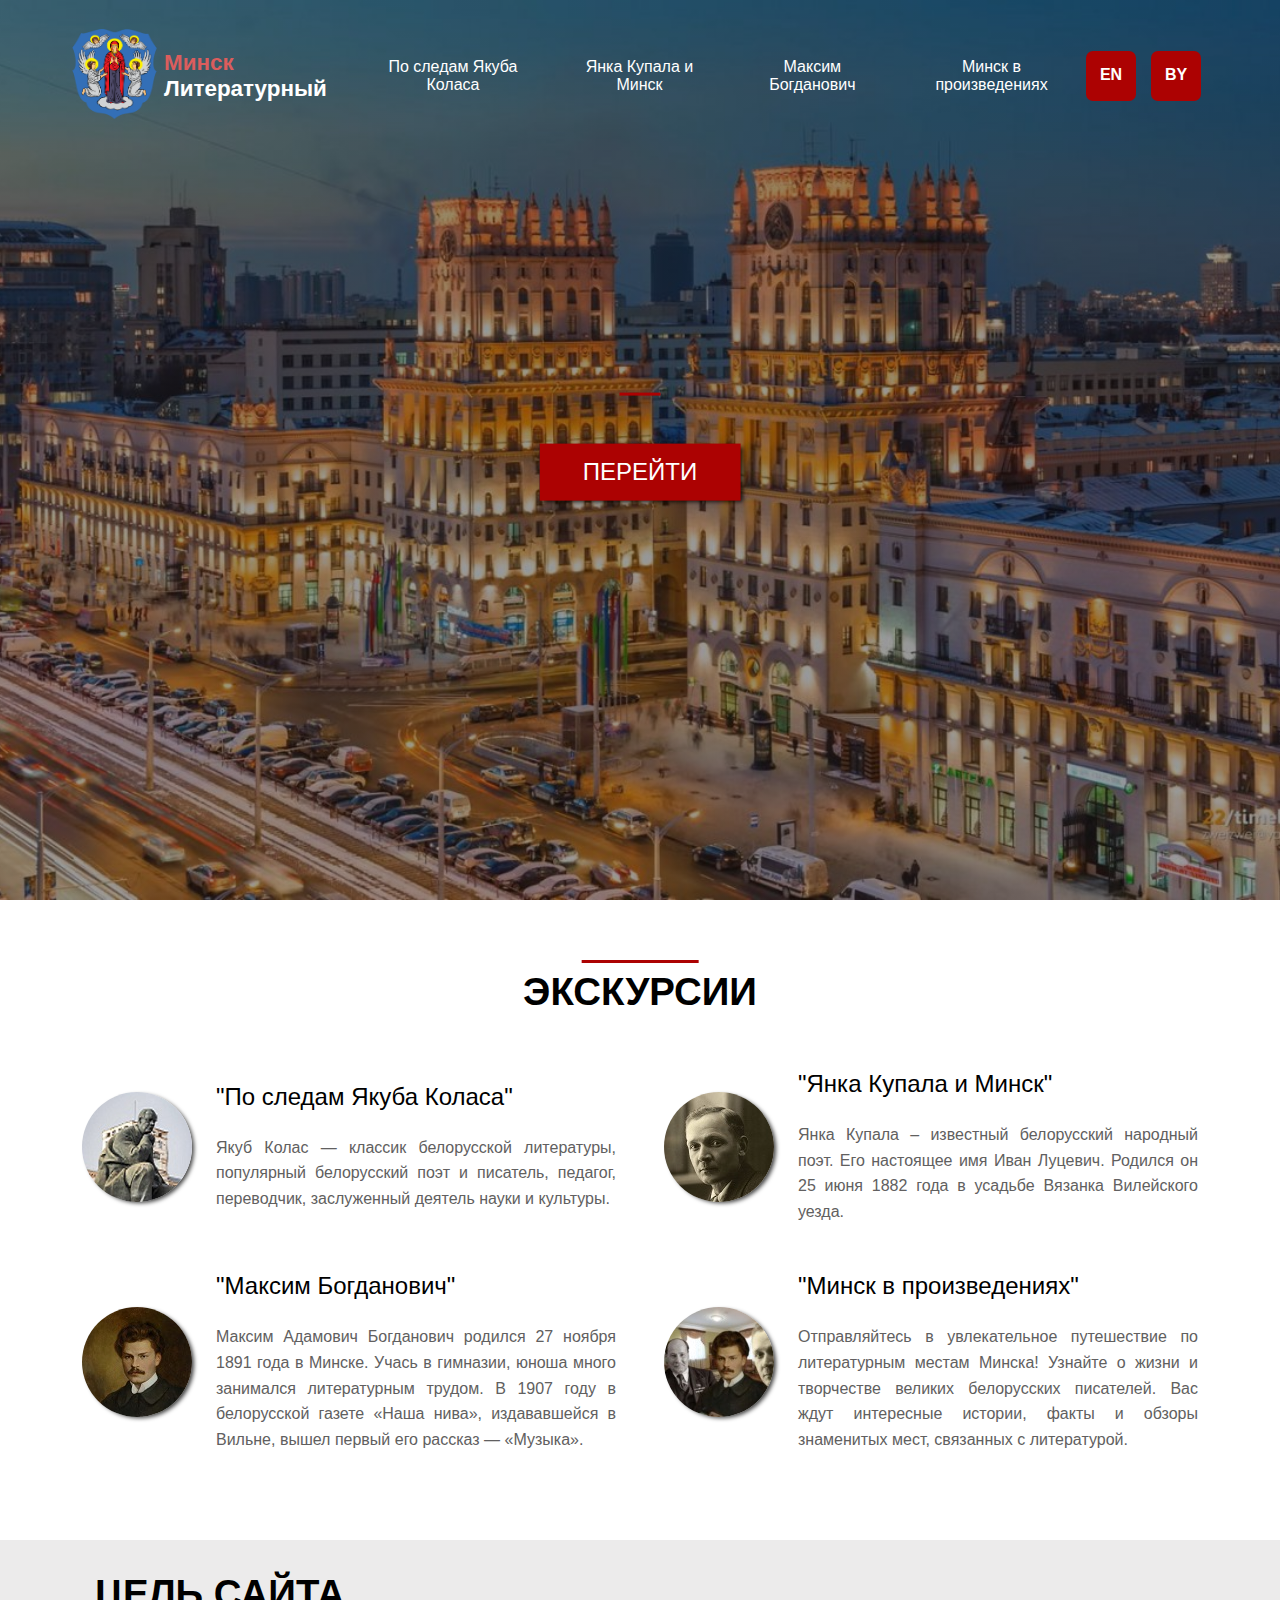
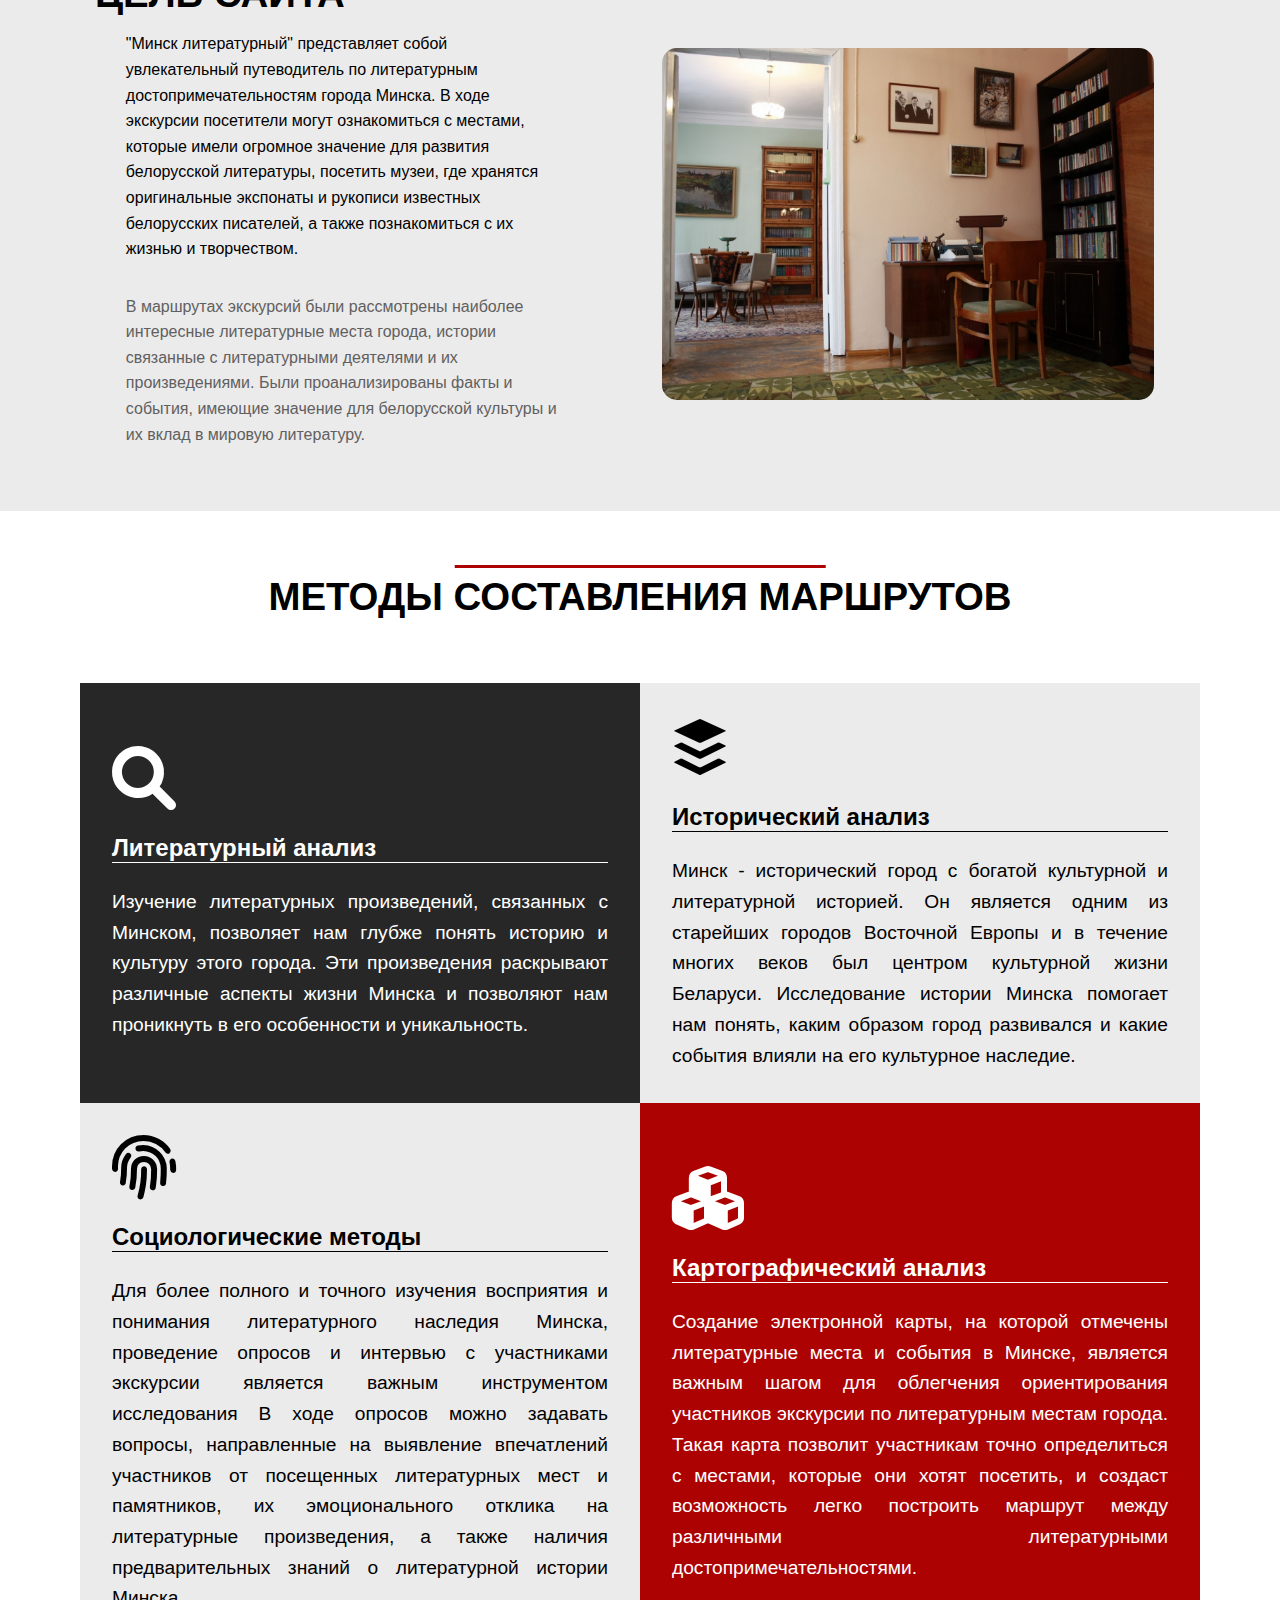
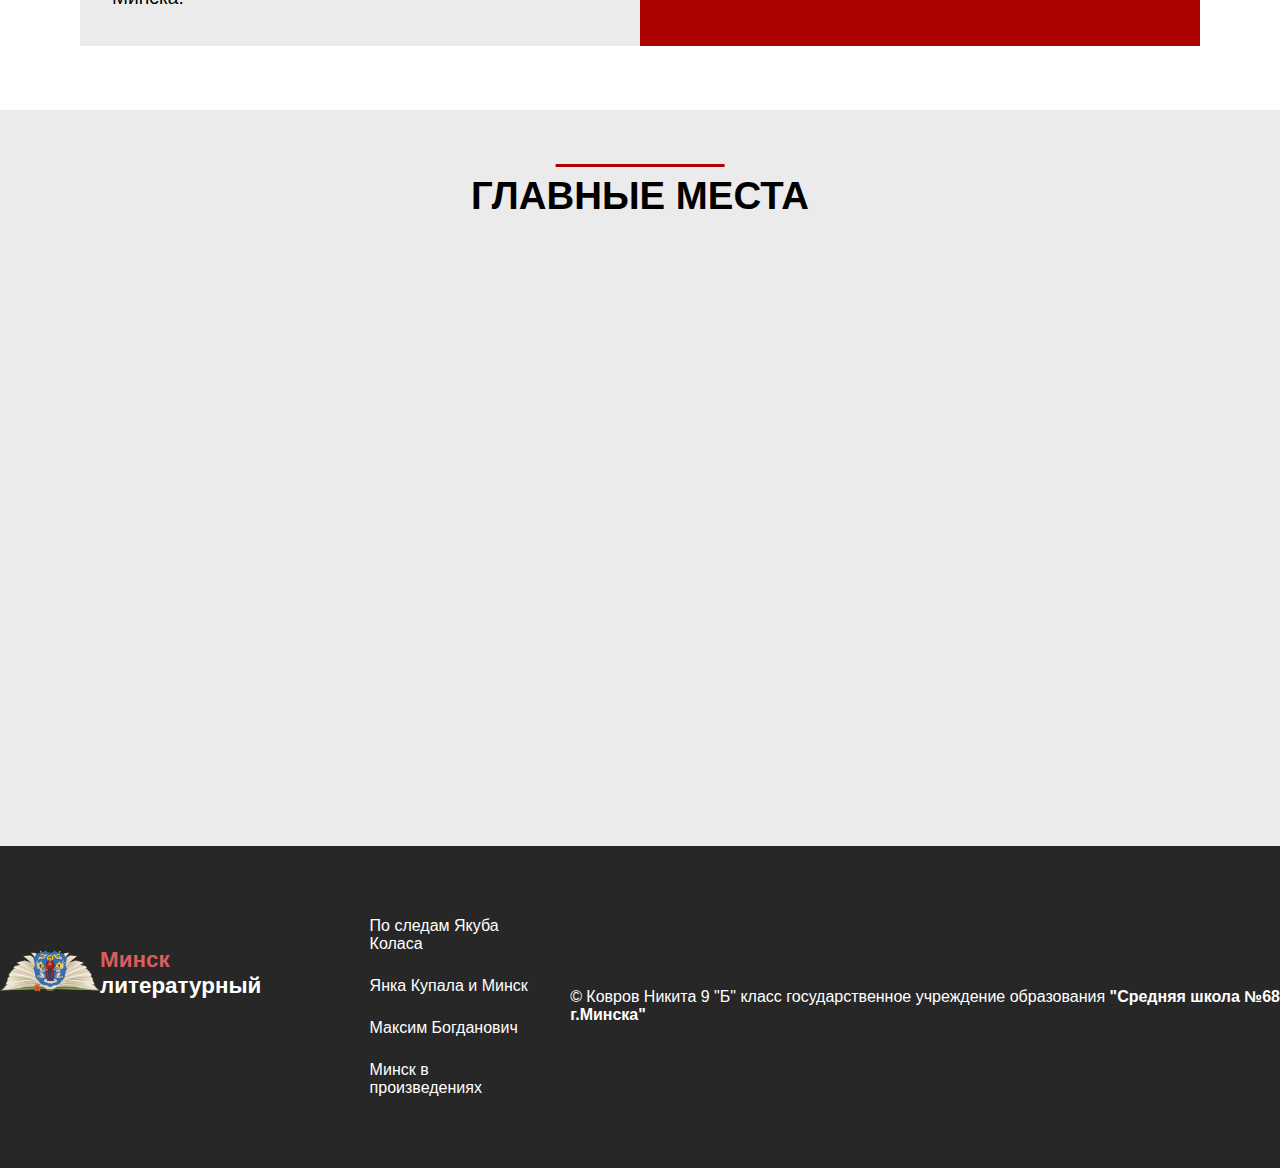
<file: index.html>
<!DOCTYPE html>
<html lang="ru">

<head>
    <meta charset="UTF-8">
    <meta http-equiv="X-UA-Compatible" content="IE=edge">
    <meta name="viewport" content="width=device-width, initial-scale=1.0">
    <title>Минск литературный - Главная</title>
    <link rel="shortcut icon" href="./img/герб.png">
    <link rel="stylesheet" href="https://cdnjs.cloudflare.com/ajax/libs/font-awesome/6.0.0/css/all.min.css">
    <link rel="stylesheet" href="./style.css">
    <link rel="stylesheet" href="./responsive.css">
</head>

<body>
    <div class="preloader-container">
        <div class="preloader-logo-container">
            <div class="preloader-img">
                <img src="./img/logo2.png" alt="logo2">
            </div>
            <div class="preloader-text">
                <a href="./index.html" class="logo-text"> <span class="logo-color">Минск</span> Литературный</a>
            </div>
        </div>
        <div class="loading-text">
            <img src="./img/150x150.gif" alt="loading-text">
        </div>
    </div>

    <section id="main-section">
        <header>
            
            <nav class="main-nav">

                <div class="logo-container">
                    <div class="burger-container">
                        <i class="burger-line"></i>
                        <i class="burger-line"></i>
                        <i class="burger-line"></i>
                    </div>
                    <a href="./index.html"><img class="logo-img" src="./img/герб.png" alt="logo-img"></a>
                    <a href="./index.html" class="logo-text"> <span class="logo-color">Минск</span> Литературный</a>

                </div>
                <div class="quick-burger">
                    <i class="quick-burger-dot"></i>
                    <i class="quick-burger-dot"></i>
                    <i class="quick-burger-dot"></i>
                </div>
                <ul class="nav-link-container" style="text-align: center;">
                    <li><a href="services/kolas.html">По следам Якуба Коласа</a></li>
                    <li><a href="services/kupala.html">Янка Купала и Минск</a></li>
                    <li><a href="services/bogdanovich.html">Максим Богданович</a></li>
                    <li><a href="services/inmap.html">Минск в произведениях</a></li>
                    <a href="index-en.html" class="language">EN</a>
                    <a href="index-by.html" class="languageBy">BY</a>
                </ul>
            </nav>
			




        </header>
        <div id="hero-section">
            <div class="first-hero-section">
                <div class="content-container-main">
                    <h1 class="hero-header hero-header-animation"></h1>
                    <div class="down-btn-container">
                        <a href="#excursion-section" class="go-down-btn">ПЕРЕЙТИ</a>
                    </div>
                </div>			
			</div>
        </div>




    </section>


    <section id="excursion-section">
        <h1 class="section-header">ЭКСКУРСИИ</h1>
        <div class="excursion-container">

            <a href="./services/kolas.html" style="color: #000;" class="hover-card">
                <div class="excursion-card">
                    <div class="excursion-icon">
                        <i class="ico kolas"></i>
                    </div>
                    <div class="excursion-dis">
                        <h2 class="excursion-dis-header">
                            "По следам Якуба Коласа"
                        </h2>
                        <p>Якуб Колас — классик белорусской литературы, популярный белорусский поэт и писатель, педагог, переводчик, заслуженный деятель науки и культуры.</p>
                    </div>
                </div>
            </a>
 
            <a href="./services/kupala.html" style="color: #000;" class="hover-card">
                <div class="excursion-card">
                    <div class="excursion-icon">
                        <i class="ico kupala"></i>
                    </div>
                    <div class="excursion-dis">
                        <h2 class="excursion-dis-header">
                            "Янка Купала и Минск"
                        </h2>
                        <p>Янка Купала – известный белорусский народный поэт. Его настоящее имя Иван Луцевич. Родился он 25 июня 1882 года в усадьбе Вязанка Вилейского уезда.</p>
                    </div>
                </div>
            </a>

            <a href="./services/bogdanovich.html" style="color: #000;" class="hover-card">
                <div class="excursion-card">
                    <div class="excursion-icon">
                        <i class="ico bogdanovich"></i>
                    </div>
                    <div class="excursion-dis">
                        <h2 class="excursion-dis-header">
                            "Максим Богданович"
                        </h2>
                        <p>Максим Адамович Богданович родился 27 ноября 1891 года в Минске. Учась в гимназии, юноша много занимался литературным трудом. В 1907 году в белорусской газете «Наша нива», издававшейся в Вильне, вышел первый его рассказ — «Музыка».</p>
                    </div>
                </div>
            </a>
            
            <a href="./services/inmap.html" style="color: #000;" class="hover-card">
                <div class="excursion-card">
                    <div class="excursion-icon">
                        <i class="ico inmap"></i>
                    </div>
                    <div class="excursion-dis">
                        <h2 class="excursion-dis-header">
                            "Минск в произведениях"
                        </h2>
                        <p>Отправляйтесь в увлекательное путешествие по литературным местам Минска! Узнайте о жизни и творчестве великих белорусских писателей. Вас ждут интересные истории, факты и обзоры знаменитых мест, связанных с литературой.</p>
                    </div>
                </div>
            </a>
        </div>
    </section>
	
    <section id="our-aim-section">
        <div class="our-aim-inner-container">
            <div class="left-our-aim-dis">
                <h1 class="aim-header section-header-aim">ЦЕЛЬ САЙТА</h1>
                <p class="main-aim-dis">
                    "Минск литературный" представляет собой увлекательный путеводитель по литературным достопримечательностям города Минска. В ходе экскурсии посетители могут ознакомиться с местами, которые имели огромное значение для развития белорусской литературы, посетить музеи, где хранятся оригинальные экспонаты и рукописи известных белорусских писателей, а также познакомиться с их жизнью и творчеством.
                </p>
                <p class="second-aim-dis">
                    В маршрутах экскурсий были рассмотрены наиболее интересные литературные места города, истории связанные с литературными деятелями и их произведениями. Были проанализированы факты и события, имеющие значение для белорусской культуры и их вклад в мировую литературу.
                </p>
            </div>
            <div class="right-aim-img-container">
                <img src="./img/museum.jpg" alt="">
            </div>
        </div>
    </section>

    <section id="our-excursion-section">
        <h1 class="section-header">МЕТОДЫ СОСТАВЛЕНИЯ МАРШРУТОВ</h1>
        <div class="metod-container metod-card-container">
            <div class="metod-card-row">
                <div class="metod-card metod-card-left">
                    <div class="metod-card-icon">
                        <i class="fa-solid fa-magnifying-glass"></i>
                    </div>
                    <div class="metod-card-dis">
                        <h2 class="metod-card-dis-header">Литературный анализ</h2>
                        <p>Изучение литературных произведений, связанных с Минском, позволяет нам глубже понять историю и культуру этого города. Эти произведения раскрывают различные аспекты жизни Минска и позволяют нам проникнуть в его особенности и уникальность.
                        </p>
                    </div>
                </div>
                <div class="metod-card metod-card-right">
                    <div class="metod-card-icon">
                        <i class="fa-brands fa-buffer"></i>
                    </div>
                    <div class="metod-card-dis">
                        <h2 class="metod-card-dis-header">Исторический анализ</h2>
                        <p>Минск - исторический город с богатой культурной и литературной историей. Он является одним из старейших городов Восточной Европы и в течение многих веков был центром культурной жизни Беларуси. Исследование истории Минска помогает нам понять, каким образом город развивался и какие события влияли на его культурное наследие.</p>
                    </div>
                </div>
            </div>
            <div class="metod-card-row">
                <div class="metod-card metod-card-left">
                    <div class="metod-card-icon">
                        <i class="fa-solid fa-fingerprint"></i>
                    </div>
                    <div class="metod-card-dis">
                        <h2 class="metod-card-dis-header">Социологические методы</h2>
                        <p>Для более полного и точного изучения восприятия и понимания литературного наследия Минска, проведение опросов и интервью с участниками экскурсии является важным инструментом исследования    В ходе опросов можно задавать вопросы, направленные на выявление впечатлений участников от посещенных литературных мест и памятников, их эмоционального отклика на литературные произведения, а также наличия предварительных знаний о литературной истории Минска.</p>
                    </div>
                </div>
                <div class="metod-card metod-card-right">
                    <div class="metod-card-icon">
                        <i class="fa-solid fa-cubes"></i>
                    </div>
                    <div class="metod-card-dis">
                        <h2 class="metod-card-dis-header">Картографический анализ</h2>
                        <p>Создание электронной карты, на которой отмечены литературные места и события в Минске, является важным шагом для облегчения ориентирования участников экскурсии по литературным местам города. Такая карта позволит участникам точно определиться с местами, которые они хотят посетить, и создаст возможность легко построить маршрут между различными литературными достопримечательностями.
                        </p>
                    </div>
                </div>
            </div>
        </div>
    </section>
	
    <section id="map-section">
        <h1 class="section-header main-h-desc-container">ГЛАВНЫЕ МЕСТА</h1>
        <div class="map-inner-container">
            <div class="form-map-container">
            <iframe src="https://yandex.ru/map-widget/v1/?um=constructor%3A6d237735648a945a8fd6bc142d0db8f967218050a1de5933951ef6cdf69239f5&amp;source=constructor" width="1280" height="719" frameborder="0"></iframe>
            </div>
        </div>
    </section>

    <footer>
        <div class="left-footer-container">
            <div class="footer-logo-container">
                <a href="./index.html"><img class="logo-img" src="./img/logo2.png" alt=""></a>
                <a href="./index.html" class="logo-text"> <span class="logo-color">Минск</span> литературный</a>
            </div>
            <ul class="footer-links-container">
                    <li><a href="services/kolas.html">По следам Якуба Коласа</a></li>
                    <li><a href="services/kupala.html">Янка Купала и Минск</a></li>
                    <li><a href="services/bogdanovich.html">Максим Богданович</a></li>
                    <li><a href="services/inmap.html">Минск в произведениях</a></li>
            </ul>
        </div>
        <div class="footer-disc-container">
            <p class="copyright">&copy; Ковров Никита 9 "Б" класс государственное учреждение образования <a href="http://sch68.minsk.edu.by/" class="school">"Средняя школа №68 г.Минска"</a></p>
        </div>
		<div class="btn-up btn-up_hide"></div>
    </footer>
</body>
<script src="https://cdnjs.cloudflare.com/ajax/libs/gsap/3.9.1/gsap.min.js"></script>
<script src="https://cdnjs.cloudflare.com/ajax/libs/jquery/3.6.0/jquery.min.js"></script>
<script src="https://smtpjs.com/v3/smtp.js"></script>
<script src="./main.js"></script>

</html>
</file>
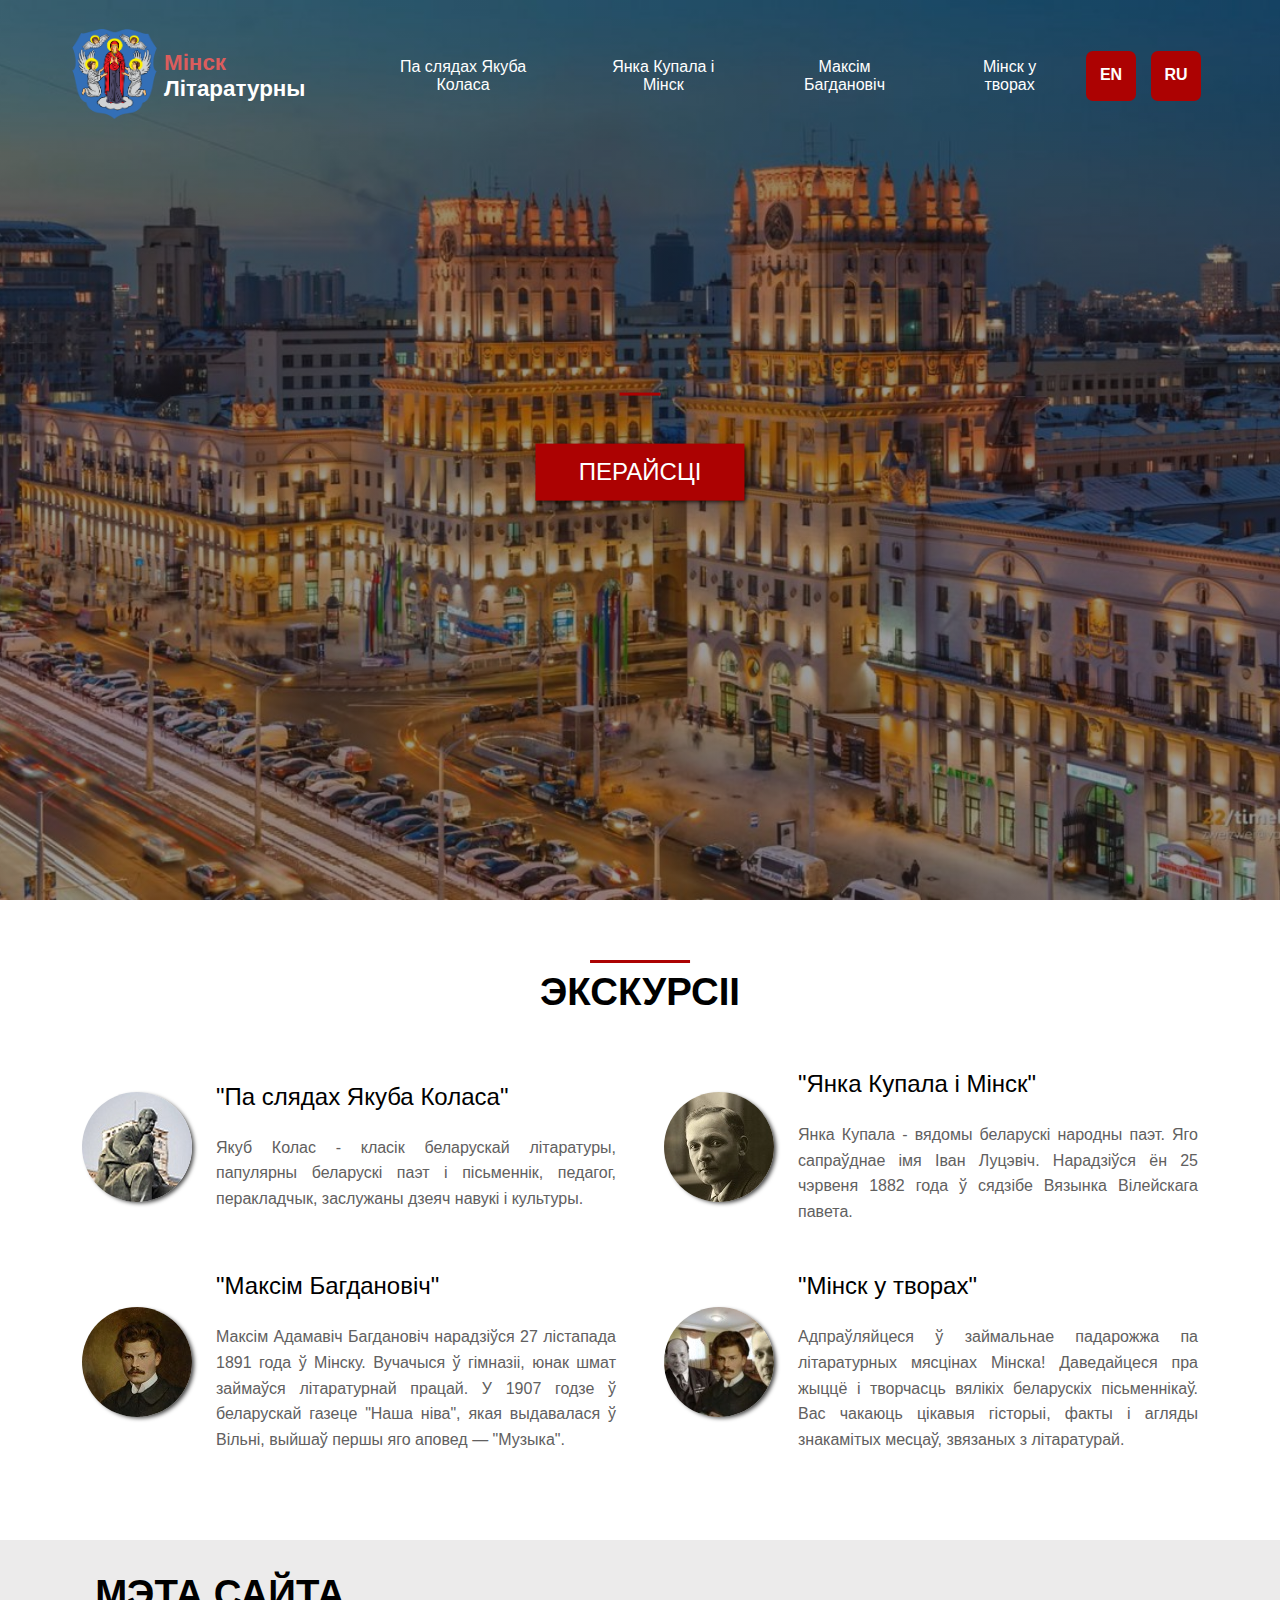
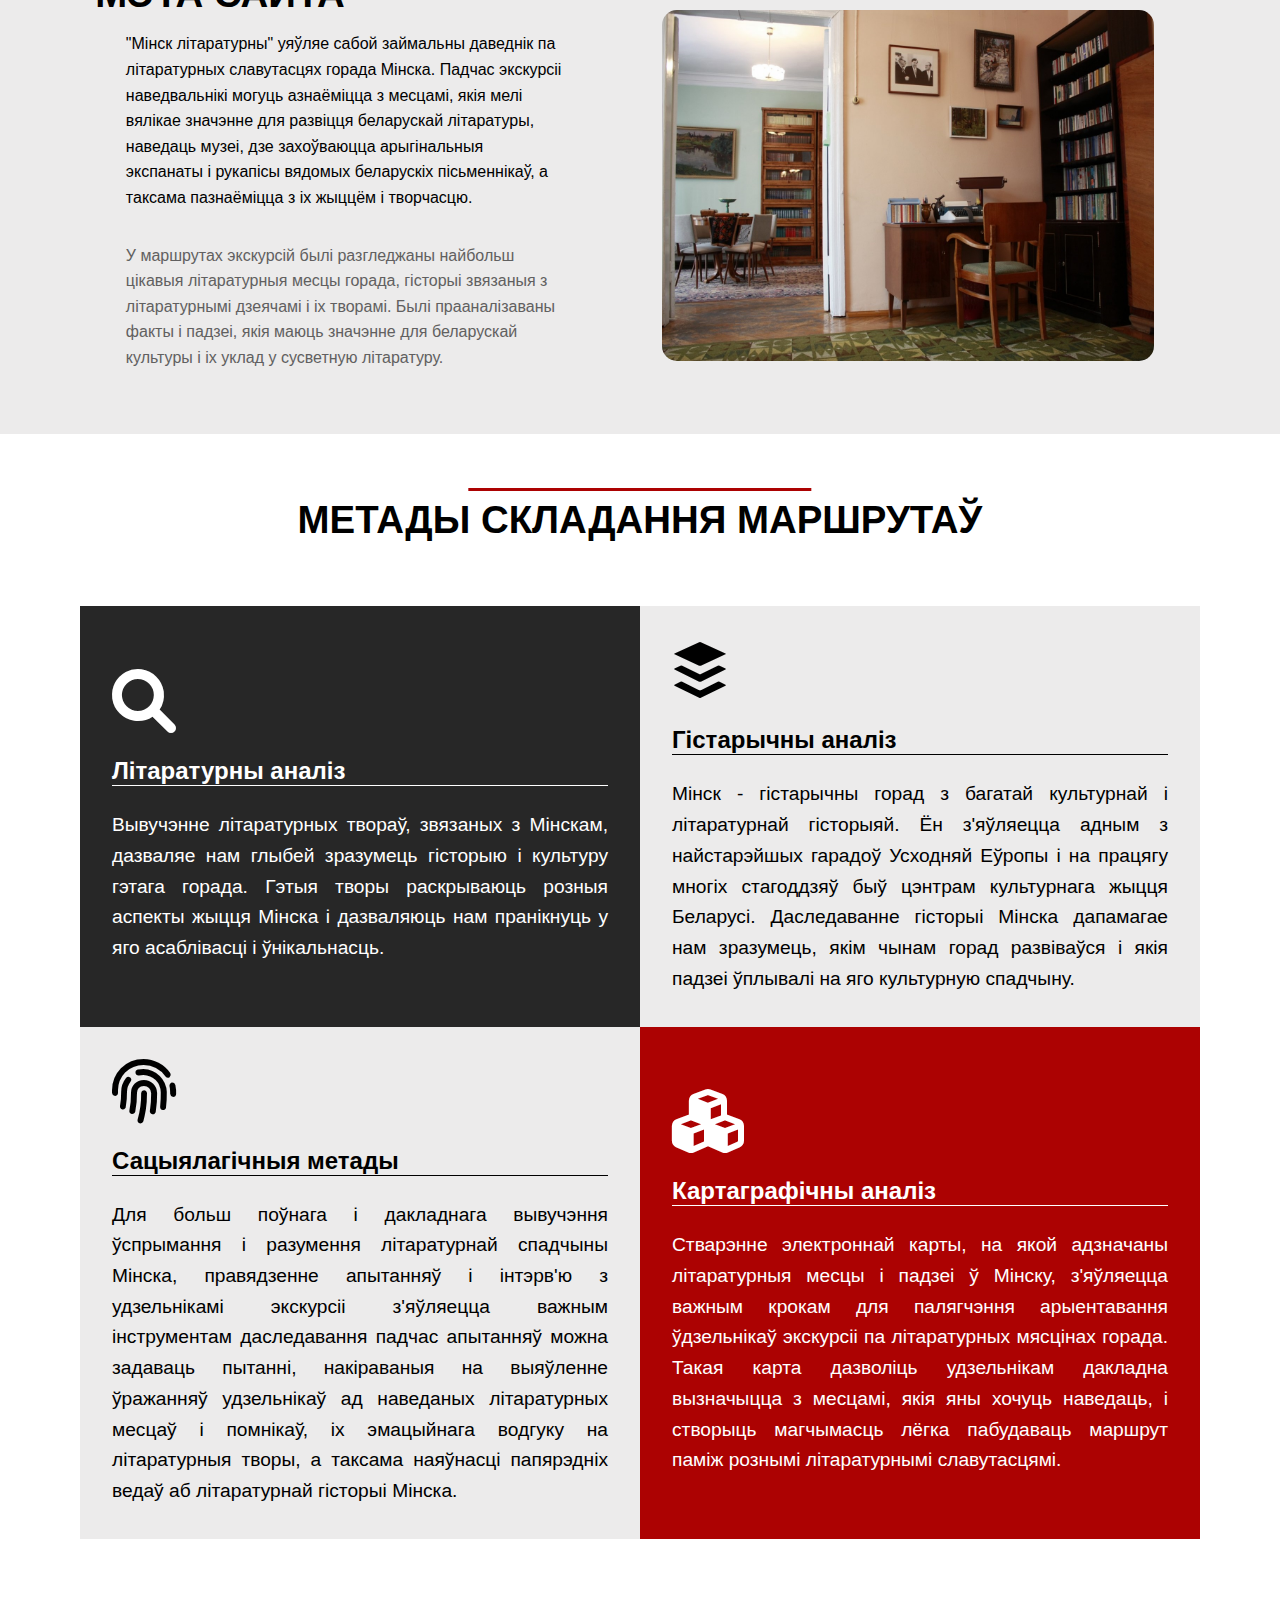
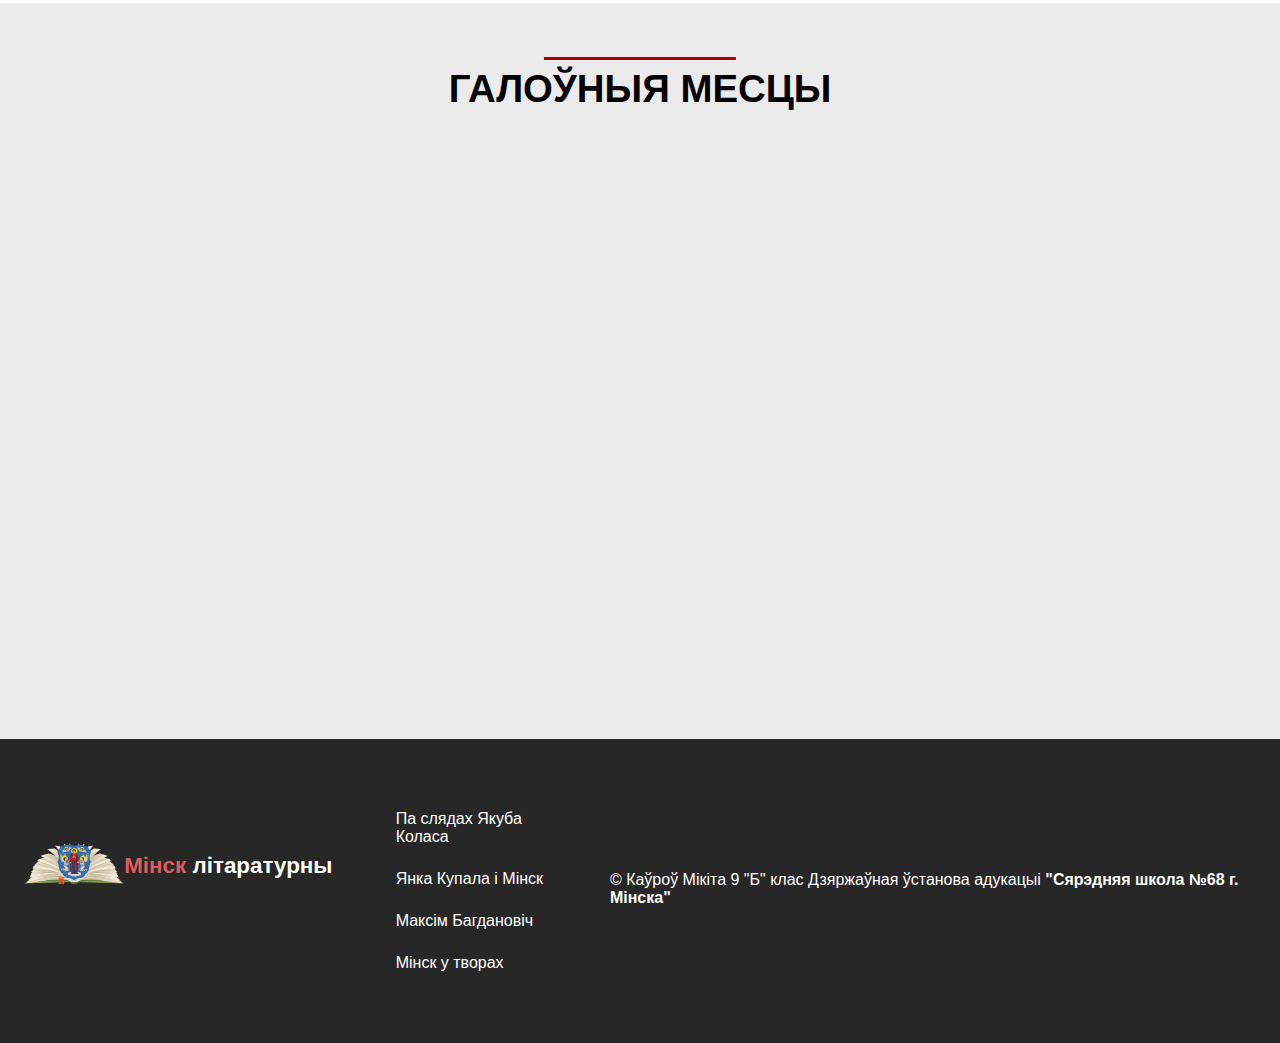
<file: index-by.html>
<!DOCTYPE html>
<html lang="ru">

<head>
    <meta charset="UTF-8">
    <meta http-equiv="X-UA-Compatible" content="IE=edge">
    <meta name="viewport" content="width=device-width, initial-scale=1.0">
    <title>Мінск літаратурны - Галоўная</title>
    <link rel="shortcut icon" href="./img/герб.png">
    <link rel="stylesheet" href="https://cdnjs.cloudflare.com/ajax/libs/font-awesome/6.0.0/css/all.min.css">
    <link rel="stylesheet" href="./style.css">
    <link rel="stylesheet" href="./responsive.css">
</head>

<body>
    <div class="preloader-container">
        <div class="preloader-logo-container">
            <div class="preloader-img">
                <img src="./img/logo2.png" alt="logo2">
            </div>
            <div class="preloader-text">
                <a href="./index.html" class="logo-text"> <span class="logo-color">Мінск</span> Літаратурны</a>
            </div>
        </div>
        <div class="loading-text">
            <img src="./img/150x150.gif" alt="loading-text">
        </div>
    </div>

    <section id="main-section">
        <header>
            
            <nav class="main-nav">

                <div class="logo-container">
                    <div class="burger-container">
                        <i class="burger-line"></i>
                        <i class="burger-line"></i>
                        <i class="burger-line"></i>
                    </div>
                    <a href="./index-by.html"><img class="logo-img" src="./img/герб.png" alt="logo-img"></a>
                    <a href="./index-by.html" class="logo-text"> <span class="logo-color">Мінск</span> Літаратурны</a>

                </div>
                <div class="quick-burger">
                    <i class="quick-burger-dot"></i>
                    <i class="quick-burger-dot"></i>
                    <i class="quick-burger-dot"></i>
                </div>
                <ul class="nav-link-container" style="text-align: center;">
                    <li><a href="services/kolas-by.html">Па слядах Якуба Коласа</a></li>
                    <li><a href="services/kupala-by.html">Янка Купала і Мінск</a></li>
                    <li><a href="services/bogdanovich-by.html">Максім Багдановіч</a></li>
                    <li><a href="services/inmap-by.html">Мінск у творах</a></li>
                    <a href="index-en.html" class="language">EN</a>
                    <a href="index.html" class="languageBy">RU</a>
                </ul>
            </nav>
			




        </header>
        <div id="hero-section">
            <div class="first-hero-section">
                <div class="content-container-main">
                    <h1 class="hero-header hero-header-animation"></h1>
                    <div class="down-btn-container">
                        <a href="#excursion-section" class="go-down-btn">ПЕРАЙСЦІ</a>
                    </div>
                </div>			
			</div>
        </div>




    </section>


    <section id="excursion-section">
        <h1 class="section-header">ЭКСКУРСІІ</h1>
        <div class="excursion-container">

            <a href="./services/kolas-by.html" style="color: #000;" class="hover-card">
                <div class="excursion-card">
                    <div class="excursion-icon">
                        <i class="ico kolas"></i>
                    </div>
                    <div class="excursion-dis">
                        <h2 class="excursion-dis-header">
                            "Па слядах Якуба Коласа"
                        </h2>
                        <p>Якуб Колас - класік беларускай літаратуры, папулярны беларускі паэт і пісьменнік, педагог, перакладчык, заслужаны дзеяч навукі і культуры.</p>
                    </div>
                </div>
            </a>
 
            <a href="./services/kupala-by.html" style="color: #000;" class="hover-card">
                <div class="excursion-card">
                    <div class="excursion-icon">
                        <i class="ico kupala"></i>
                    </div>
                    <div class="excursion-dis">
                        <h2 class="excursion-dis-header">
                            "Янка Купала і Мінск"
                        </h2>
                        <p>Янка Купала - вядомы беларускі народны паэт. Яго сапраўднае імя Іван Луцэвіч. Нарадзіўся ён 25 чэрвеня 1882 года ў сядзібе Вязынка Вілейскага павета.</p>
                    </div>
                </div>
            </a>

            <a href="./services/bogdanovich-by.html" style="color: #000;" class="hover-card">
                <div class="excursion-card">
                    <div class="excursion-icon">
                        <i class="ico bogdanovich"></i>
                    </div>
                    <div class="excursion-dis">
                        <h2 class="excursion-dis-header">
                            "Максім Багдановіч"
                        </h2>
                        <p>Максім Адамавіч Багдановіч нарадзіўся 27 лістапада 1891 года ў Мінску. Вучачыся ў гімназіі, юнак шмат займаўся літаратурнай працай. У 1907 годзе ў беларускай газеце "Наша ніва", якая выдавалася ў Вільні, выйшаў першы яго аповед — "Музыка".</p>
                    </div>
                </div>
            </a>
            
            <a href="./services/inmap-by.html" style="color: #000;" class="hover-card">
                <div class="excursion-card">
                    <div class="excursion-icon">
                        <i class="ico inmap"></i>
                    </div>
                    <div class="excursion-dis">
                        <h2 class="excursion-dis-header">
                            "Мінск у творах"
                        </h2>
                        <p>Адпраўляйцеся ў займальнае падарожжа па літаратурных мясцінах Мінска! Даведайцеся пра жыццё і творчасць вялікіх беларускіх пісьменнікаў. Вас чакаюць цікавыя гісторыі, факты і агляды знакамітых месцаў, звязаных з літаратурай.</p>
                    </div>
                </div>
            </a>
        </div>
    </section>
	
    <section id="our-aim-section">
        <div class="our-aim-inner-container">
            <div class="left-our-aim-dis">
                <h1 class="aim-header section-header-aim">МЭТА САЙТА</h1>
                <p class="main-aim-dis">
                    "Мінск літаратурны" уяўляе сабой займальны даведнік па літаратурных славутасцях горада Мінска. Падчас экскурсіі наведвальнікі могуць азнаёміцца з месцамі, якія мелі вялікае значэнне для развіцця беларускай літаратуры, наведаць музеі, дзе захоўваюцца арыгінальныя экспанаты і рукапісы вядомых беларускіх пісьменнікаў, а таксама пазнаёміцца з іх жыццём і творчасцю.
                </p>
                <p class="second-aim-dis">
                    У маршрутах экскурсій былі разгледжаны найбольш цікавыя літаратурныя месцы горада, гісторыі звязаныя з літаратурнымі дзеячамі і іх творамі. Былі прааналізаваны факты і падзеі, якія маюць значэнне для беларускай культуры і іх уклад у сусветную літаратуру.
                </p>
            </div>
            <div class="right-aim-img-container">
                <img src="./img/museum.jpg" alt="">
            </div>
        </div>
    </section>

    <section id="our-excursion-section">
        <h1 class="section-header">МЕТАДЫ СКЛАДАННЯ МАРШРУТАЎ</h1>
        <div class="metod-container metod-card-container">
            <div class="metod-card-row">
                <div class="metod-card metod-card-left">
                    <div class="metod-card-icon">
                        <i class="fa-solid fa-magnifying-glass"></i>
                    </div>
                    <div class="metod-card-dis">
                        <h2 class="metod-card-dis-header">Літаратурны аналіз</h2>
                        <p>Вывучэнне літаратурных твораў, звязаных з Мінскам, дазваляе нам глыбей зразумець гісторыю і культуру гэтага горада. Гэтыя творы раскрываюць розныя аспекты жыцця Мінска і дазваляюць нам пранікнуць у яго асаблівасці і ўнікальнасць.
                        </p>
                    </div>
                </div>
                <div class="metod-card metod-card-right">
                    <div class="metod-card-icon">
                        <i class="fa-brands fa-buffer"></i>
                    </div>
                    <div class="metod-card-dis">
                        <h2 class="metod-card-dis-header">Гістарычны аналіз</h2>
                        <p>Мінск - гістарычны горад з багатай культурнай і літаратурнай гісторыяй. Ён з'яўляецца адным з найстарэйшых гарадоў Усходняй Еўропы і на працягу многіх стагоддзяў быў цэнтрам культурнага жыцця Беларусі. Даследаванне гісторыі Мінска дапамагае нам зразумець, якім чынам горад развіваўся і якія падзеі ўплывалі на яго культурную спадчыну.</p>
                    </div>
                </div>
            </div>
            <div class="metod-card-row">
                <div class="metod-card metod-card-left">
                    <div class="metod-card-icon">
                        <i class="fa-solid fa-fingerprint"></i>
                    </div>
                    <div class="metod-card-dis">
                        <h2 class="metod-card-dis-header">Сацыялагічныя метады</h2>
                        <p>Для больш поўнага і дакладнага вывучэння ўспрымання і разумення літаратурнай спадчыны Мінска, правядзенне апытанняў і інтэрв'ю з удзельнікамі экскурсіі з'яўляецца важным інструментам даследавання падчас апытанняў можна задаваць пытанні, накіраваныя на выяўленне ўражанняў удзельнікаў ад наведаных літаратурных месцаў і помнікаў, іх эмацыйнага водгуку на літаратурныя творы, а таксама наяўнасці папярэдніх ведаў аб літаратурнай гісторыі Мінска.</p>
                    </div>
                </div>
                <div class="metod-card metod-card-right">
                    <div class="metod-card-icon">
                        <i class="fa-solid fa-cubes"></i>
                    </div>
                    <div class="metod-card-dis">
                        <h2 class="metod-card-dis-header">Картаграфічны аналіз</h2>
                        <p>Стварэнне электроннай карты, на якой адзначаны літаратурныя месцы і падзеі ў Мінску, з'яўляецца важным крокам для палягчэння арыентавання ўдзельнікаў экскурсіі па літаратурных мясцінах горада. Такая карта дазволіць удзельнікам дакладна вызначыцца з месцамі, якія яны хочуць наведаць, і створыць магчымасць лёгка пабудаваць маршрут паміж рознымі літаратурнымі славутасцямі.
                        </p>
                    </div>
                </div>
            </div>
        </div>
    </section>
	
    <section id="map-section">
        <h1 class="section-header main-h-desc-container">ГАЛОЎНЫЯ МЕСЦЫ</h1>
        <div class="map-inner-container">
            <div class="form-map-container">
                <iframe src="https://yandex.ru/map-widget/v1/?um=constructor%3A6d237735648a945a8fd6bc142d0db8f967218050a1de5933951ef6cdf69239f5&amp;source=constructor" width="1280" height="719" frameborder="0"></iframe>
            </div>
        </div>
    </section>

    <footer>
        <div class="left-footer-container">
            <div class="footer-logo-container">
                <a href="./index-by.html"><img class="logo-img" src="./img/logo2.png" alt=""></a>
                <a href="./index-by.html" class="logo-text"> <span class="logo-color">Мінск</span> літаратурны</a>
            </div>
            <ul class="footer-links-container">
                    <li><a href="services/kolas-by.html">Па слядах Якуба Коласа</a></li>
                    <li><a href="services/kupala-by.html">Янка Купала і Мінск</a></li>
                    <li><a href="services/bogdanovich-by.html">Максім Багдановіч</a></li>
                    <li><a href="services/inmap-by.html">Мінск у творах</a></li>
            </ul>
        </div>
        <div class="footer-disc-container">
            <p class="copyright">&copy; Каўроў Мікіта 9 "Б" клас Дзяржаўная ўстанова адукацыі <a href="http://sch68.minsk.edu.by/" class="school">"Сярэдняя школа №68 г. Мінска"</a></p>
        </div>
		<div class="btn-up btn-up_hide"></div>
    </footer>
</body>
<script src="https://cdnjs.cloudflare.com/ajax/libs/gsap/3.9.1/gsap.min.js"></script>
<script src="https://cdnjs.cloudflare.com/ajax/libs/jquery/3.6.0/jquery.min.js"></script>
<script src="https://smtpjs.com/v3/smtp.js"></script>
<script src="./main-by.js"></script>

</html>
</file>
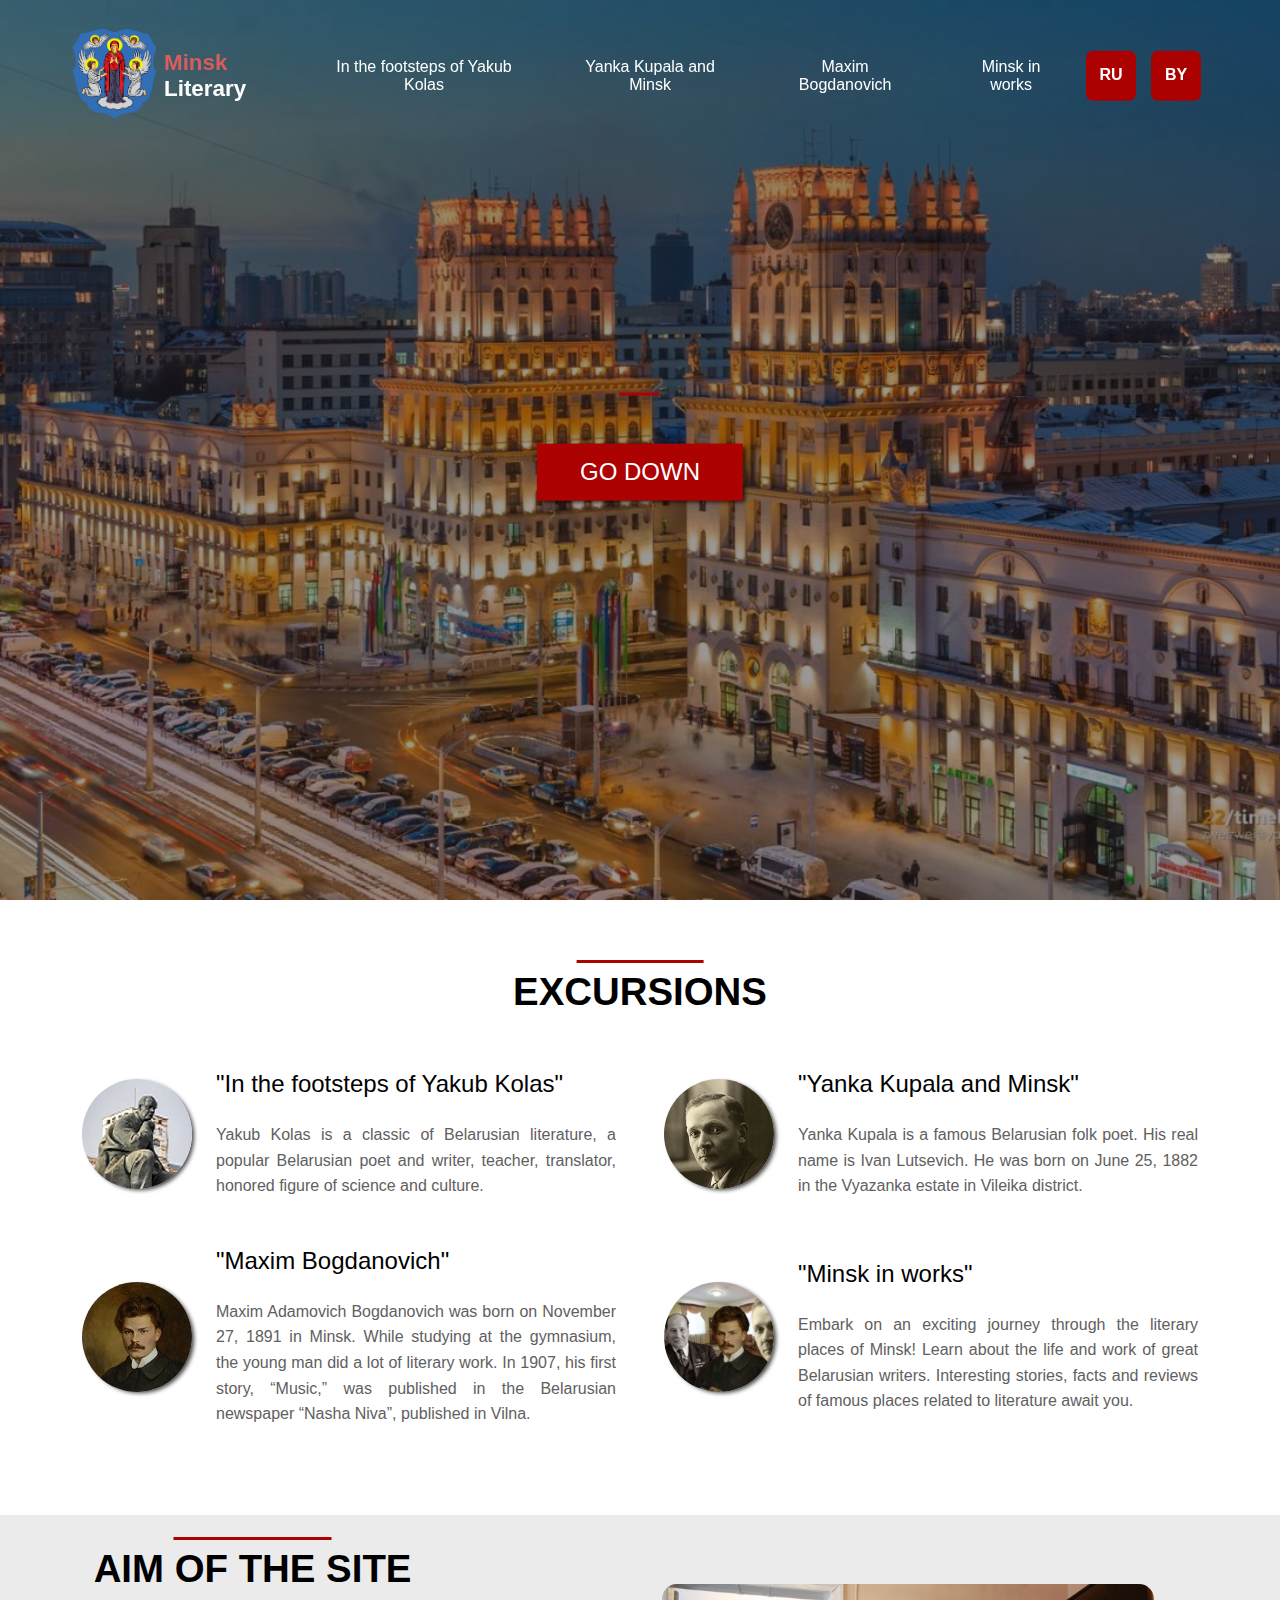
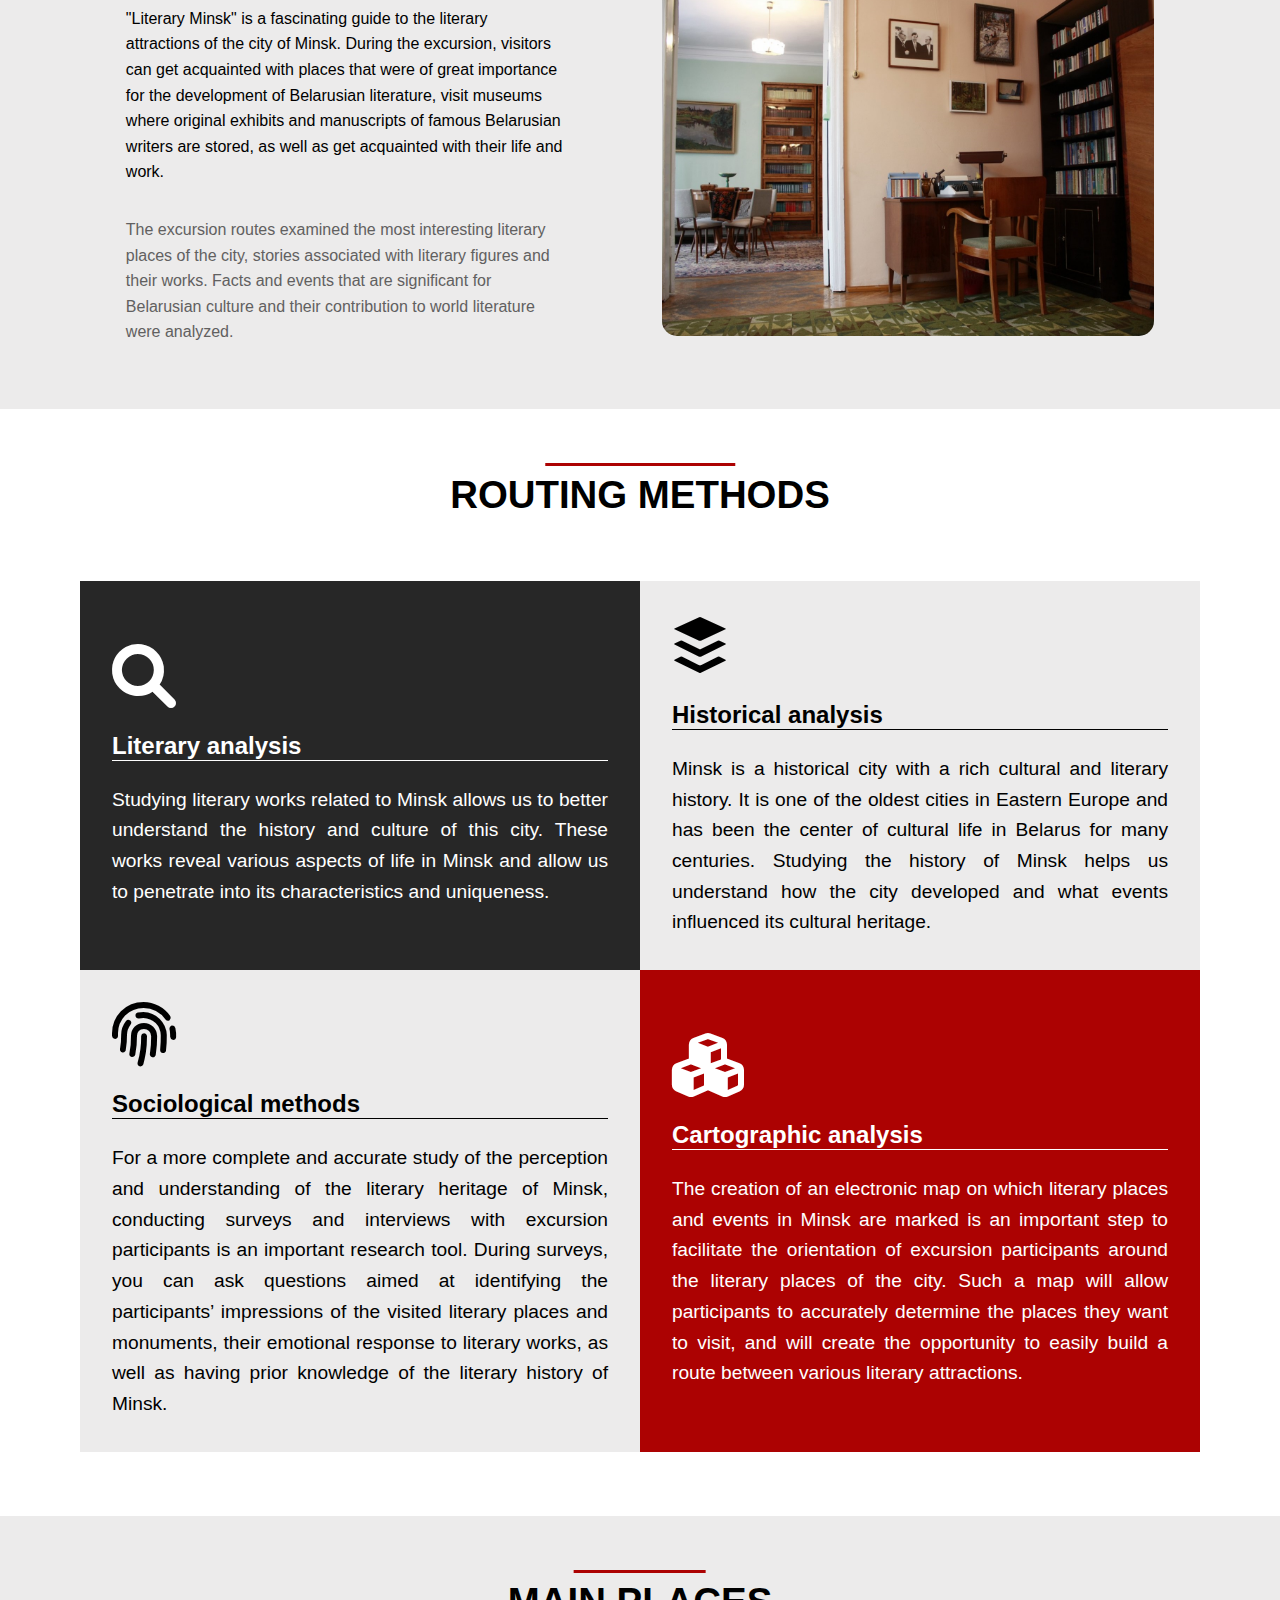
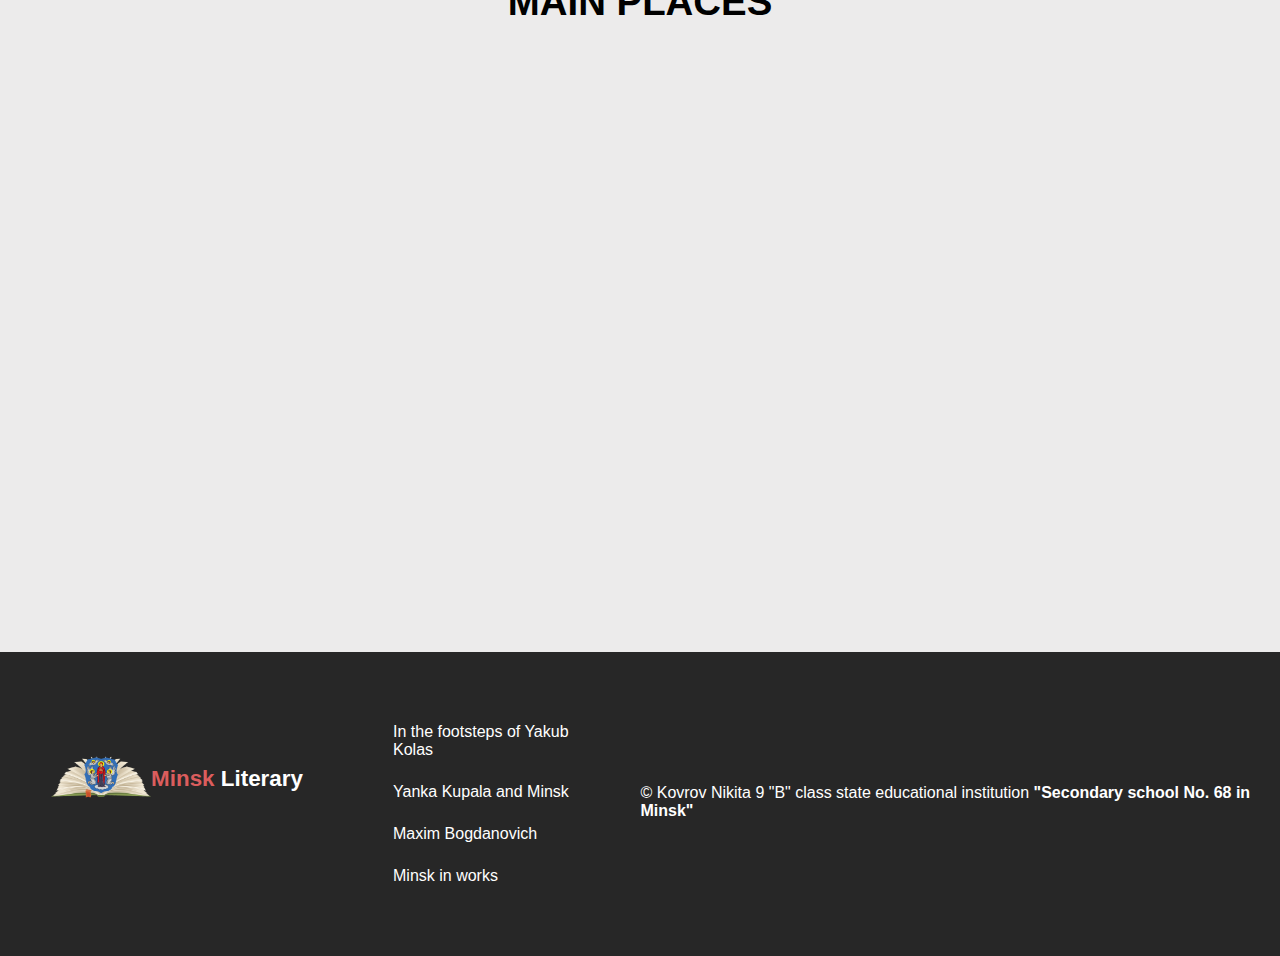
<file: index-en.html>
<!DOCTYPE html>
<html lang="en">

<head>
    <meta charset="UTF-8">
    <meta http-equiv="X-UA-Compatible" content="IE=edge">
    <meta name="viewport" content="width=device-width, initial-scale=1.0">
    <title>Minsk Literary - Home</title>
    <link rel="shortcut icon" href="./img/герб.png">
    <link rel="stylesheet" href="https://cdnjs.cloudflare.com/ajax/libs/font-awesome/6.0.0/css/all.min.css">
    <link rel="stylesheet" href="./style.css">
    <link rel="stylesheet" href="./responsive.css">
</head>

<body>
    <div class="preloader-container">
        <div class="preloader-logo-container">
            <div class="preloader-img">
                <img src="./img/logo2.png" alt="logo2">
            </div>
            <div class="preloader-text">
                <a href="./index.html" class="logo-text"> <span class="logo-color">Minsk</span> Literary</a>
            </div>
        </div>
        <div class="loading-text">
            <img src="./img/150x150.gif" alt="loading-text">
        </div>
    </div>

    <section id="main-section">
        <header>
            
            <nav class="main-nav">

                <div class="logo-container">
                    <div class="burger-container">
                        <i class="burger-line"></i>
                        <i class="burger-line"></i>
                        <i class="burger-line"></i>
                    </div>
                    <a href="./index-en.html"><img class="logo-img" src="./img/герб.png" alt="logo-img"></a>
                    <a href="./index-en.html" class="logo-text"> <span class="logo-color">Minsk</span> Literary</a>

                </div>
                <div class="quick-burger">
                    <i class="quick-burger-dot"></i>
                    <i class="quick-burger-dot"></i>
                    <i class="quick-burger-dot"></i>
                </div>
                <ul class="nav-link-container" style="text-align: center;">
                    <li><a href="services/kolas-en.html">In the footsteps of Yakub Kolas</a></li>
                    <li><a href="services/kupala-en.html">Yanka Kupala and Minsk</a></li>
                    <li><a href="services/bogdanovich-en.html">Maxim Bogdanovich</a></li>
                    <li><a href="services/inmap-en.html">Minsk in works</a></li>
                    <a href="index.html" class="language">RU</a>
                    <a href="index-by.html" class="languageBy">BY</a>
                </ul>
            </nav>
			



        </header>
        <div id="hero-section">
            <div class="first-hero-section">
                <div class="content-container-main">
                    <h1 class="hero-header hero-header-animation"></h1>
                    <div class="down-btn-container">
                        <a href="#excursion-section" class="go-down-btn">GO DOWN</a>
                    </div>
                </div>			
			</div>
        </div>




    </section>


    <section id="excursion-section">
        <h1 class="section-header">EXCURSIONS</h1>
        <div class="excursion-container">

            <a href="./services/kolas-en.html" style="color: #000;" class="hover-card">
                <div class="excursion-card">
                    <div class="excursion-icon">
                        <i class="ico kolas"></i>
                    </div>
                    <div class="excursion-dis">
                        <h2 class="excursion-dis-header">
                            "In the footsteps of Yakub Kolas"
                        </h2>
                        <p>Yakub Kolas is a classic of Belarusian literature, a popular Belarusian poet and writer, teacher, translator, honored figure of science and culture.</p>
                    </div>
                </div>
            </a>
 
            <a href="./services/kupala-en.html" style="color: #000;" class="hover-card">
                <div class="excursion-card">
                    <div class="excursion-icon">
                        <i class="ico kupala"></i>
                    </div>
                    <div class="excursion-dis">
                        <h2 class="excursion-dis-header">
                            "Yanka Kupala and Minsk"
                        </h2>
                        <p>Yanka Kupala is a famous Belarusian folk poet. His real name is Ivan Lutsevich. He was born on June 25, 1882 in the Vyazanka estate in Vileika district.</p>
                    </div>
                </div>
            </a>

            <a href="./services/bogdanovich-en.html" style="color: #000;" class="hover-card">
                <div class="excursion-card">
                    <div class="excursion-icon">
                        <i class="ico bogdanovich"></i>
                    </div>
                    <div class="excursion-dis">
                        <h2 class="excursion-dis-header">
                            "Maxim Bogdanovich"
                        </h2>
                        <p>Maxim Adamovich Bogdanovich was born on November 27, 1891 in Minsk. While studying at the gymnasium, the young man did a lot of literary work. In 1907, his first story, “Music,” was published in the Belarusian newspaper “Nasha Niva”, published in Vilna.</p>
                    </div>
                </div>
            </a>
            
            <a href="./services/inmap-en.html" style="color: #000;" class="hover-card">
                <div class="excursion-card">
                    <div class="excursion-icon">
                        <i class="ico inmap"></i>
                    </div>
                    <div class="excursion-dis">
                        <h2 class="excursion-dis-header">
                            "Minsk in works"
                        </h2>
                        <p>Embark on an exciting journey through the literary places of Minsk! Learn about the life and work of great Belarusian writers. Interesting stories, facts and reviews of famous places related to literature await you.</p>
                    </div>
                </div>
            </a>
        </div>
    </section>
	
    <section id="our-aim-section">
        <div class="our-aim-inner-container">
            <div class="left-our-aim-dis">
                <h1 class="aim-header section-header" style="transform: translateX(-79%);">AIM OF THE SITE</h1>
                <p class="main-aim-dis">
                    "Literary Minsk" is a fascinating guide to the literary attractions of the city of Minsk. During the excursion, visitors can get acquainted with places that were of great importance for the development of Belarusian literature, visit museums where original exhibits and manuscripts of famous Belarusian writers are stored, as well as get acquainted with their life and work.
                </p>
                <p class="second-aim-dis">
                    The excursion routes examined the most interesting literary places of the city, stories associated with literary figures and their works. Facts and events that are significant for Belarusian culture and their contribution to world literature were analyzed.
                </p>
            </div>
            <div class="right-aim-img-container">
                <img src="./img/museum.jpg" alt="">
            </div>
        </div>
    </section>

    <section id="our-excursion-section">
        <h1 class="section-header">ROUTING METHODS</h1>
        <div class="metod-container metod-card-container">
            <div class="metod-card-row">
                <div class="metod-card metod-card-left">
                    <div class="metod-card-icon">
                        <i class="fa-solid fa-magnifying-glass"></i>
                    </div>
                    <div class="metod-card-dis">
                        <h2 class="metod-card-dis-header">Literary analysis</h2>
                        <p>Studying literary works related to Minsk allows us to better understand the history and culture of this city. These works reveal various aspects of life in Minsk and allow us to penetrate into its characteristics and uniqueness.
                        </p>
                    </div>
                </div>
                <div class="metod-card metod-card-right">
                    <div class="metod-card-icon">
                        <i class="fa-brands fa-buffer"></i>
                    </div>
                    <div class="metod-card-dis">
                        <h2 class="metod-card-dis-header">Historical analysis</h2>
                        <p>Minsk is a historical city with a rich cultural and literary history. It is one of the oldest cities in Eastern Europe and has been the center of cultural life in Belarus for many centuries. Studying the history of Minsk helps us understand how the city developed and what events influenced its cultural heritage.</p>
                    </div>
                </div>
            </div>
            <div class="metod-card-row">
                <div class="metod-card metod-card-left">
                    <div class="metod-card-icon">
                        <i class="fa-solid fa-fingerprint"></i>
                    </div>
                    <div class="metod-card-dis">
                        <h2 class="metod-card-dis-header">Sociological methods</h2>
                        <p>For a more complete and accurate study of the perception and understanding of the literary heritage of Minsk, conducting surveys and interviews with excursion participants is an important research tool. During surveys, you can ask questions aimed at identifying the participants’ impressions of the visited literary places and monuments, their emotional response to literary works, as well as having prior knowledge of the literary history of Minsk.</p>
                    </div>
                </div>
                <div class="metod-card metod-card-right">
                    <div class="metod-card-icon">
                        <i class="fa-solid fa-cubes"></i>
                    </div>
                    <div class="metod-card-dis">
                        <h2 class="metod-card-dis-header">Cartographic analysis</h2>
                        <p>The creation of an electronic map on which literary places and events in Minsk are marked is an important step to facilitate the orientation of excursion participants around the literary places of the city. Such a map will allow participants to accurately determine the places they want to visit, and will create the opportunity to easily build a route between various literary attractions.
                        </p>
                    </div>
                </div>
            </div>
        </div>
    </section>
	
    <section id="map-section">
        <h1 class="section-header main-h-desc-container">MAIN PLACES</h1>
        <div class="map-inner-container">
            <div class="form-map-container">
                <iframe src="https://yandex.ru/map-widget/v1/?um=constructor%3A6d237735648a945a8fd6bc142d0db8f967218050a1de5933951ef6cdf69239f5&amp;source=constructor" width="1280" height="719" frameborder="0"></iframe>
            </div>
        </div>
    </section>

    <footer>
        <div class="left-footer-container">
            <div class="footer-logo-container">
                <a href="./index.html"><img class="logo-img" src="./img/logo2.png" alt=""></a>
                <a href="./index.html" class="logo-text"> <span class="logo-color">Minsk</span> Literary</a>
            </div>
            <ul class="footer-links-container">
                    <li><a href="services/kolas-en.html">In the footsteps of Yakub Kolas</a></li>
                    <li><a href="services/kupala-en.html">Yanka Kupala and Minsk</a></li>
                    <li><a href="services/bogdanovich-en.html">Maxim Bogdanovich</a></li>
                    <li><a href="services/inmap-en.html">Minsk in works</a></li>
            </ul>
        </div>
        <div class="footer-disc-container">
            <p class="copyright">&copy; Kovrov Nikita 9 "B" class state educational institution <a href="http://sch68.minsk.edu.by/" class="school">"Secondary school No. 68 in Minsk"</a></p>
        </div>
		<div class="btn-up btn-up_hide"></div>
    </footer>
</body>
<script src="https://cdnjs.cloudflare.com/ajax/libs/gsap/3.9.1/gsap.min.js"></script>
<script src="https://cdnjs.cloudflare.com/ajax/libs/jquery/3.6.0/jquery.min.js"></script>
<script src="https://smtpjs.com/v3/smtp.js"></script>
<script src="./main-en.js"></script>

</html>
</file>
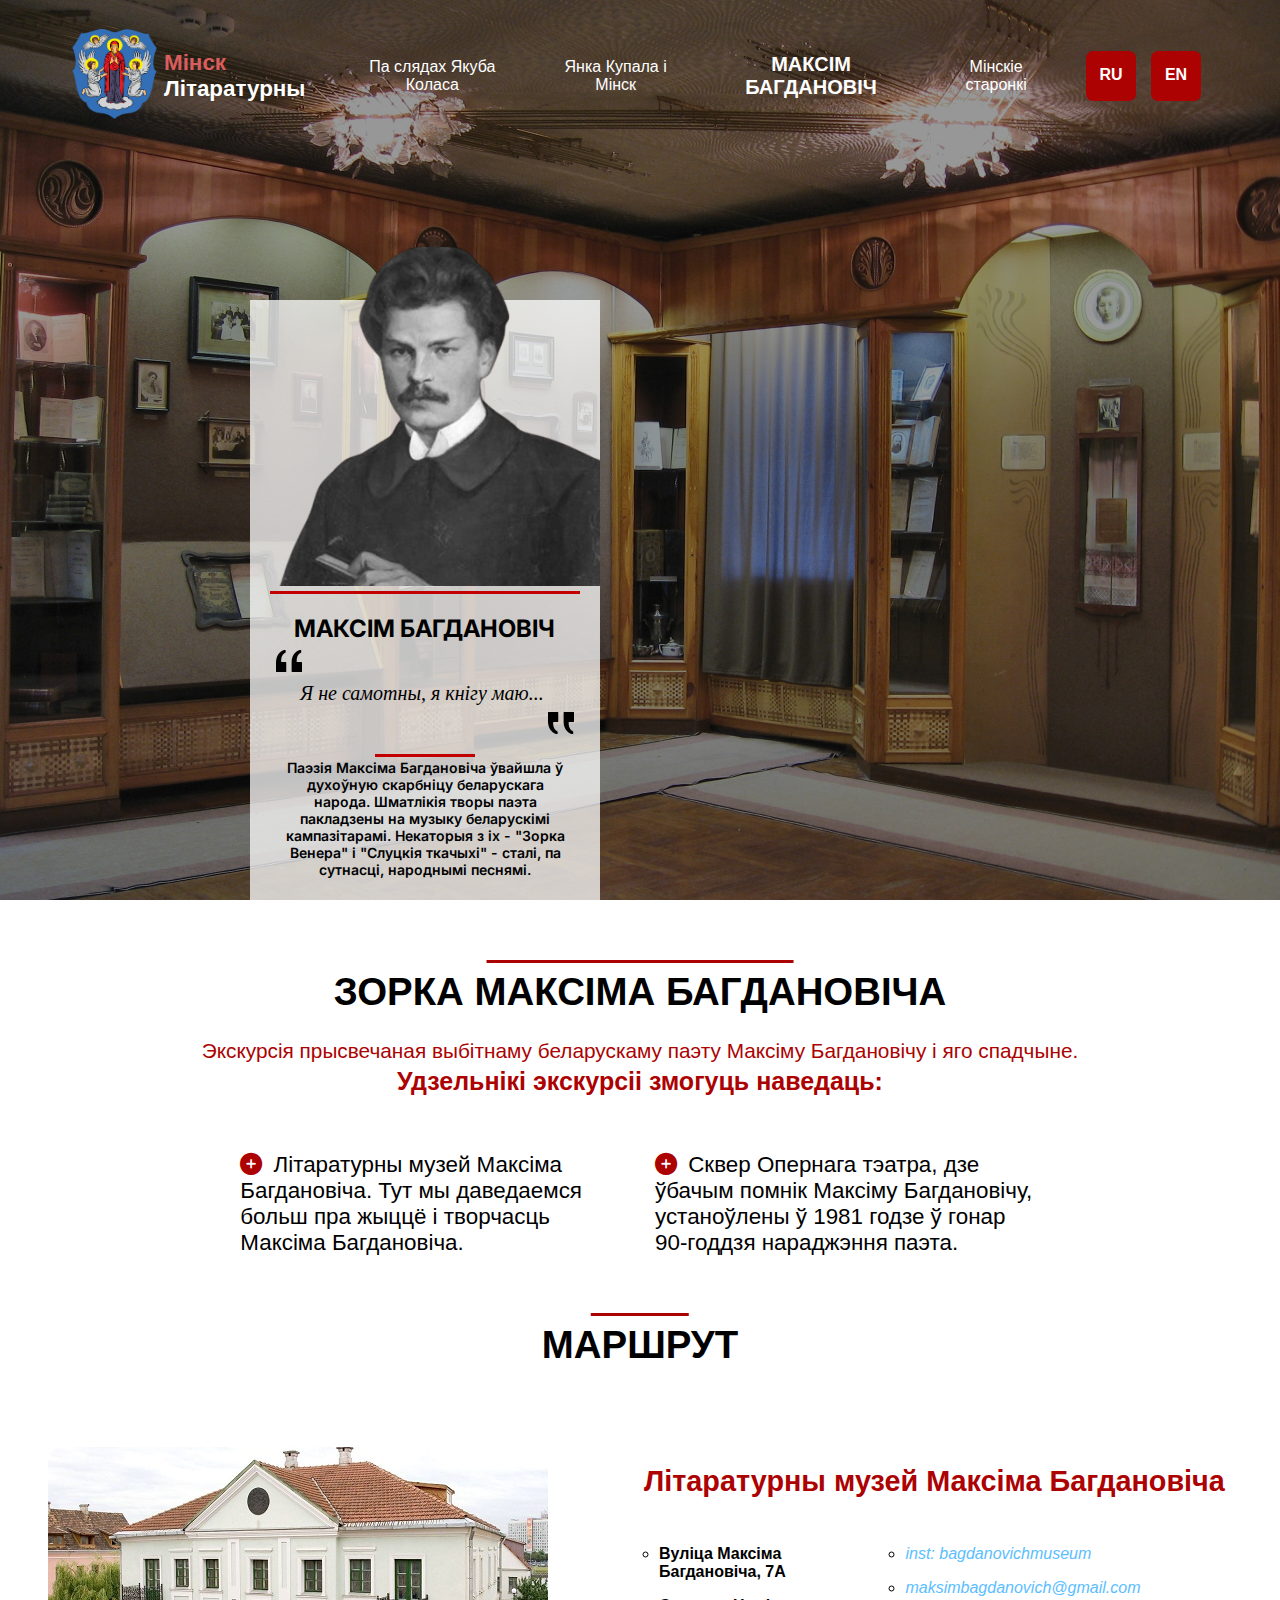
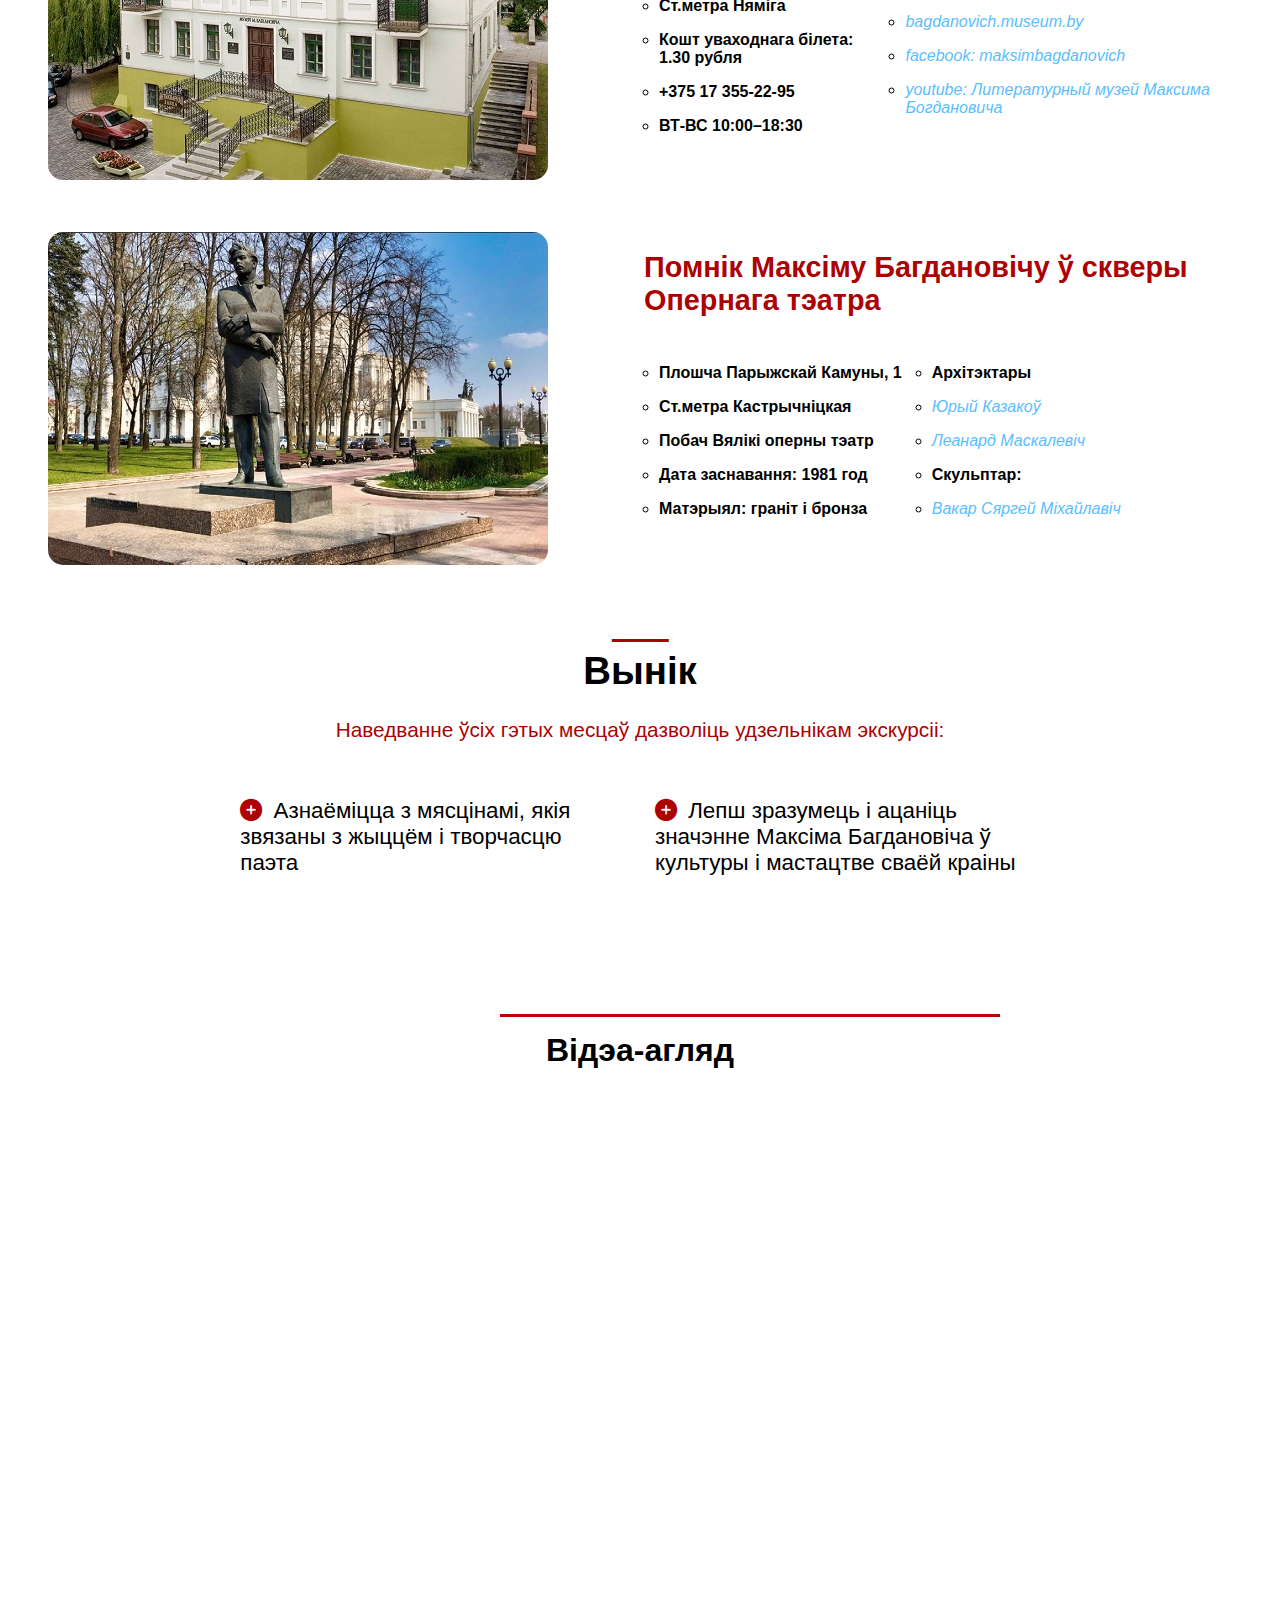
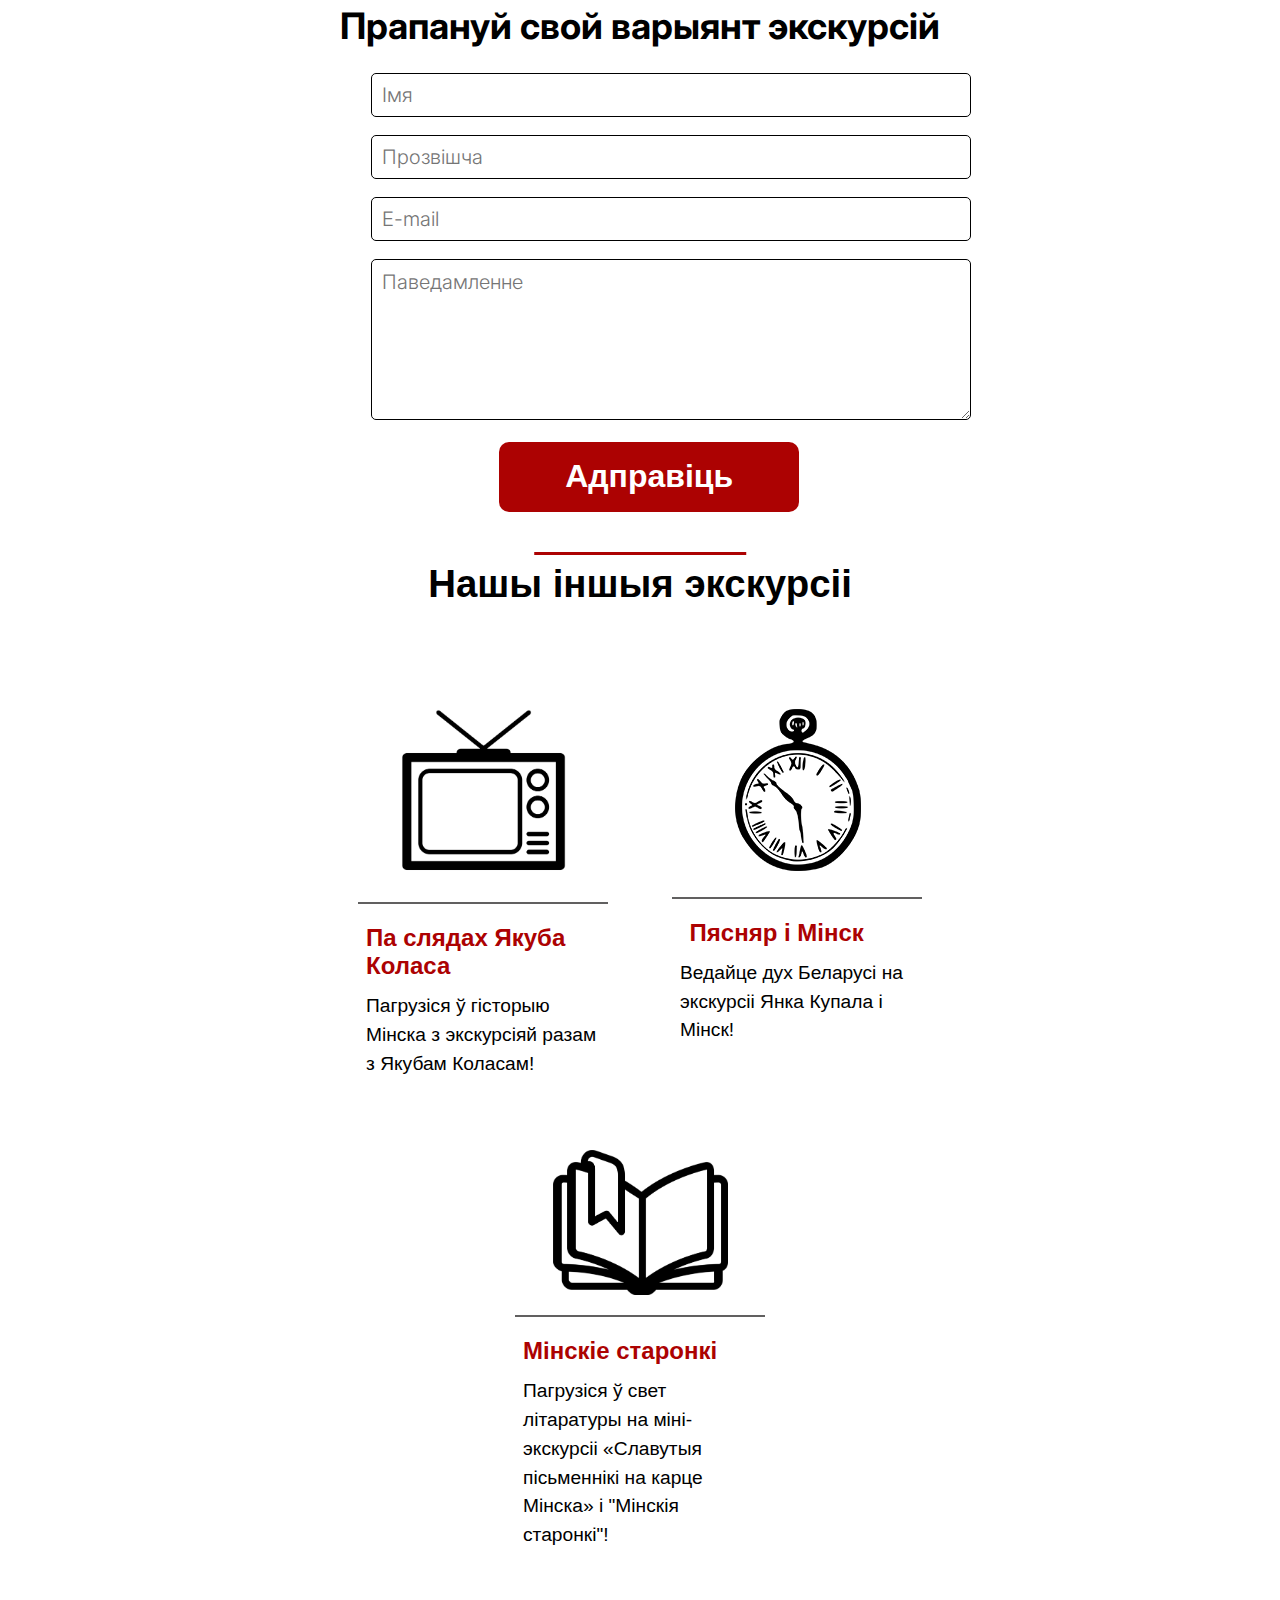
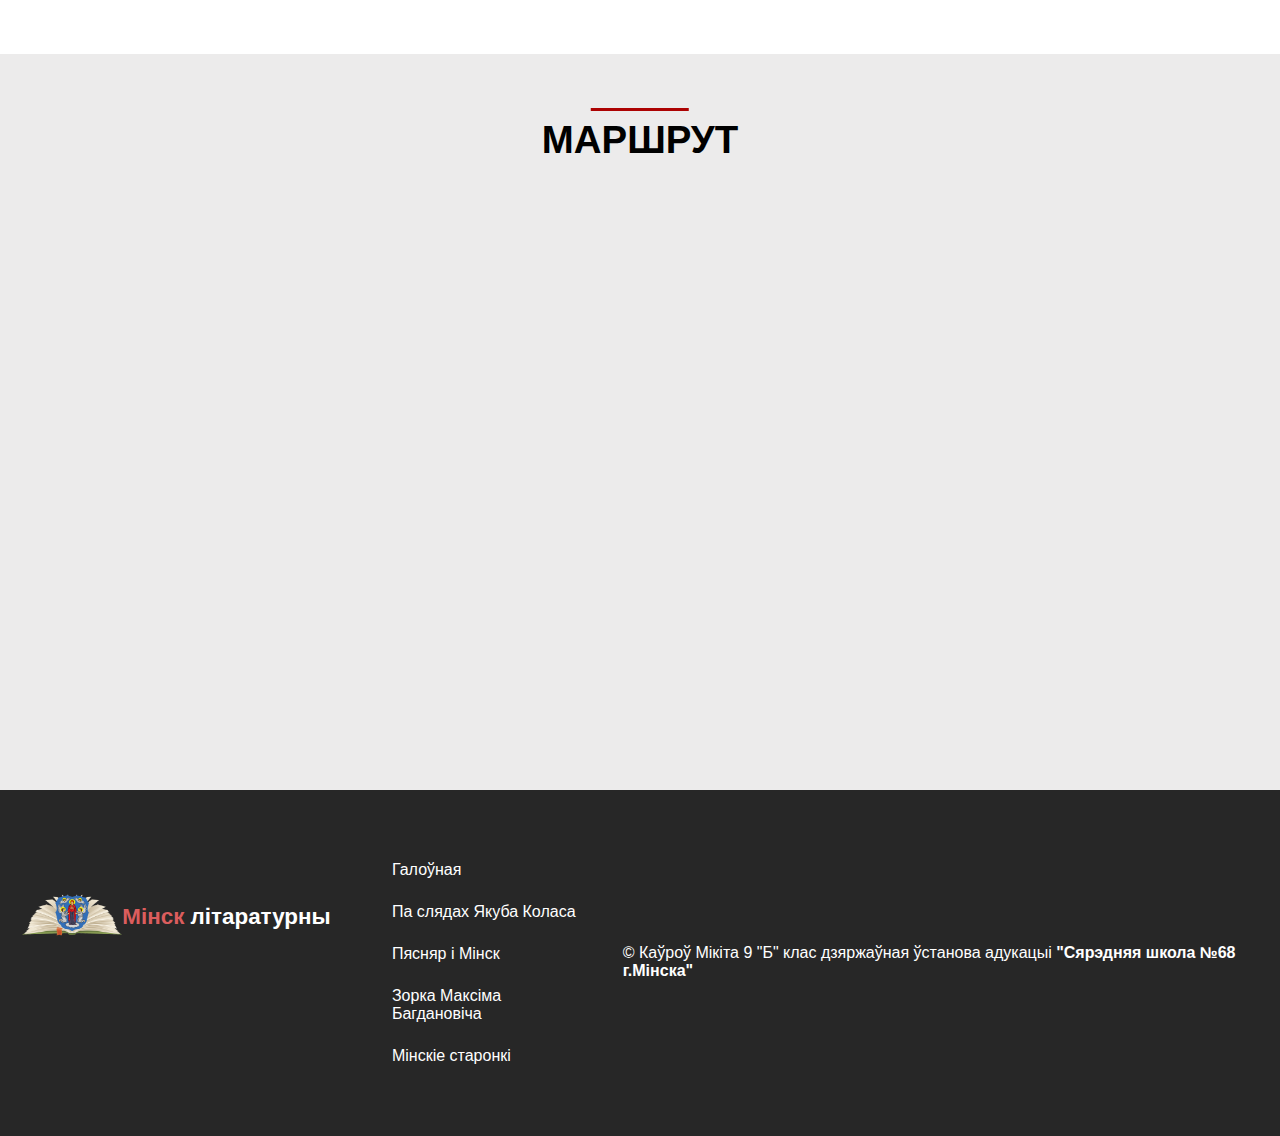
<file: services/bogdanovich-by.html>
<!DOCTYPE html>
<html lang="ru">

<head>
    <meta charset="UTF-8">
    <meta http-equiv="X-UA-Compatible" content="IE=edge">
    <meta name="viewport" content="width=device-width, initial-scale=1.0">
    <title>Мiнск Літаратурны - Максім Багдановіч</title>
    
    <link rel="shortcut icon" href="../img/герб.png">
    
    
    <link rel="stylesheet" href="https://cdnjs.cloudflare.com/ajax/libs/font-awesome/6.0.0/css/all.min.css">
    
    
    <link rel="stylesheet" href="../style.css">
    <link rel="stylesheet" href="../responsive.css">


    <link rel="stylesheet" href="./responsiveServices.css">

    <link rel="preconnect" href="https://fonts.googleapis.com">
    <link rel="preconnect" href="https://fonts.gstatic.com" crossorigin>
    <link href="https://fonts.googleapis.com/css2?family=Inter:wght@100;200;300;400;500;600;700;800;900&display=swap" rel="stylesheet">
    
</head>

<body>

    <div class="preloader-container">
        <div class="preloader-logo-container">
            <div class="preloader-img">
                <img src="../img/logo2.png" alt="" srcset="">
            </div>
            <div class="preloader-text">
                <a href="#" class="logo-text"> <span class="logo-color">Мiнск</span> Літаратурны</a>
            </div>
        </div>
        <div class="loading-text">
            <img src="../img/150x150.gif" alt="loading-text" srcset="">
        </div>
    </div>
    <section id="bogdanovich">

        <header>
            <nav class="main-nav">

                <div class="logo-container">
                    <div class="burger-container">
                        <i class="burger-line"></i>
                        <i class="burger-line"></i>
                        <i class="burger-line"></i>
                    </div>
                    <a href="../index-by.html"><img class="logo-img" src="../img/герб.png" alt="logo-img"></a>
                    <a href="../index-by.html" class="logo-text"> <span class="logo-color">Мiнск</span> Літаратурны</a>

                </div>
                <ul class="nav-link-container" style="text-align: center;">
                    <li><a href="./kolas-by.html">Па слядах Якуба Коласа</a></li>
                    <li><a href="./kupala-by.html">Янка Купала i Мiнск</a></li>
                    <li><a href="./bogdanovich-by.html" class="bold-href">Максім Багдановіч</a></li>
                    <li><a href="./inmap-by.html">Мінскiе старонкi</a></li>
                    <a href="bogdanovich.html" class="languageBy">RU</a>
                    <a href="bogdanovich-en.html" class="languageBy">EN</a>
                </ul>
            </nav>
        </header>
        <div id="hero-section">
            <div class="first-hero-section">
                <div class="content-container">

                    <div class="down-btn-container">
                        <a href="#description" class="go-down-btn">Перайсці да экскурсіі</a>
                    </div>
                </div>
            </div>
        </div>

        <div class="info">
            <img src="../img/bogdanovich_full.png" class="infoImgMax">
            <div class="frame">
                <div class="underline"></div>
                <p class="infoTitle">Максім Багдановіч</p>
                <img src="../img/Верхняя кавычка.png" class="up">
                <img src="../img/Нижняя кавычка.png" class="down">
                <p class="phraseMax">Я не самотны, я кнігу маю...</p>
                <div class="upperline"></div>
                <p class="infoTextMax">Паэзія Максіма Багдановіча ўвайшла ў духоўную скарбніцу беларускага народа. Шматлікія творы паэта пакладзены на музыку беларускімі кампазітарамі. Некаторыя з іх - "Зорка Венера" ​​і "Слуцкія ткачыхі" - сталі, па сутнасці, народнымі песнямі.</p>
            </div>
        </div>

    </section>

    <section id="description">
        <h1 class="section-header main-h-desc-container" style="text-transform: uppercase;">Зорка Максіма Багдановіча</h1>
        <p class="main-h-desc"><span class="color">Экскурсія прысвечаная выбітнаму беларускаму паэту Максіму Багдановічу і яго спадчыне.<br> <b style="font-size: 25px;"> Удзельнікі экскурсіі змогуць наведаць:</b></p>
        <div class="desc-main-container" style="padding-bottom: 30px;">
            <ul class="desc-container">
                <li><i class="fa-solid fa-circle-plus"></i>Літаратурны музей Максіма Багдановіча. Тут мы даведаемся больш пра жыццё і творчасць Максіма Багдановіча.</li>
                            </ul>
            <ul class="desc-container">
            <li><i class="fa-solid fa-circle-plus"></i>Сквер Опернага тэатра, дзе ўбачым помнік Максіму Багдановічу, устаноўлены ў 1981 годзе ў гонар 90-годдзя нараджэння паэта.</li>

            </ul>
        </div>

    </section>

    <section id="services-section">
        <h1 class="section-header">МАРШРУТ</h1>
        <div class="our-services-container">
        </div>
    </section>
    <section id="services-section">
        <div class="services-service-container">
            <div class="all-services-container">
                
                <div class="services-service-container">
                    
                    <div class="services-service-card SchedualServices">
                        <div class="left-service-img">
                            <img src="../img/museum-bogdanovich.jpg" alt="" style="border-radius: 15px;">
                        </div>
                        <div class="center-service-content">
                            <div class="center-service-header">
                                <h3>Літаратурны музей Максіма Багдановіча</h3>
                            </div>
                            <div class="service-content-dis">
                                <div class="service-content-all-services">
                                    <ul>
                                        <li>Вуліца Максіма Багдановіча, 7А</li>
                                        <li>Ст.метра Няміга</li>
                                        <li>Кошт уваходнага білета: 1.30 рубля</li>
                                        <li>+375 17 355-22-95</li>
                                        <li>ВТ-ВС 10:00–18:30</li>

                                    </ul>
                                    <ul>
                                        <li><a href="https://www.instagram.com/bagdanovichmuseum/?ysclid=lnys35b5ek761357704" target="_blank" style="font-style: italic; color: #5bbeff; font-weight: lighter; cursor: pointer;">inst: bagdanovichmuseum</a></li>
                                        <li><a href="mailto:maksimbagdanovich@gmail.com" target="_blank" style="font-style: italic; color: #5bbeff; font-weight: lighter; cursor: pointer;">maksimbagdanovich@gmail.com</a></li>
                                        <li><a href="http://bagdanovich.museum.by/" target="_blank" style="font-style: italic; color: #5bbeff; font-weight: lighter; cursor: pointer;">bagdanovich.museum.by</a></li>
                                        <li><a href="https://www.facebook.com/maksimbagdanovich/" target="_blank" style="font-style: italic; color: #5bbeff; font-weight: lighter; cursor: pointer;">facebook: maksimbagdanovich</a></li>
                                        <li><a href="https://www.youtube.com/watch?v=f1vG1VfVZPc" target="_blank" style="font-style: italic; color: #5bbeff; font-weight: lighter; cursor: pointer;">youtube: Литературный музей Максима Богдановича</a></li>
                                    </ul>
                                </div>
                            </div>
                        </div>
                    </div>
                    
                    <div class="services-service-card SchedualServices">
                        <div class="left-service-img">
                            <img src="../img/monument-bogdanovich.jpg" alt="" style="border-radius: 15px;">
                        </div>
                        <div class="center-service-content">
                            <div class="center-service-header">
                                <h3>Помнік Максіму Багдановічу ў скверы Опернага тэатра</h3>
                            </div>
                            <div class="service-content-dis">

                                <div class="service-content-all-services">
                                    <ul>
                                        <li>Плошча Парыжскай Камуны, 1</li>
                                        <li>Ст.метра Кастрычніцкая</li>
                                        <li>Побач Вялікі оперны тэатр</li>
                                        <li>Дата заснавання: 1981 год</li>
                                        <li>Матэрыял: граніт і бронза</li>

                                    </ul>
                                    <ul>
                                        <li>Архітэктары</li>
                                        <li><a href="https://www.wikidata.org/wiki/Q68352210?uselang=ru" target="_blank" style="font-style: italic; color: #5bbeff; font-weight: lighter; cursor: pointer;">Юрый Казакоў</a></li>
                                        <li><a href="https://ru.wikipedia.org/w/index.php?title=%D0%9B%D0%B5%D0%BE%D0%BD%D0%B0%D1%80%D0%B4+%D0%9C%D0%BE%D1%81%D0%BA%D0%B0%D0%BB%D0%B5%D0%B2%D0%B8%D1%87&editintro=T%3A%D0%9D%D0%B5%D1%82_%D1%81%D1%82%D0%B0%D1%82%D1%8C%D0%B8%2Feditintro&preload=T%3A%D0%9D%D0%B5%D1%82_%D1%81%D1%82%D0%B0%D1%82%D1%8C%D0%B8%2Fpreload&preloadparams%5B%5D=Q56674084&preloadparams%5B%5D=%D0%9B%D0%B5%D0%BE%D0%BD%D0%B0%D1%80%D0%B4+%D0%9C%D0%BE%D1%81%D0%BA%D0%B0%D0%BB%D0%B5%D0%B2%D0%B8%D1%87&preloadparams%5B%5D=%D0%9F%D0%B5%D1%80%D1%81%D0%BE%D0%BD%D0%B0&oldid=0&veaction=edit" target="_blank" style="font-style: italic; color: #5bbeff; font-weight: lighter; cursor: pointer;">Леанард Маскалевіч</a></li>
                                        <li>Скульптар:</li>
                                        <li><a href="https://ru.wikipedia.org/wiki/%D0%92%D0%B0%D0%BA%D0%B0%D1%80,_%D0%A1%D0%B5%D1%80%D0%B3%D0%B5%D0%B9_%D0%9C%D0%B8%D1%85%D0%B0%D0%B9%D0%BB%D0%BE%D0%B2%D0%B8%D1%87" target="_blank" style="font-style: italic; color: #5bbeff; font-weight: lighter; cursor: pointer;">Вакар Сяргей Міхайлавіч</a></li>
                                    </ul>
                                </div>
                            </div>

                        </div>
                    </div>
    </section>

    
    <section id="description">
        <h1 class="section-header main-h-desc-container">Вынік</h1>
        <p class="main-h-desc"><span class="color">Наведванне ўсіх гэтых месцаў дазволіць удзельнікам экскурсіі:</p>
        <div class="desc-main-container">
            <ul class="desc-container">
                <li><i class="fa-solid fa-circle-plus"></i>Азнаёміцца ​​з мясцінамі, якія звязаны з жыццём і творчасцю паэта</li>
            </ul>
            <ul class="desc-container">
                <li><i class="fa-solid fa-circle-plus"></i>Лепш зразумець і ацаніць значэнне Максіма Багдановіча ў культуры і мастацтве сваёй краіны</li>
            </ul>
        </div>

    </section>

    <div class="space" style="height: 100px;"></div>

    <div class="underlineYT"></div>

    <h1 class="youtubeTitle">Відэа-агляд</h1>

    <div class="youtubeCont">
        <iframe width="560" height="315" src="https://www.youtube.com/embed/RwL_AWBSAJE?si=VVPtyzu75zl6iXaI" title="YouTube video player" frameborder="0" allow="accelerometer; autoplay; clipboard-write; encrypted-media; gyroscope; picture-in-picture; web-share" allowfullscreen class="youtube"></iframe>
    </div>
    
    <section id="form">
        <h1 class="formTitle">Прапануй свой варыянт экскурсій</h1>
        <form action="#form" method="post" class="formForm">
            <input type="text" id="name" name="name" required placeholder="Імя" class="formInput"><br><br>
    
            <input type="text" id="surname" name="surname" required placeholder="Прозвішча" class="formInput"><br><br>
    
            <input type="email" id="email" name="email" required placeholder="E-mail" class="formInput"><br><br>

            <textarea id="message" name="message" rows="6" cols="30" required placeholder="Паведамленне" class="formTextarea"></textarea><br><br>
    
            <input type="submit" value="Адправіць" class="sendButton">
        </form>
    </section>

    <section id="our-excursion-section">
        <h1 class="section-header">Нашы іншыя экскурсіі</h1>
        <div class="our-excursion-main-container">
		
		<a href="../services/kolas-by.html" style="color: #000;">
            <div class="our-excursion-container">
                <div class="our-excursion-card">
                    <div class="our-excursion-card-img-container">
                        <img src="../img/tv-ico.png" alt="howitworks1">
                    </div>
                    
                        <div class="our-excursion-card-dis">
                            <h3>Па слядах Якуба Коласа</h3>
                            <p>Пагрузіся ў гісторыю Мінска з экскурсіяй разам з Якубам Коласам!</p>
                        </div>
                    
                </div></a>
				
				<a href="./kupala-by.html" style="color: #000;">
                <div class="our-excursion-card">
                    <div class="our-excursion-card-img-container">
                        <img src="../img/servicesImg/watch.png" alt="howitworks1">
                    </div>
                    
					<div class="our-excursion-card-dis">
                        <h3>
                            <div class="num"></div>Пясняр i Мiнск</h3>
                        <p>Ведайце дух Беларусі на экскурсіі Янка Купала і Мінск!</p>
                    </div>
					
                </div></a>
				
				<a href="./inmap-by.html" style="color: #000;">
                <div class="our-excursion-card">
                    <div class="our-excursion-card-img-container">
                        <img src="../img/book-ico.png" alt="howitworks1">
                    </div>
                    
					<div class="our-excursion-card-dis">
                        <h3>Мінскiе старонкi</h3>
                       <p>Пагрузіся ў свет літаратуры на міні-экскурсіі «Славутыя пісьменнікі на карце Мінска» і "Мінскія старонкі"!</p>
                    </div>
					
                </div></a>
            </div>
        </div>
    </section>

<section id="map-section">
        <h1 class="section-header main-h-desc-container">МАРШРУТ</h1>
        <div class="map-inner-container">
            <div class="form-map-container"><iframe src="https://yandex.ru/map-widget/v1/?um=constructor%3A664c49c8250d4fb3e24fc22347f26aab376c654bea1b98dd27970911283e8c73&amp;source=constructor" width="1235" height="720" frameborder="0"></iframe>
            </div>
        </div>
    </section>



    <footer>
        <div class="left-footer-container">
            <div class="footer-logo-container">
                <a href="./index-by.html"><img class="logo-img" src="../img/logo2.png" alt=""></a>
                <a href="./index-by.html" class="logo-text"> <span class="logo-color">Мiнск</span> літаратурны</a>
            </div>
            <ul class="footer-links-container">
                <li><a href="../index-by.html">Галоўная</a></li>
                    <li><a href="./kolas-by.html">Па слядах Якуба Коласа</a></li>
                    <li><a href="./kupala-by.html">Пясняр i Мiнск</a></li>
                    <li><a href="./bogdanovich-by.html">Зорка Максiма Бaгдановiча</a></li>
                    <li><a href="./inmap-by.html">Мінскiе старонкi</a></li>
            </ul>
        </div>
        <div class="footer-disc-container">
           <p class="copyright">&copy; Каўроў Мікіта 9 "Б" клас дзяржаўная ўстанова адукацыі <a href="http://sch68.minsk.edu.by/" class="school">"Сярэдняя школа №68 г.Мінска"</a></p>
		<div class="btn-up btn-up_hide"></div>
    </footer>

</body>
<script src="https://cdnjs.cloudflare.com/ajax/libs/gsap/3.9.1/gsap.min.js"></script>
<script src="https://cdnjs.cloudflare.com/ajax/libs/jquery/3.6.0/jquery.min.js"></script>
<script src="https://smtpjs.com/v3/smtp.js"></script>
<script src="./service.js"></script>

</html>
</file>
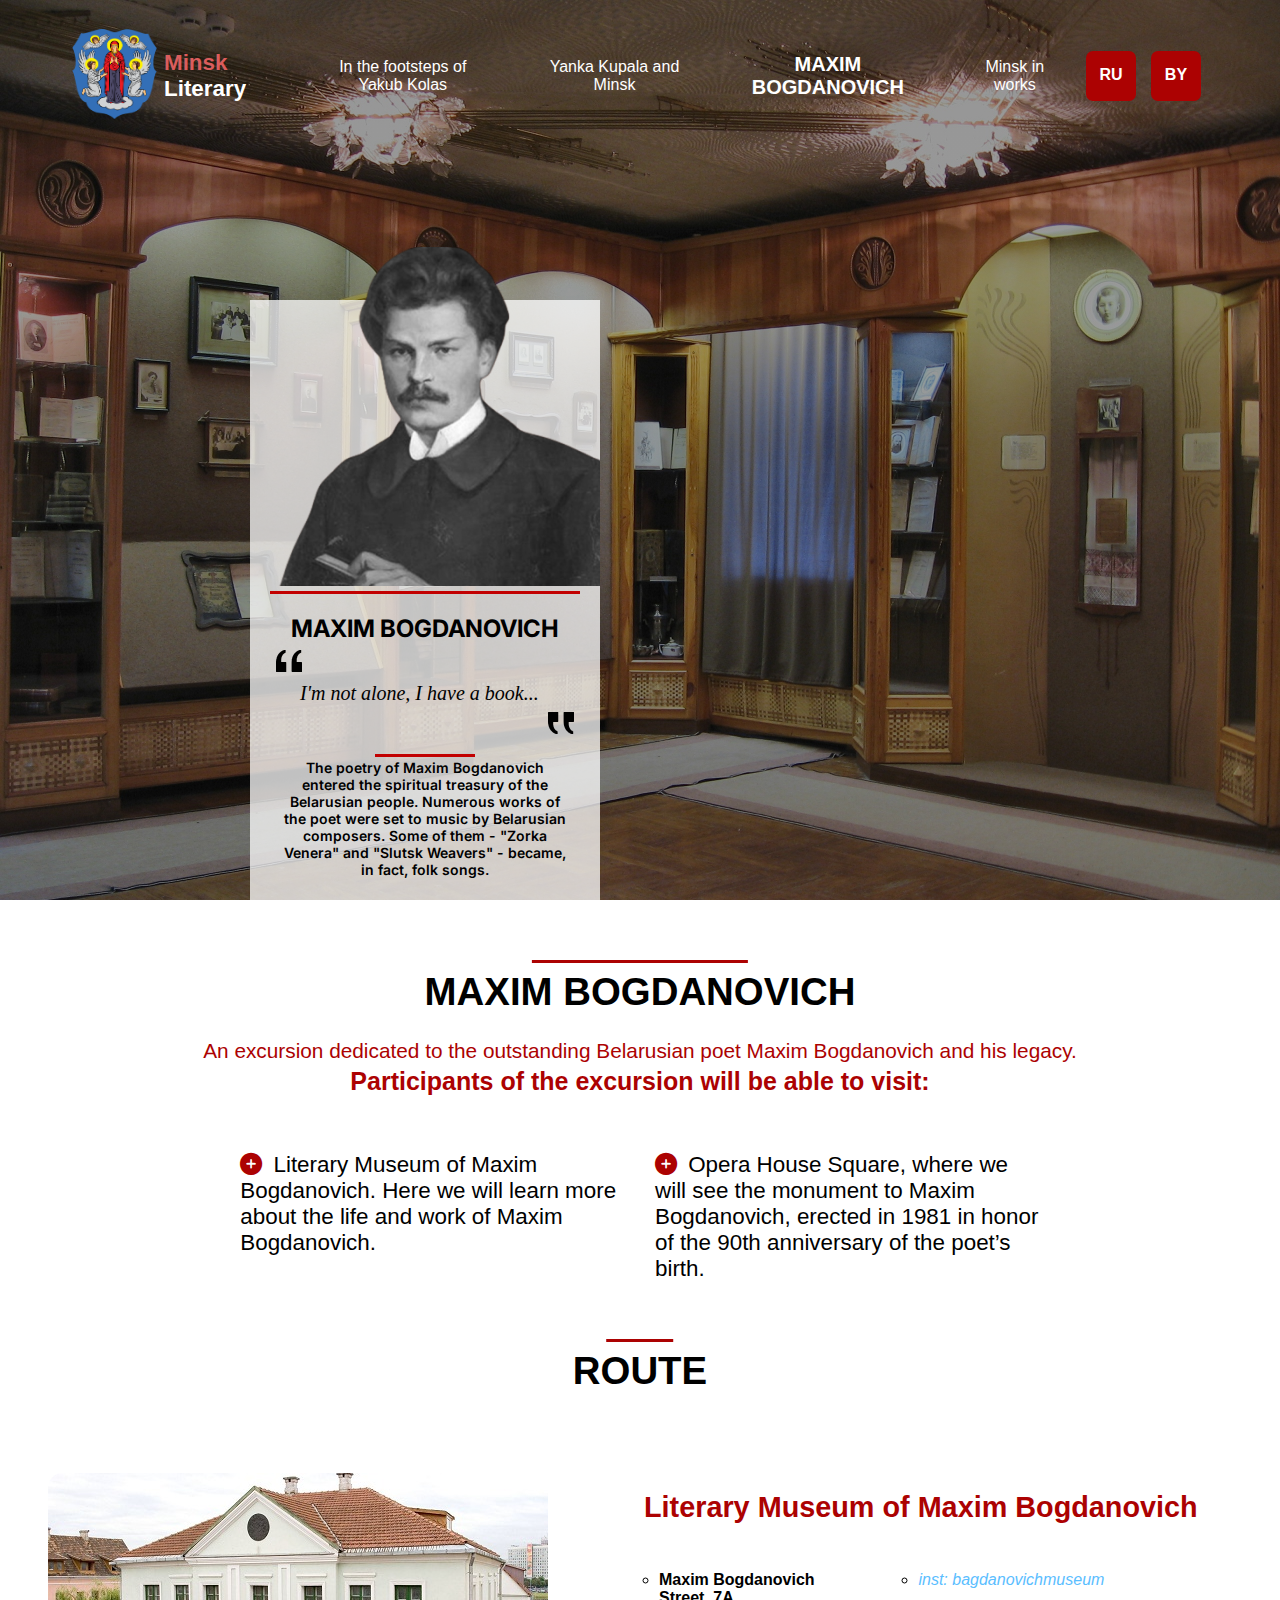
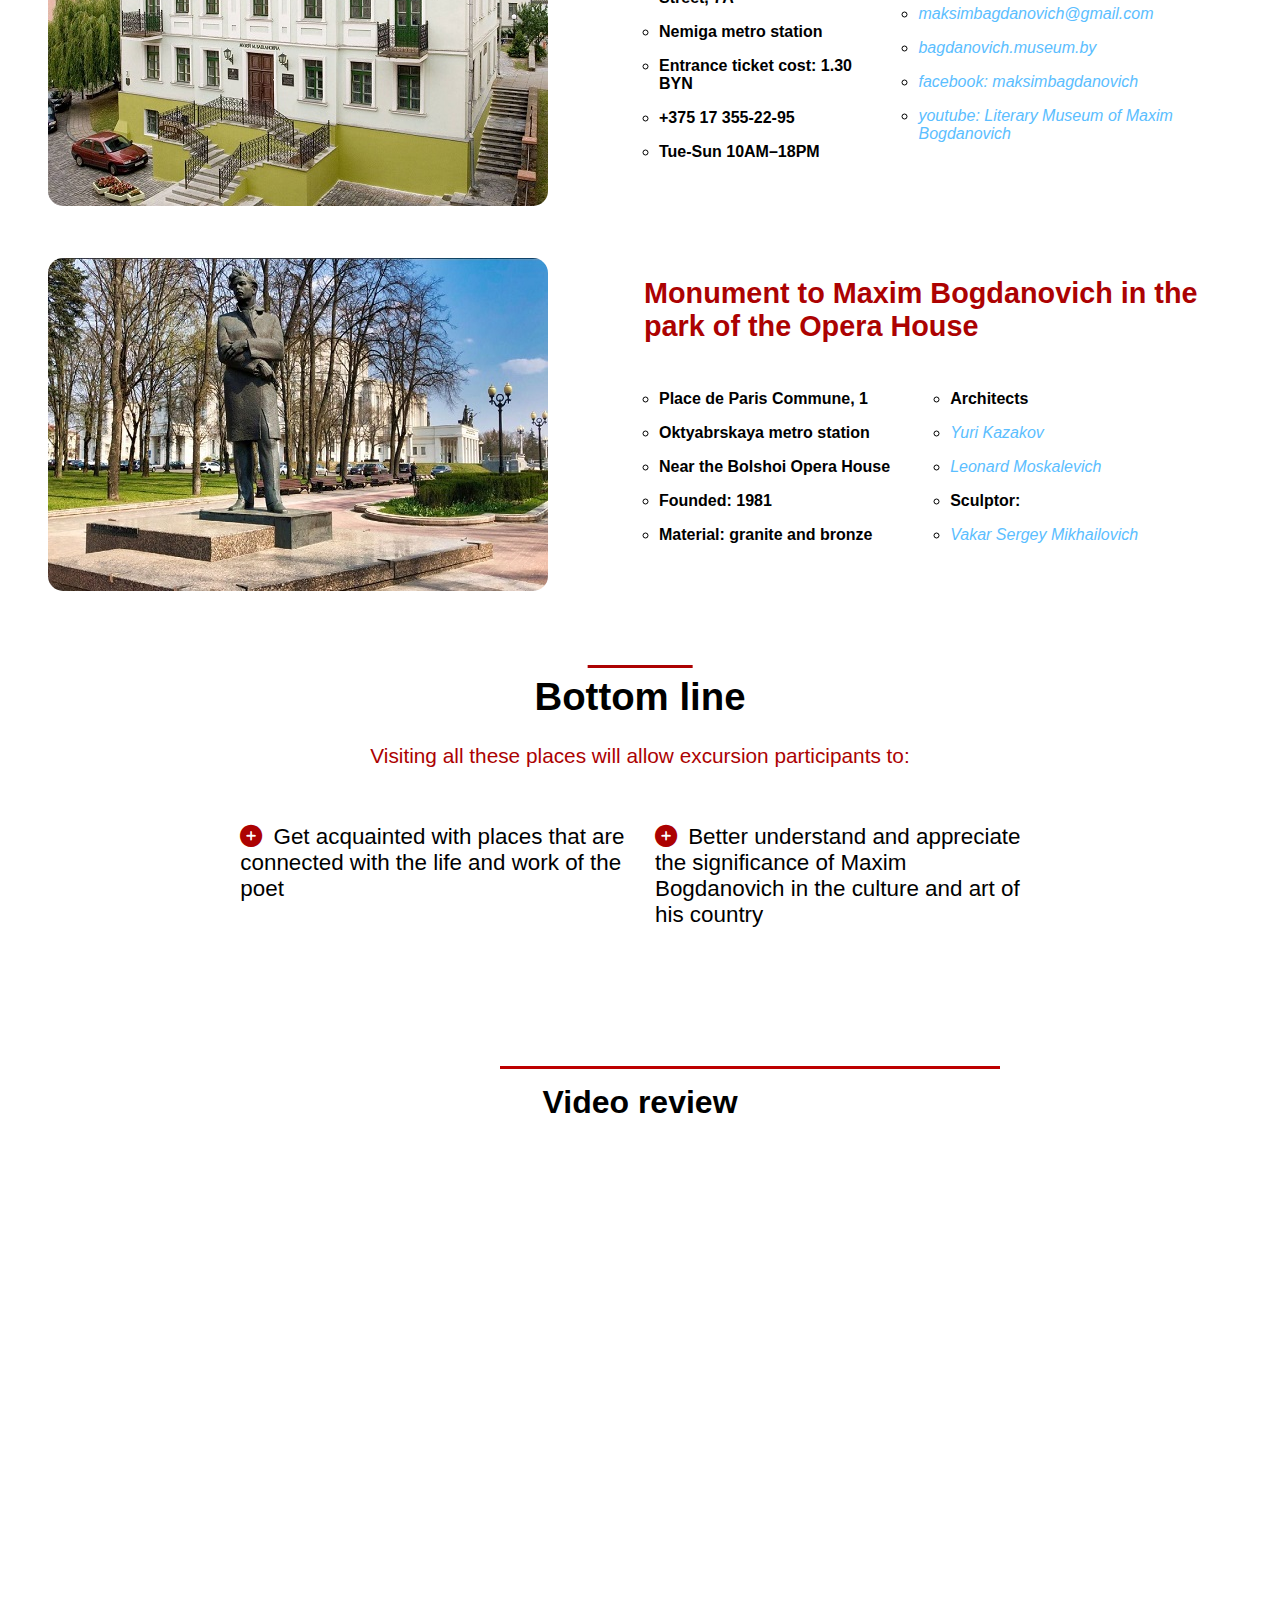
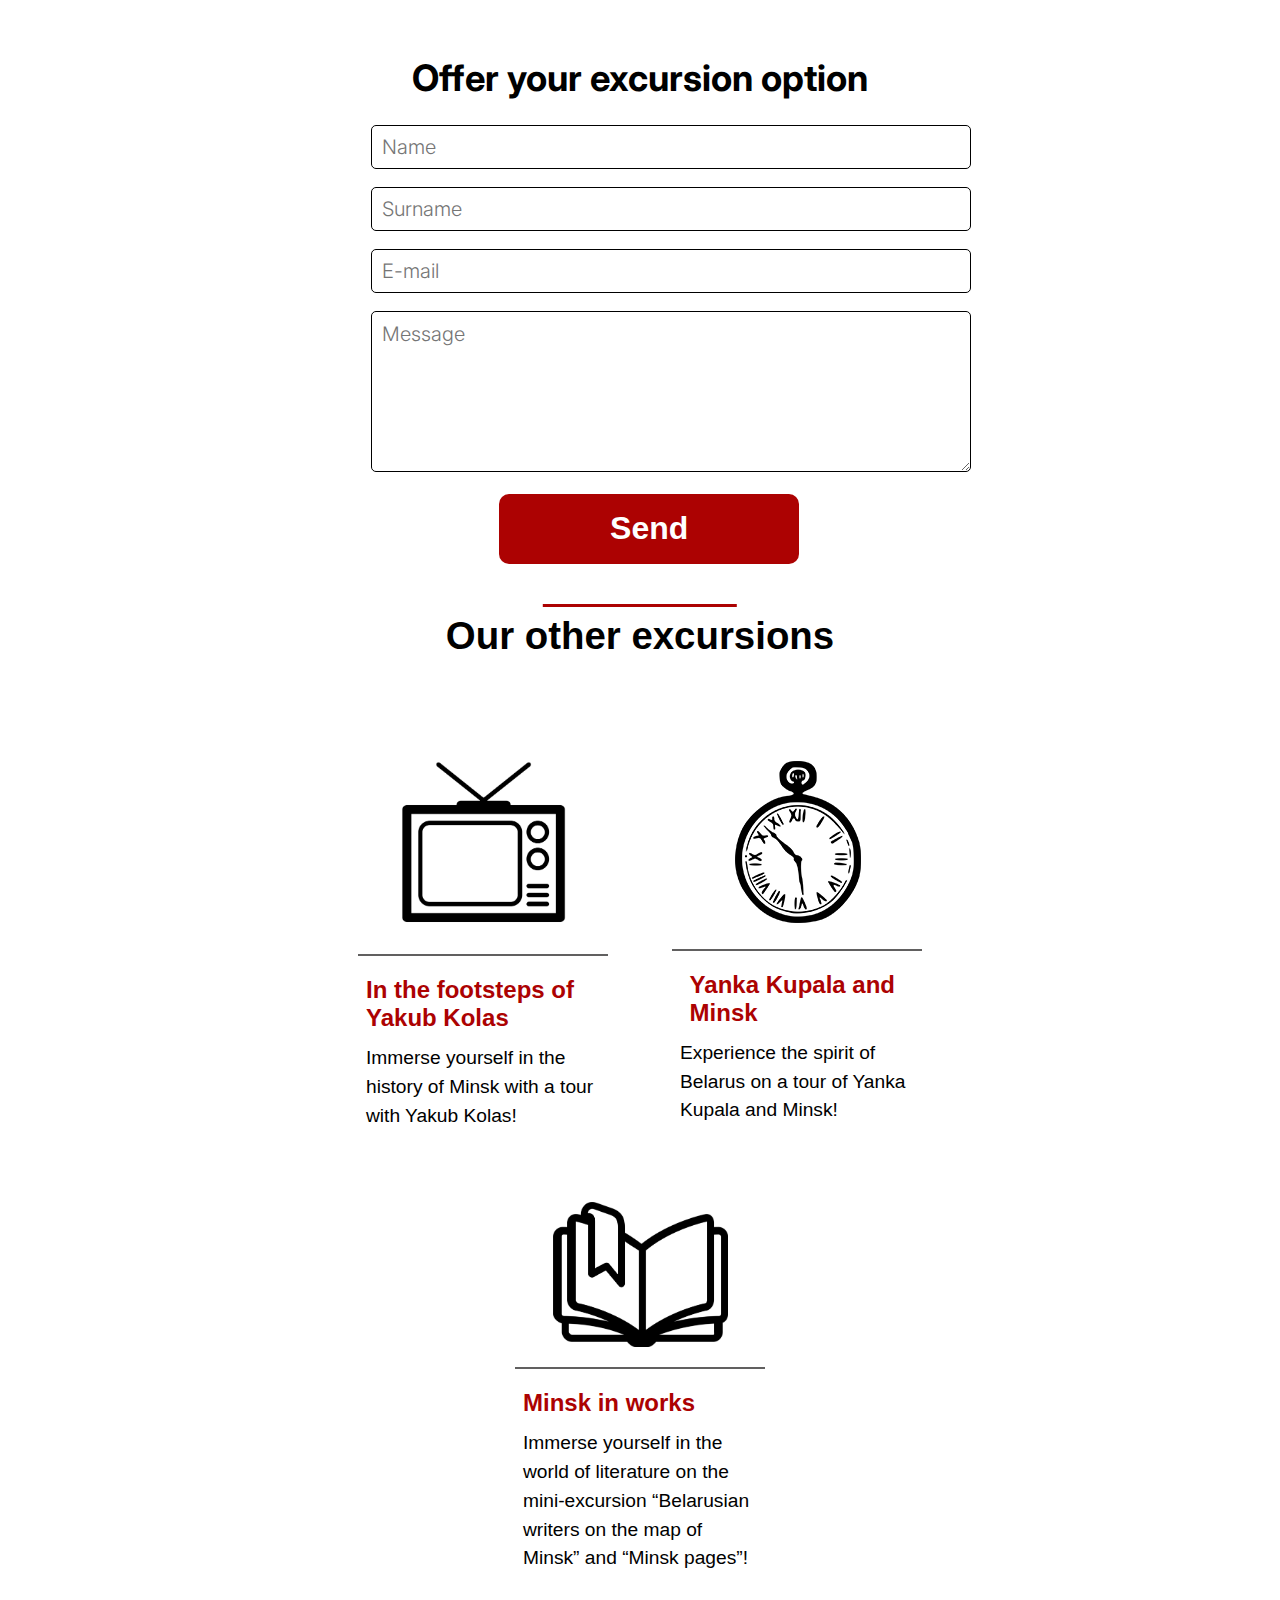
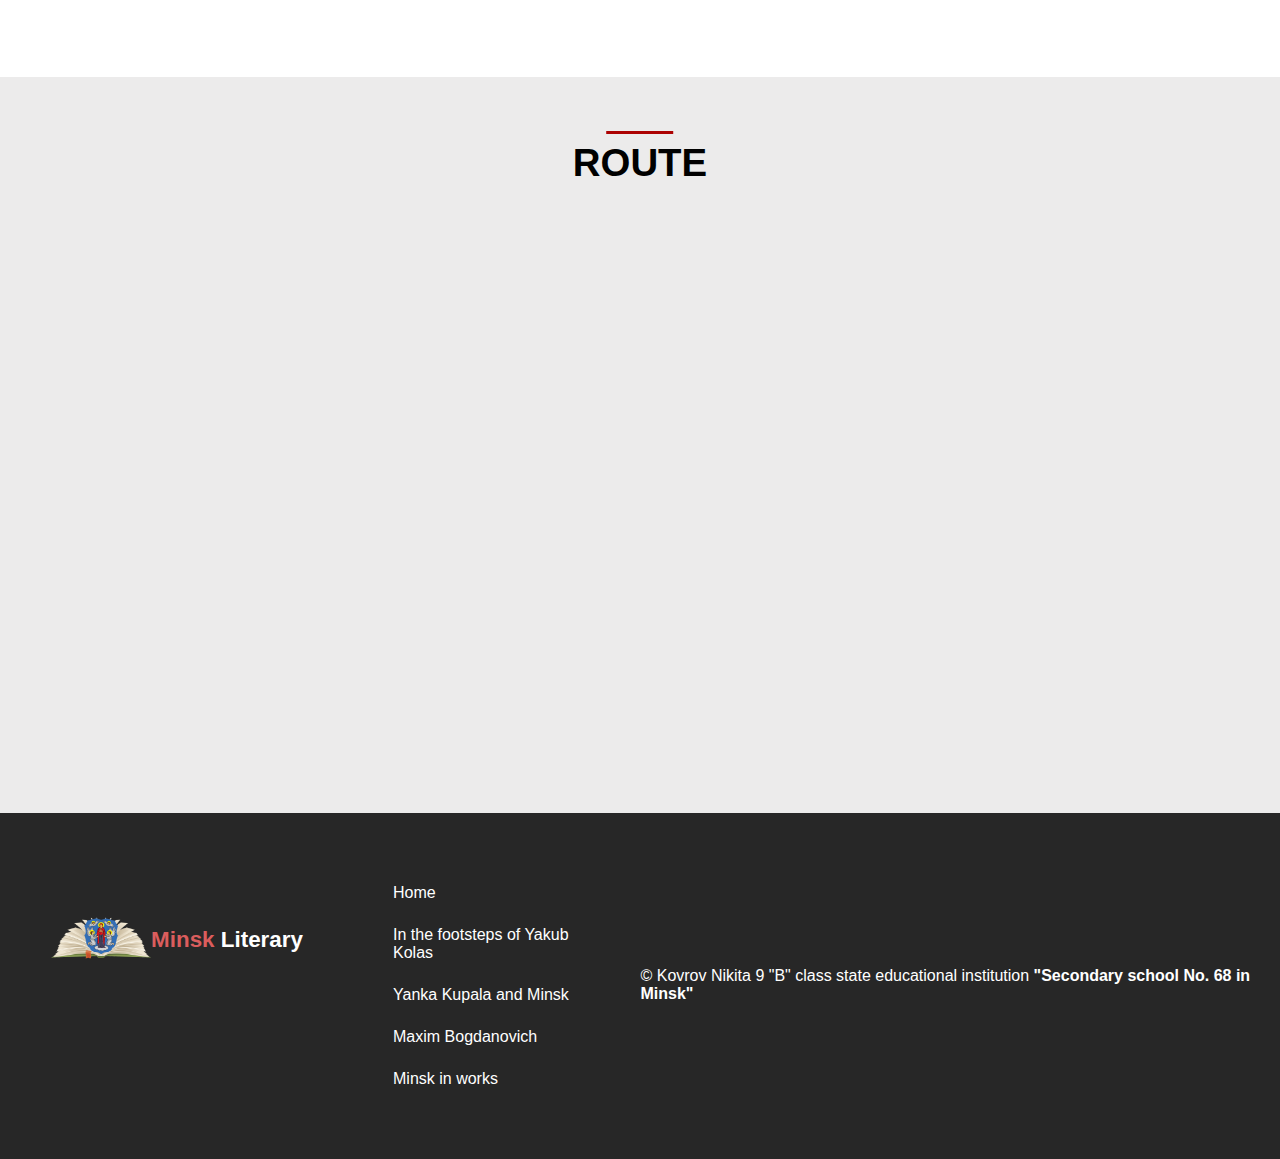
<file: services/bogdanovich-en.html>
<!DOCTYPE html>
<html lang="en">

<head>
    <meta charset="UTF-8">
    <meta http-equiv="X-UA-Compatible" content="IE=edge">
    <meta name="viewport" content="width=device-width, initial-scale=1.0">
    <title>Minsk Literary - Maxim Bogdanovich</title>
    
    <link rel="shortcut icon" href="../img/герб.png">
    
    
    <link rel="stylesheet" href="https://cdnjs.cloudflare.com/ajax/libs/font-awesome/6.0.0/css/all.min.css">
    
    
    <link rel="stylesheet" href="../style.css">
    <link rel="stylesheet" href="../responsive.css">


    <link rel="stylesheet" href="./responsiveServices.css">

    <link rel="preconnect" href="https://fonts.googleapis.com">
    <link rel="preconnect" href="https://fonts.gstatic.com" crossorigin>
    <link href="https://fonts.googleapis.com/css2?family=Inter:wght@100;200;300;400;500;600;700;800;900&display=swap" rel="stylesheet">
    
</head>

<body>

    <div class="preloader-container">
        <div class="preloader-logo-container">
            <div class="preloader-img">
                <img src="../img/logo2.png" alt="" srcset="">
            </div>
            <div class="preloader-text">
                <a href="#" class="logo-text"> <span class="logo-color">Minsk</span> Literary</a>
            </div>
        </div>
        <div class="loading-text">
            <img src="../img/150x150.gif" alt="loading-text" srcset="">
        </div>
    </div>
    <section id="bogdanovich">

        <header>
            <nav class="main-nav">

                <div class="logo-container">
                    <div class="burger-container">
                        <i class="burger-line"></i>
                        <i class="burger-line"></i>
                        <i class="burger-line"></i>
                    </div>
                    <a href="../index-en.html"><img class="logo-img" src="../img/герб.png" alt="logo-img"></a>
                    <a href="../index-en.html" class="logo-text"> <span class="logo-color">Minsk</span> Literary</a>
                    

                </div>
                <div class="quick-burger">
                    <i class="quick-burger-dot"></i>
                    <i class="quick-burger-dot"></i>
                    <i class="quick-burger-dot"></i>
                </div>
                     <ul class="nav-link-container" style="text-align: center;">
                    <li><a href="./kolas-en.html">In the footsteps of Yakub Kolas</a></li>
                    <li><a href="./kupala-en.html" >Yanka Kupala and Minsk</a></li>
                    <li><a href="./bogdanovich-en.html" class="bold-href">Maxim Bogdanovich</a></li>
                    <li><a href="./inmap-en.html">Minsk in works</a></li>
                    <a href="bogdanovich.html" class="language">RU</a>
                    <a href="bogdanovich-by.html" class="languageBy">BY</a>
                </ul>
            </nav>
        </header>
        <div id="hero-section">
            <div class="first-hero-section">
                <div class="content-container">

                    <div class="down-btn-container">
                        <a href="#description" class="go-down-btn">Go to excursion</a>
                    </div>
                </div>
            </div>
        </div>
		
        <div class="info">
            <img src="../img/bogdanovich_full.png" class="infoImgMax">
            <div class="frame">
                <div class="underline"></div>
                <p class="infoTitle">Maxim Bogdanovich</p>
                <img src="../img/Верхняя кавычка.png" class="up">
                <img src="../img/Нижняя кавычка.png" class="down">
                <p class="phraseMax">I'm not alone, I have a book...</p>
                <div class="upperline"></div>
                <p class="infoTextMax">The poetry of Maxim Bogdanovich entered the spiritual treasury of the Belarusian people. Numerous works of the poet were set to music by Belarusian composers. Some of them - "Zorka Venera" and "Slutsk Weavers" - became, in fact, folk songs.</p>
            </div>
        </div>
    </section>

    <section id="description">
        <h1 class="section-header main-h-desc-container">MAXIM BOGDANOVICH</h1>
        <p class="main-h-desc"><span class="color">An excursion dedicated to the outstanding Belarusian poet Maxim Bogdanovich and his legacy.<br> <b style="font-size: 25px;"> Participants of the excursion will be able to visit:</b></p>
        <div class="desc-main-container" style="padding-bottom: 30px;">
            <ul class="desc-container">
                <li><i class="fa-solid fa-circle-plus"></i>Literary Museum of Maxim Bogdanovich. Here we will learn more about the life and work of Maxim Bogdanovich.</li>
                            </ul>
            <ul class="desc-container">
            <li><i class="fa-solid fa-circle-plus"></i>Opera House Square, where we will see the monument to Maxim Bogdanovich, erected in 1981 in honor of the 90th anniversary of the poet’s birth.</li>

            </ul>
        </div>

    </section>

    <section id="services-section">
        <h1 class="section-header">ROUTE</h1>
        <div class="our-services-container">
        </div>
    </section>
    <section id="services-section">
        <div class="services-service-container">
            <div class="all-services-container">
                
                <div class="services-service-container">
                    
                    <div class="services-service-card SchedualServices">
                        <div class="left-service-img">
                            <img src="../img/museum-bogdanovich.jpg" alt="" style="border-radius: 15px;">
                        </div>
                        <div class="center-service-content">
                            <div class="center-service-header">
                                <h3>Literary Museum of Maxim Bogdanovich</h3>
                            </div>
                            <div class="service-content-dis">
                                <div class="service-content-all-services">
                                    <ul>
                                        <li>Maxim Bogdanovich Street, 7A</li>
                                        <li>Nemiga metro station</li>
                                        <li>Entrance ticket cost: 1.30 BYN</li>
                                        <li>+375 17 355-22-95</li>
                                        <li>Tue-Sun 10AM–18PM</li>

                                    </ul>
                                    <ul style="padding-left: 30px;">
                                        <li><a href="https://www.instagram.com/bagdanovichmuseum/?ysclid=lnys35b5ek761357704" target="_blank" style="font-style: italic; color: #5bbeff; font-weight: lighter; cursor: pointer;">inst: bagdanovichmuseum</a></li>
                                        <li><a href="mailto:maksimbagdanovich@gmail.com" target="_blank" style="font-style: italic; color: #5bbeff; font-weight: lighter; cursor: pointer;">maksimbagdanovich@gmail.com</a></li>
                                        <li><a href="http://bagdanovich.museum.by/" target="_blank" style="font-style: italic; color: #5bbeff; font-weight: lighter; cursor: pointer;">bagdanovich.museum.by</a></li>
                                        <li><a href="https://www.facebook.com/maksimbagdanovich/" target="_blank" style="font-style: italic; color: #5bbeff; font-weight: lighter; cursor: pointer;">facebook: maksimbagdanovich</a></li>
                                        <li><a href="https://www.youtube.com/watch?v=f1vG1VfVZPc" target="_blank" style="font-style: italic; color: #5bbeff; font-weight: lighter; cursor: pointer;">youtube: Literary Museum of Maxim Bogdanovich</a></li>
                                    </ul>
                                </div>
                            </div>
                        </div>
                    </div>
                    
                    <div class="services-service-card SchedualServices">
                        <div class="left-service-img">
                            <img src="../img/monument-bogdanovich.jpg" alt="" style="border-radius: 15px;">
                        </div>
                        <div class="center-service-content">
                            <div class="center-service-header">
                                <h3>Monument to Maxim Bogdanovich in the park of the Opera House</h3>
                            </div>
                            <div class="service-content-dis">

                                <div class="service-content-all-services">
                                    <ul>
                                        <li>Place de Paris Commune, 1</li>
                                        <li>Oktyabrskaya metro station</li>
                                        <li>Near the Bolshoi Opera House</li>
                                        <li>Founded: 1981</li>
                                        <li>Material: granite and bronze</li>

                                    </ul>
                                    <ul style="padding-left: 30px;">
                                        <li>Architects</li>
                                        <li><a href="https://www.wikidata.org/wiki/Q68352210?uselang=ru" target="_blank" style="font-style: italic; color: #5bbeff; font-weight: lighter; cursor: pointer;">Yuri Kazakov</a></li>
                                        <li><a href="https://ru.wikipedia.org/w/index.php?title=%D0%9B%D0%B5%D0%BE%D0%BD%D0%B0%D1%80%D0%B4+%D0%9C%D0%BE%D1%81%D0%BA%D0%B0%D0%BB%D0%B5%D0%B2%D0%B8%D1%87&editintro=T%3A%D0%9D%D0%B5%D1%82_%D1%81%D1%82%D0%B0%D1%82%D1%8C%D0%B8%2Feditintro&preload=T%3A%D0%9D%D0%B5%D1%82_%D1%81%D1%82%D0%B0%D1%82%D1%8C%D0%B8%2Fpreload&preloadparams%5B%5D=Q56674084&preloadparams%5B%5D=%D0%9B%D0%B5%D0%BE%D0%BD%D0%B0%D1%80%D0%B4+%D0%9C%D0%BE%D1%81%D0%BA%D0%B0%D0%BB%D0%B5%D0%B2%D0%B8%D1%87&preloadparams%5B%5D=%D0%9F%D0%B5%D1%80%D1%81%D0%BE%D0%BD%D0%B0&oldid=0&veaction=edit" target="_blank" style="font-style: italic; color: #5bbeff; font-weight: lighter; cursor: pointer;">Leonard Moskalevich</a></li>
                                        <li>Sculptor:</li>
                                        <li><a href="https://ru.wikipedia.org/wiki/%D0%92%D0%B0%D0%BA%D0%B0%D1%80,_%D0%A1%D0%B5%D1%80%D0%B3%D0%B5%D0%B9_%D0%9C%D0%B8%D1%85%D0%B0%D0%B9%D0%BB%D0%BE%D0%B2%D0%B8%D1%87" target="_blank" style="font-style: italic; color: #5bbeff; font-weight: lighter; cursor: pointer;">Vakar Sergey Mikhailovich</a></li>
                                    </ul>
                                </div>
                            </div>

                        </div>
                    </div>
    </section>

    
    <section id="description">
        <h1 class="section-header main-h-desc-container">Bottom line</h1>
        <p class="main-h-desc"><span class="color">Visiting all these places will allow excursion participants to:</p>
        <div class="desc-main-container">
            <ul class="desc-container">
                <li><i class="fa-solid fa-circle-plus"></i>Get acquainted with places that are connected with the life and work of the poet</li>
            </ul>
            <ul class="desc-container">
                <li><i class="fa-solid fa-circle-plus"></i>Better understand and appreciate the significance of Maxim Bogdanovich in the culture and art of his country</li>
            </ul>
        </div>

    </section>

    <div class="space" style="height: 100px;"></div>

    <div class="underlineYT"></div>

    <h1 class="youtubeTitle">Video review</h1>

    <div class="youtubeCont">
        <iframe width="560" height="315" src="https://www.youtube.com/embed/RwL_AWBSAJE?si=VVPtyzu75zl6iXaI" title="YouTube video player" frameborder="0" allow="accelerometer; autoplay; clipboard-write; encrypted-media; gyroscope; picture-in-picture; web-share" allowfullscreen class="youtube"></iframe>
    </div>
    
    <section id="form">
        <h1 class="formTitle">Offer your excursion option</h1>
        <form action="#form" method="post" class="formForm">
            <input type="text" id="name" name="name" required placeholder="Name" class="formInput"><br><br>
    
            <input type="text" id="surname" name="surname" required placeholder="Surname" class="formInput"><br><br>
    
            <input type="email" id="email" name="email" required placeholder="E-mail" class="formInput"><br><br>

            <textarea id="message" name="message" rows="6" cols="30" required placeholder="Message" class="formTextarea"></textarea><br><br>
    
            <input type="submit" value="Send" class="sendButton">
        </form>
    </section>
    
    <section id="our-excursion-section">
        <h1 class="section-header">Our other excursions</h1>
        <div class="our-excursion-main-container">
		
		<a href="../services/kolas-en.html" style="color: #000;">
            <div class="our-excursion-container">
                <div class="our-excursion-card">
                    <div class="our-excursion-card-img-container">
                        <img src="../img/tv-ico.png" alt="howitworks1">
                    </div>
                    
                        <div class="our-excursion-card-dis">
                            <h3>In the footsteps of Yakub Kolas</h3>
                            <p>Immerse yourself in the history of Minsk with a tour with Yakub Kolas!</p>
                        </div>
                    
                </div></a>
				
				<a href="./kupala-en.html" style="color: #000;">
                <div class="our-excursion-card">
                    <div class="our-excursion-card-img-container">
                        <img src="../img/servicesImg/watch.png" alt="howitworks1">
                    </div>
                    
					<div class="our-excursion-card-dis">
                        <h3>
                            <div class="num"></div>Yanka Kupala and Minsk</h3>
                        <p>Experience the spirit of Belarus on a tour of Yanka Kupala and Minsk!</p>
                    </div>
					
                </div></a>
				
				<a href="./inmap-en.html" style="color: #000;">
                <div class="our-excursion-card">
                    <div class="our-excursion-card-img-container">
                        <img src="../img/book-ico.png" alt="howitworks1">
                    </div>
                    
					<div class="our-excursion-card-dis">
                        <h3>Minsk in works</h3>
                       <p>Immerse yourself in the world of literature on the mini-excursion “Belarusian writers on the map of Minsk” and “Minsk pages”!</p>
                    </div>
					
                </div></a>
            </div>
        </div>
    </section>

<section id="map-section">
        <h1 class="section-header main-h-desc-container">ROUTE</h1>
        <div class="map-inner-container">
            <div class="form-map-container">
              <iframe src="https://yandex.ru/map-widget/v1/?um=constructor%3A664c49c8250d4fb3e24fc22347f26aab376c654bea1b98dd27970911283e8c73&amp;source=constructor" width="1235" height="720" frameborder="0"></iframe>
            </div>
        </div>
    </section>



    <footer>
        <div class="left-footer-container">
            <div class="footer-logo-container">
                <a href="../index-en.html"><img class="logo-img" src="../img/logo2.png" alt=""></a>
                <a href="../index-en.html" class="logo-text"> <span class="logo-color">Minsk</span> Literary</a>
            </div>
            <ul class="footer-links-container">
                <li><a href="../index-en.html">Home</a></li>
                    <li><a href="./kolas-en.html">In the footsteps of Yakub Kolas</a></li>
                    <li><a href="./kupala-en.html">Yanka Kupala and Minsk</a></li>
                    <li><a href="./bogdanovich-en.html">Maxim Bogdanovich</a></li>
                    <li><a href="./inmap-en.html">Minsk in works</a></li>
            </ul>
        </div>
        <div class="footer-disc-container">
            <p class="copyright">&copy; Kovrov Nikita 9 "B" class state educational institution <a href="http://sch68.minsk.edu.by/">"Secondary school No. 68 in Minsk"</a></p>
        </div>
		<div class="btn-up btn-up_hide"></div>
    </footer>

</body>
<script src="https://cdnjs.cloudflare.com/ajax/libs/gsap/3.9.1/gsap.min.js"></script>
<script src="https://cdnjs.cloudflare.com/ajax/libs/jquery/3.6.0/jquery.min.js"></script>
<script src="https://smtpjs.com/v3/smtp.js"></script>
<script src="./service.js"></script>

</html>
</file>
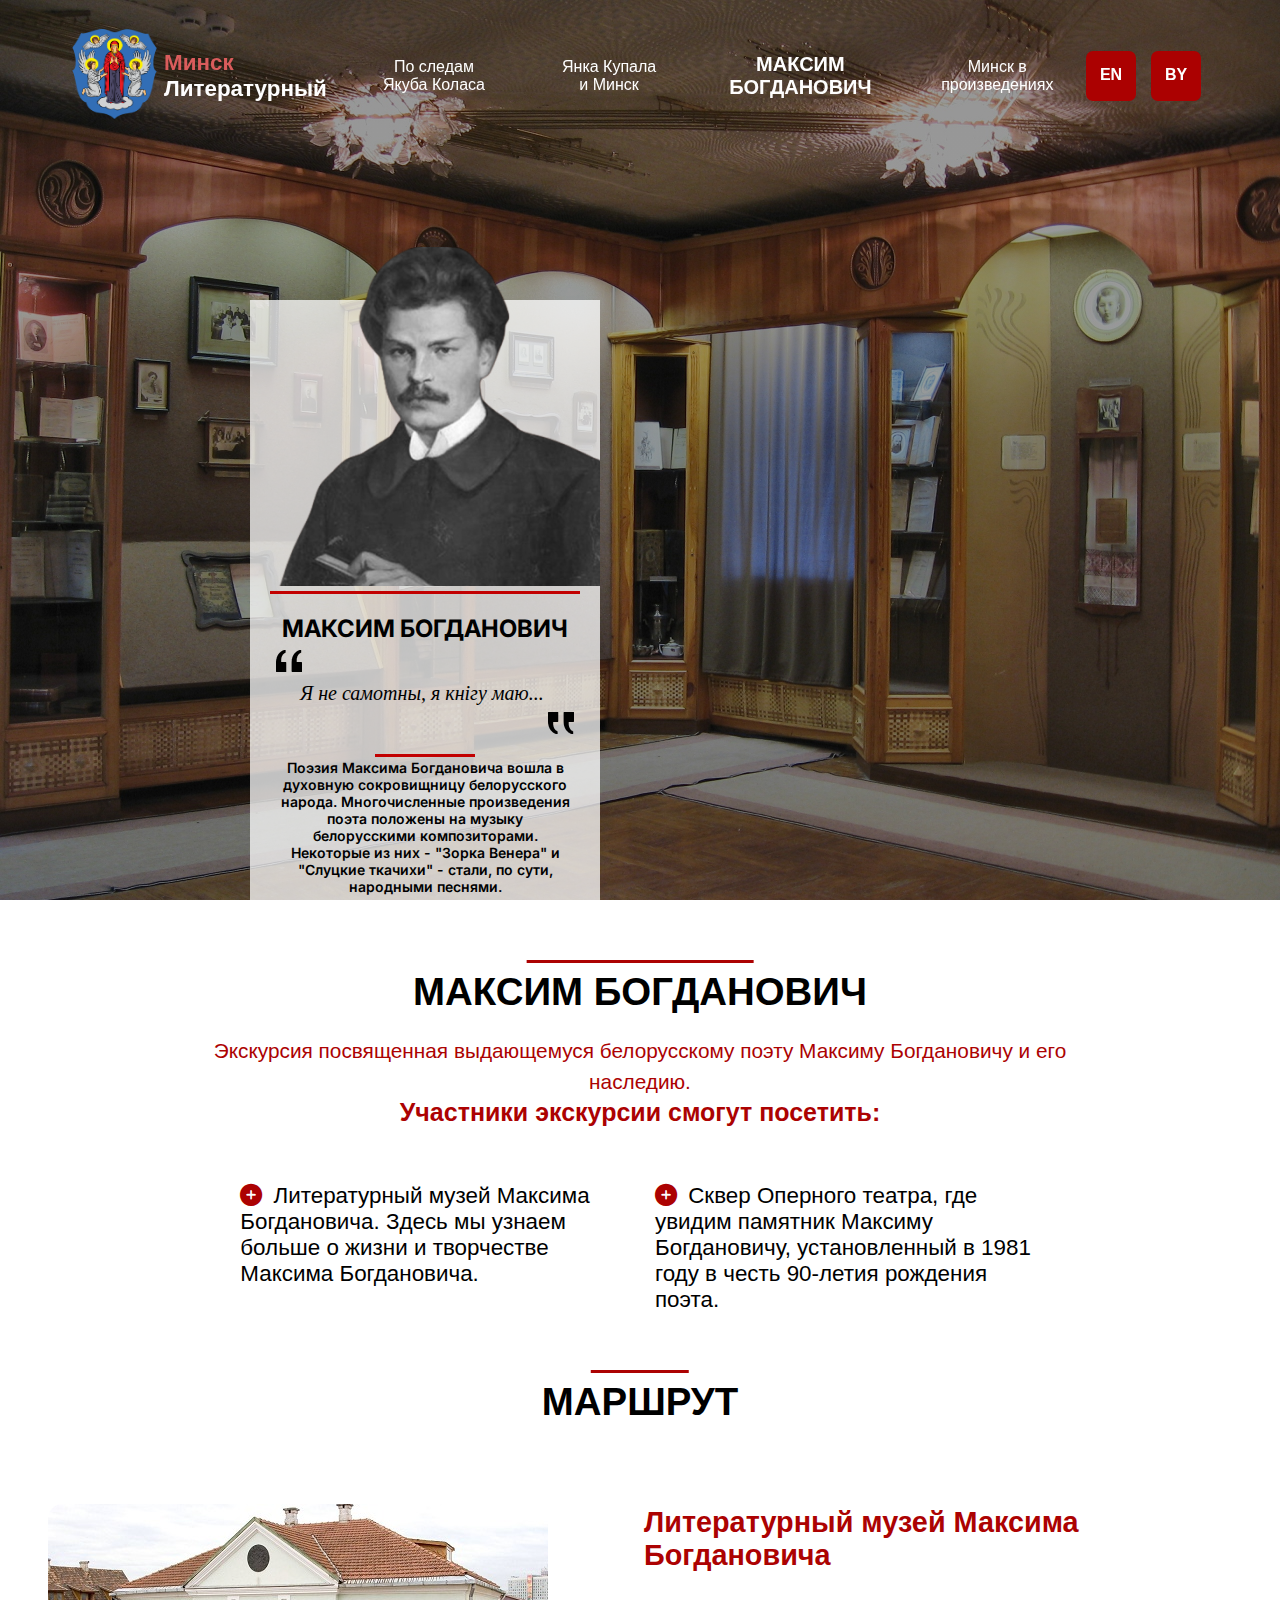
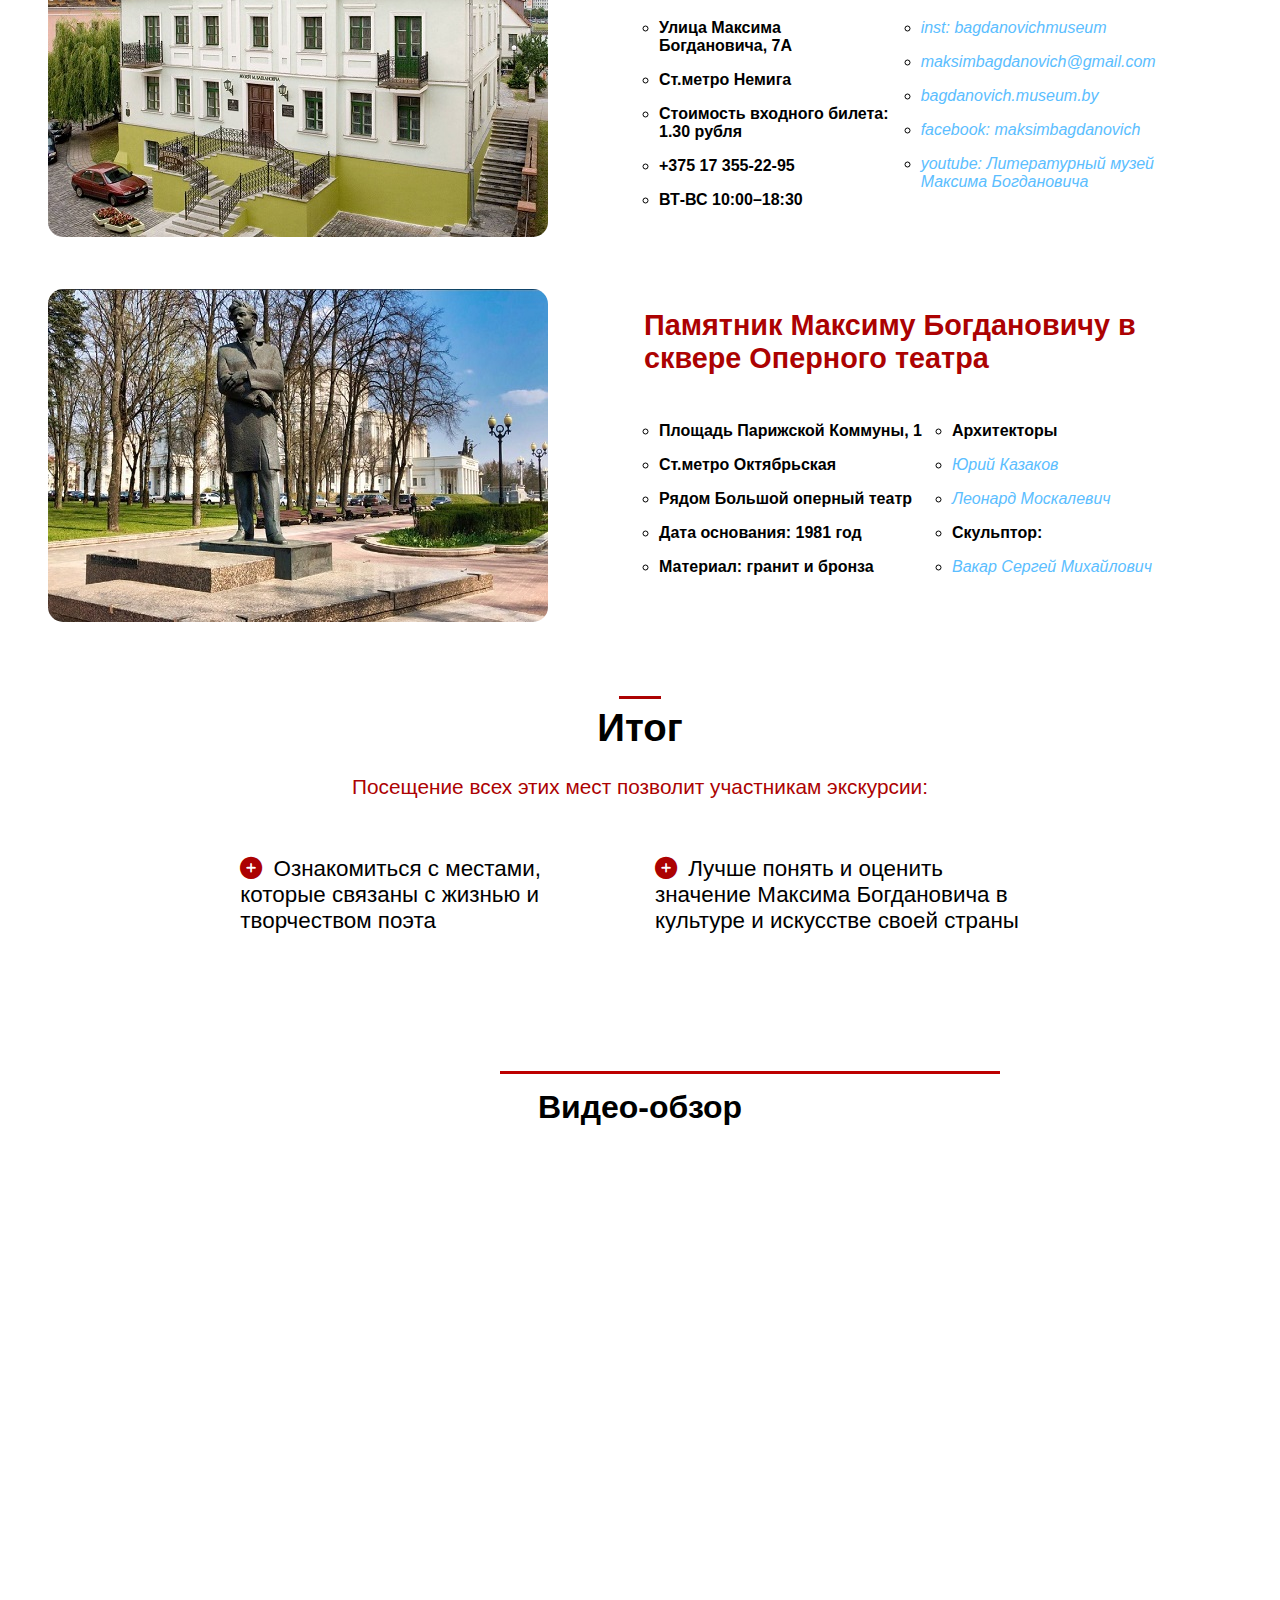
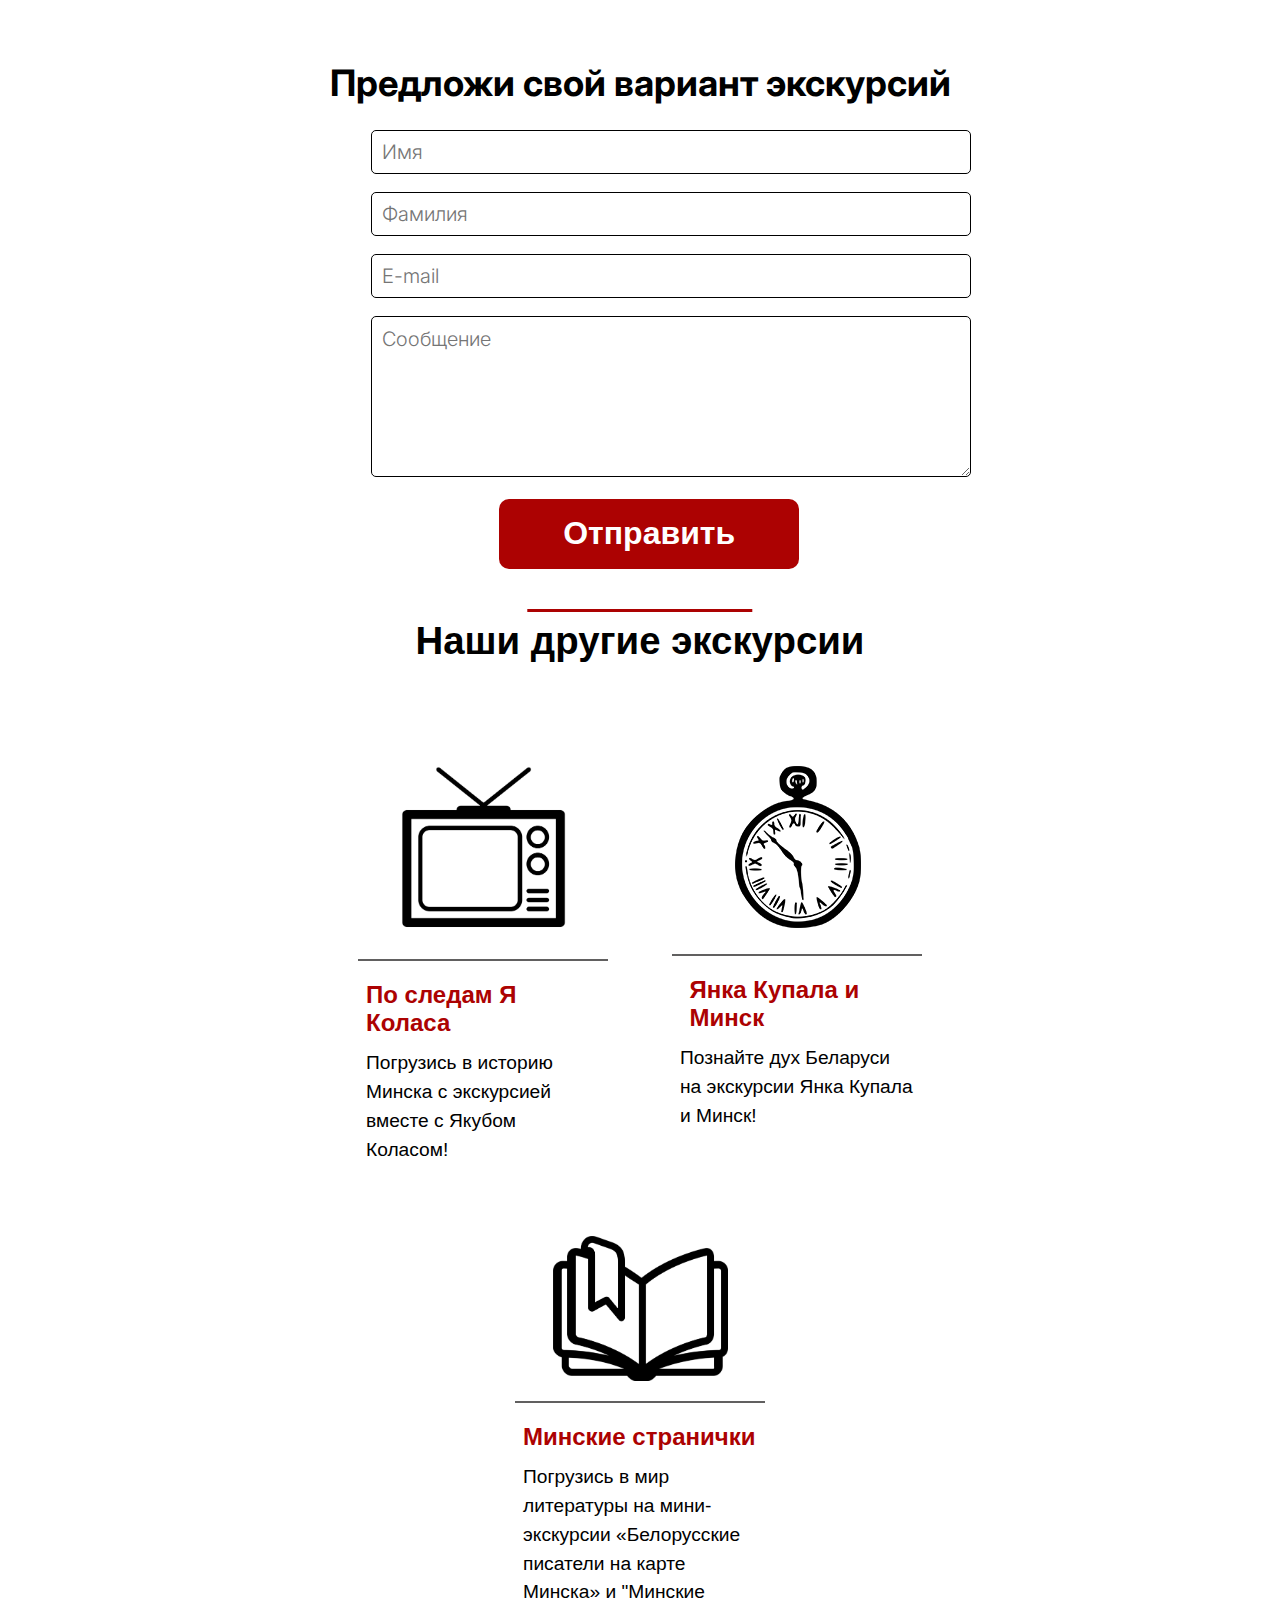
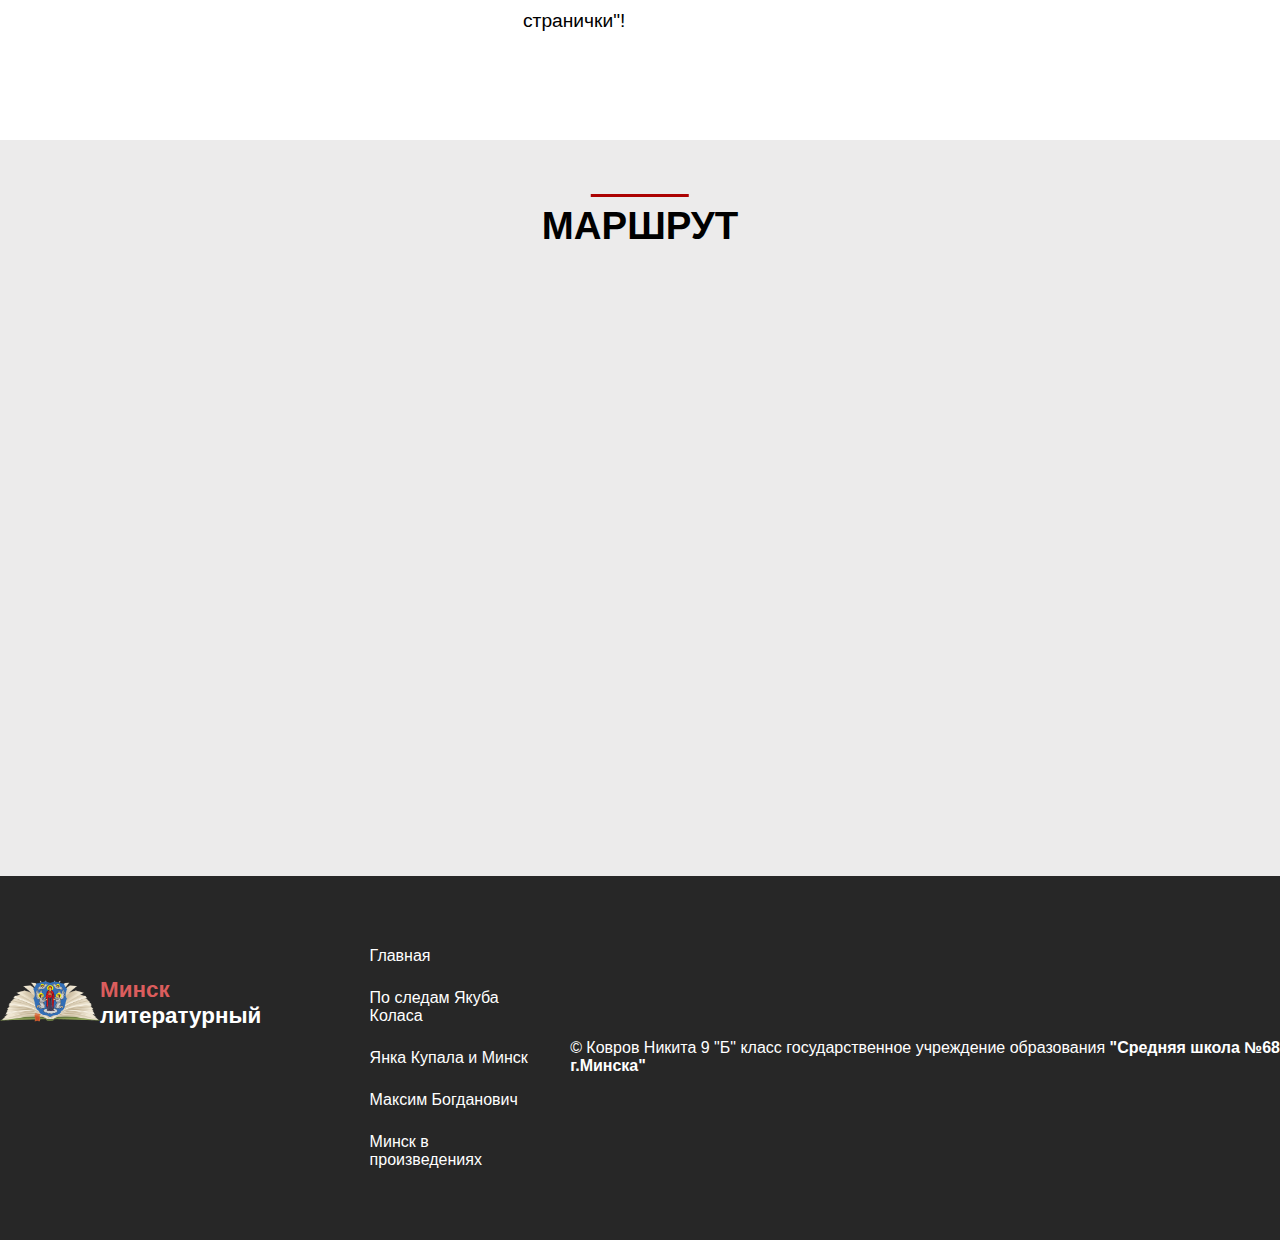
<file: services/bogdanovich.html>
<!DOCTYPE html>
<html lang="ru">

<head>
    <meta charset="UTF-8">
    <meta http-equiv="X-UA-Compatible" content="IE=edge">
    <meta name="viewport" content="width=device-width, initial-scale=1.0">
    <title>Минск Литературный - Максим Богданович</title>
    
    <link rel="shortcut icon" href="../img/герб.png">
    
    
    <link rel="stylesheet" href="https://cdnjs.cloudflare.com/ajax/libs/font-awesome/6.0.0/css/all.min.css">
    
    
    <link rel="stylesheet" href="../style.css">
    <link rel="stylesheet" href="../responsive.css">


    <link rel="stylesheet" href="./responsiveServices.css">

    <link rel="preconnect" href="https://fonts.googleapis.com">
    <link rel="preconnect" href="https://fonts.gstatic.com" crossorigin>
    <link href="https://fonts.googleapis.com/css2?family=Inter:wght@100;200;300;400;500;600;700;800;900&display=swap" rel="stylesheet">
    
</head>

<body>

    <div class="preloader-container">
        <div class="preloader-logo-container">
            <div class="preloader-img">
                <img src="../img/logo2.png" alt="" srcset="">
            </div>
            <div class="preloader-text">
                <a href="#" class="logo-text"> <span class="logo-color">Минск</span> Литературный</a>
            </div>
        </div>
        <div class="loading-text">
            <img src="../img/150x150.gif" alt="loading-text" srcset="">
        </div>
    </div>
    <section id="bogdanovich">

        <header>
            <nav class="main-nav">

                <div class="logo-container">
                    <div class="burger-container">
                        <i class="burger-line"></i>
                        <i class="burger-line"></i>
                        <i class="burger-line"></i>
                    </div>
                    <a href="../index.html"><img class="logo-img" src="../img/герб.png" alt="logo-img"></a>
                    <a href="../index.html" class="logo-text"> <span class="logo-color">Минск</span> Литературный</a>

                </div>
                <ul class="nav-link-container" style="text-align: center;">
                    <li><a href="./kolas.html">По следам Якуба Коласа</a></li>
                    <li><a href="./kupala.html">Янка Купала и Минск</a></li>
                    <li><a href="./bogdanovich.html" class="bold-href">Максим Богданович</a></li>
                    <li><a href="./inmap.html">Минск в произведениях</a></li>
                    <a href="bogdanovich-en.html" class="language">EN</a>
                    <a href="bogdanovich-by.html" class="languageBy">BY</a>
                </ul>
            </nav>
        </header>
        <div id="hero-section">
            <div class="first-hero-section">
                <div class="content-container">

                    <div class="down-btn-container">
                        <a href="#description" class="go-down-btn">Перейти к экскурсии</a>
                    </div>
                </div>
            </div>
        </div>

        <div class="info">
            <img src="../img/bogdanovich_full.png" class="infoImgMax">
            <div class="frame">
                <div class="underline"></div>
                <p class="infoTitle">Максим Богданович</p>
                <img src="../img/Верхняя кавычка.png" class="up">
                <img src="../img/Нижняя кавычка.png" class="down">
                <p class="phraseMax">Я не самотны, я кнігу маю...</p>
                <div class="upperline"></div>
                <p class="infoTextMax">Поэзия Максима Богдановича вошла в духовную сокровищницу белорусского народа. Многочисленные произведения поэта положены на музыку белорусскими композиторами. Некоторые из них - "Зорка Венера" и "Слуцкие ткачихи" - стали, по сути, народными песнями.</p>
            </div>
        </div>

    </section>

    <section id="description">
        <h1 class="section-header main-h-desc-container">МАКСИМ БОГДАНОВИЧ</h1>
        <p class="main-h-desc"><span class="color">Экскурсия посвященная выдающемуся белорусскому поэту Максиму Богдановичу и его наследию.<br> <b style="font-size: 25px;"> Участники экскурсии смогут посетить:</b></p>
        <div class="desc-main-container" style="padding-bottom: 30px;">
            <ul class="desc-container">
                <li><i class="fa-solid fa-circle-plus"></i>Литературный музей Максима Богдановича. Здесь мы узнаем больше о жизни и творчестве Максима Богдановича.</li>
                            </ul>
            <ul class="desc-container">
            <li><i class="fa-solid fa-circle-plus"></i>Сквер Оперного театра, где увидим памятник Максиму Богдановичу, установленный в 1981 году в честь 90-летия рождения поэта.</li>

            </ul>
        </div>

    </section>

    <section id="services-section">
        <h1 class="section-header">МАРШРУТ</h1>
        <div class="our-services-container">
        </div>
    </section>
    <section id="services-section">
        <div class="services-service-container">
            <div class="all-services-container">
                
                <div class="services-service-container">
                    
                    <div class="services-service-card SchedualServices">
                        <div class="left-service-img">
                            <img src="../img/museum-bogdanovich.jpg" alt="" style="border-radius: 15px;">
                        </div>
                        <div class="center-service-content">
                            <div class="center-service-header">
                                <h3>Литературный музей Максима Богдановича</h3>
                            </div>
                            <div class="service-content-dis">
                                <div class="service-content-all-services">
                                    <ul>
                                        <li>Улица Максима Богдановича, 7А</li>
                                        <li>Ст.метро Немига</li>
                                        <li>Стоимость входного билета: 1.30 рубля</li>
                                        <li>+375 17 355-22-95</li>
                                        <li>ВТ-ВС 10:00–18:30</li>

                                    </ul>
                                    <ul>
                                        <li><a href="https://www.instagram.com/bagdanovichmuseum/?ysclid=lnys35b5ek761357704" target="_blank" style="font-style: italic; color: #5bbeff; font-weight: lighter; cursor: pointer;">inst: bagdanovichmuseum</a></li>
                                        <li><a href="mailto:maksimbagdanovich@gmail.com" target="_blank" style="font-style: italic; color: #5bbeff; font-weight: lighter; cursor: pointer;">maksimbagdanovich@gmail.com</a></li>
                                        <li><a href="http://bagdanovich.museum.by/" target="_blank" style="font-style: italic; color: #5bbeff; font-weight: lighter; cursor: pointer;">bagdanovich.museum.by</a></li>
                                        <li><a href="https://www.facebook.com/maksimbagdanovich/" target="_blank" style="font-style: italic; color: #5bbeff; font-weight: lighter; cursor: pointer;">facebook: maksimbagdanovich</a></li>
                                        <li><a href="https://www.youtube.com/watch?v=f1vG1VfVZPc" target="_blank" style="font-style: italic; color: #5bbeff; font-weight: lighter; cursor: pointer;">youtube: Литературный музей Максима Богдановича</a></li>
                                    </ul>
                                </div>
                            </div>
                        </div>
                    </div>
                    
                    <div class="services-service-card SchedualServices">
                        <div class="left-service-img">
                            <img src="../img/monument-bogdanovich.jpg" alt="" style="border-radius: 15px;">
                        </div>
                        <div class="center-service-content">
                            <div class="center-service-header">
                                <h3>Памятник Максиму Богдановичу в сквере Оперного театра</h3>
                            </div>
                            <div class="service-content-dis">

                                <div class="service-content-all-services">
                                    <ul>
                                        <li>Площадь Парижской Коммуны, 1</li>
                                        <li>Ст.метро Октябрьская</li>
                                        <li>Рядом Большой оперный театр</li>
                                        <li>Дата основания: 1981 год</li>
                                        <li>Материал: гранит и бронза</li>

                                    </ul>
                                    <ul>
                                        <li>Архитекторы</li>
                                        <li><a href="https://www.wikidata.org/wiki/Q68352210?uselang=ru" target="_blank" style="font-style: italic; color: #5bbeff; font-weight: lighter; cursor: pointer;">Юрий Казаков</a></li>
                                        <li><a href="https://ru.wikipedia.org/w/index.php?title=%D0%9B%D0%B5%D0%BE%D0%BD%D0%B0%D1%80%D0%B4+%D0%9C%D0%BE%D1%81%D0%BA%D0%B0%D0%BB%D0%B5%D0%B2%D0%B8%D1%87&editintro=T%3A%D0%9D%D0%B5%D1%82_%D1%81%D1%82%D0%B0%D1%82%D1%8C%D0%B8%2Feditintro&preload=T%3A%D0%9D%D0%B5%D1%82_%D1%81%D1%82%D0%B0%D1%82%D1%8C%D0%B8%2Fpreload&preloadparams%5B%5D=Q56674084&preloadparams%5B%5D=%D0%9B%D0%B5%D0%BE%D0%BD%D0%B0%D1%80%D0%B4+%D0%9C%D0%BE%D1%81%D0%BA%D0%B0%D0%BB%D0%B5%D0%B2%D0%B8%D1%87&preloadparams%5B%5D=%D0%9F%D0%B5%D1%80%D1%81%D0%BE%D0%BD%D0%B0&oldid=0&veaction=edit" target="_blank" style="font-style: italic; color: #5bbeff; font-weight: lighter; cursor: pointer;">Леонард Москалевич</a></li>
                                        <li>Скульптор:</li>
                                        <li><a href="https://ru.wikipedia.org/wiki/%D0%92%D0%B0%D0%BA%D0%B0%D1%80,_%D0%A1%D0%B5%D1%80%D0%B3%D0%B5%D0%B9_%D0%9C%D0%B8%D1%85%D0%B0%D0%B9%D0%BB%D0%BE%D0%B2%D0%B8%D1%87" target="_blank" style="font-style: italic; color: #5bbeff; font-weight: lighter; cursor: pointer;">Вакар Сергей Михайлович</a></li>
                                    </ul>
                                </div>
                            </div>

                        </div>
                    </div>
    </section>

    
    <section id="description">
        <h1 class="section-header main-h-desc-container">Итог</h1>
        <p class="main-h-desc"><span class="color">Посещение всех этих мест позволит участникам экскурсии:</p>
        <div class="desc-main-container">
            <ul class="desc-container">
                <li><i class="fa-solid fa-circle-plus"></i>Ознакомиться с местами, которые связаны с жизнью и творчеством поэта</li>
            </ul>
            <ul class="desc-container">
                <li><i class="fa-solid fa-circle-plus"></i>Лучше понять и оценить значение Максима Богдановича в культуре и искусстве своей страны</li>
            </ul>
        </div>

    </section>

    <div class="space" style="height: 100px;"></div>

    <div class="underlineYT"></div>

    <h1 class="youtubeTitle">Видео-обзор</h1>

    <div class="youtubeCont">
        <iframe width="560" height="315" src="https://www.youtube.com/embed/RwL_AWBSAJE?si=VVPtyzu75zl6iXaI" title="YouTube video player" frameborder="0" allow="accelerometer; autoplay; clipboard-write; encrypted-media; gyroscope; picture-in-picture; web-share" allowfullscreen class="youtube"></iframe>
    </div>
    
    <section id="form">
        <h1 class="formTitle">Предложи свой вариант экскурсий</h1>
        <form action="#form" method="post" class="formForm">
            <input type="text" id="name" name="name" required placeholder="Имя" class="formInput"><br><br>
    
            <input type="text" id="surname" name="surname" required placeholder="Фамилия" class="formInput"><br><br>
    
            <input type="email" id="email" name="email" required placeholder="E-mail" class="formInput"><br><br>

            <textarea id="message" name="message" rows="6" cols="30" required placeholder="Сообщение" class="formTextarea"></textarea><br><br>
    
            <input type="submit" value="Отправить" class="sendButton">
        </form>
    </section>

    <section id="our-excursion-section">
        <h1 class="section-header">Наши другие экскурсии</h1>
        <div class="our-excursion-main-container">
		
		<a href="../services/kolas.html" style="color: #000;">
            <div class="our-excursion-container">
                <div class="our-excursion-card">
                    <div class="our-excursion-card-img-container">
                        <img src="../img/tv-ico.png" alt="howitworks1">
                    </div>
                    
                        <div class="our-excursion-card-dis">
                            <h3>По следам Я Коласа</h3>
                            <p>Погрузись в историю Минска с экскурсией вместе с Якубом Коласом!</p>
                        </div>
                    
                </div></a>
				
				<a href="./kupala.html" style="color: #000;">
                <div class="our-excursion-card">
                    <div class="our-excursion-card-img-container">
                        <img src="../img/servicesImg/watch.png" alt="howitworks1">
                    </div>
                    
					<div class="our-excursion-card-dis">
                        <h3>
                            <div class="num"></div>Янка Купала и Минск</h3>
                        <p>Познайте дух Беларуси на экскурсии Янка Купала и Минск!</p>
                    </div>
					
                </div></a>
				
				<a href="./inmap.html" style="color: #000;">
                <div class="our-excursion-card">
                    <div class="our-excursion-card-img-container">
                        <img src="../img/book-ico.png" alt="howitworks1">
                    </div>
                    
					<div class="our-excursion-card-dis">
                        <h3>Минские странички</h3>
                       <p>Погрузись в мир литературы на мини-экскурсии «Белорусские писатели на карте Минска» и "Минские странички"!</p>
                    </div>
					
                </div></a>
            </div>
        </div>
    </section>

<section id="map-section">
        <h1 class="section-header main-h-desc-container">МАРШРУТ</h1>
        <div class="map-inner-container">
            <div class="form-map-container"><iframe src="https://yandex.ru/map-widget/v1/?um=constructor%3A664c49c8250d4fb3e24fc22347f26aab376c654bea1b98dd27970911283e8c73&amp;source=constructor" width="1235" height="720" frameborder="0"></iframe>
            </div>
        </div>
    </section>



    <footer>
        <div class="left-footer-container">
            <div class="footer-logo-container">
                <a href="./index.html"><img class="logo-img" src="../img/logo2.png" alt=""></a>
                <a href="./index.html" class="logo-text"> <span class="logo-color">Минск</span> литературный</a>
            </div>
            <ul class="footer-links-container">
                <li><a href="../index.html">Главная</a></li>
                    <li><a href="./kolas.html">По следам Якуба Коласа</a></li>
                    <li><a href="./kupala.html">Янка Купала и Минск</a></li>
                    <li><a href="./bogdanovich.html">Максим Богданович</a></li>
                    <li><a href="./inmap.html">Минск в произведениях</a></li>
            </ul>
        </div>
        <div class="footer-disc-container">
           <p class="copyright">&copy; Ковров Никита 9 "Б" класс государственное учреждение образования <a href="http://sch68.minsk.edu.by/" class="school">"Средняя школа №68 г.Минска"</a></p>
		<div class="btn-up btn-up_hide"></div>
    </footer>

</body>
<script src="https://cdnjs.cloudflare.com/ajax/libs/gsap/3.9.1/gsap.min.js"></script>
<script src="https://cdnjs.cloudflare.com/ajax/libs/jquery/3.6.0/jquery.min.js"></script>
<script src="https://smtpjs.com/v3/smtp.js"></script>
<script src="./service.js"></script>

</html>
</file>
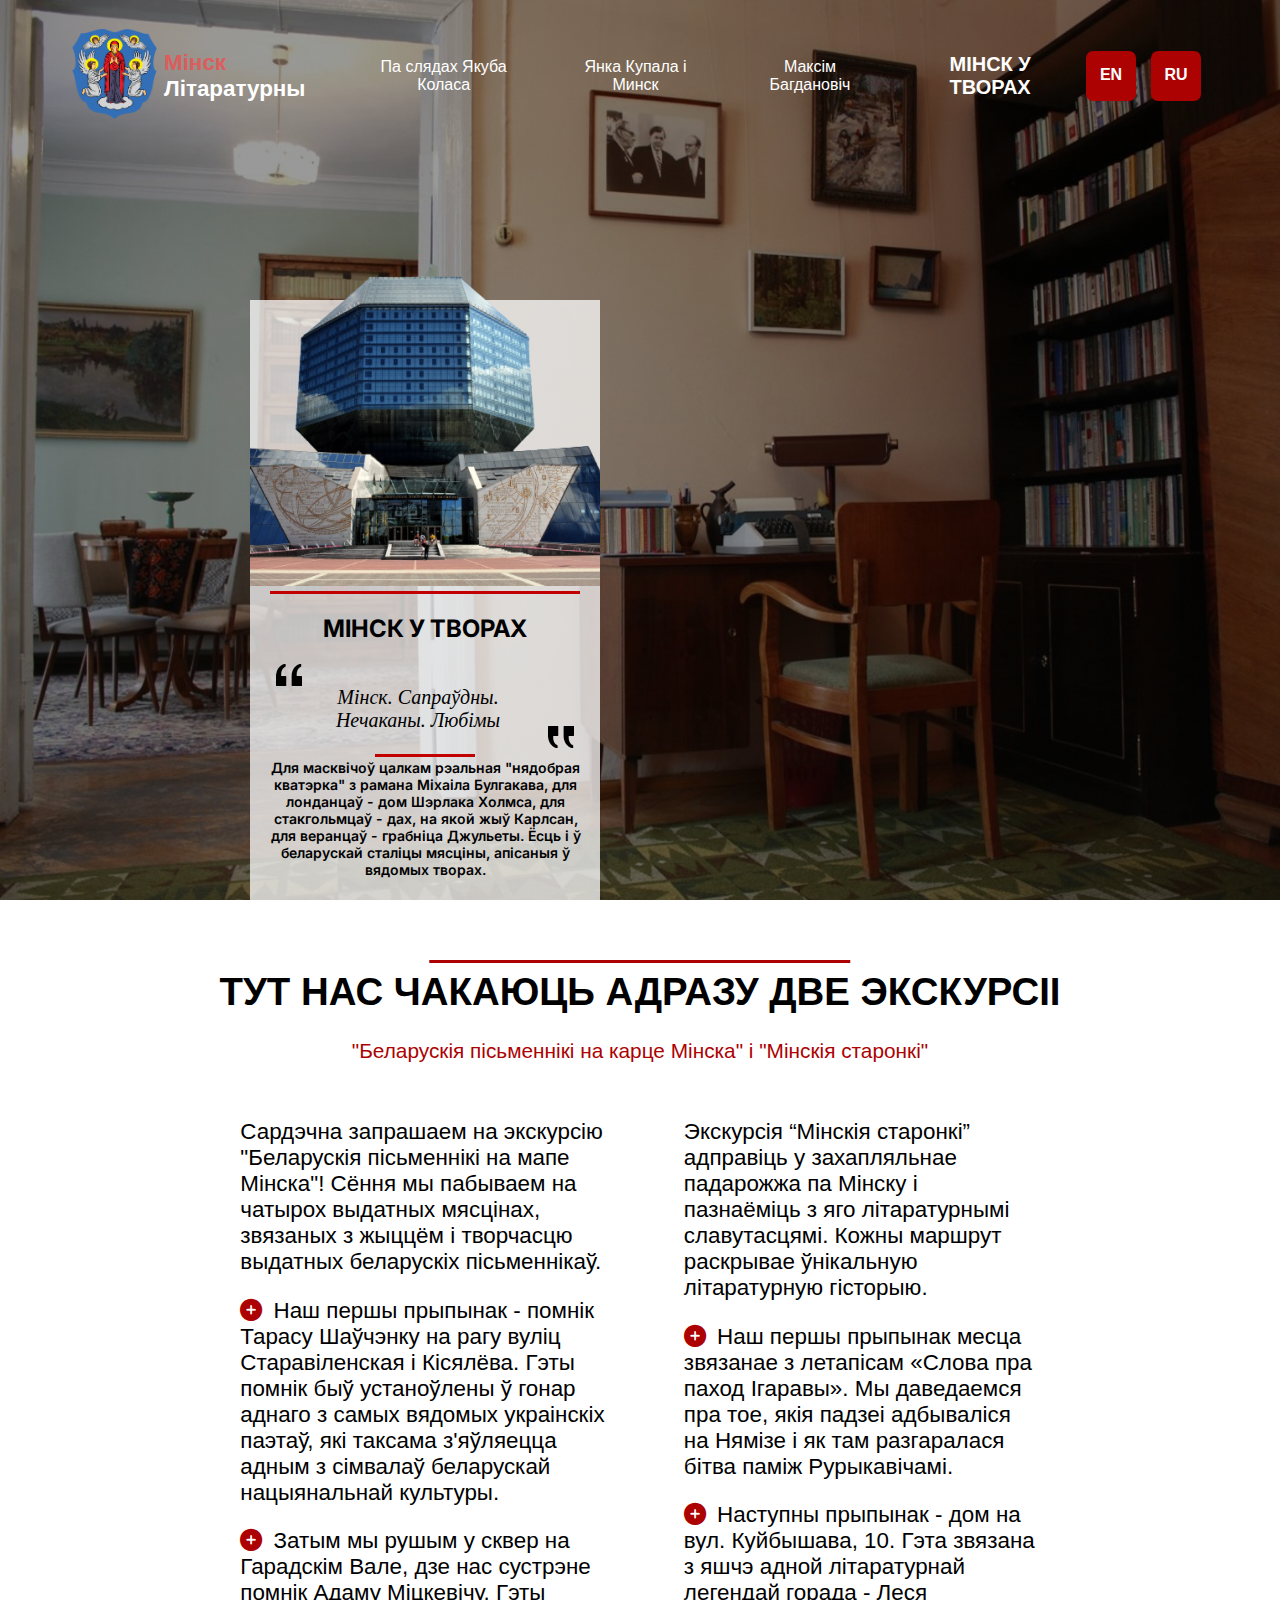
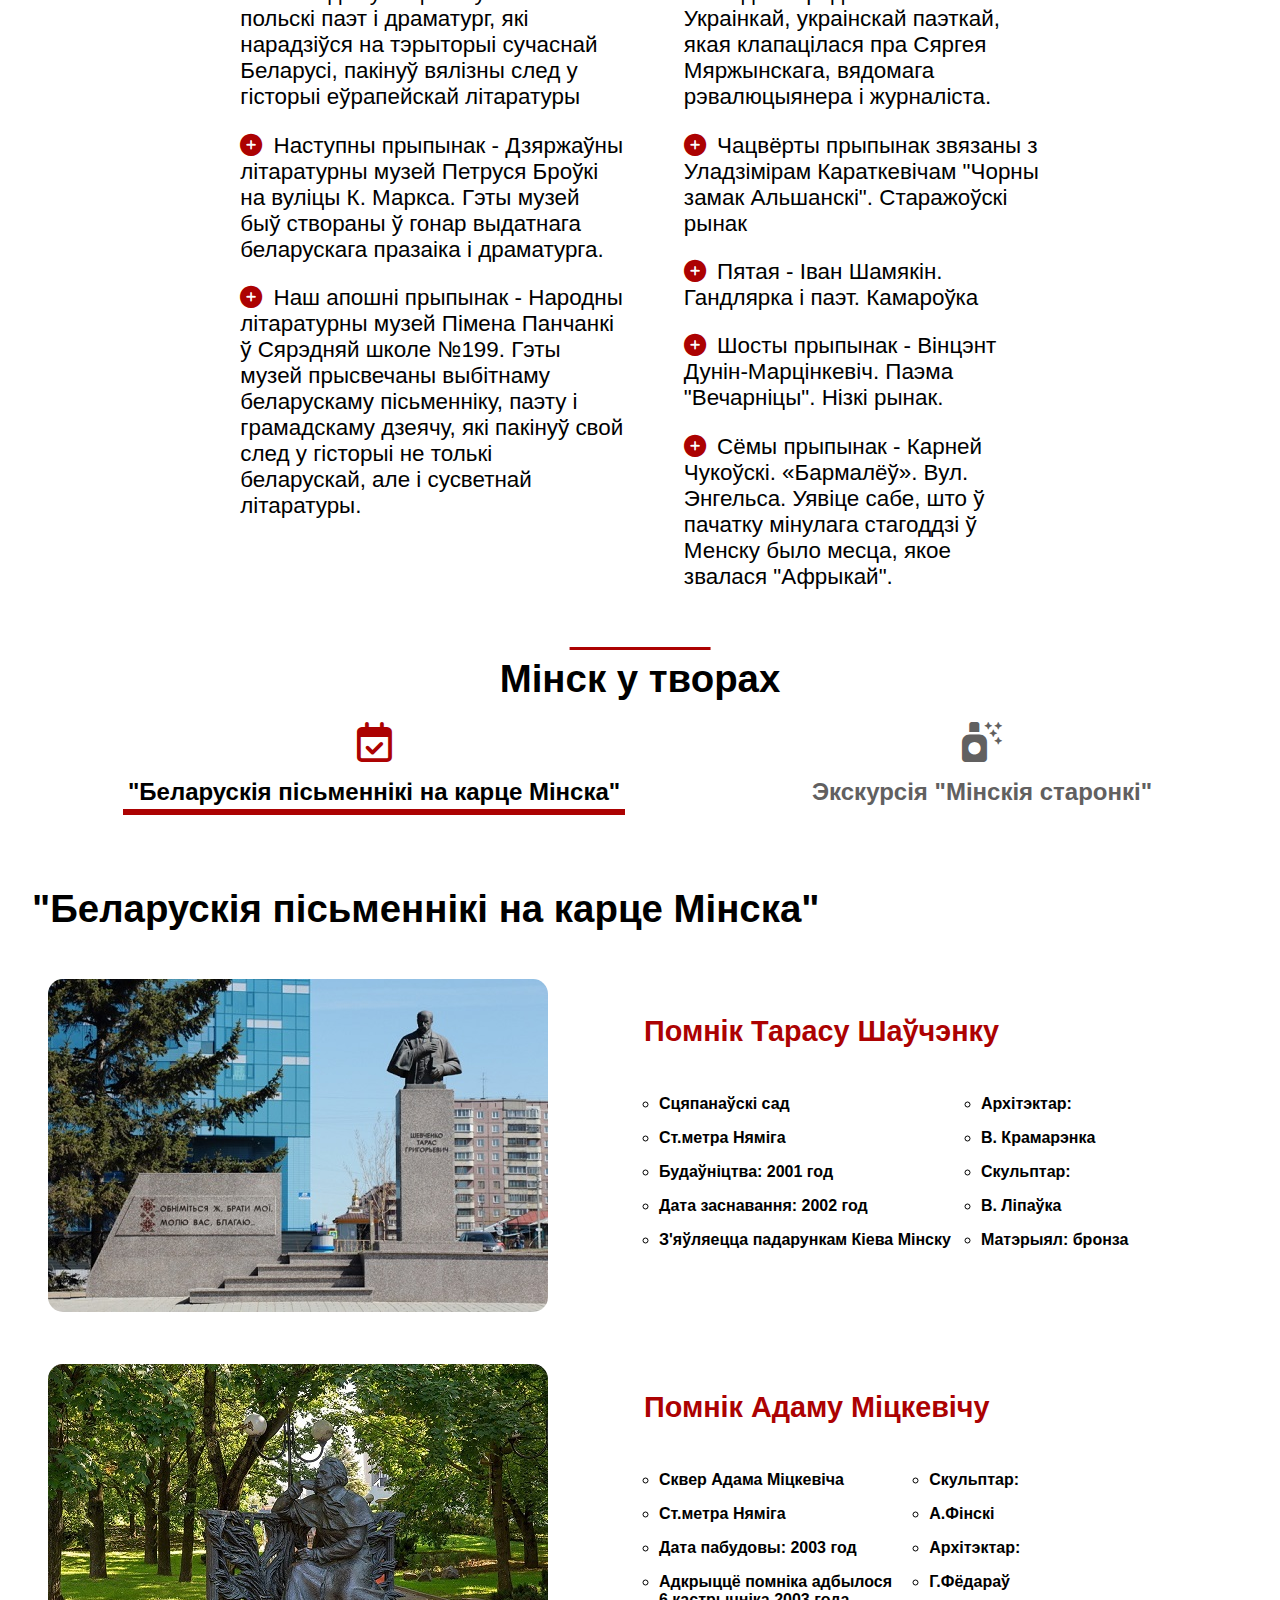
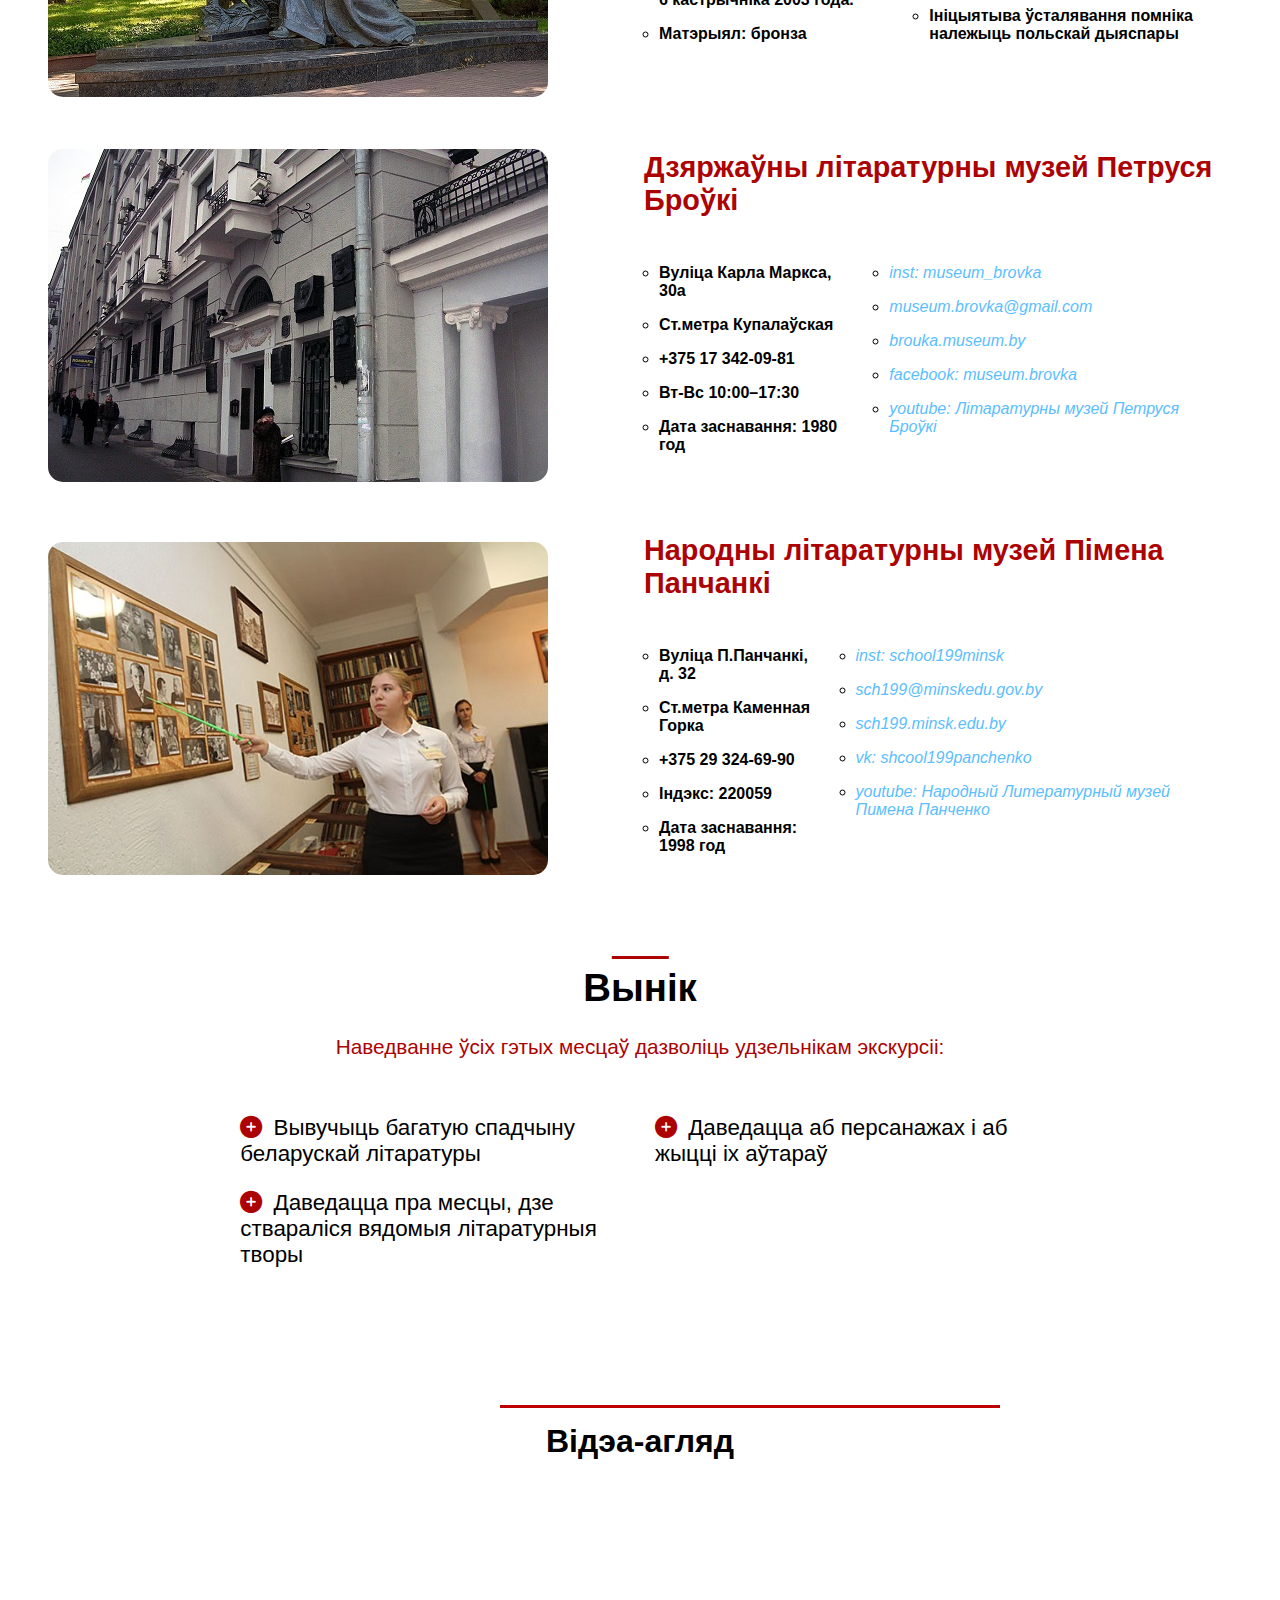
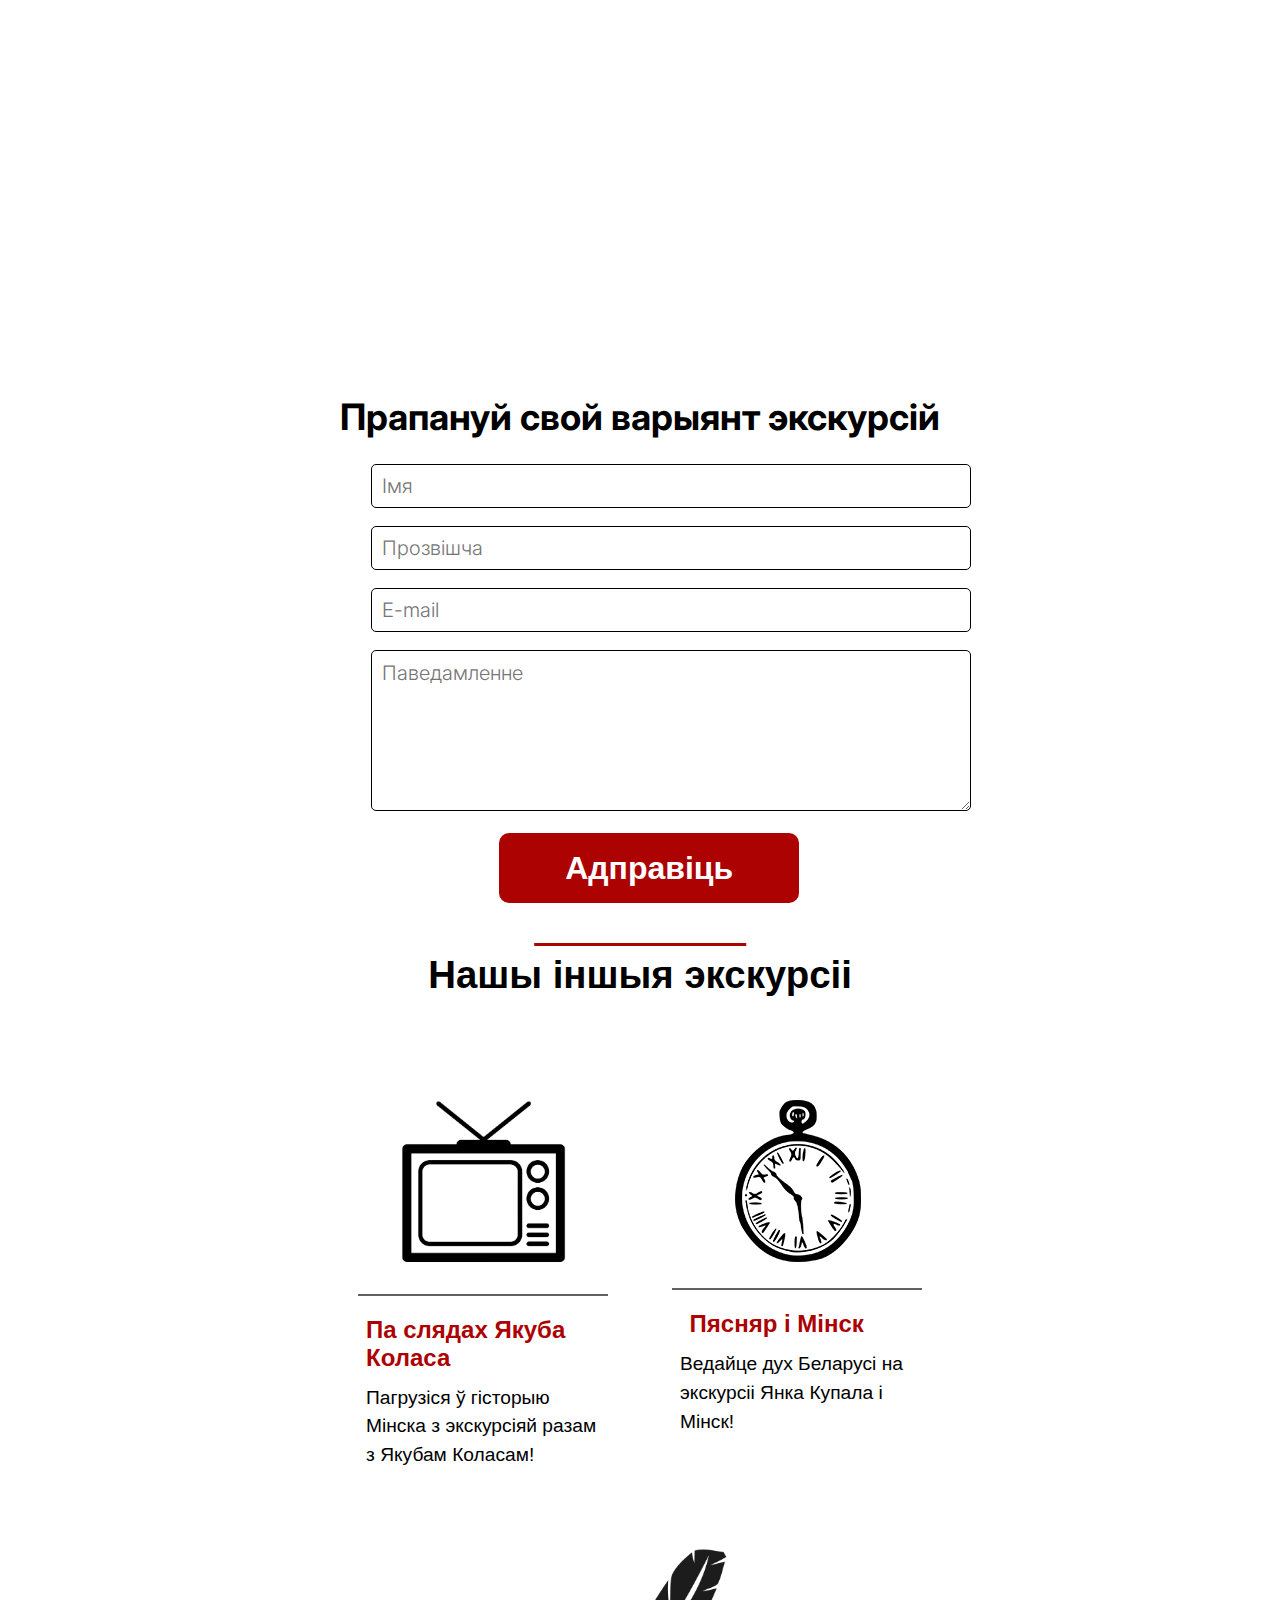
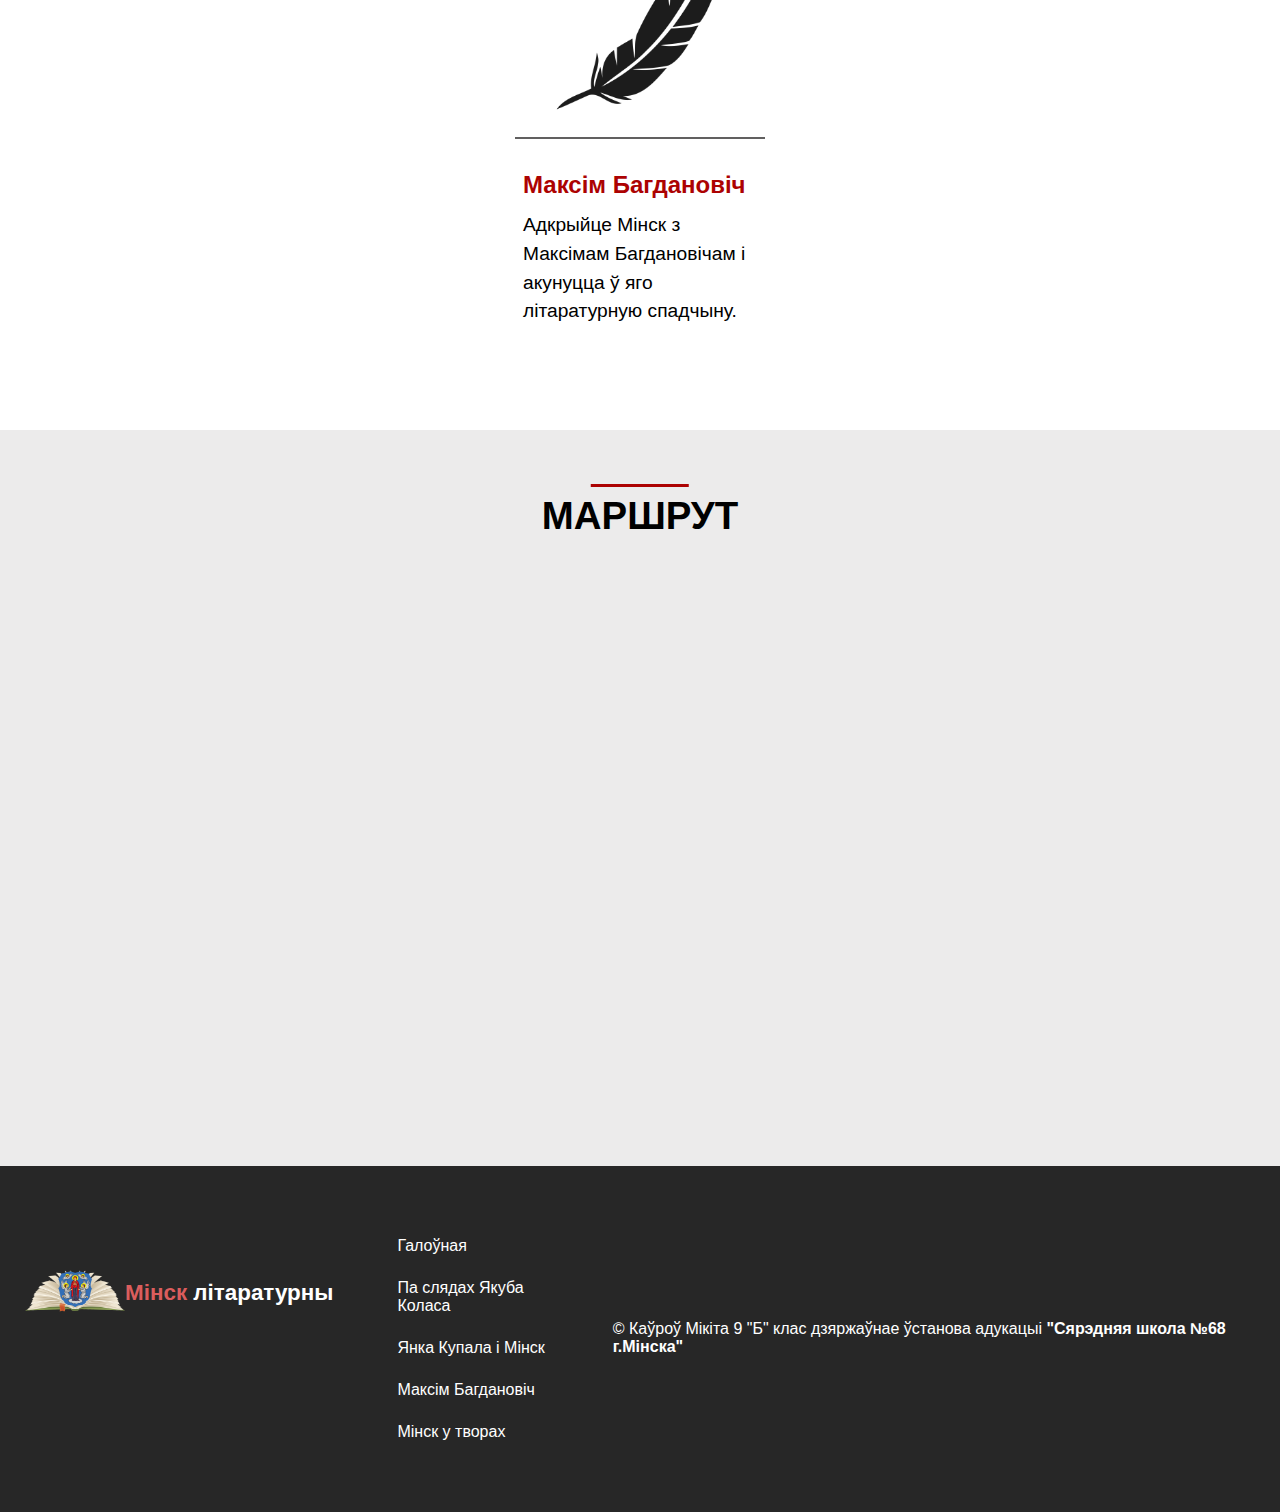
<file: services/inmap-by.html>
<!DOCTYPE html>
<html lang="ru">

<head>
    <meta charset="UTF-8">
    <meta http-equiv="X-UA-Compatible" content="IE=edge">
    <meta name="viewport" content="width=device-width, initial-scale=1.0">
    <title>Мiнск Літаратурны - Беларускія пісьменнікі на карце Мінска</title>
    
    <link rel="shortcut icon" href="../img/герб.png">
    
    
    <link rel="stylesheet" href="https://cdnjs.cloudflare.com/ajax/libs/font-awesome/6.0.0/css/all.min.css">
    
    
    <link rel="stylesheet" href="../style.css">
    <link rel="stylesheet" href="../responsive.css">


    <link rel="stylesheet" href="./responsiveServices.css">

    <link rel="preconnect" href="https://fonts.googleapis.com">
    <link rel="preconnect" href="https://fonts.gstatic.com" crossorigin>
    <link href="https://fonts.googleapis.com/css2?family=Inter:wght@100;200;300;400;500;600;700;800;900&display=swap" rel="stylesheet">
    
</head>

<body>

        <div class="preloader-container">
        <div class="preloader-logo-container">
            <div class="preloader-img">
                <img src="../img/logo2.png" alt="" srcset="">
            </div>
            <div class="preloader-text">
                <a href="#" class="logo-text"> <span class="logo-color">Мiнск</span> Літаратурны</a>
            </div>
        </div>
        <div class="loading-text">
            <img src="../img/150x150.gif" alt="loading-text" srcset="">
        </div>
    </div>
    <section id="inmap">

        <header>
            <nav class="main-nav">

                <div class="logo-container">
                    <div class="burger-container">
                        <i class="burger-line"></i>
                        <i class="burger-line"></i>
                        <i class="burger-line"></i>
                    </div>
                    <a href="../index-by.html"><img class="logo-img" src="../img/герб.png" alt="logo-img"></a>
                    <a href="../index-by.html" class="logo-text"> <span class="logo-color">Мiнск</span> Літаратурны</a>

                </div>
                <div class="quick-burger">
                    <i class="quick-burger-dot"></i>
                    <i class="quick-burger-dot"></i>
                    <i class="quick-burger-dot"></i>
                </div>
                <ul class="nav-link-container" style="text-align: center;">
                    <li><a href="./kolas-by.html">Па слядах Якуба Коласа</a></li>
                    <li><a href="./kupala-by.html">Янка Купала i Минск</a></li>
                    <li><a href="./bogdanovich-by.html">Максiм Бaгдановiч</a></li>
                    <li><a href="./inmap-by.html" class="bold-href">Мінск у творах</a></li>
                    <a href="inmap-en.html" class="language">EN</a>
                    <a href="inmap.html" class="languageBy">RU</a>
                </ul>
            </nav>
        </header>
        <div id="hero-section">
            <div class="first-hero-section">
                <div class="content-container">
                    <div class="down-btn-container">
                        <a href="#description" class="go-down-btn">Перайсці да экскурсіі</a>
                    </div>
                </div>
            </div>
        </div>
		
        <div class="info">
            <img src="../img/library.png" class="infoImgLibrary">
            <div class="frame">
                <div class="underline"></div>
                <p class="infoTitle" style="text-transform: uppercase;">Мінск у творах</p>
                <img src="../img/Верхняя кавычка.png" class="upLibrary">
                <img src="../img/Нижняя кавычка.png" class="downLibrary">
                <p class="phraseLibrary">Мінск. Сапраўдны. Нечаканы. Любімы</p>
                <div class="upperline"></div>
                <p class="infoTextLibrary">Для масквічоў цалкам рэальная "нядобрая кватэрка" з рамана Міхаіла Булгакава, для лонданцаў - дом Шэрлака Холмса, для стакгольмцаў - дах, на якой жыў Карлсан, для веранцаў - грабніца Джульеты. Ёсць і ў беларускай сталіцы мясціны, апісаныя ў вядомых творах.</p>
            </div>
        </div>

    </section>
    
    <section id="description">
        <h1 class="section-header main-h-desc-container">ТУТ НАС ЧАКАЮЦЬ АДРАЗУ ДВЕ ЭКСКУРСІІ</h1>
        <p class="main-h-desc"><span class="color">"Беларускія пісьменнікі на карце Мінска" і "Мінскія старонкі"</p>
        <div class="desc-main-container">
            <ul class="desc-container">
                <li>Сардэчна запрашаем на экскурсію "Беларускія пісьменнікі на мапе Мінска"! Сёння мы пабываем на чатырох выдатных мясцінах, звязаных з жыццём і творчасцю выдатных беларускіх пісьменнікаў.</li>
                <li><i class="fa-solid fa-circle-plus"></i>Наш першы прыпынак - помнік Тарасу Шаўчэнку на рагу вуліц Старавіленская і Кісялёва. Гэты помнік быў устаноўлены ў гонар аднаго з самых вядомых украінскіх паэтаў, які таксама з'яўляецца адным з сімвалаў беларускай нацыянальнай культуры.</li>
                <li><i class="fa-solid fa-circle-plus"></i>Затым мы рушым у сквер на Гарадскім Вале, дзе нас сустрэне помнік Адаму Міцкевічу. Гэты польскі паэт і драматург, які нарадзіўся на тэрыторыі сучаснай Беларусі, пакінуў вялізны след у гісторыі еўрапейскай літаратуры</li>
            <li><i class="fa-solid fa-circle-plus"></i>Наступны прыпынак - Дзяржаўны літаратурны музей Петруся Броўкі на вуліцы К. Маркса. Гэты музей быў створаны ў гонар выдатнага беларускага празаіка і драматурга.</li>
			<li><i class="fa-solid fa-circle-plus"></i>Наш апошні прыпынак - Народны літаратурны музей Пімена Панчанкі ў Сярэдняй школе №199. Гэты музей прысвечаны выбітнаму беларускаму пісьменніку, паэту і грамадскаму дзеячу, які пакінуў свой след у гісторыі не толькі беларускай, але і сусветнай літаратуры.</li>
			
			</ul>
            <ul class="desc-container" style="padding-left: 30px; padding-bottom: 30px;">
                <li>Экскурсія “Мінскія старонкі” адправіць у захапляльнае падарожжа па Мінску і пазнаёміць з яго літаратурнымі славутасцямі. Кожны маршрут раскрывае ўнікальную літаратурную гісторыю.</li>
                <li><i class="fa-solid fa-circle-plus"></i>Наш першы прыпынак месца звязанае з летапісам «Слова пра паход Ігаравы». Мы даведаемся пра тое, якія падзеі адбываліся на Нямізе і як там разгаралася бітва паміж Рурыкавічамі.</li>
				<li><i class="fa-solid fa-circle-plus"></i>Наступны прыпынак - дом на вул. Куйбышава, 10. Гэта звязана з яшчэ адной літаратурнай легендай горада - Леся Украінкай, украінскай паэткай, якая клапацілася пра Сяргея Мяржынскага, вядомага рэвалюцыянера і журналіста.</li>
				<li><i class="fa-solid fa-circle-plus"></i>Чацвёрты прыпынак звязаны з Уладзімірам Караткевічам "Чорны замак Альшанскi". Старажоўскі рынак</li>
				<li><i class="fa-solid fa-circle-plus"></i>Пятая - Іван Шамякін. Гандлярка i паэт. Камароўка</li>
				<li><i class="fa-solid fa-circle-plus"></i>Шосты прыпынак - Вінцэнт Дунін-Марцінкевіч. Паэма "Вечарнiцы". Нізкі рынак.</li>
				<li><i class="fa-solid fa-circle-plus"></i>Сёмы прыпынак - Карней Чукоўскі. «Бармалёў». Вул. Энгельса. Уявіце сабе, што ў пачатку мінулага стагоддзі ў Менску было месца, якое звалася "Афрыкай".</li>
						
				
				
            </ul>
        </div>

    </section>

    <section id="services-section">
        <h1 class="section-header">Мінск у творах</h1>
        <div class="our-services-container">
            <div class="service-selector-cotainer">
                <div class="service-btn-container" data-serviceType="SchedualServices">
                    <div class="service-btn-icon">
                        <i class="fa-regular fa-calendar-check active"></i>
                    </div>
                    <div class="service-btn-header  active">
                        <h2 class="active">"Беларускія пісьменнікі на карце Мінска"</h2>
                    </div>
                </div>
                <div class="service-btn-container" data-serviceType="spa&Clinic">
                    <div class="service-btn-icon">
                        <i class="fa-solid fa-spray-can-sparkles"></i>
                    </div>
                    <div class="service-btn-header">
                        <h2>Экскурсія "Мінскія старонкі"</h2>
                    </div>
                </div>
            </div>

        </div>
    </section>
    <section id="services-section">
        <div class="services-service-container">
            <div class="services-service-header-container">
                <h2 class="services-service-header">"Беларускія пісьменнікі на карце Мінска"</h2>
            </div>
            <div class="all-services-container">
                
                <div class="services-service-container">
                    
                    
                    <div class="services-service-card SchedualServices">
                        <div class="left-service-img">
                            <img src="../img/monument-shevchenko.jpg" alt="" style="border-radius: 15px;">
                        </div>
                        <div class="center-service-content">
                            <div class="center-service-header">
                                <h3>Помнік Тарасу Шаўчэнку</h3>
                            </div>
                            <div class="service-content-dis">
                                <div class="service-content-all-services">
                                    <ul>
                                        <li>Сцяпанаўскі сад</li>
                                        <li>Ст.метра Няміга</li>
                                        <li>Будаўніцтва: 2001 год</li>
                                        <li>Дата заснавання: 2002 год</li>
                                        <li>З'яўляецца падарункам Кіева Мінску</li>

                                    </ul>
                                    <ul>
                                        <li>Архітэктар:</li>
                                        <li>В. Крамарэнка</li>
                                        <li>Скульптар:</li>
                                        <li>В. Ліпаўка</li>
                                        <li>Матэрыял: бронза</li>
                                    </ul>
                                </div>
                            </div>
                        </div>
                    </div>
                    
                    <div class="services-service-card SchedualServices">
                        <div class="left-service-img">
                            <img src="../img/monument-mickevich.jpg" alt="" style="border-radius: 15px;">
                        </div>
                        <div class="center-service-content">
                            <div class="center-service-header">
                                <h3>Помнік Адаму Міцкевічу</h3>
                            </div>
                            <div class="service-content-dis">

                                <div class="service-content-all-services">
                                    <ul>
                                        <li>Сквер Адама Міцкевіча</li>
                                        <li>Ст.метра Няміга</li>
                                        <li>Дата пабудовы: 2003 год</li>
                                        <li>Адкрыццё помніка адбылося 6 кастрычніка 2003 года.</li>
                                        <li>Матэрыял: бронза</li>

                                    </ul>
                                    <ul>
                                        <li>Скульптар:</li>
                                        <li>А.Фінскі</li>
                                        <li>Архітэктар:</li>
                                        <li>Г.Фёдараў</li>
                                        <li>Ініцыятыва ўсталявання помніка належыць польскай дыяспары</li>
                                    </ul>
                                </div>
                            </div>

                        </div>
                    </div>
                    <div class="services-service-card SchedualServices">
                        <div class="left-service-img">
                            <img src="../img/museum-brouki.jpg" alt="" style="border-radius: 15px;">
                        </div>
                        <div class="center-service-content">
                            <div class="center-service-header">
                                <h3>Дзяржаўны літаратурны музей Петруся Броўкі</h3>
                            </div>
                            <div class="service-content-dis">

                                <div class="service-content-all-services">
                                    <ul>
                                        <li>Вуліца Карла Маркса, 30а</li>
                                        <li>Ст.метра Купалаўская</li>
                                        <li>+375 17 342-09-81</li>
                                        <li>Вт-Вс 10:00–17:30</li>
                                        <li>Дата заснавання: 1980 год</li>

                                    </ul>
                                    <ul>
                                        <li><a href="https://www.instagram.com/museum_brovka/" target="_blank" style="font-style: italic; color: #5bbeff; font-weight: lighter; cursor: pointer;">inst: museum_brovka</a></li>
                                        <li><a href="mailto:museum.brovka@gmail.com" target="_blank" style="font-style: italic; color: #5bbeff; font-weight: lighter; cursor: pointer;">museum.brovka@gmail.com</a></li>
                                        <li><a href="http://brouka.museum.by/" target="_blank" style="font-style: italic; color: #5bbeff; font-weight: lighter; cursor: pointer;">brouka.museum.by</a></li>
                                        <li><a href="https://www.facebook.com/museum.brovka/" target="_blank" style="font-style: italic; color: #5bbeff; font-weight: lighter; cursor: pointer;">facebook: museum.brovka</a></li>
                                        <li><a href="https://www.youtube.com/channel/UCCPZqEFRqUwU6vLrTJ1ENmw?view_as=subscriber" target="_blank" style="font-style: italic; color: #5bbeff; font-weight: lighter; cursor: pointer;">youtube: Літаратурны музей Петруся Броўкі</a></li>
                                    </ul>
                                </div>
                            </div>

                        </div>
                    </div>
                    <div class="services-service-card SchedualServices">
                        <div class="left-service-img">
                            <img src="../img/museum-panchenko.jpg" alt="" style="border-radius: 15px;">
                        </div>
                        <div class="center-service-content">
                            <div class="center-service-header">
                                <h3>Народны літаратурны музей Пімена Панчанкі</h3>
                            </div>
                            <div class="service-content-dis">

                                <div class="service-content-all-services">
                                    <ul>
                                        <li>Вуліца П.Панчанкі, д. 32</li>
                                        <li>Ст.метра Каменная Горка</li>
                                        <li>+375 29 324-69-90</li>
                                        <li>Індэкс: 220059</li>
                                        <li>Дата заснавання: 1998 год</li>

                                    </ul>
                                    <ul>
                                        <li><a href="https://www.instagram.com/school199minsk/?ysclid=lnyug7lstt173741139" target="_blank" style="font-style: italic; color: #5bbeff; font-weight: lighter; cursor: pointer;">inst: school199minsk</a></li>
                                        <li><a href="mailto:sch199@minskedu.gov.by" target="_blank" style="font-style: italic; color: #5bbeff; font-weight: lighter; cursor: pointer;">sch199@minskedu.gov.by</a></li>
                                        <li><a href="http://sch199.minsk.edu.by/" target="_blank" style="font-style: italic; color: #5bbeff; font-weight: lighter; cursor: pointer;">sch199.minsk.edu.by</a></li>
                                        <li><a href="https://vk.com/shcool199panchenko?ysclid=lnyuhquw3282197072" target="_blank" style="font-style: italic; color: #5bbeff; font-weight: lighter; cursor: pointer;">vk: shcool199panchenko</a></li>
                                        <li><a href="https://www.youtube.com/watch?v=6DuFee3gEGg" target="_blank" style="font-style: italic; color: #5bbeff; font-weight: lighter; cursor: pointer;">youtube: Народный Литературный музей Пимена Панченко</a></li>
                                    </ul>
                                </div>
                            </div>

                        </div>
                    </div>
					
					
					
					
					
                </div>

                
                
                <div class="services-service-container">
                    

                    
                    
                    
                    
                    

                    
                    
                    
                    <div class="services-service-card spa&Clinic">
                        <div class="left-service-img">
                            <img src="../img/nemiga.jpg" alt="interior">
                        </div>
                        <div class="center-service-content">
                            <div class="center-service-header">
                                <h3>«Слова пра паход Ігаравы»</h3>
                            </div>
                            <div class="service-content-dis">

                                <div class="service-content-all-services">
                                    <ul>
                                        <li>Твор старажытнарускай літаратуры, які апісвае паход князя Ігара Святаславіча на полаўцаў у 1185 годзе.</li>
                                        <li>Няміга - адна з найстарэйшых вуліц Мінска, якая ўзнікла ў XII стагоддзі побач з Мінскім замкам.</li>
                                        <li>Завецца ў гонар ракі Нямігі, цяпер прыбранай у калектар, уздоўж якой вуліца калісьці ішла.</li>
                                    </ul>
                                    <ul>
                                        <li>У 1960-х гадах было прынята рашэнне знесці значную частку старой забудовы ў раёне вуліцы, прасекшы выпрастаную шырокую магістраль.</li>
                                        <li>У 1990 годзе адкрылася станцыя метро "Няміга", у сувязі з чым фактычна спыніла існаванне занятая пад аўтобусную станцыю плошчу 8 Сакавіка.</li>
                                    </ul>
                                </div>
                            </div>
                        </div>
                    </div>
                    
                    
                    <div class="services-service-card spa&Clinic">
                        <div class="left-service-img">
                            <img src="../img/mostutroeckogo.jpg" alt="fullbodyspa">
                        </div>
                        <div class="center-service-content">
                            <div class="center-service-header">
                                <h3>Мост ля Траецкага прадмесця</h3>
                            </div>
                            <div class="service-content-dis">
                                <div class="service-content-all-services">
                                    <ul>
                                        <li>Тут мы ўбачым, як падземная паланянка ўліваецца сваімі водамі ў галоўную гарадскую раку.</li>
                                        <li>Менавіта тут, на беразе Свіслачы, адбылася легендарная бітва, у якой ваяваў князь-пярэварацень Усяслаў Чарадзей.</li>
                                        <li>Мы даведаемся, якім чынам Усяслаў змагаўся супраць сваіх ворагаў і як ён выкарыстоўваў сваю магію ў бітве.</li>
                                    </ul>
                                </div>
                            </div>
                        </div>
                    </div>
                    
                    
                    <div class="services-service-card spa&Clinic">
                        <div class="left-service-img">
                            <img src="../img/kuibisheva10.jpg" alt="ratePestTreatment">
                        </div>
                        <div class="center-service-content">
                            <div class="center-service-header">
                                <h3>Дом на вул. Куйбышава, 10</h3>
                            </div>
                            <div class="service-content-dis">
                                <div class="service-content-all-services">
                                    <ul>
                                        <li>Звязана з яшчэ адной літаратурнай легендай горада - Лесяй Украінкай, украінскай паэткай, якая клапацілася пра Сяргея Мяржынскага, вядомага рэвалюцыянера і журналіста, хоць для звычайных людзей ён быў проста клеркам Лібава-Роменскай чыгункі.</li>
                                        <li>На працягу двух месяцаў, з 7 студзеня па 5 сакавіка, Леся не пакідала яго пасцелі, пакуль ён не памёр у яе на руках.</li>
                                        <li>Сяргей Мяржынскі быў пахаваны на Стражаўскіх могілках, якія пазней былі разбураны, побач з Касцёлам Марыі Магдаліны. На доме на Куйбышава, 10 устаноўлена мемарыяльная дошка.</li>

                                    </ul>
                                </div>
                            </div>
                        </div>
                    </div>
                    
                    
                    <div class="services-service-card spa&Clinic">
                        <div class="left-service-img">
                            <img src="../img/storozevskii.jpg" alt="servicesImg">
                        </div>
                        <div class="center-service-content">
                            <div class="center-service-header">
                                <h3>Уладзімірам Караткевічам "Чорны замак Альшанскi". Старажоўскі рынак</h3>
                            </div>
                            <div class="service-content-dis">
                                <div class="service-content-all-services">
                                    <ul>
                                        <li>Антон Косміч, гісторык і герой рамана, апісвае свой дом, які размешчаны ў раёне з "пад'ездам халасцякоў". У гэтым жылым комплексе таксама пражывае псіхіятр Лыганоўскі, вядомы як апошні князь Альшанскі і, дарэчы, вядомы сваёй злосцю. </li>
                                        <li>Побач з домам знаходзіцца Старажоўскі рынак, які быў вядомы тым, што там прадавалі жывёлін.</li>
                                        <li>Гэты эпізод апісвае канкрэтныя адрасы і рэальных прататыпаў. Старажоўскі рынак размяшчаўся паміж вуліцай Чарвякова і Старавіленскім трактам, а зараз на яго месцы знаходзіцца мемарыяльны комплекс ахвярам Першай сусветнай вайны.</li>
                                        <li>Герой рамана, Уладзімір Караткевіч, жыў па адрасе Веры Харужай, 48, а яго сябар, вядомы гісторык і пісьменнік Адам Мальдзіс, жыў праз вуліцу на Чарвякова, 18. Цікава, што Адам Мальдзіс таксама вядомы пад псеўданімам Алесь Гудас, і рэальная гісторыя з пачастункам. праз акно сапраўды адбылося.</li>
                                    </ul>
                                </div>
                            </div>
                        </div>
                    </div>
					
					
					<div class="services-service-card spa&Clinic">
                        <div class="left-service-img">
                            <img src="../img/komarovka.jpg" alt="servicesImg">
                        </div>
                        <div class="center-service-content">
                            <div class="center-service-header">
                                <h3>Іван Шамякін. Гандлярка i паэт.</h3>
                            </div>
                            <div class="service-content-dis">
                                <div class="service-content-all-services">
                                    <ul>
                                        <li>Гісторыя Вольгі Ляновіч, гандляркі з Мінска, і Алеся, чырвонаармейца, якога яна выкупіла з палону, да гэтага часу прыцягвае ўвагу. Гэтая гісторыя адбылася ў раёне Камароўка, які быў не толькі рынкам, але і жылым раёнам з асаблівым укладам.</li>
                                        <li>Лічыцца, што прататыпам галоўнай гераіні была рэальная гандлярка Вольга з Камароўкі, якую заўважыў на рынку Іван Шамякін.</li>
                                    </ul>
                                    <ul>
                                </div>
                            </div>
                        </div>
                    </div>
					
					<div class="services-service-card spa&Clinic">
                        <div class="left-service-img">
                            <img src="../img/belekspo.jpg" alt="servicesImg">
                        </div>
                        <div class="center-service-content">
                            <div class="center-service-header">
                                <h3>Вінцэнт Дунін–Марцінкевіч. Нізкі рынак.</h3>
                            </div>
                            <div class="service-content-dis">
                                <div class="service-content-all-services">
                                    <ul>
                                        <li>Адзін з найбольш вядомых жыхароў Мінска быў Вінцэнт Дунін-Марцінкевіч, чый дом размяшчаўся на беразе ракі Свіслачы, на тэрыторыі цяперашняга Нацыянальнага выставачнага цэнтра.</li>
                                        <li>У яго творчасці было шмат дасылак да гарадскіх рэалій, напрыклад, у паэме "Вечарнiцы", дзе апавядальнік - дзед Ананій - апісвае Нізкі рынак, на якім "лакацей пропасць!</li>

                                        <li>Рынак узнік побач з Мінскім замкам, які, на жаль, не захаваўся да нашых дзён, на правым беразе ракі Свіслачы, на тэрыторыі цяперашняй Гандлёвай набярэжнай. Пасля, плошча Нізкага рынку стала вядома як плошча 8 Сакавіка, а цяпер на гэтым месцы знаходзіцца станцыя метро "Няміга".</li>
                                    </ul>
                                </div>
                            </div>
                        </div>
                    </div>
					
					<div class="services-service-card spa&Clinic">
                        <div class="left-service-img">
                            <img src="../img/lenina.jpg" alt="servicesImg">
                        </div>
                        <div class="center-service-content">
                            <div class="center-service-header">
                                <h3>Карней Чукоўскі. «Бармалёў».</h3>
                            </div>
                            <div class="service-content-dis">
                                <div class="service-content-all-services">
                                    <ul>
                                        <li>Карнею Чукоўскаму, які прыехаў у Мінск чытаць лекцыю, удалося наведаць "афрыканскую" бальніцу разам з доктарам Шабадам.</li>
                                        <li>Менавіта тут, у Мінску, з'явілася ідэя аб злым разбойніку Бармалеі, якую Чукоўскі апісаў у сваёй паэме за чатыры гады да напісання "Доктара Айбаліта".</li>
                                        <li>Сёння ад гэтага раёна засталіся некалькі будынкаў з цёмнай цэглы, у тым ліку карпусы гарадской бальніцы на вуліцы Леніна.</li>
                                    </ul>
                                </div>
                            </div>
                        </div>
                    </div>
					
					
					<div class="services-service-card spa&Clinic">
                        <div class="left-service-img">
                            <img src="../img/ratusha.jpg" alt="servicesImg">
                        </div>
                        <div class="center-service-content">
                            <div class="center-service-header">
                                <h3>Артур Конан Дойл. «Прыгоды брыгадзіра Жэрара»</h3>
                            </div>
                            <div class="service-content-dis">
                                <div class="service-content-all-services">
                                    <ul>
                                        <li>Жэрар, персанаж з "Прыгод брыгадзіра Жэрара".</li>
                                        <li>Жэрар, які ваяваў у войску Напалеона, быў пасланы на заданне захопу запасаў збожжа, якія захоўваліся ў гарадской ратушы Мінска.</li>
                                        <li>Па прыбыцці ў горад, Жэрар перахапіў капітана гродзенскіх драгунаў, чыя сакрэтная дэпеша была пераведзена для яго дачкой мясцовага святара па імі Сафі.</li>
                                        <li>Яна папярэдзіла Жэрара, што ўсё загінула, калі французы прыйдуць у Менск. Але Жэрар быў узрадаваны гэтай інфармацыяй і павёў свой атрад у наступ.</li>
                                    </ul>
                                </div>
                            </div>
                        </div>
                    </div>
                    
                </div>
            </div>
        </div>
    </section>


    
    <section id="description">
        <h1 class="section-header main-h-desc-container">Вынік</h1>
        <p class="main-h-desc"><span class="color">Наведванне ўсіх гэтых месцаў дазволіць удзельнікам экскурсіі:</p>
        <div class="desc-main-container">
            <ul class="desc-container">
                <li><i class="fa-solid fa-circle-plus"></i>Вывучыць багатую спадчыну беларускай літаратуры</li>
                <li><i class="fa-solid fa-circle-plus"></i>Даведацца пра месцы, дзе ствараліся вядомыя літаратурныя творы</li>
            </ul>
            <ul class="desc-container">
                <li><i class="fa-solid fa-circle-plus"></i>Даведацца аб персанажах і аб жыцці іх аўтараў</li>
            </ul>
        </div>

    </section>

    <div class="space" style="height: 100px;"></div>

    <div class="underlineYT"></div>

    <h1 class="youtubeTitle">Відэа-агляд</h1>

    <div class="youtubeCont">
        <iframe width="560" height="315" src="https://www.youtube.com/embed/LozL_I6RlxA?si=qFgL2dbY4XUM5TQS" title="YouTube video player" frameborder="0" allow="accelerometer; autoplay; clipboard-write; encrypted-media; gyroscope; picture-in-picture; web-share" allowfullscreen class="youtube"></iframe>
    </div>
    
    <section id="form">
        <h1 class="formTitle">Прапануй свой варыянт экскурсій</h1>
        <form action="#form" method="post" class="formForm">
            <input type="text" id="name" name="name" required placeholder="Імя" class="formInput"><br><br>
    
            <input type="text" id="surname" name="surname" required placeholder="Прозвішча" class="formInput"><br><br>
    
            <input type="email" id="email" name="email" required placeholder="E-mail" class="formInput"><br><br>

            <textarea id="message" name="message" rows="6" cols="30" required placeholder="Паведамленне" class="formTextarea"></textarea><br><br>
    
            <input type="submit" value="Адправіць" class="sendButton">
        </form>
    </section>

    <section id="our-excursion-section">
        <h1 class="section-header">Нашы іншыя экскурсіі</h1>
        <div class="our-excursion-main-container">
		
		
            <div class="our-excursion-container">
			
			<a href="../services/kolas-by.html" style="color: #000;">
                <div class="our-excursion-card">
                    <div class="our-excursion-card-img-container">
                        <img src="../img/tv-ico.png" alt="howitworks1">
                    </div>
                    
                    <div class="our-excursion-card-dis">
                        <h3>Па слядах Якуба Коласа</h3>
                        <p>Пагрузіся ў гісторыю Мінска з экскурсіяй разам з Якубам Коласам!</p>
                    </div>
                    
                </div></a>
				
				
				<a href="./kupala-by.html" style="color: #000;">
                <div class="our-excursion-card">
                    <div class="our-excursion-card-img-container">
                        <img src="../img/servicesImg/watch.png" alt="howitworks1">
                    </div>
                    
					<div class="our-excursion-card-dis">
                        <h3>
                            <div class="num"></div>Пясняр i Мiнск</h3>
                        <p>Ведайце дух Беларусі на экскурсіі Янка Купала і Мінск!</p>
                    </div>
					
                </div></a>
				
				<a href="./bogdanovich-by.html" style="color: #000;">
                <div class="our-excursion-card">
                    <div class="our-excursion-card-img-container">
                        <img src="../img/pero.png" alt="howitworks1">
                    </div>
                    
					<div class="our-excursion-card-dis">
                        <h3>
                            <div class="num"></div><h3>Максім Багдановіч</h3>
                        <p>Адкрыйце Мінск з Максімам Багдановічам і акунуцца ў яго літаратурную спадчыну.</p>
                    </div>
					
                </div></a>
            </div>
        </div>
    </section>
<section id="map-section">
        <h1 class="section-header main-h-desc-container">МАРШРУТ</h1>
        <div class="map-inner-container">
            <div class="form-map-container">
              <iframe src="https://yandex.ru/map-widget/v1/?um=constructor%3A6088defb003641e10b4b1244ecc16a5e0987081cfca24f97bf94ba2075047840&amp;source=constructor" width="1220" height="678" frameborder="0"></iframe>
            </div>
        </div>
    </section>
    <footer>
        <div class="left-footer-container">
            <div class="footer-logo-container">
                <a href="./index-by.html"><img class="logo-img" src="../img/logo2.png" alt=""></a>
                <a href="./index-by.html" class="logo-text"> <span class="logo-color">Мiнск</span> літаратурны</a>
            </div>
            <ul class="footer-links-container">
                <li><a href="../index-by.html">Галоўная</a></li>
                    <li><a href="./kolas-by.html">Па слядах Якуба Коласа</a></li>
                    <li><a href="./kupala-by.html">Янка Купала і Мiнск</a></li>
                    <li><a href="./bogdanovich-by.html">Максім Багдановіч</a></li>
                    <li><a href="./inmap-by.html">Мінск у творах</a></li>
            </ul>
        </div>
        <div class="footer-disc-container">
            <p class="copyright">&copy; Каўроў Мікіта 9 "Б" клас дзяржаўнае ўстанова адукацыі <a href="http://sch68.minsk.edu.by/" class="school">"Сярэдняя школа №68 г.Мінска"</a></p>
        </div>
		<div class="btn-up btn-up_hide"></div>
    </footer>

</body>
<script src="https://cdnjs.cloudflare.com/ajax/libs/gsap/3.9.1/gsap.min.js"></script>
<script src="https://cdnjs.cloudflare.com/ajax/libs/jquery/3.6.0/jquery.min.js"></script>
<script src="https://smtpjs.com/v3/smtp.js"></script>
<script src="./service.js"></script>

</html>
</file>
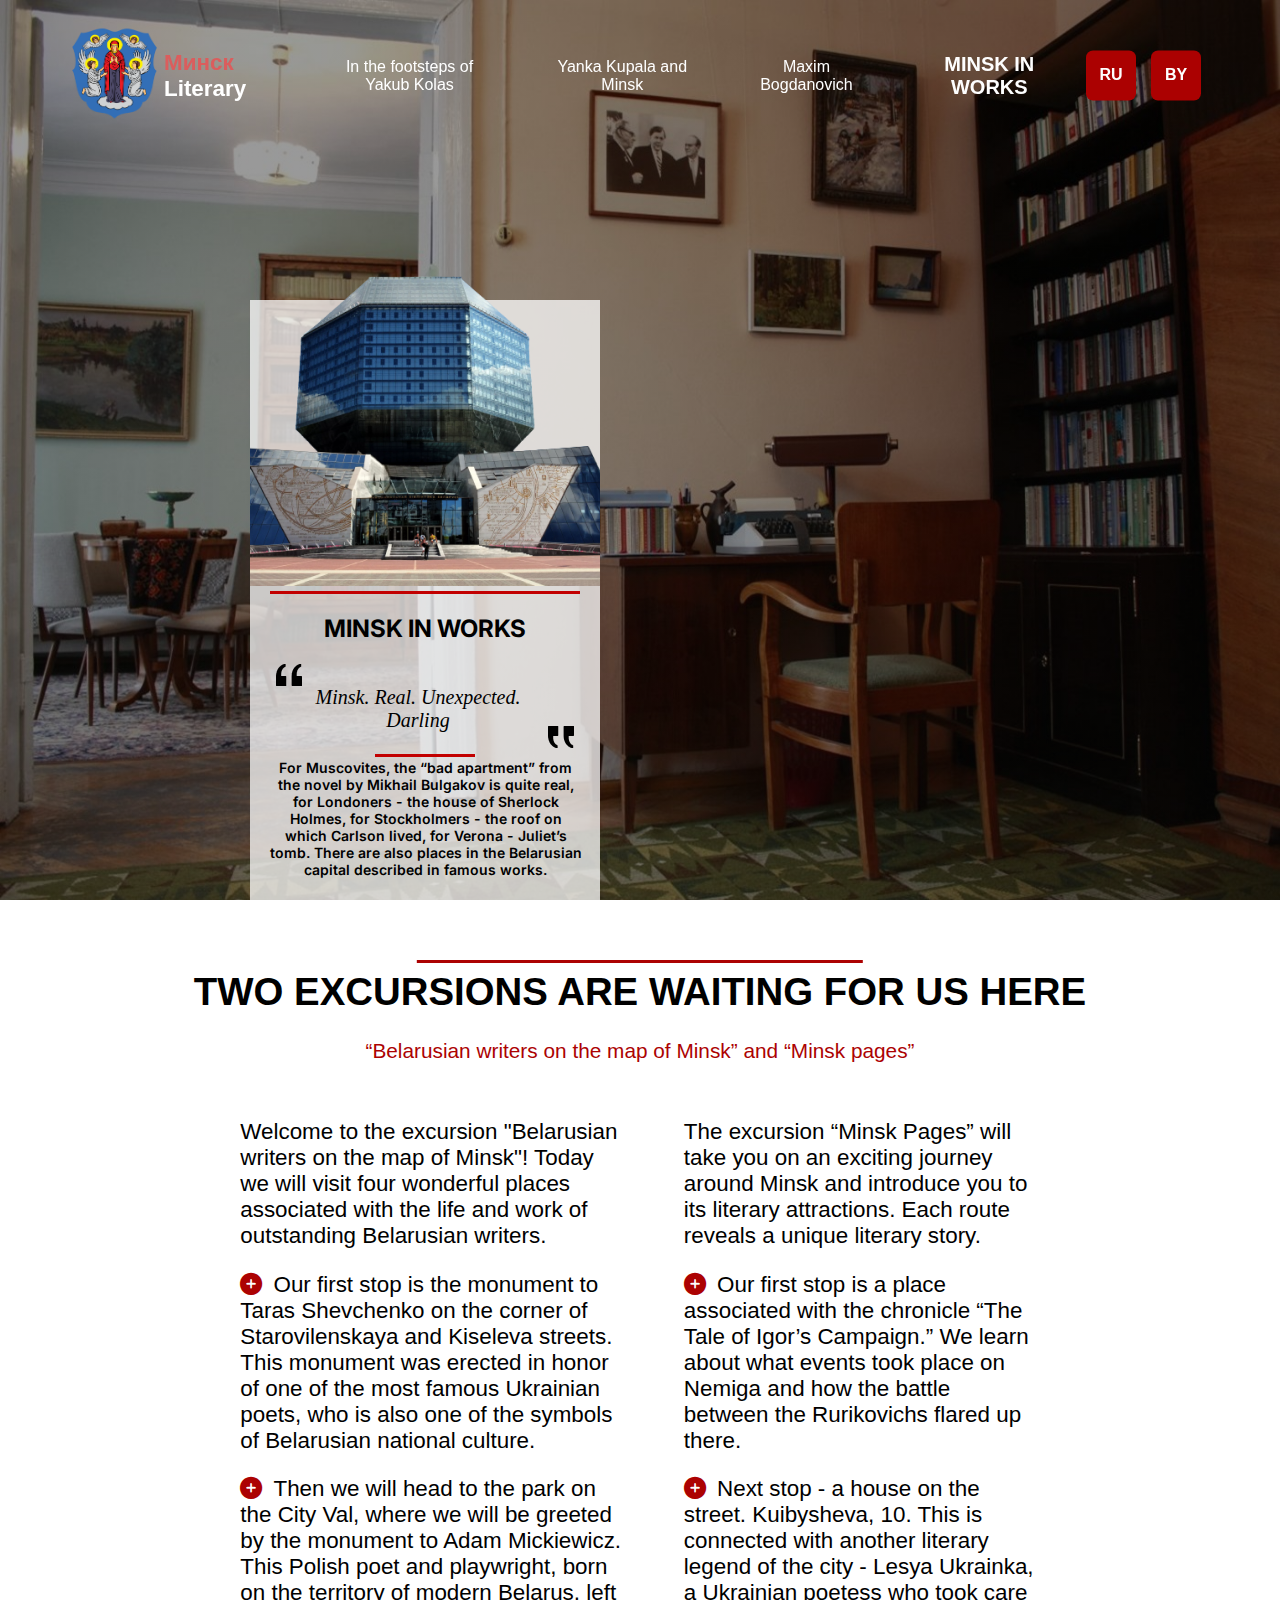
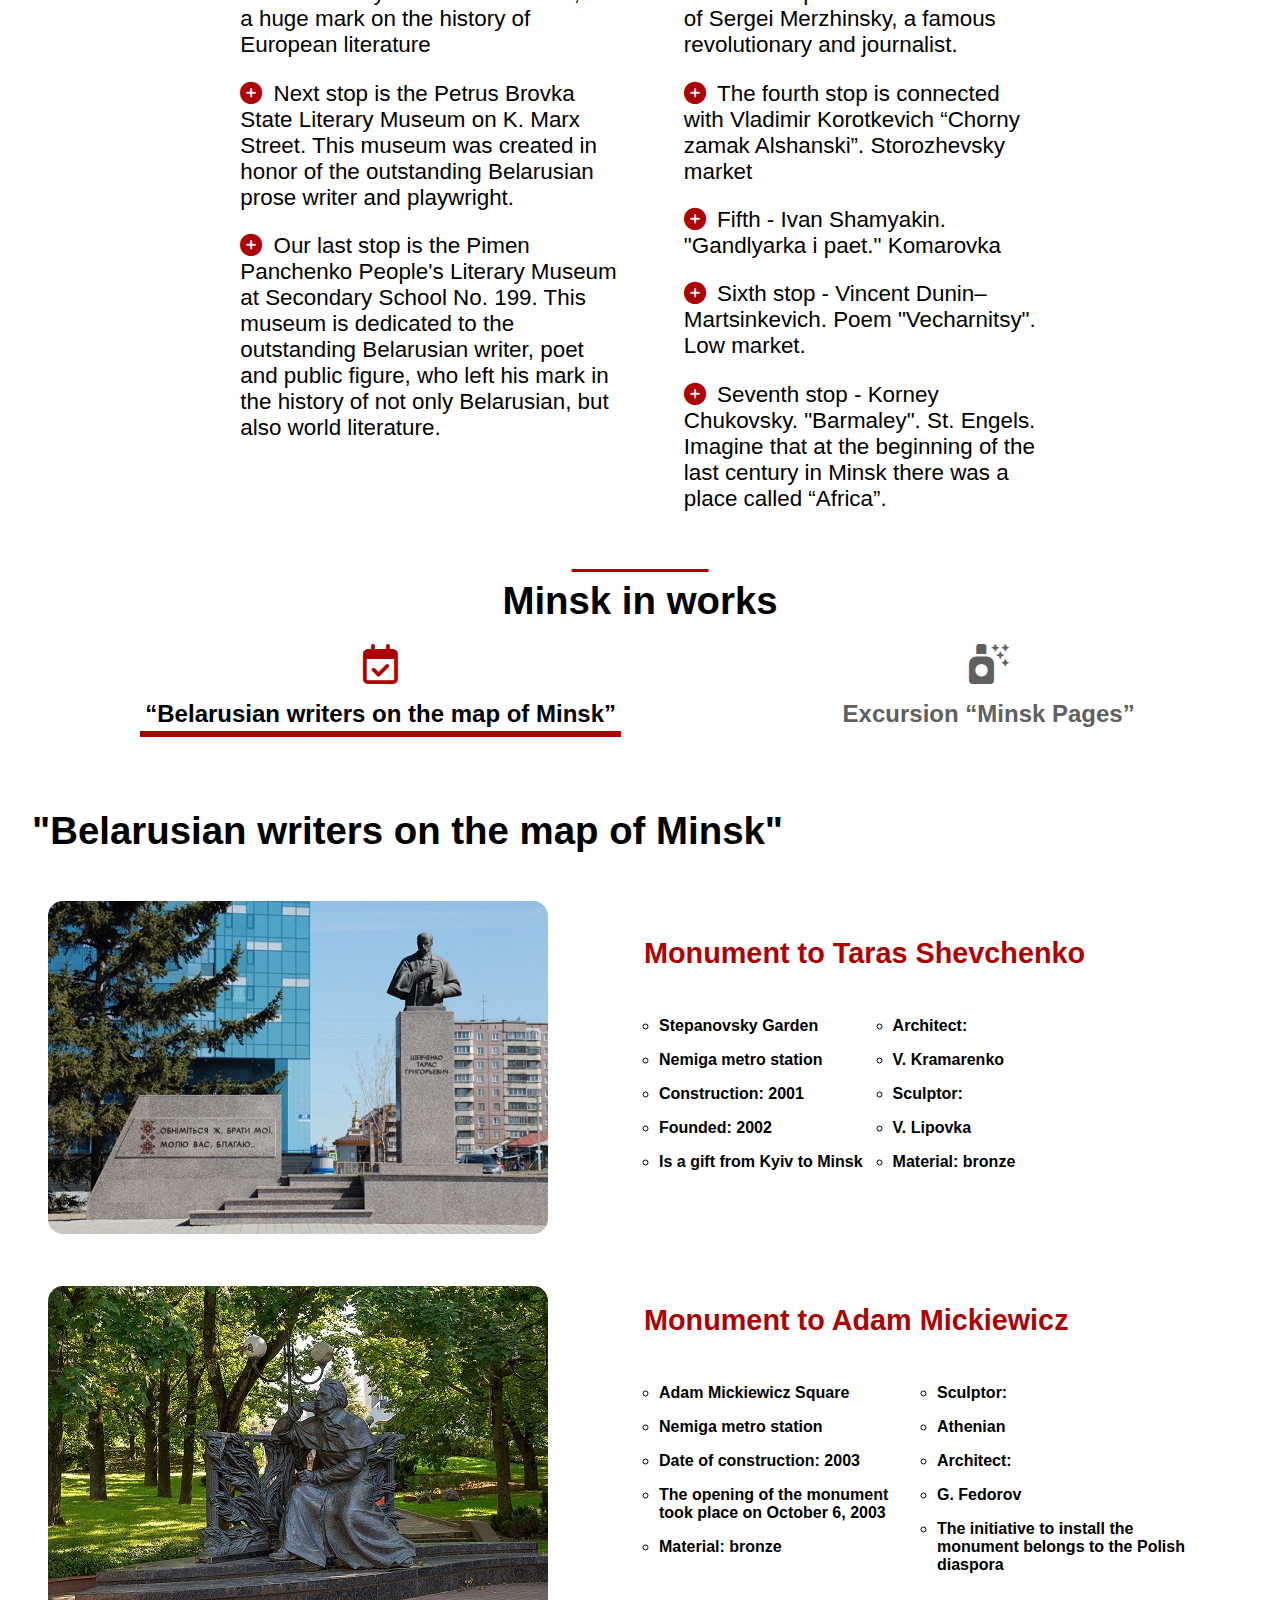
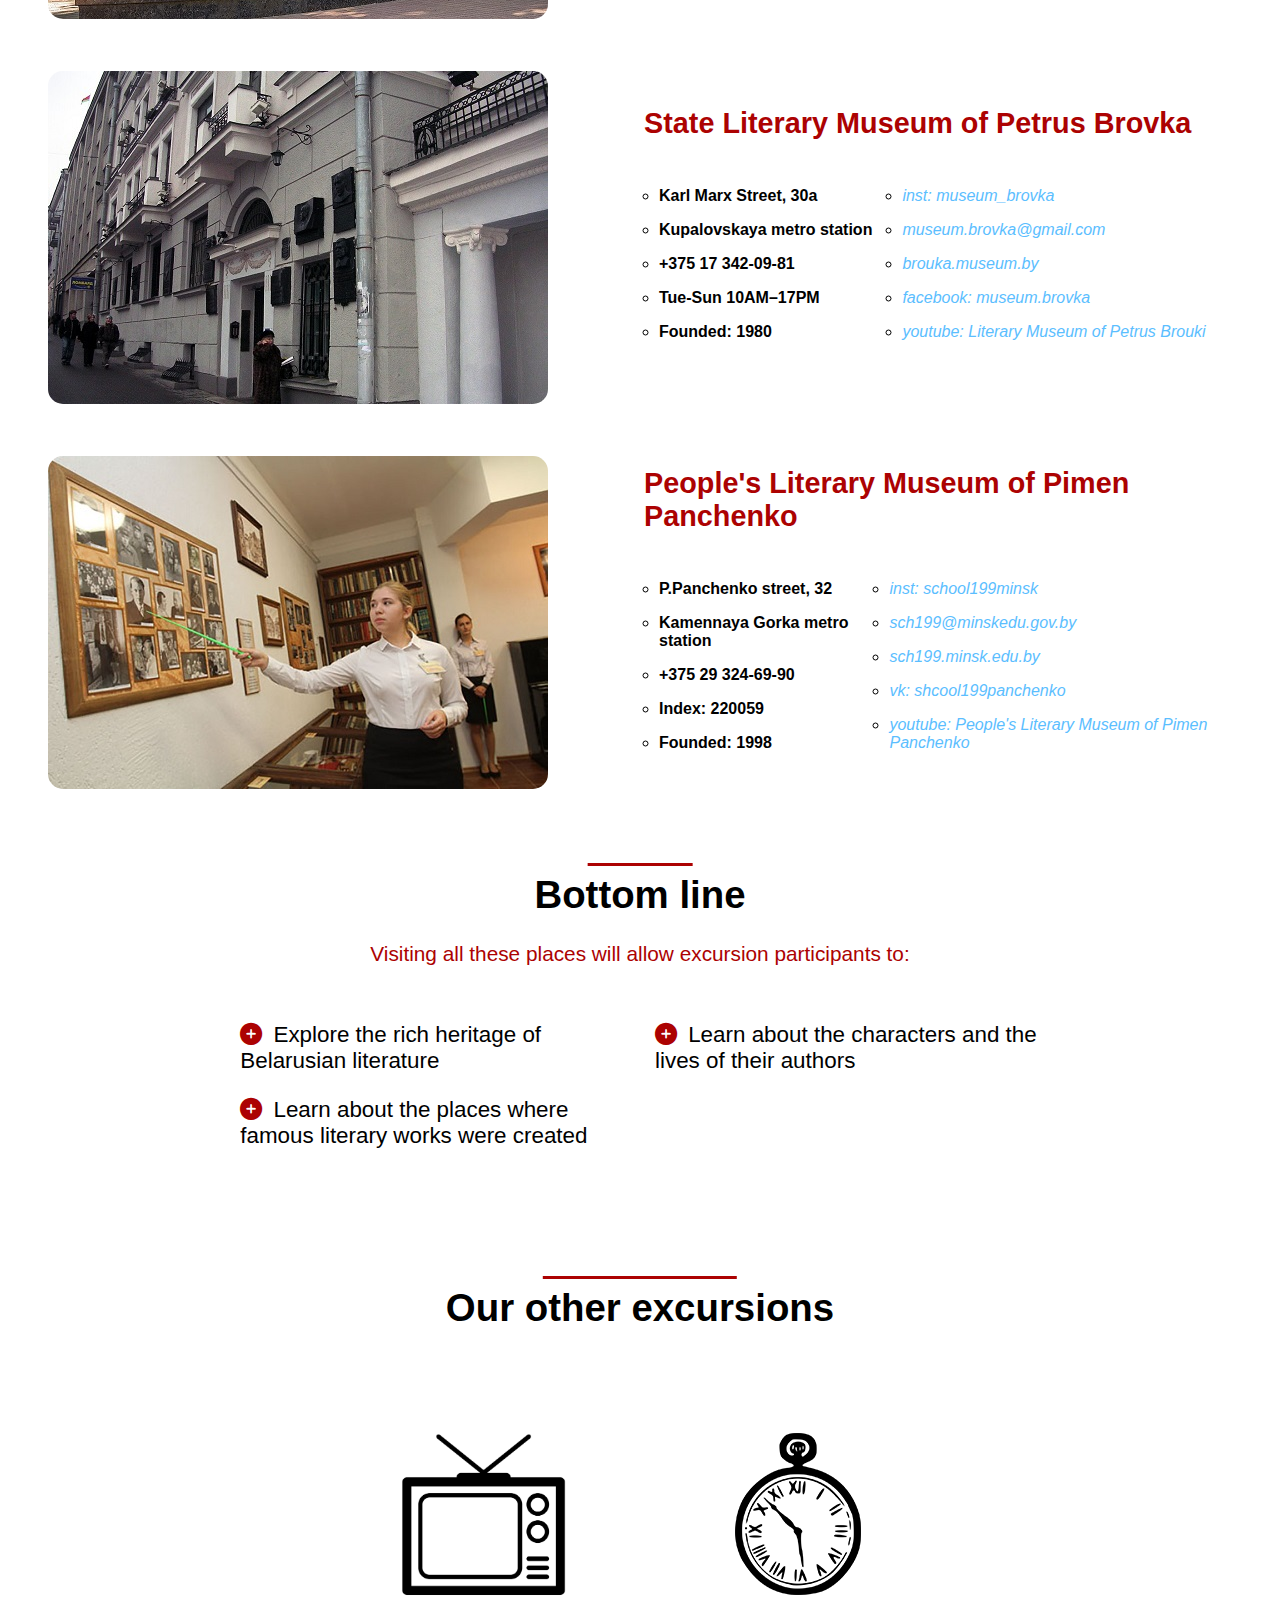
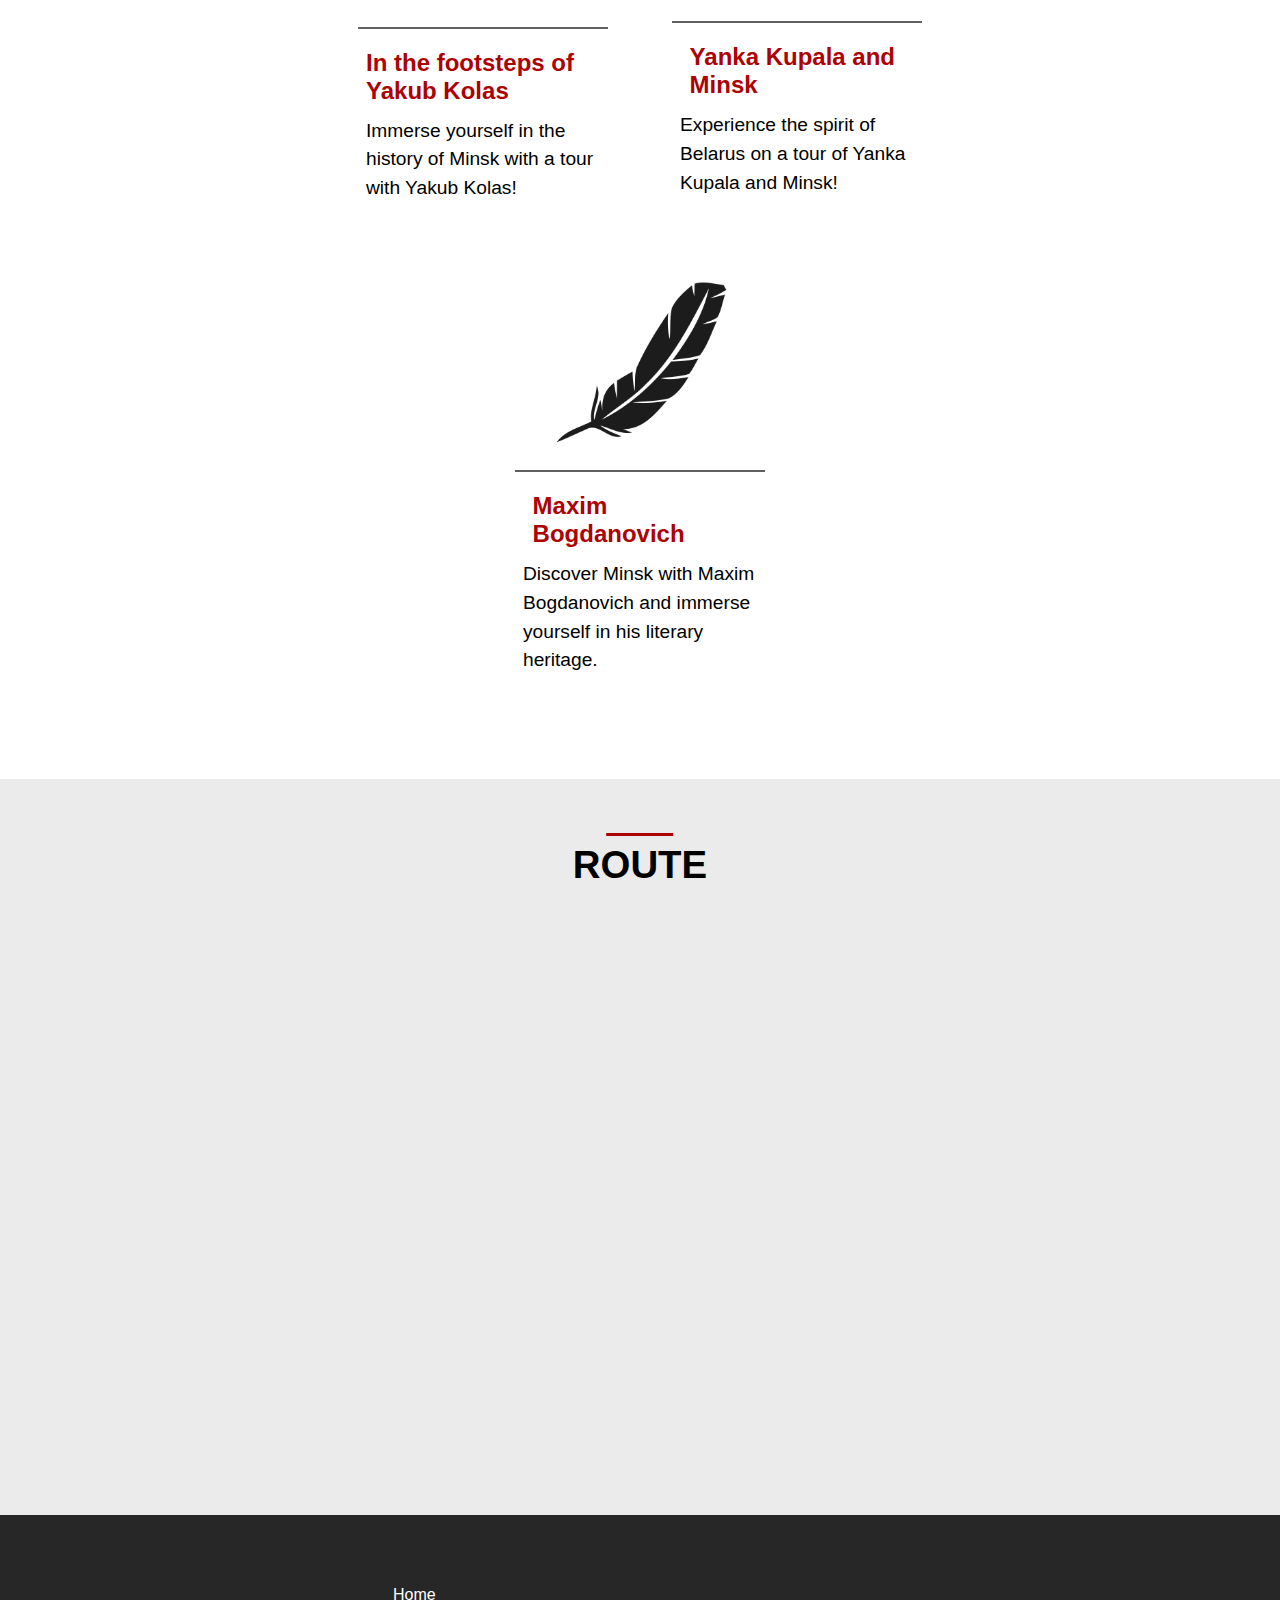
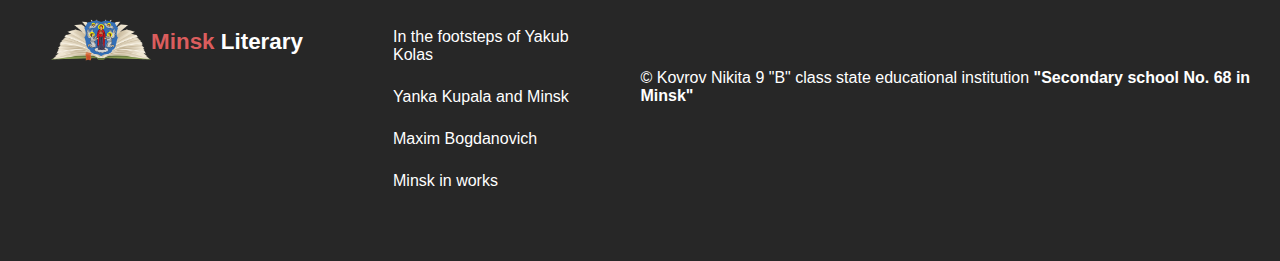
<file: services/inmap-en.html>
<!DOCTYPE html>
<html lang="en">

<head>
    <meta charset="UTF-8">
    <meta http-equiv="X-UA-Compatible" content="IE=edge">
    <meta name="viewport" content="width=device-width, initial-scale=1.0">
    <title>Minsk Literary - Minsk in works</title>
    
    <link rel="shortcut icon" href="../img/герб.png">
    
    
    <link rel="stylesheet" href="https://cdnjs.cloudflare.com/ajax/libs/font-awesome/6.0.0/css/all.min.css">
    
    
    <link rel="stylesheet" href="../style.css">
    <link rel="stylesheet" href="../responsive.css">


    <link rel="stylesheet" href="./responsiveServices.css">

    
    <link rel="preconnect" href="https://fonts.googleapis.com">
    <link rel="preconnect" href="https://fonts.gstatic.com" crossorigin>
    <link href="https://fonts.googleapis.com/css2?family=Inter:wght@100;200;300;400;500;600;700;800;900&display=swap" rel="stylesheet">
    
</head>

<body>

        <div class="preloader-container">
        <div class="preloader-logo-container">
            <div class="preloader-img">
                <img src="../img/logo2.png" alt="" srcset="">
            </div>
            <div class="preloader-text">
                <a href="#" class="logo-text"> <span class="logo-color">Minsk</span> Literary</a>
            </div>
        </div>
        <div class="loading-text">
            <img src="../img/150x150.gif" alt="loading-text" srcset="">
        </div>
    </div>
    <section id="inmap">

        <header>
            <nav class="main-nav">

                <div class="logo-container">
                    <div class="burger-container">
                        <i class="burger-line"></i>
                        <i class="burger-line"></i>
                        <i class="burger-line"></i>
                    </div>
                    <a href="../index-en.html"><img class="logo-img" src="../img/герб.png" alt="logo-img"></a>
                    <a href="../index-en.html" class="logo-text"> <span class="logo-color">Минск</span> Literary</a>

                </div>
                <div class="quick-burger">
                    <i class="quick-burger-dot"></i>
                    <i class="quick-burger-dot"></i>
                    <i class="quick-burger-dot"></i>
                </div>
                <ul class="nav-link-container" style="text-align: center;">
                    <li><a href="./kolas-en.html">In the footsteps of Yakub Kolas</a></li>
                    <li><a href="./kupala-en.html">Yanka Kupala and Minsk</a></li>
                    <li><a href="./bogdanovich-en.html">Maxim Bogdanovich</a></li>
                    <li><a href="./inmap-en.html" class="bold-href">Minsk in works</a></li>
                    <a href="inmap.html" class="language">RU</a>
                    <a href="inmap-by.html" class="languageBy">BY</a>
                </ul>
            </nav>
        </header>
        <div id="hero-section">
            <div class="first-hero-section">
                <div class="content-container">
                    <div class="down-btn-container">
                        <a href="#description" class="go-down-btn">Go to excursion</a>
                    </div>
                </div>
            </div>
        </div>
		
        <div class="info">
            <img src="../img/library.png" class="infoImgLibrary">
            <div class="frame">
                <div class="underline"></div>
                <p class="infoTitle">MINSK IN WORKS</p>
                <img src="../img/Верхняя кавычка.png" class="upLibrary">
                <img src="../img/Нижняя кавычка.png" class="downLibrary">
                <p class="phraseLibrary">Minsk. Real. Unexpected. Darling</p>
                <div class="upperline"></div>
                <p class="infoTextLibrary">For Muscovites, the “bad apartment” from the novel by Mikhail Bulgakov is quite real, for Londoners - the house of Sherlock Holmes, for Stockholmers - the roof on which Carlson lived, for Verona - Juliet’s tomb. There are also places in the Belarusian capital described in famous works.</p>
            </div>
        </div>
    </section>
    
    <section id="description">
        <h1 class="section-header main-h-desc-container">TWO EXCURSIONS ARE WAITING FOR US HERE</h1>
        <p class="main-h-desc"><span class="color">“Belarusian writers on the map of Minsk” and “Minsk pages”</p>
        <div class="desc-main-container">
            <ul class="desc-container">
                <li>Welcome to the excursion "Belarusian writers on the map of Minsk"! Today we will visit four wonderful places associated with the life and work of outstanding Belarusian writers.</li>
                <li><i class="fa-solid fa-circle-plus"></i>Our first stop is the monument to Taras Shevchenko on the corner of Starovilenskaya and Kiseleva streets. This monument was erected in honor of one of the most famous Ukrainian poets, who is also one of the symbols of Belarusian national culture.</li>
                <li><i class="fa-solid fa-circle-plus"></i>Then we will head to the park on the City Val, where we will be greeted by the monument to Adam Mickiewicz. This Polish poet and playwright, born on the territory of modern Belarus, left a huge mark on the history of European literature</li>
            <li><i class="fa-solid fa-circle-plus"></i>Next stop is the Petrus Brovka State Literary Museum on K. Marx Street. This museum was created in honor of the outstanding Belarusian prose writer and playwright.</li>
			<li><i class="fa-solid fa-circle-plus"></i>Our last stop is the Pimen Panchenko People's Literary Museum at Secondary School No. 199. This museum is dedicated to the outstanding Belarusian writer, poet and public figure, who left his mark in the history of not only Belarusian, but also world literature.</li>
			
			</ul>
            <ul class="desc-container" style="padding-left: 30px; padding-bottom: 30px;">
                <li>The excursion “Minsk Pages” will take you on an exciting journey around Minsk and introduce you to its literary attractions. Each route reveals a unique literary story.</li>
                <li><i class="fa-solid fa-circle-plus"></i>Our first stop is a place associated with the chronicle “The Tale of Igor’s Campaign.” We learn about what events took place on Nemiga and how the battle between the Rurikovichs flared up there.</li>
				<li><i class="fa-solid fa-circle-plus"></i>Next stop - a house on the street. Kuibysheva, 10. This is connected with another literary legend of the city - Lesya Ukrainka, a Ukrainian poetess who took care of Sergei Merzhinsky, a famous revolutionary and journalist.</li>
				<li><i class="fa-solid fa-circle-plus"></i>The fourth stop is connected with Vladimir Korotkevich “Chorny zamak Alshanski”. Storozhevsky market</li>
				<li><i class="fa-solid fa-circle-plus"></i>Fifth - Ivan Shamyakin. "Gandlyarka i paet." Komarovka</li>
				<li><i class="fa-solid fa-circle-plus"></i>Sixth stop - Vincent Dunin–Martsinkevich. Poem "Vecharnitsy". Low market.</li>
				<li><i class="fa-solid fa-circle-plus"></i>Seventh stop - Korney Chukovsky. "Barmaley". St. Engels. Imagine that at the beginning of the last century in Minsk there was a place called “Africa”.</li>
            </ul>
        </div>

    </section>

    <section id="services-section">
        <h1 class="section-header">Minsk in works</h1>
        <div class="our-services-container">
            <div class="service-selector-cotainer">
                <div class="service-btn-container" data-serviceType="SchedualServices">
                    <div class="service-btn-icon">
                        <i class="fa-regular fa-calendar-check active"></i>
                    </div>
                    <div class="service-btn-header  active">
                        <h2 class="active">“Belarusian writers on the map of Minsk”</h2>
                    </div>
                </div>
                <div class="service-btn-container" data-serviceType="spa&Clinic">
                    <div class="service-btn-icon">
                        <i class="fa-solid fa-spray-can-sparkles"></i>
                    </div>
                    <div class="service-btn-header">
                        <h2>Excursion “Minsk Pages”</h2>
                    </div>
                </div>
            </div>

        </div>
    </section>
    <section id="services-section">
        <div class="services-service-container">
            <div class="services-service-header-container">
                <h2 class="services-service-header">"Belarusian writers on the map of Minsk"</h2>
            </div>
            <div class="all-services-container">
                
                <div class="services-service-container">
                    
                    
                    <div class="services-service-card SchedualServices">
                        <div class="left-service-img">
                            <img src="../img/monument-shevchenko.jpg" alt="" style="border-radius: 15px;">
                        </div>
                        <div class="center-service-content">
                            <div class="center-service-header">
                                <h3>Monument to Taras Shevchenko</h3>
                            </div>
                            <div class="service-content-dis">
                                <div class="service-content-all-services">
                                    <ul>
                                        <li>Stepanovsky Garden</li>
                                        <li>Nemiga metro station</li>
                                        <li>Construction: 2001</li>
                                        <li>Founded: 2002</li>
                                        <li>Is a gift from Kyiv to Minsk</li>

                                    </ul>
                                    <ul>
                                        <li>Architect:</li>
                                        <li>V. Kramarenko</li>
                                        <li>Sculptor:</li>
                                        <li>V. Lipovka</li>
                                        <li>Material: bronze</li>
                                    </ul>
                                </div>
                            </div>
                        </div>
                    </div>
                    
                    <div class="services-service-card SchedualServices">
                        <div class="left-service-img">
                            <img src="../img/monument-mickevich.jpg" alt="" style="border-radius: 15px;">
                        </div>
                        <div class="center-service-content">
                            <div class="center-service-header">
                                <h3>Monument to Adam Mickiewicz</h3>
                            </div>
                            <div class="service-content-dis">

                                <div class="service-content-all-services">
                                    <ul>
                                        <li>Adam Mickiewicz Square</li>
                                        <li>Nemiga metro station</li>
                                        <li>Date of construction: 2003</li>
                                        <li>The opening of the monument took place on October 6, 2003</li>
                                        <li>Material: bronze</li>

                                    </ul>
                                    <ul>
                                        <li>Sculptor:</li>
                                        <li>Athenian</li>
                                        <li>Architect:</li>
                                        <li>G. Fedorov</li>
                                        <li>The initiative to install the monument belongs to the Polish diaspora</li>
                                    </ul>
                                </div>
                            </div>

                        </div>
                    </div>
                    <div class="services-service-card SchedualServices">
                        <div class="left-service-img">
                            <img src="../img/museum-brouki.jpg" alt="" style="border-radius: 15px;">
                        </div>
                        <div class="center-service-content">
                            <div class="center-service-header">
                                <h3>State Literary Museum of Petrus Brovka</h3>
                            </div>
                            <div class="service-content-dis">

                                <div class="service-content-all-services">
                                    <ul>
                                        <li>Karl Marx Street, 30a</li>
                                        <li>Kupalovskaya metro station</li>
                                        <li>+375 17 342-09-81</li>
                                        <li>Tue-Sun 10AM–17PM</li>
                                        <li>Founded: 1980</li>

                                    </ul>
                                    <ul>
                                        <li><a href="https://www.instagram.com/museum_brovka/" target="_blank" style="font-style: italic; color: #5bbeff; font-weight: lighter; cursor: pointer;">inst: museum_brovka</a></li>
                                        <li><a href="mailto:museum.brovka@gmail.com" target="_blank" style="font-style: italic; color: #5bbeff; font-weight: lighter; cursor: pointer;">museum.brovka@gmail.com</a></li>
                                        <li><a href="http://brouka.museum.by/" target="_blank" style="font-style: italic; color: #5bbeff; font-weight: lighter; cursor: pointer;">brouka.museum.by</a></li>
                                        <li><a href="https://www.facebook.com/museum.brovka/" target="_blank" style="font-style: italic; color: #5bbeff; font-weight: lighter; cursor: pointer;">facebook: museum.brovka</a></li>
                                        <li><a href="https://www.youtube.com/channel/UCCPZqEFRqUwU6vLrTJ1ENmw?view_as=subscriber" target="_blank" style="font-style: italic; color: #5bbeff; font-weight: lighter; cursor: pointer;">youtube: Literary Museum of Petrus Brouki</a></li>
                                    </ul>
                                </div>
                            </div>

                        </div>
                    </div>
                    <div class="services-service-card SchedualServices">
                        <div class="left-service-img">
                            <img src="../img/museum-panchenko.jpg" alt="" style="border-radius: 15px;">
                        </div>
                        <div class="center-service-content">
                            <div class="center-service-header">
                                <h3>People's Literary Museum of Pimen Panchenko</h3>
                            </div>
                            <div class="service-content-dis">

                                <div class="service-content-all-services">
                                    <ul>
                                        <li>P.Panchenko street, 32</li>
                                        <li>Kamennaya Gorka metro station</li>
                                        <li>+375 29 324-69-90</li>
                                        <li>Index: 220059</li>
                                        <li>Founded: 1998</li>

                                    </ul>
                                    <ul>
                                        <li><a href="https://www.instagram.com/school199minsk/?ysclid=lnyug7lstt173741139" target="_blank" style="font-style: italic; color: #5bbeff; font-weight: lighter; cursor: pointer;">inst: school199minsk</a></li>
                                        <li><a href="mailto:sch199@minskedu.gov.by" target="_blank" style="font-style: italic; color: #5bbeff; font-weight: lighter; cursor: pointer;">sch199@minskedu.gov.by</a></li>
                                        <li><a href="http://sch199.minsk.edu.by/" target="_blank" style="font-style: italic; color: #5bbeff; font-weight: lighter; cursor: pointer;">sch199.minsk.edu.by</a></li>
                                        <li><a href="https://vk.com/shcool199panchenko?ysclid=lnyuhquw3282197072" target="_blank" style="font-style: italic; color: #5bbeff; font-weight: lighter; cursor: pointer;">vk: shcool199panchenko</a></li>
                                        <li><a href="https://www.youtube.com/watch?v=6DuFee3gEGg" target="_blank" style="font-style: italic; color: #5bbeff; font-weight: lighter; cursor: pointer;">youtube: People's Literary Museum of Pimen Panchenko</a></li>
                                    </ul>
                                </div>
                            </div>

                        </div>
                    </div>
					
					
					
					
					
                </div>

                
                
                <div class="services-service-container">
                    

                    
                    
                    
                    
                    

                    
                    
                    
                    <div class="services-service-card spa&Clinic">
                        <div class="left-service-img">
                            <img src="../img/nemiga.jpg" alt="interior">
                        </div>
                        <div class="center-service-content">
                            <div class="center-service-header">
                                <h3>"The Tale of Igor's Campaign"</h3>
                            </div>
                            <div class="service-content-dis">

                                <div class="service-content-all-services">
                                    <ul>
                                        <li>A work of ancient Russian literature that describes the campaign of Prince Igor Svyatoslavich against the Polovtsians in 1185.</li>
                                        <li>Nemiga is one of the oldest streets in Minsk, which arose in the 12th century next to the Minsk Castle.</li>
                                        <li>It is named after the Nemiga River, now drained into a sewer, along which the street once ran.</li>
                                    </ul>
                                    <ul>
                                        <li>In the 1960s, it was decided to demolish a significant part of the old buildings in the street area, cutting through a straight, wide highway</li>
                                        <li>In 1990, the Nemiga metro station opened, and therefore the 8 March Square, occupied by a bus station, actually ceased to exist.</li>
                                    </ul>
                                </div>
                            </div>
                        </div>
                    </div>
                    
                    
                    <div class="services-service-card spa&Clinic">
                        <div class="left-service-img">
                            <img src="../img/mostutroeckogo.jpg" alt="fullbodyspa">
                        </div>
                        <div class="center-service-content">
                            <div class="center-service-header">
                                <h3>Bridge near Trinity Suburb</h3>
                            </div>
                            <div class="service-content-dis">
                                <div class="service-content-all-services">
                                    <ul>
                                        <li>Here we will see how the underground meadow flows with its waters into the main city river</li>
                                        <li>It was here, on the banks of the Svisloch, that the legendary battle took place, in which the werewolf prince Vseslav the Magician fought</li>
                                        <li>We will learn how Vseslav fought against his enemies and how he used his magic in battle</li>
                                    </ul>
                                </div>
                            </div>
                        </div>
                    </div>
                    
                    
                    <div class="services-service-card spa&Clinic">
                        <div class="left-service-img">
                            <img src="../img/kuibisheva10.jpg" alt="ratePestTreatment">
                        </div>
                        <div class="center-service-content">
                            <div class="center-service-header">
                                <h3>House on the street Kuibysheva, 10</h3>
                            </div>
                            <div class="service-content-dis">
                                <div class="service-content-all-services">
                                    <ul>
                                        <li>Connected with another literary legend of the city - Lesyaya Ukrainka, a Ukrainian poetess who took care of Sergei Merzhinsky, a famous revolutionary and journalist, although for ordinary people he was just a clerk of the Libavo-Romensky railway.</li>
                                        <li>For two months, from January 7 to March 5, Lesya did not leave his bed until he died in her arms. </li>
                                        <li>Sergei Merzhinsky was buried at the Strozhevsky cemetery, which was later destroyed, next to the Church of Mary Magdalene. There is a memorial plaque installed on the house at Kuibysheva, 10.</li>

                                    </ul>
                                </div>
                            </div>
                        </div>
                    </div>
                    
                    
                    <div class="services-service-card spa&Clinic">
                        <div class="left-service-img">
                            <img src="../img/storozevskii.jpg" alt="servicesImg">
                        </div>
                        <div class="center-service-content">
                            <div class="center-service-header">
                                <h3>Vladimir Korotkevich “Chorny Zamak Alshanski”. Storozhevsky market</h3>
                            </div>
                            <div class="service-content-dis">
                                <div class="service-content-all-services">
                                    <ul>
                                        <li>Anton Kosmich, a historian and hero of the novel, describes his house, which is located in an area with a “bachelors’ entrance.” This residential complex is also home to psychiatrist Lyganovsky, known as the last Prince Olshansky and, by the way, known for his anger. </li>
                                        <li>Next to the house is the Storozhevsky market, which was famous for selling animals there.</li>
                                        <li>This episode describes specific addresses and real prototypes. The Storozhevsky market was located between Chervyakova Street and the Starovilensky Trakt, and now in its place there is a memorial complex to the victims of the First World War.</li>
                                        <li>The hero of the novel, Vladimir Korotkevich, lived at Vera Khoruzhey, 48, and his friend, the famous historian and writer Adam Maldis, lived across the street at Chervyakova, 18. Interestingly, Adam Maldis is also known under the pseudonym Ales Gudas, and the real story of the treat through the window really happened.</li>
                                    </ul>
                                </div>
                            </div>
                        </div>
                    </div>
					
					
					<div class="services-service-card spa&Clinic">
                        <div class="left-service-img">
                            <img src="../img/komarovka.jpg" alt="servicesImg">
                        </div>
                        <div class="center-service-content">
                            <div class="center-service-header">
                                <h3>Ivan Shamyakin. "Gandlyarka i paet."</h3>
                            </div>
                            <div class="service-content-dis">
                                <div class="service-content-all-services">
                                    <ul>
                                        <li>The story of Olga Lenovich, a trader from Minsk, and Ales, a Red Army soldier whom she ransomed from captivity, still attracts attention. This story took place in the Komarovka district, which was not only a market, but also a residential area with a special way of life</li>
                                        <li>It is believed that the prototype of the main character was the real trader Olga from Komarovka, whom Ivan Shamyakin noticed at the market.</li>
                                    </ul>
                                    <ul>
                                </div>
                            </div>
                        </div>
                    </div>
					
					<div class="services-service-card spa&Clinic">
                        <div class="left-service-img">
                            <img src="../img/belekspo.jpg" alt="servicesImg">
                        </div>
                        <div class="center-service-content">
                            <div class="center-service-header">
                                <h3>Vincent Dunin–Martsinkevich. Low market.</h3>
                            </div>
                            <div class="service-content-dis">
                                <div class="service-content-all-services">
                                    <ul>
                                        <li>One of the most famous residents of Minsk was Vincent Dunin-Martsinkevich, whose house was located on the banks of the Svisloch River, on the territory of the current National Exhibition Center.</li>
                                        <li>In his work there were many references to urban realities, for example, in the poem “Vecharnitsy”, where the narrator - grandfather Ananiy - describes the Low Market, where “the lakats are lost!</li>
                                        <li>The market arose next to the Minsk Castle, which, unfortunately, has not survived to this day, on the right bank of the Svisloch River, on the territory of the current Torgovaya Embankment. Subsequently, the Low Market Square became known as the 8th March Square, and now the Nemiga metro station is located on this site.</li>
                                    </ul>
                                </div>
                            </div>
                        </div>
                    </div>
					
					<div class="services-service-card spa&Clinic">
                        <div class="left-service-img">
                            <img src="../img/lenina.jpg" alt="servicesImg">
                        </div>
                        <div class="center-service-content">
                            <div class="center-service-header">
                                <h3>Korney Chukovsky. "Barmaley".</h3>
                            </div>
                            <div class="service-content-dis">
                                <div class="service-content-all-services">
                                    <ul>
                                        <li>Korney Chukovsky, who came to Minsk to give a lecture, managed to visit the “African” hospital together with Dr. Shabad.</li>
                                        <li>It was here, in Minsk, that the idea of the evil robber Barmaleya appeared, which Chukovsky described in his poem four years before writing “Doctor Aibolit.”</li>
                                        <li>Today, several dark brick buildings remain from this area, including the buildings of the city hospital on Lenin Street.</li>
                                    </ul>
                                </div>
                            </div>
                        </div>
                    </div>
					
					
					<div class="services-service-card spa&Clinic">
                        <div class="left-service-img">
                            <img src="../img/ratusha.jpg" alt="servicesImg">
                        </div>
                        <div class="center-service-content">
                            <div class="center-service-header">
                                <h3>Arthur Conan Doyle. "The Adventures of Brigadier Gerard"</h3>
                            </div>
                            <div class="service-content-dis">
                                <div class="service-content-all-services">
                                    <ul>
                                        <li>Gerard, a character from The Adventures of Brigadier Gerard.</li>
                                        <li>Gerard, who fought in Napoleon's army, was sent on a mission to seize grain reserves stored in the Minsk city hall.</li>
                                        <li>Upon arrival in the city, Gerard intercepted the captain of the Grodno dragoons, whose secret dispatch was translated for him by the daughter of a local priest named Sophie.</li>
                                        <li>She warned Gerard that everything would be lost if the French came to Minsk. But Gerard was pleased with this information and led his squad on the offensive.</li>
                                    </ul>
                                </div>
                            </div>
                        </div>
                    </div>
                    
                </div>
            </div>
        </div>
    </section>


    
    <section id="description">
        <h1 class="section-header main-h-desc-container">Bottom line</h1>
        <p class="main-h-desc"><span class="color">Visiting all these places will allow excursion participants to:</p>
        <div class="desc-main-container">
            <ul class="desc-container">
                <li><i class="fa-solid fa-circle-plus"></i>Explore the rich heritage of Belarusian literature</li>
                <li><i class="fa-solid fa-circle-plus"></i>Learn about the places where famous literary works were created</li>
            </ul>
            <ul class="desc-container">
                <li><i class="fa-solid fa-circle-plus"></i>Learn about the characters and the lives of their authors</li>
            </ul>
        </div>

    </section>

    <div class="space" style="height: 100px;"></div>

    
    <section id="our-excursion-section">
        <h1 class="section-header">Our other excursions</h1>
        <div class="our-excursion-main-container">
		
		
            <div class="our-excursion-container">
			
			<a href="../services/kolas-en.html" style="color: #000;">
                <div class="our-excursion-card">
                    <div class="our-excursion-card-img-container">
                        <img src="../img/tv-ico.png" alt="howitworks1">
                    </div>
                    
                        <div class="our-excursion-card-dis">
                            <h3>In the footsteps of Yakub Kolas</h3>
                            <p>Immerse yourself in the history of Minsk with a tour with Yakub Kolas!</p>
                        </div>
                    
                </div></a>
				
				
				<a href="./kupala-en.html" style="color: #000;">
                <div class="our-excursion-card">
                    <div class="our-excursion-card-img-container">
                        <img src="../img/servicesImg/watch.png" alt="howitworks1">
                    </div>
                    
					<div class="our-excursion-card-dis">
                        <h3>
                            <div class="num"></div>Yanka Kupala and Minsk</h3>
                        <p>Experience the spirit of Belarus on a tour of Yanka Kupala and Minsk!</p>
                    </div>
					
                </div></a>
				
				<a href="./bogdanovich-en.html" style="color: #000;">
                <div class="our-excursion-card">
                    <div class="our-excursion-card-img-container">
                        <img src="../img/pero.png" alt="howitworks1">
                    </div>
                    
					<div class="our-excursion-card-dis">
                        <h3>
                            <div class="num"></div>Maxim Bogdanovich</h3>
                        <p>Discover Minsk with Maxim Bogdanovich and immerse yourself in his literary heritage.</p>
                    </div>
					
                </div></a>
            </div>
        </div>
    </section>
<section id="map-section">
        <h1 class="section-header main-h-desc-container">ROUTE</h1>
        <div class="map-inner-container">
            <div class="form-map-container">
               <iframe src="https://yandex.ru/map-widget/v1/?um=constructor%3A6088defb003641e10b4b1244ecc16a5e0987081cfca24f97bf94ba2075047840&amp;source=constructor" width="1220" height="678" frameborder="0"></iframe>
            </div>
        </div>
    </section>
    <footer>
        <div class="left-footer-container">
            <div class="footer-logo-container">
                <a href="../index-en.html"><img class="logo-img" src="../img/logo2.png" alt=""></a>
                <a href="../index-en.html" class="logo-text"> <span class="logo-color">Minsk</span> Literary</a>
            </div>
            <ul class="footer-links-container">
                <li><a href="../index-en.html">Home</a></li>
                    <li><a href="./kolas-en.html">In the footsteps of Yakub Kolas</a></li>
                    <li><a href="./kupala-en.html">Yanka Kupala and Minsk</a></li>
                    <li><a href="./bogdanovich-en.html">Maxim Bogdanovich</a></li>
                    <li><a href="./inmap-en.html">Minsk in works</a></li>
            </ul>
        </div>
        <div class="footer-disc-container">
            <p class="copyright">&copy; Kovrov Nikita 9 "B" class state educational institution <a href="http://sch68.minsk.edu.by/">"Secondary school No. 68 in Minsk"</a></p>
        </div>
		<div class="btn-up btn-up_hide"></div>
    </footer>

</body>
<script src="https://cdnjs.cloudflare.com/ajax/libs/gsap/3.9.1/gsap.min.js"></script>
<script src="https://cdnjs.cloudflare.com/ajax/libs/jquery/3.6.0/jquery.min.js"></script>
<script src="https://smtpjs.com/v3/smtp.js"></script>
<script src="./service.js"></script>

</html>
</file>
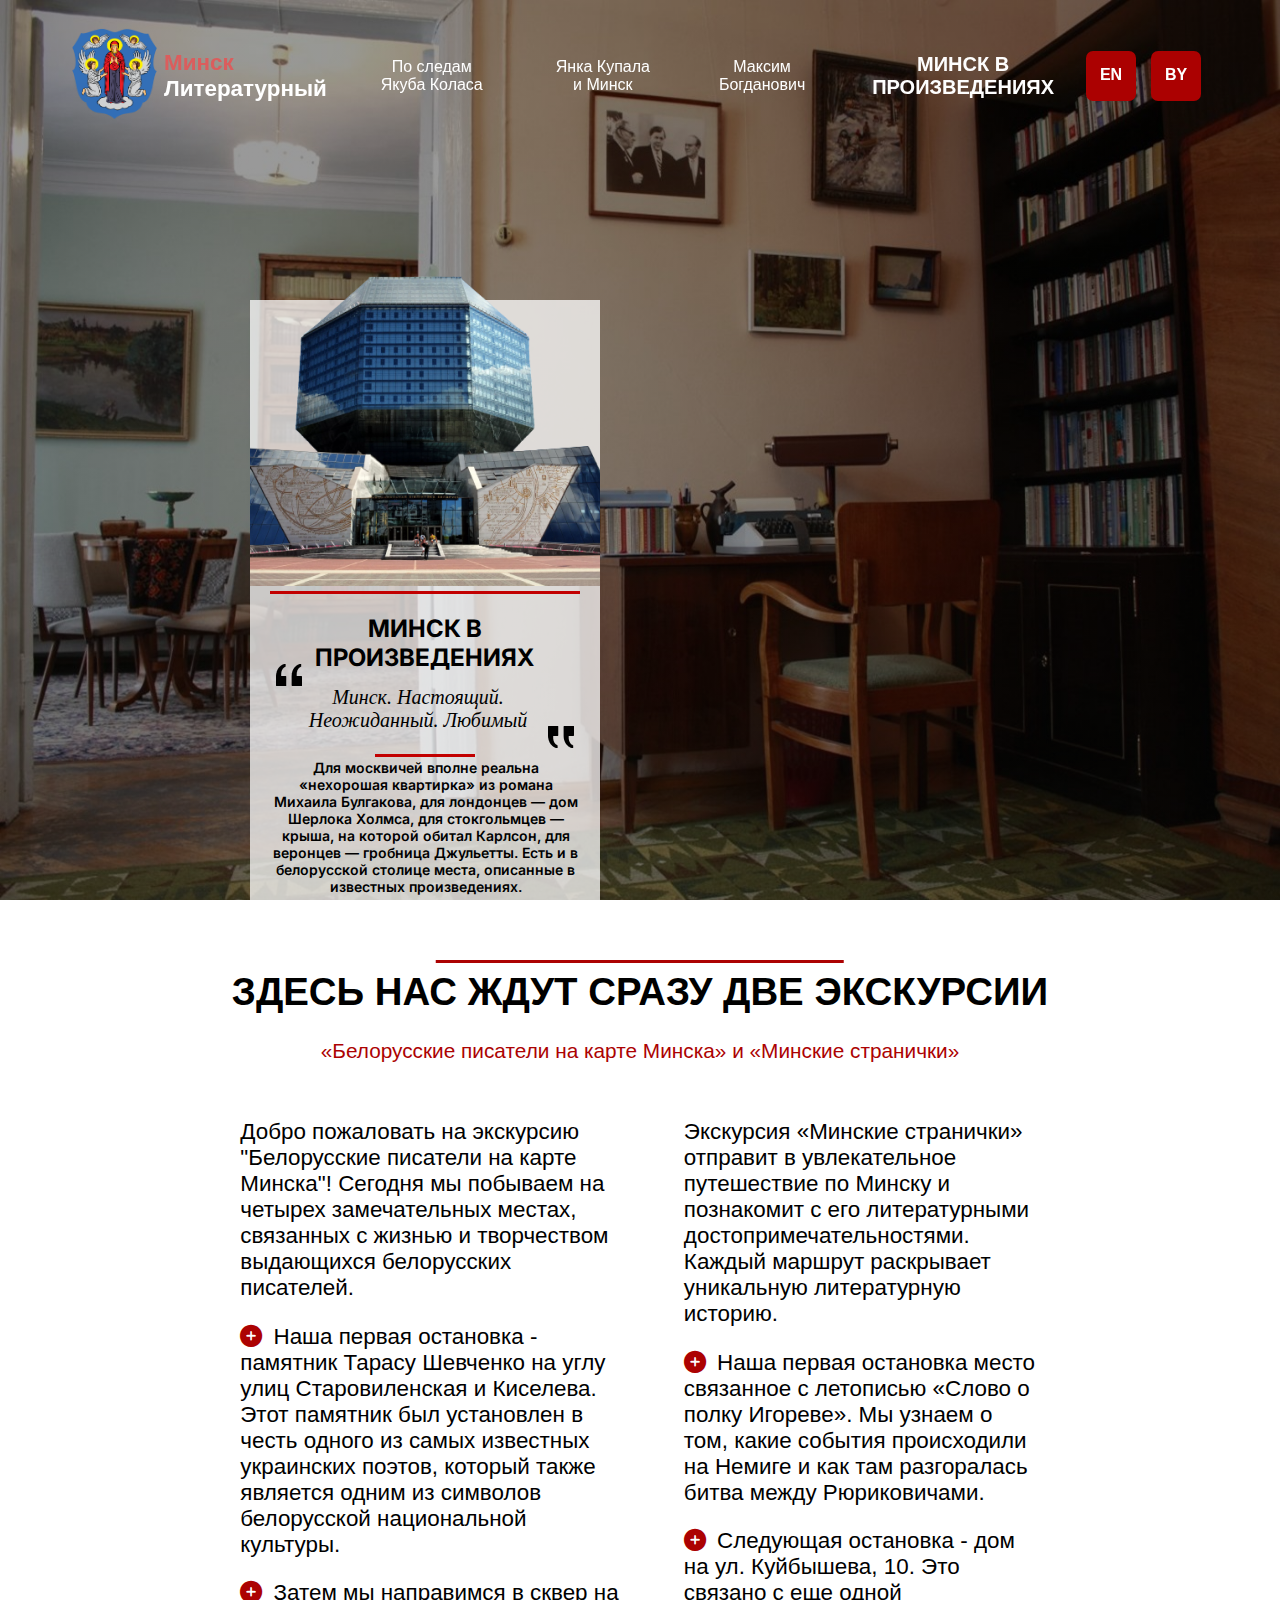
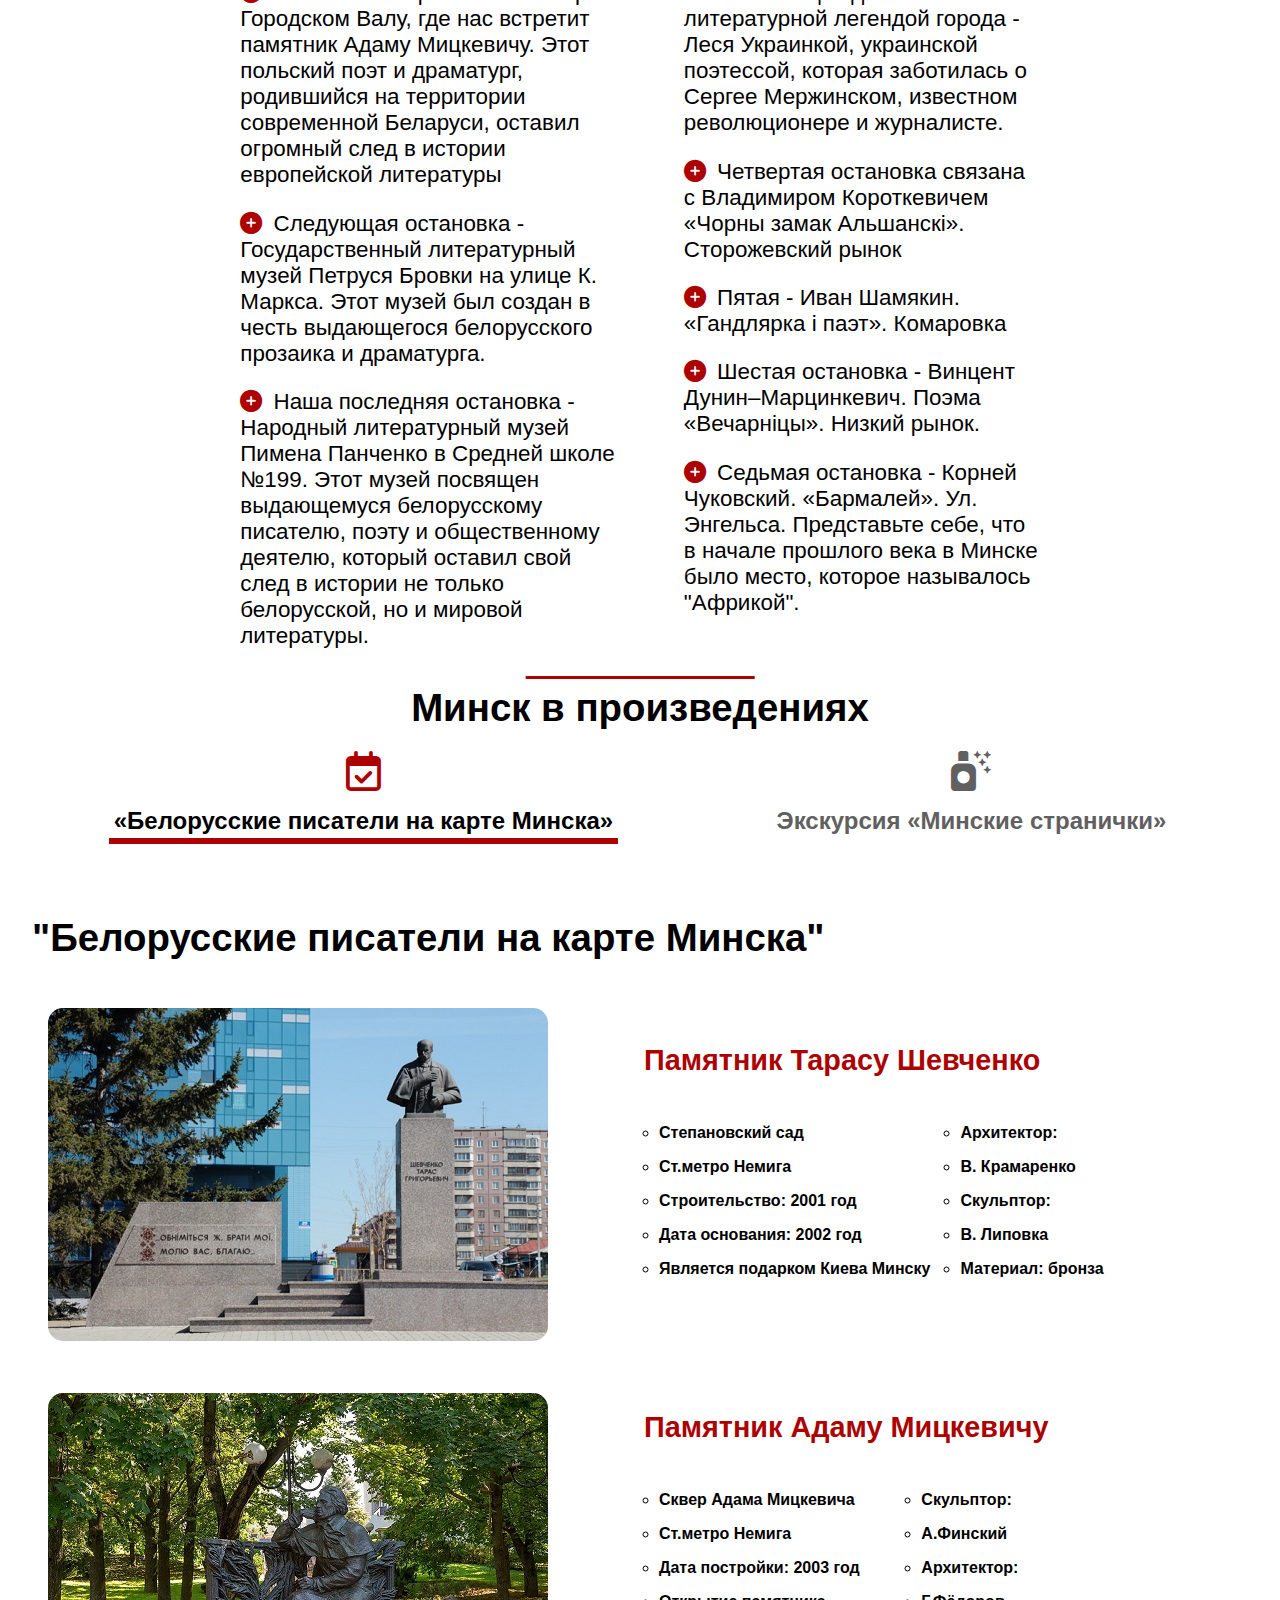
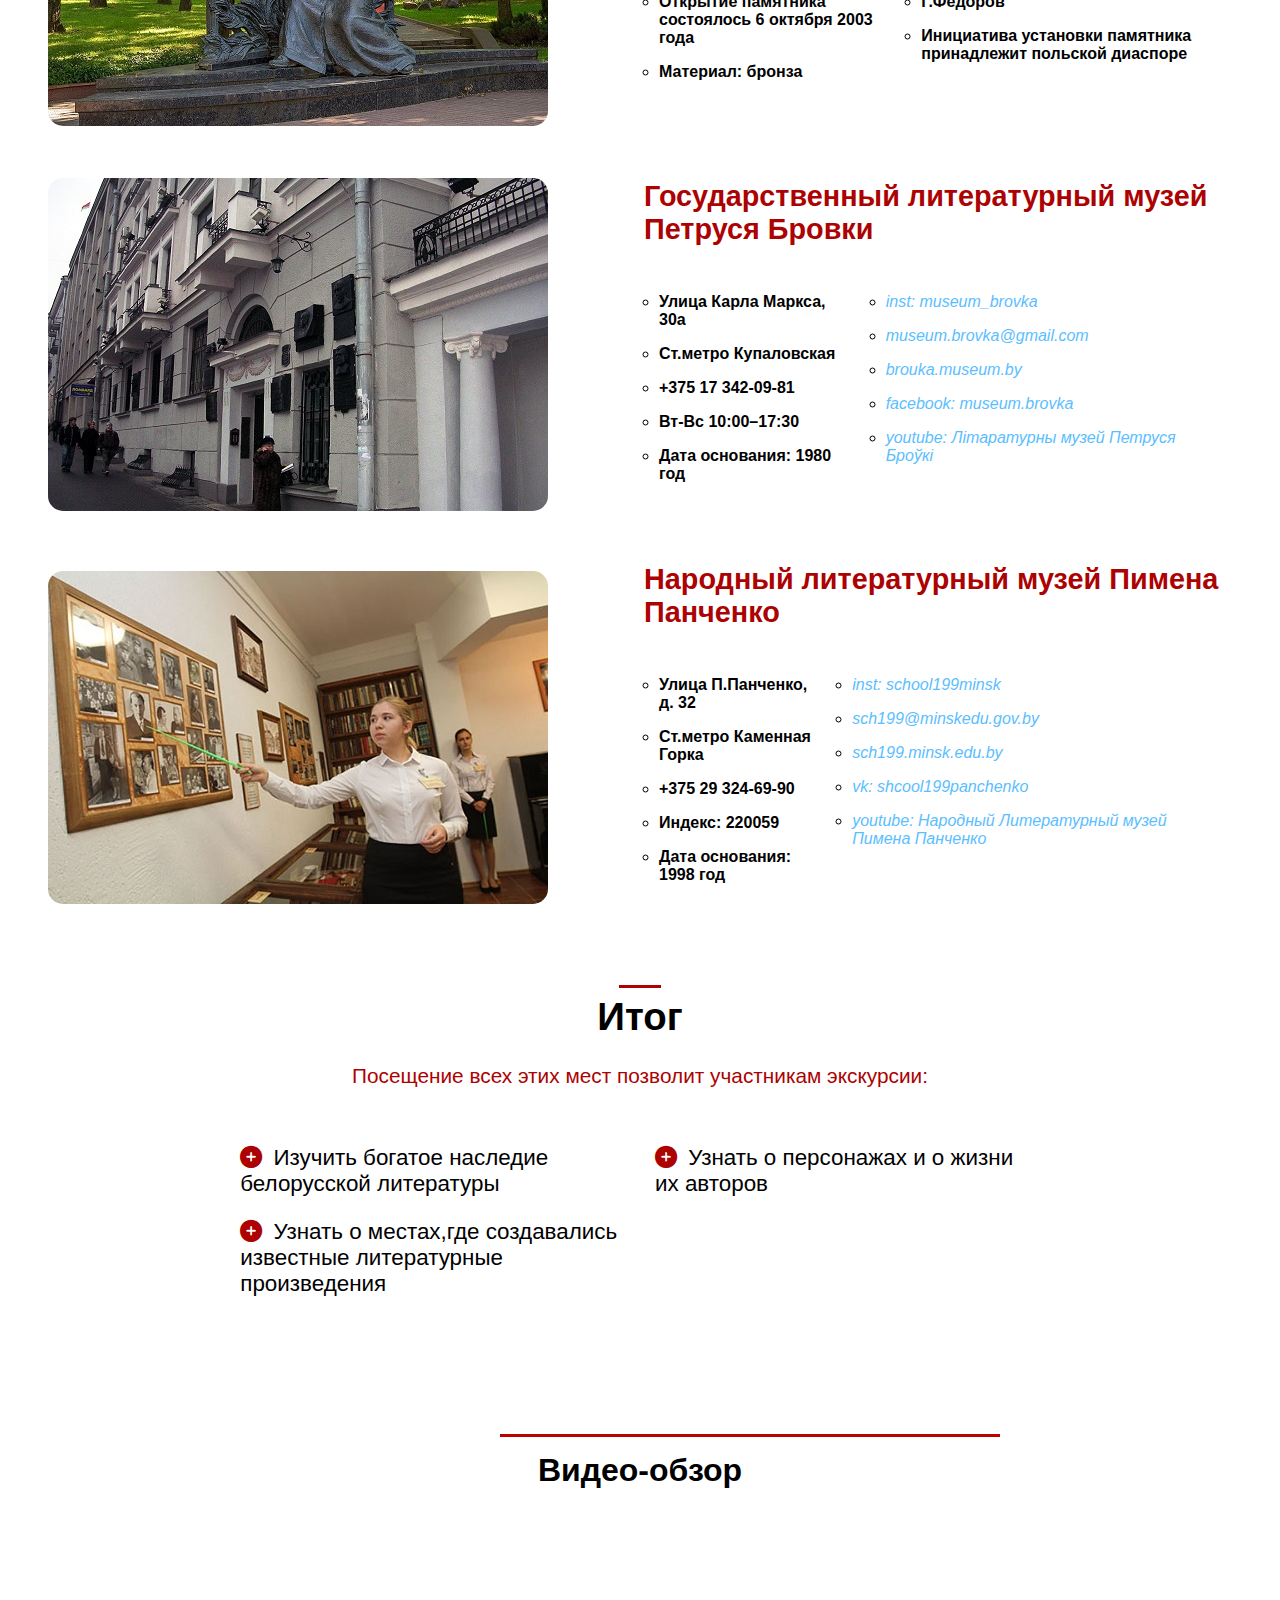
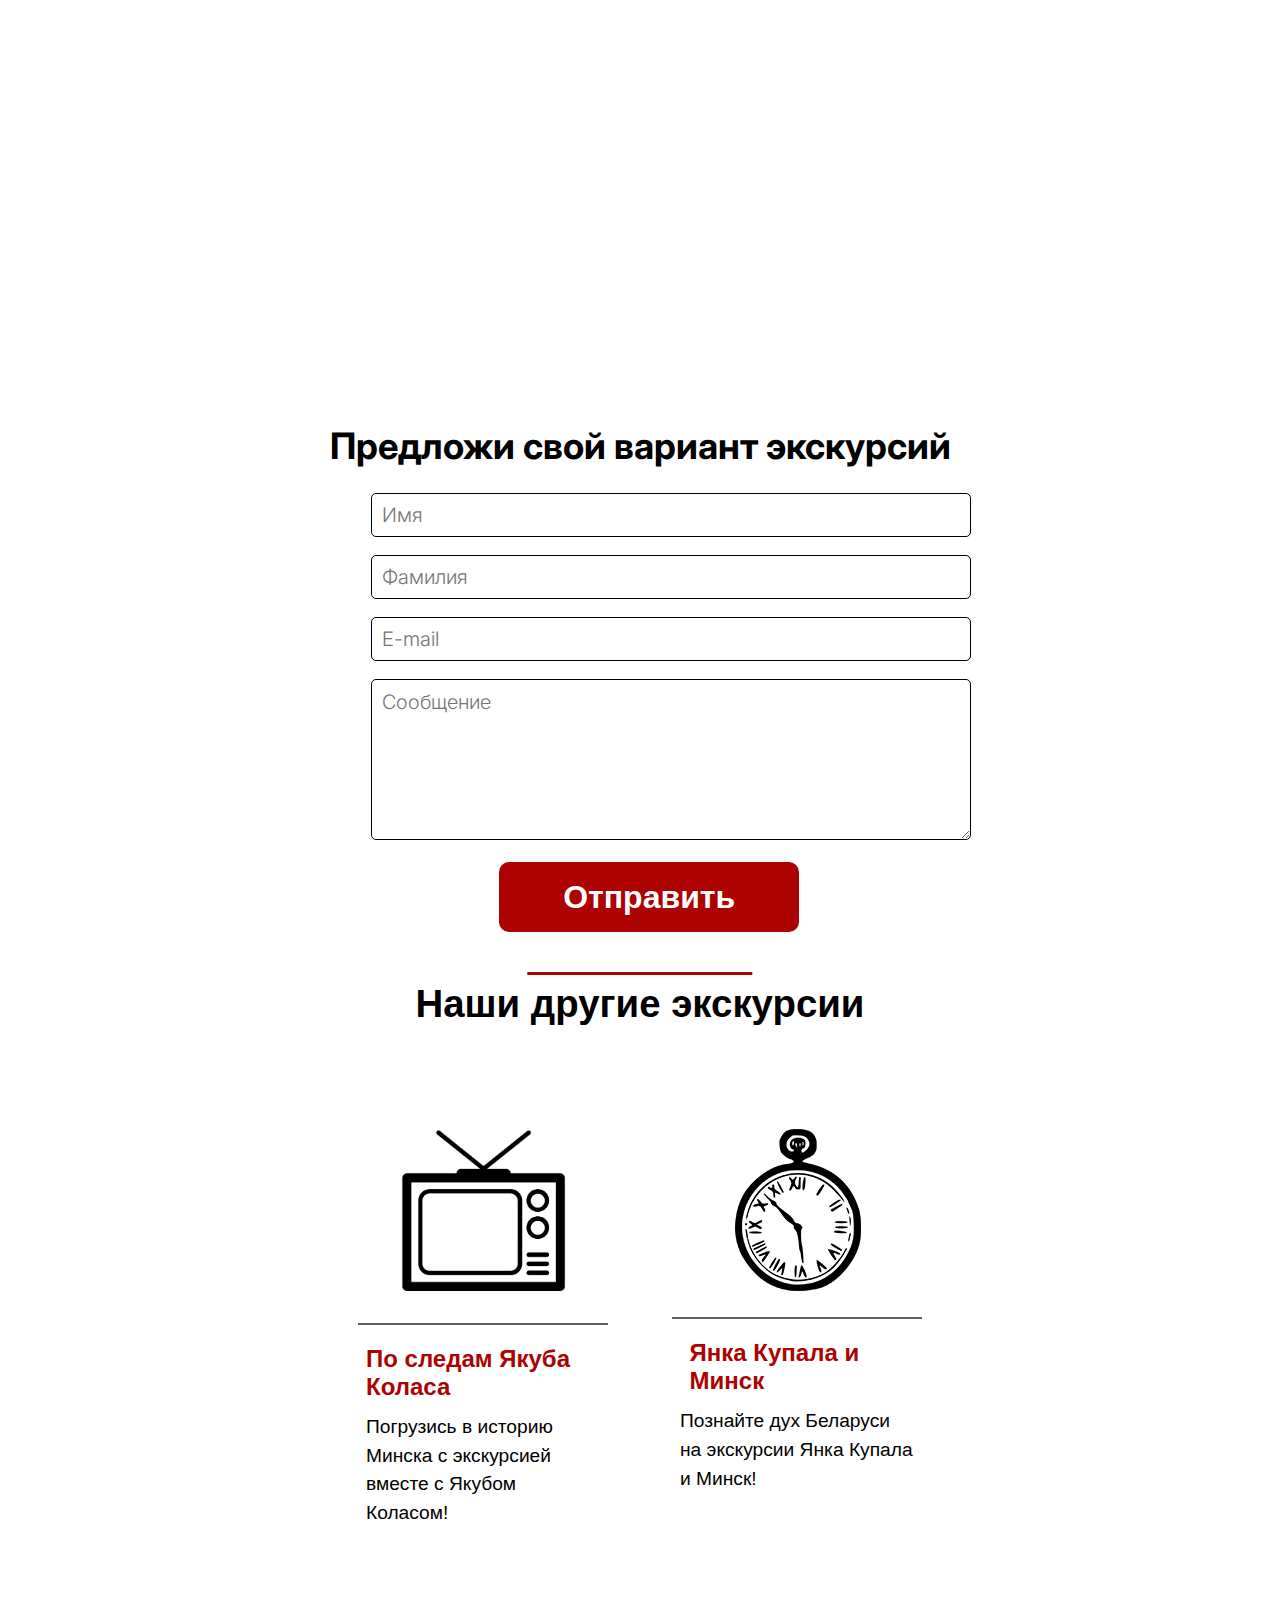
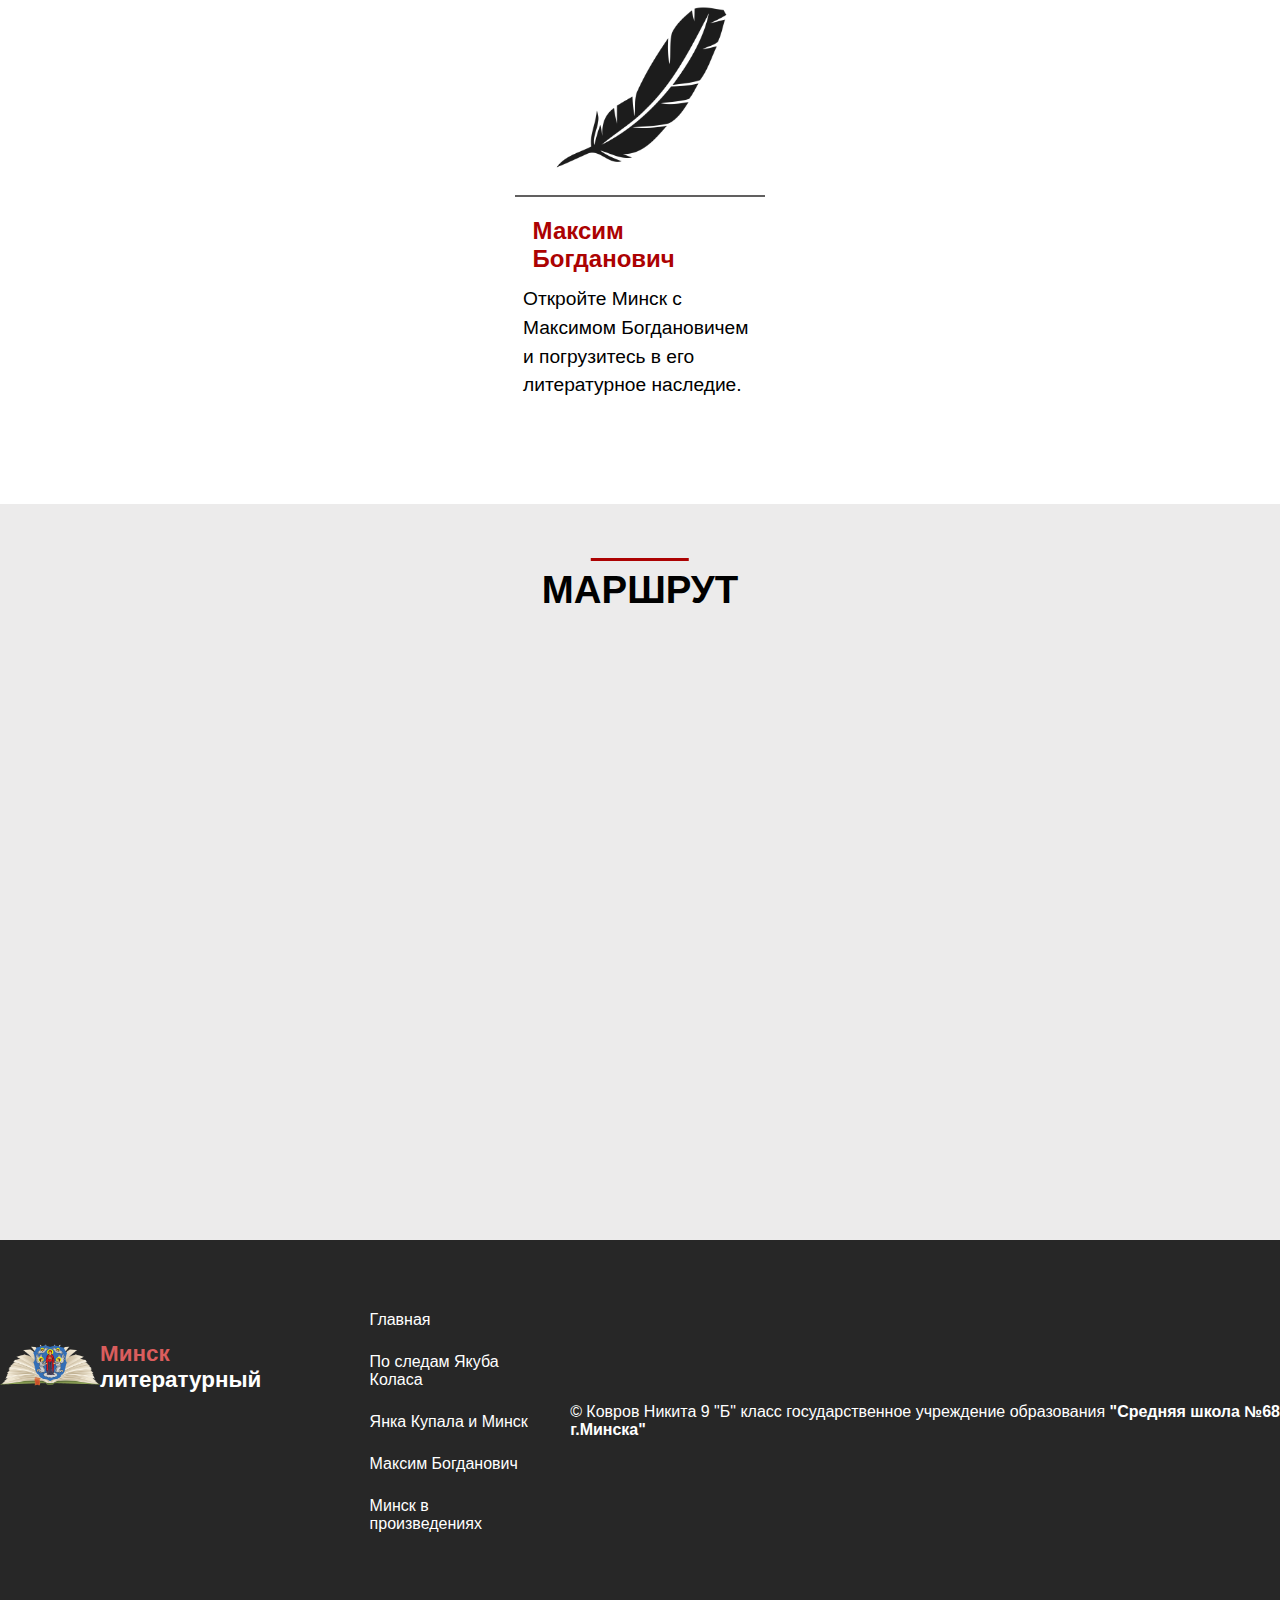
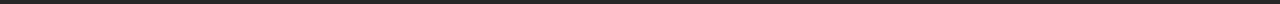
<file: services/inmap.html>
<!DOCTYPE html>
<html lang="ru">

<head>
    <meta charset="UTF-8">
    <meta http-equiv="X-UA-Compatible" content="IE=edge">
    <meta name="viewport" content="width=device-width, initial-scale=1.0">
    <title>Минск Литературный - Белорусские писатели на карте Минска</title>
    
    <link rel="shortcut icon" href="../img/герб.png">
    
    
    <link rel="stylesheet" href="https://cdnjs.cloudflare.com/ajax/libs/font-awesome/6.0.0/css/all.min.css">
    
    
    <link rel="stylesheet" href="../style.css">
    <link rel="stylesheet" href="../responsive.css">


    <link rel="stylesheet" href="./responsiveServices.css">

    <link rel="preconnect" href="https://fonts.googleapis.com">
    <link rel="preconnect" href="https://fonts.gstatic.com" crossorigin>
    <link href="https://fonts.googleapis.com/css2?family=Inter:wght@100;200;300;400;500;600;700;800;900&display=swap" rel="stylesheet">
    
</head>

<body>

        <div class="preloader-container">
        <div class="preloader-logo-container">
            <div class="preloader-img">
                <img src="../img/logo2.png" alt="" srcset="">
            </div>
            <div class="preloader-text">
                <a href="#" class="logo-text"> <span class="logo-color">Минск</span> Литературный</a>
            </div>
        </div>
        <div class="loading-text">
            <img src="../img/150x150.gif" alt="loading-text" srcset="">
        </div>
    </div>
    <section id="inmap">

        <header>
            <nav class="main-nav">

                <div class="logo-container">
                    <div class="burger-container">
                        <i class="burger-line"></i>
                        <i class="burger-line"></i>
                        <i class="burger-line"></i>
                    </div>
                    <a href="../index.html"><img class="logo-img" src="../img/герб.png" alt="logo-img"></a>
                    <a href="../index.html" class="logo-text"> <span class="logo-color">Минск</span> Литературный</a>

                </div>
                <div class="quick-burger">
                    <i class="quick-burger-dot"></i>
                    <i class="quick-burger-dot"></i>
                    <i class="quick-burger-dot"></i>
                </div>
                <ul class="nav-link-container" style="text-align: center;">
                    <li><a href="./kolas.html">По следам Якуба Коласа</a></li>
                    <li><a href="./kupala.html">Янка Купала и Минск</a></li>
                    <li><a href="./bogdanovich.html">Максим Богданович</a></li>
                    <li><a href="./inmap.html" class="bold-href">Минск в произведениях</a></li>
                    <a href="inmap-en.html" class="language">EN</a>
                    <a href="inmap-by.html" class="languageBy">BY</a>
                </ul>
            </nav>
        </header>
        <div id="hero-section">
            <div class="first-hero-section">
                <div class="content-container">
                    <div class="down-btn-container">
                        <a href="#description" class="go-down-btn">Перейти к экскурсии</a>
                    </div>
                </div>
            </div>
        </div>
		
        <div class="info">
            <img src="../img/library.png" class="infoImgLibrary">
            <div class="frame">
                <div class="underline"></div>
                <p class="infoTitle">МИНСК В ПРОИЗВЕДЕНИЯХ</p>
                <img src="../img/Верхняя кавычка.png" class="upLibrary">
                <img src="../img/Нижняя кавычка.png" class="downLibrary">
                <p class="phraseLibrary">Минск. Настоящий. Неожиданный. Любимый</p>
                <div class="upperline"></div>
                <p class="infoTextLibrary">Для москвичей вполне реальна «нехорошая квартирка» из романа Михаила Булгакова, для лондонцев — дом Шерлока Холмса, для стокгольмцев — крыша, на которой обитал Карлсон, для веронцев — гробница Джульетты. Есть и в белорусской столице места, описанные в известных произведениях.</p>
            </div>
        </div>

    </section>
    
    <section id="description">
        <h1 class="section-header main-h-desc-container">ЗДЕСЬ НАС ЖДУТ СРАЗУ ДВЕ ЭКСКУРСИИ</h1>
        <p class="main-h-desc"><span class="color">«Белорусские писатели на карте Минска» и «Минские странички»</p>
        <div class="desc-main-container">
            <ul class="desc-container">
                <li>Добро пожаловать на экскурсию "Белорусские писатели на карте Минска"! Сегодня мы побываем на четырех замечательных местах, связанных с жизнью и творчеством выдающихся белорусских писателей.</li>
                <li><i class="fa-solid fa-circle-plus"></i>Наша первая остановка - памятник Тарасу Шевченко на углу улиц Старовиленская и Киселева. Этот памятник был установлен в честь одного из самых известных украинских поэтов, который также является одним из символов белорусской национальной культуры.</li>
                <li><i class="fa-solid fa-circle-plus"></i>Затем мы направимся в сквер на Городском Валу, где нас встретит памятник Адаму Мицкевичу. Этот польский поэт и драматург, родившийся на территории современной Беларуси, оставил огромный след в истории европейской литературы</li>
            <li><i class="fa-solid fa-circle-plus"></i>Следующая остановка - Государственный литературный музей Петруся Бровки на улице К. Маркса. Этот музей был создан в честь выдающегося белорусского прозаика и драматурга.</li>
			<li><i class="fa-solid fa-circle-plus"></i>Наша последняя остановка - Народный литературный музей Пимена Панченко в Средней школе №199. Этот музей посвящен выдающемуся белорусскому писателю, поэту и общественному деятелю, который оставил свой след в истории не только белорусской, но и мировой литературы.</li>
			
			</ul>
            <ul class="desc-container" style="padding-left: 30px; padding-bottom: 30px;">
                <li>Экскурсия «Минские странички» отправит в увлекательное путешествие по Минску и познакомит с его литературными достопримечательностями. Каждый маршрут раскрывает уникальную литературную историю.</li>
                <li><i class="fa-solid fa-circle-plus"></i>Наша первая остановка место связанное с летописью «Слово о полку Игореве». Мы узнаем о том, какие события происходили на Немиге и как там разгоралась битва между Рюриковичами.</li>
				<li><i class="fa-solid fa-circle-plus"></i>Следующая остановка - дом на ул. Куйбышева, 10. Это связано с еще одной литературной легендой города - Леся Украинкой, украинской поэтессой, которая заботилась о Сергее Мержинском, известном революционере и журналисте.</li>
				<li><i class="fa-solid fa-circle-plus"></i>Четвертая остановка связана с Владимиром Короткевичем «Чорны замак Альшанскi». Сторожевский рынок</li>
				<li><i class="fa-solid fa-circle-plus"></i>Пятая - Иван Шамякин. «Гандлярка i паэт». Комаровка</li>
				<li><i class="fa-solid fa-circle-plus"></i>Шестая остановка - Винцент Дунин–Марцинкевич. Поэма «Вечарнiцы». Низкий рынок.</li>
				<li><i class="fa-solid fa-circle-plus"></i>Седьмая остановка - Корней Чуковский. «Бармалей». Ул. Энгельса. Представьте себе, что в начале прошлого века в Минске было место, которое называлось "Африкой".</li>
						
				
				
            </ul>
        </div>

    </section>

    <section id="services-section">
        <h1 class="section-header">Минск в произведениях</h1>
        <div class="our-services-container">
            <div class="service-selector-cotainer">
                <div class="service-btn-container" data-serviceType="SchedualServices">
                    <div class="service-btn-icon">
                        <i class="fa-regular fa-calendar-check active"></i>
                    </div>
                    <div class="service-btn-header  active">
                        <h2 class="active">«Белорусские писатели на карте Минска»</h2>
                    </div>
                </div>
                <div class="service-btn-container" data-serviceType="spa&Clinic">
                    <div class="service-btn-icon">
                        <i class="fa-solid fa-spray-can-sparkles"></i>
                    </div>
                    <div class="service-btn-header">
                        <h2>Экскурсия «Минские странички»</h2>
                    </div>
                </div>
            </div>

        </div>
    </section>
    <section id="services-section">
        <div class="services-service-container">
            <div class="services-service-header-container">
                <h2 class="services-service-header">"Белорусские писатели на карте Минска"</h2>
            </div>
            <div class="all-services-container">
                
                <div class="services-service-container">
                    
                    
                    <div class="services-service-card SchedualServices">
                        <div class="left-service-img">
                            <img src="../img/monument-shevchenko.jpg" alt="" style="border-radius: 15px;">
                        </div>
                        <div class="center-service-content">
                            <div class="center-service-header">
                                <h3>Памятник Тарасу Шевченко</h3>
                            </div>
                            <div class="service-content-dis">
                                <div class="service-content-all-services">
                                    <ul>
                                        <li>Степановский сад</li>
                                        <li>Ст.метро Немига</li>
                                        <li>Строительство: 2001 год</li>
                                        <li>Дата основания: 2002 год</li>
                                        <li>Является подарком Киева Минску</li>

                                    </ul>
                                    <ul>
                                        <li>Архитектор:</li>
                                        <li>В. Крамаренко</li>
                                        <li>Скульптор:</li>
                                        <li>В. Липовка</li>
                                        <li>Материал: бронза</li>
                                    </ul>
                                </div>
                            </div>
                        </div>
                    </div>
                    
                    <div class="services-service-card SchedualServices">
                        <div class="left-service-img">
                            <img src="../img/monument-mickevich.jpg" alt="" style="border-radius: 15px;">
                        </div>
                        <div class="center-service-content">
                            <div class="center-service-header">
                                <h3>Памятник Адаму Мицкевичу</h3>
                            </div>
                            <div class="service-content-dis">

                                <div class="service-content-all-services">
                                    <ul>
                                        <li>Сквер Адама Мицкевича</li>
                                        <li>Ст.метро Немига</li>
                                        <li>Дата постройки: 2003 год</li>
                                        <li>Открытие памятника состоялось 6 октября 2003 года</li>
                                        <li>Материал: бронза</li>

                                    </ul>
                                    <ul>
                                        <li>Скульптор:</li>
                                        <li>А.Финский</li>
                                        <li>Архитектор:</li>
                                        <li>Г.Фёдоров</li>
                                        <li>Инициатива установки памятника принадлежит польской диаспоре</li>
                                    </ul>
                                </div>
                            </div>

                        </div>
                    </div>
                    <div class="services-service-card SchedualServices">
                        <div class="left-service-img">
                            <img src="../img/museum-brouki.jpg" alt="" style="border-radius: 15px;">
                        </div>
                        <div class="center-service-content">
                            <div class="center-service-header">
                                <h3>Государственный литературный музей Петруся Бровки</h3>
                            </div>
                            <div class="service-content-dis">

                                <div class="service-content-all-services">
                                    <ul>
                                        <li>Улица Карла Маркса, 30а</li>
                                        <li>Ст.метро Купаловская</li>
                                        <li>+375 17 342-09-81</li>
                                        <li>Вт-Вс 10:00–17:30</li>
                                        <li>Дата основания: 1980 год</li>

                                    </ul>
                                    <ul>
                                        <li><a href="https://www.instagram.com/museum_brovka/" target="_blank" style="font-style: italic; color: #5bbeff; font-weight: lighter; cursor: pointer;">inst: museum_brovka</a></li>
                                        <li><a href="mailto:museum.brovka@gmail.com" target="_blank" style="font-style: italic; color: #5bbeff; font-weight: lighter; cursor: pointer;">museum.brovka@gmail.com</a></li>
                                        <li><a href="http://brouka.museum.by/" target="_blank" style="font-style: italic; color: #5bbeff; font-weight: lighter; cursor: pointer;">brouka.museum.by</a></li>
                                        <li><a href="https://www.facebook.com/museum.brovka/" target="_blank" style="font-style: italic; color: #5bbeff; font-weight: lighter; cursor: pointer;">facebook: museum.brovka</a></li>
                                        <li><a href="https://www.youtube.com/channel/UCCPZqEFRqUwU6vLrTJ1ENmw?view_as=subscriber" target="_blank" style="font-style: italic; color: #5bbeff; font-weight: lighter; cursor: pointer;">youtube: Літаратурны музей Петруся Броўкі</a></li>
                                    </ul>
                                </div>
                            </div>

                        </div>
                    </div>
                    <div class="services-service-card SchedualServices">
                        <div class="left-service-img">
                            <img src="../img/museum-panchenko.jpg" alt="" style="border-radius: 15px;">
                        </div>
                        <div class="center-service-content">
                            <div class="center-service-header">
                                <h3>Народный литературный музей Пимена Панченко</h3>
                            </div>
                            <div class="service-content-dis">

                                <div class="service-content-all-services">
                                    <ul>
                                        <li>Улица П.Панченко, д. 32</li>
                                        <li>Ст.метро Каменная Горка</li>
                                        <li>+375 29 324-69-90</li>
                                        <li>Индекс: 220059</li>
                                        <li>Дата основания: 1998 год</li>

                                    </ul>
                                    <ul>
                                        <li><a href="https://www.instagram.com/school199minsk/?ysclid=lnyug7lstt173741139" target="_blank" style="font-style: italic; color: #5bbeff; font-weight: lighter; cursor: pointer;">inst: school199minsk</a></li>
                                        <li><a href="mailto:sch199@minskedu.gov.by" target="_blank" style="font-style: italic; color: #5bbeff; font-weight: lighter; cursor: pointer;">sch199@minskedu.gov.by</a></li>
                                        <li><a href="http://sch199.minsk.edu.by/" target="_blank" style="font-style: italic; color: #5bbeff; font-weight: lighter; cursor: pointer;">sch199.minsk.edu.by</a></li>
                                        <li><a href="https://vk.com/shcool199panchenko?ysclid=lnyuhquw3282197072" target="_blank" style="font-style: italic; color: #5bbeff; font-weight: lighter; cursor: pointer;">vk: shcool199panchenko</a></li>
                                        <li><a href="https://www.youtube.com/watch?v=6DuFee3gEGg" target="_blank" style="font-style: italic; color: #5bbeff; font-weight: lighter; cursor: pointer;">youtube: Народный Литературный музей Пимена Панченко</a></li>
                                    </ul>
                                </div>
                            </div>

                        </div>
                    </div>
					
					
					
					
					
                </div>

                
                
                <div class="services-service-container">
                    

                    
                    
                    
                    
                    

                    
                    
                    
                    <div class="services-service-card spa&Clinic">
                        <div class="left-service-img">
                            <img src="../img/nemiga.jpg" alt="interior">
                        </div>
                        <div class="center-service-content">
                            <div class="center-service-header">
                                <h3>«Слово о полку Игореве»</h3>
                            </div>
                            <div class="service-content-dis">

                                <div class="service-content-all-services">
                                    <ul>
                                        <li>Произведение древнерусской литературы, которое описывает поход князя Игоря Святославича на половцев в 1185 году.</li>
                                        <li>Немига — одна из старейших улиц Минска, возникшая в XII веке рядом с Минским замком.</li>
                                        <li>Называется в честь реки Немиги, ныне убранной в коллектор, вдоль которой улица когда-то шла.</li>
                                    </ul>
                                    <ul>
                                        <li>В 1960-х годах было принято решение снести значительную часть старой застройки в районе улицы, прорубив спрямлённую широкую магистраль</li>
                                        <li>В 1990 году открылась станция метро «Немига», в связи с чем фактически прекратила существование занятая под автобусную станцию площадь 8 Марта.</li>
                                    </ul>
                                </div>
                            </div>
                        </div>
                    </div>
                    
                    
                    <div class="services-service-card spa&Clinic">
                        <div class="left-service-img">
                            <img src="../img/mostutroeckogo.jpg" alt="fullbodyspa">
                        </div>
                        <div class="center-service-content">
                            <div class="center-service-header">
                                <h3>Мост у Троицкого предместья</h3>
                            </div>
                            <div class="service-content-dis">
                                <div class="service-content-all-services">
                                    <ul>
                                        <li>Здесь мы увидим, как подземная полонянка вливается своими водами в главную городскую реку</li>
                                        <li>Именно здесь, на берегу Свислочи, произошла легендарная битва, в которой сражался князь-оборотень Всеслав Чародей</li>
                                        <li>Мы узнаем, каким образом Всеслав сражался против своих врагов и как он использовал свою магию в битве</li>
                                    </ul>
                                </div>
                            </div>
                        </div>
                    </div>
                    
                    
                    <div class="services-service-card spa&Clinic">
                        <div class="left-service-img">
                            <img src="../img/kuibisheva10.jpg" alt="ratePestTreatment">
                        </div>
                        <div class="center-service-content">
                            <div class="center-service-header">
                                <h3>Дом на ул. Куйбышева, 10</h3>
                            </div>
                            <div class="service-content-dis">
                                <div class="service-content-all-services">
                                    <ul>
                                        <li>Связано с еще одной литературной легендой города - Лесяй Украинкой, украинской поэтессой, которая заботилась о Сергее Мержинском, известном революционере и журналисте, хотя для обычных людей он был просто клерком Либаво-Роменской железной дороги. </li>
                                        <li>В течение двух месяцев, с 7 января по 5 марта, Леся не покидала его постели, пока он не умер у нее на руках. </li>
                                        <li>Сергей Мержинский был похоронен на Строжевском кладбище, которое позже было разрушено, рядом с Церковью Марии Магдалины. На доме на Куйбышева, 10 установлена мемориальная доска.</li>

                                    </ul>
                                </div>
                            </div>
                        </div>
                    </div>
                    
                    
                    <div class="services-service-card spa&Clinic">
                        <div class="left-service-img">
                            <img src="../img/storozevskii.jpg" alt="servicesImg">
                        </div>
                        <div class="center-service-content">
                            <div class="center-service-header">
                                <h3>Владимиром Короткевичем «Чорны замак Альшанскi». Сторожевский рынок</h3>
                            </div>
                            <div class="service-content-dis">
                                <div class="service-content-all-services">
                                    <ul>
                                        <li>Антон Космич, историк и герой романа, описывает свой дом, который расположен в районе с "подъездом холостяков". В этом жилом комплексе также проживает психиатр Лыгановский, известный как последний князь Ольшанский и, к слову, известный своей злобой. </li>
                                        <li>Рядом с домом находится Сторожевский рынок, который был известен тем, что там продавали животных.</li>
                                        <li>Этот эпизод описывает конкретные адреса и реальных прототипов. Сторожевский рынок располагался между улицей Червякова и Старовиленским трактом, а сейчас на его месте находится мемориальный комплекс жертвам Первой мировой войны.</li>
                                        <li>Герой романа, Владимир Короткевич, жил по адресу Веры Хоружей, 48, а его друг, известный историк и писатель Адам Мальдис, жил через улицу на Червякова, 18. Интересно, что Адам Мальдис также известен под псевдонимом Алесь Гудас, и реальная история с угощением через окно действительно произошла.</li>
                                    </ul>
                                </div>
                            </div>
                        </div>
                    </div>
					
					
					<div class="services-service-card spa&Clinic">
                        <div class="left-service-img">
                            <img src="../img/komarovka.jpg" alt="servicesImg">
                        </div>
                        <div class="center-service-content">
                            <div class="center-service-header">
                                <h3>Иван Шамякин. «Гандлярка i паэт».</h3>
                            </div>
                            <div class="service-content-dis">
                                <div class="service-content-all-services">
                                    <ul>
                                        <li>История Ольги Ленович, торговки из Минска, и Алеся, красноармейца, которого она выкупила из плена, до сих пор привлекает внимание. Эта история произошла в районе Комаровка, который был не только рынком, но и жилым районом с особым укладом</li>
                                        <li>Считается, что прототипом главной героини была реальная торговка Ольга из Комаровки, которую заметил на рынке Иван Шамякин.</li>
                                    </ul>
                                    <ul>
                                </div>
                            </div>
                        </div>
                    </div>
					
					<div class="services-service-card spa&Clinic">
                        <div class="left-service-img">
                            <img src="../img/belekspo.jpg" alt="servicesImg">
                        </div>
                        <div class="center-service-content">
                            <div class="center-service-header">
                                <h3>Винцент Дунин–Марцинкевич. Низкий рынок.</h3>
                            </div>
                            <div class="service-content-dis">
                                <div class="service-content-all-services">
                                    <ul>
                                        <li>Один из наиболее известных жителей Минска был Винцент Дунин-Марцинкевич, чей дом располагался на берегу реки Свислочи, на территории нынешнего Национального выставочного центра.</li>
                                        <li>В его творчестве было много отсылок к городским реалиям, например, в поэме "Вечарнiцы", где рассказчик - дед Ананий - описывает Низкий рынок, на котором "лакацей пропасць! </li>

                                        <li>Рынок возник рядом с Минским замком, который, к сожалению, не сохранился до наших дней, на правом берегу реки Свислочи, на территории нынешней Торговой набережной. Впоследствии, площадь Низкого рынка стала известна как площадь 8 Марта, а ныне на этом месте находится станция метро "Немига".</li>
                                    </ul>
                                </div>
                            </div>
                        </div>
                    </div>
					
					<div class="services-service-card spa&Clinic">
                        <div class="left-service-img">
                            <img src="../img/lenina.jpg" alt="servicesImg">
                        </div>
                        <div class="center-service-content">
                            <div class="center-service-header">
                                <h3>Корней Чуковский. «Бармалей».</h3>
                            </div>
                            <div class="service-content-dis">
                                <div class="service-content-all-services">
                                    <ul>
                                        <li>Корнею Чуковскому, приехавшему в Минск читать лекцию, удалось посетить "африканскую" больницу вместе с доктором Шабадом. </li>
                                        <li>Именно здесь, в Минске, появилась идея о злом разбойнике Бармалее, которую Чуковский описал в своей поэме за четыре года до написания "Доктора Айболита".</li>
                                        <li>Сегодня от этого района остались несколько зданий из темного кирпича, включая корпуса городской больницы на улице Ленина.</li>
                                    </ul>
                                </div>
                            </div>
                        </div>
                    </div>
					
					
					<div class="services-service-card spa&Clinic">
                        <div class="left-service-img">
                            <img src="../img/ratusha.jpg" alt="servicesImg">
                        </div>
                        <div class="center-service-content">
                            <div class="center-service-header">
                                <h3>Артур Конан Дойл. «Приключения бригадира Жерара»</h3>
                            </div>
                            <div class="service-content-dis">
                                <div class="service-content-all-services">
                                    <ul>
                                        <li>Жерар, персонаж из "Приключений бригадира Жерара".</li>
                                        <li>Жерар, воевавший в войске Наполеона, был послан на задание захвата запасов зерна, хранившихся в городской ратуше Минска.</li>
                                        <li>По прибытии в город, Жерар перехватил капитана гродненских драгун, чья секретная депеша была переведена для него дочерью местного священника по имени Софи.</li>
                                        <li>Она предупредила Жерара, что все погибло, если французы придут в Минск. Но Жерар был обрадован этой информацией и повел свой отряд в наступление.</li>
                                    </ul>
                                </div>
                            </div>
                        </div>
                    </div>
                    
                </div>
            </div>
        </div>
    </section>


    
    <section id="description">
        <h1 class="section-header main-h-desc-container">Итог</h1>
        <p class="main-h-desc"><span class="color">Посещение всех этих мест позволит участникам экскурсии:</p>
        <div class="desc-main-container">
            <ul class="desc-container">
                <li><i class="fa-solid fa-circle-plus"></i>Изучить богатое наследие белорусской литературы</li>
                <li><i class="fa-solid fa-circle-plus"></i>Узнать о местах,где создавались известные литературные произведения</li>
            </ul>
            <ul class="desc-container">
                <li><i class="fa-solid fa-circle-plus"></i>Узнать о персонажах и о жизни их авторов</li>
            </ul>
        </div>

    </section>

    <div class="space" style="height: 100px;"></div>

    <div class="underlineYT"></div>

    <h1 class="youtubeTitle">Видео-обзор</h1>

    <div class="youtubeCont">
        <iframe width="560" height="315" src="https://www.youtube.com/embed/LozL_I6RlxA?si=qFgL2dbY4XUM5TQS" title="YouTube video player" frameborder="0" allow="accelerometer; autoplay; clipboard-write; encrypted-media; gyroscope; picture-in-picture; web-share" allowfullscreen class="youtube"></iframe>
    </div>
    
    <section id="form">
        <h1 class="formTitle">Предложи свой вариант экскурсий</h1>
        <form action="#form" method="post" class="formForm">
            <input type="text" id="name" name="name" required placeholder="Имя" class="formInput"><br><br>
    
            <input type="text" id="surname" name="surname" required placeholder="Фамилия" class="formInput"><br><br>
    
            <input type="email" id="email" name="email" required placeholder="E-mail" class="formInput"><br><br>

            <textarea id="message" name="message" rows="6" cols="30" required placeholder="Сообщение" class="formTextarea"></textarea><br><br>
    
            <input type="submit" value="Отправить" class="sendButton">
        </form>
    </section>

    <section id="our-excursion-section">
        <h1 class="section-header">Наши другие экскурсии</h1>
        <div class="our-excursion-main-container">
		
		
            <div class="our-excursion-container">
			
			<a href="../services/kolas.html" style="color: #000;">
                <div class="our-excursion-card">
                    <div class="our-excursion-card-img-container">
                        <img src="../img/tv-ico.png" alt="howitworks1">
                    </div>
                    
                        <div class="our-excursion-card-dis">
                            <h3>По следам Якуба Коласа</h3>
                            <p>Погрузись в историю Минска с экскурсией вместе с Якубом Коласом!</p>
                        </div>
                    
                </div></a>
				
				
				<a href="./kupala.html" style="color: #000;">
                <div class="our-excursion-card">
                    <div class="our-excursion-card-img-container">
                        <img src="../img/servicesImg/watch.png" alt="howitworks1">
                    </div>
                    
					<div class="our-excursion-card-dis">
                        <h3>
                            <div class="num"></div>Янка Купала и Минск</h3>
                        <p>Познайте дух Беларуси на экскурсии Янка Купала и Минск!</p>
                    </div>
					
                </div></a>
				
				<a href="./bogdanovich.html" style="color: #000;">
                <div class="our-excursion-card">
                    <div class="our-excursion-card-img-container">
                        <img src="../img/pero.png" alt="howitworks1">
                    </div>
                    
					<div class="our-excursion-card-dis">
                        <h3>
                            <div class="num"></div>Максим Богданович</h3>
                        <p>Откройте Минск с Максимом Богдановичем и погрузитесь в его литературное наследие.</p>
                    </div>
					
                </div></a>
            </div>
        </div>
    </section>
<section id="map-section">
        <h1 class="section-header main-h-desc-container">МАРШРУТ</h1>
        <div class="map-inner-container">
            <div class="form-map-container">
              <iframe src="https://yandex.ru/map-widget/v1/?um=constructor%3A6088defb003641e10b4b1244ecc16a5e0987081cfca24f97bf94ba2075047840&amp;source=constructor" width="1220" height="678" frameborder="0"></iframe>
            </div>
        </div>
    </section>
    <footer>
        <div class="left-footer-container">
            <div class="footer-logo-container">
                <a href="./index.html"><img class="logo-img" src="../img/logo2.png" alt=""></a>
                <a href="./index.html" class="logo-text"> <span class="logo-color">Минск</span> литературный</a>
            </div>
            <ul class="footer-links-container">
                <li><a href="../index.html">Главная</a></li>
                    <li><a href="./kolas.html">По следам Якуба Коласа</a></li>
                    <li><a href="./kupala.html">Янка Купала и Минск</a></li>
                    <li><a href="./bogdanovich.html">Максим Богданович</a></li>
                    <li><a href="./inmap.html">Минск в произведениях</a></li>
            </ul>
        </div>
        <div class="footer-disc-container">
            <p class="copyright">&copy; Ковров Никита 9 "Б" класс государственное учреждение образования <a href="http://sch68.minsk.edu.by/" class="school">"Средняя школа №68 г.Минска"</a></p>
        </div>
		<div class="btn-up btn-up_hide"></div>
    </footer>

</body>
<script src="https://cdnjs.cloudflare.com/ajax/libs/gsap/3.9.1/gsap.min.js"></script>
<script src="https://cdnjs.cloudflare.com/ajax/libs/jquery/3.6.0/jquery.min.js"></script>
<script src="https://smtpjs.com/v3/smtp.js"></script>
<script src="./service.js"></script>

</html>
</file>
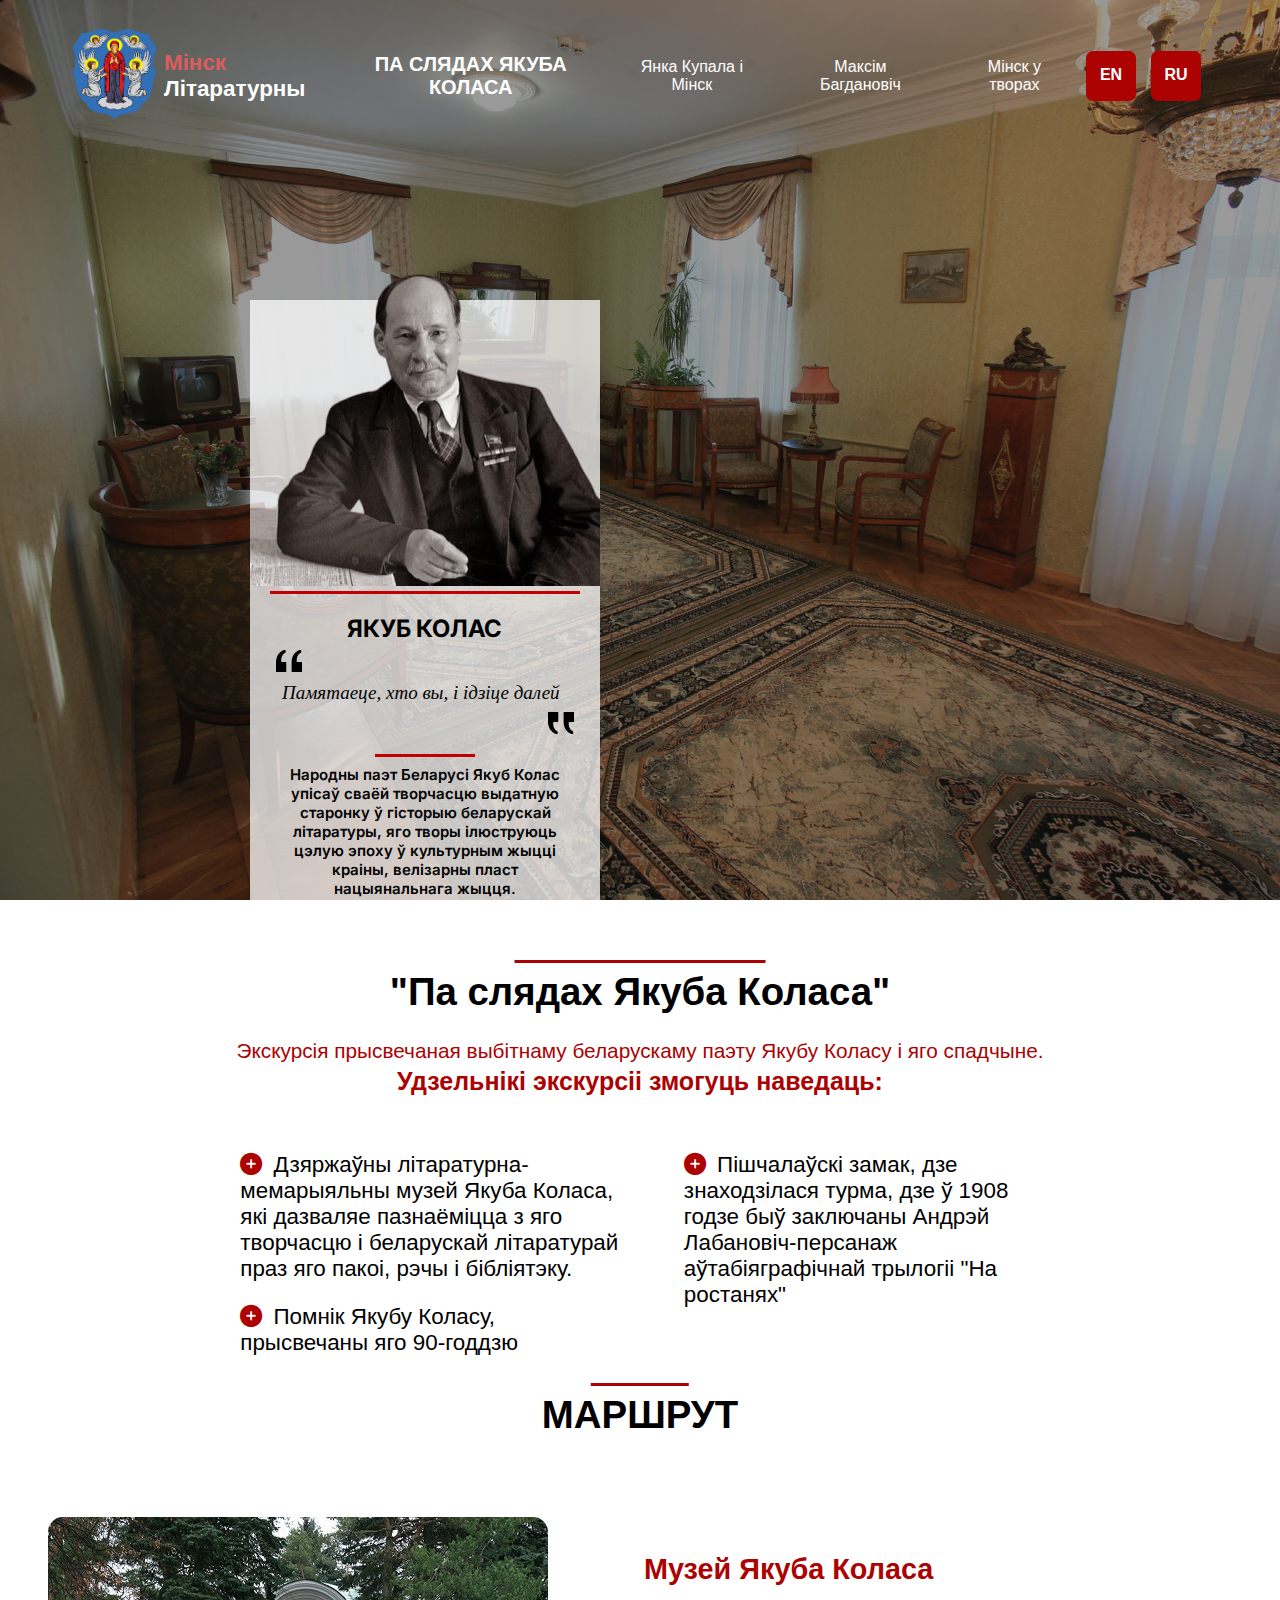
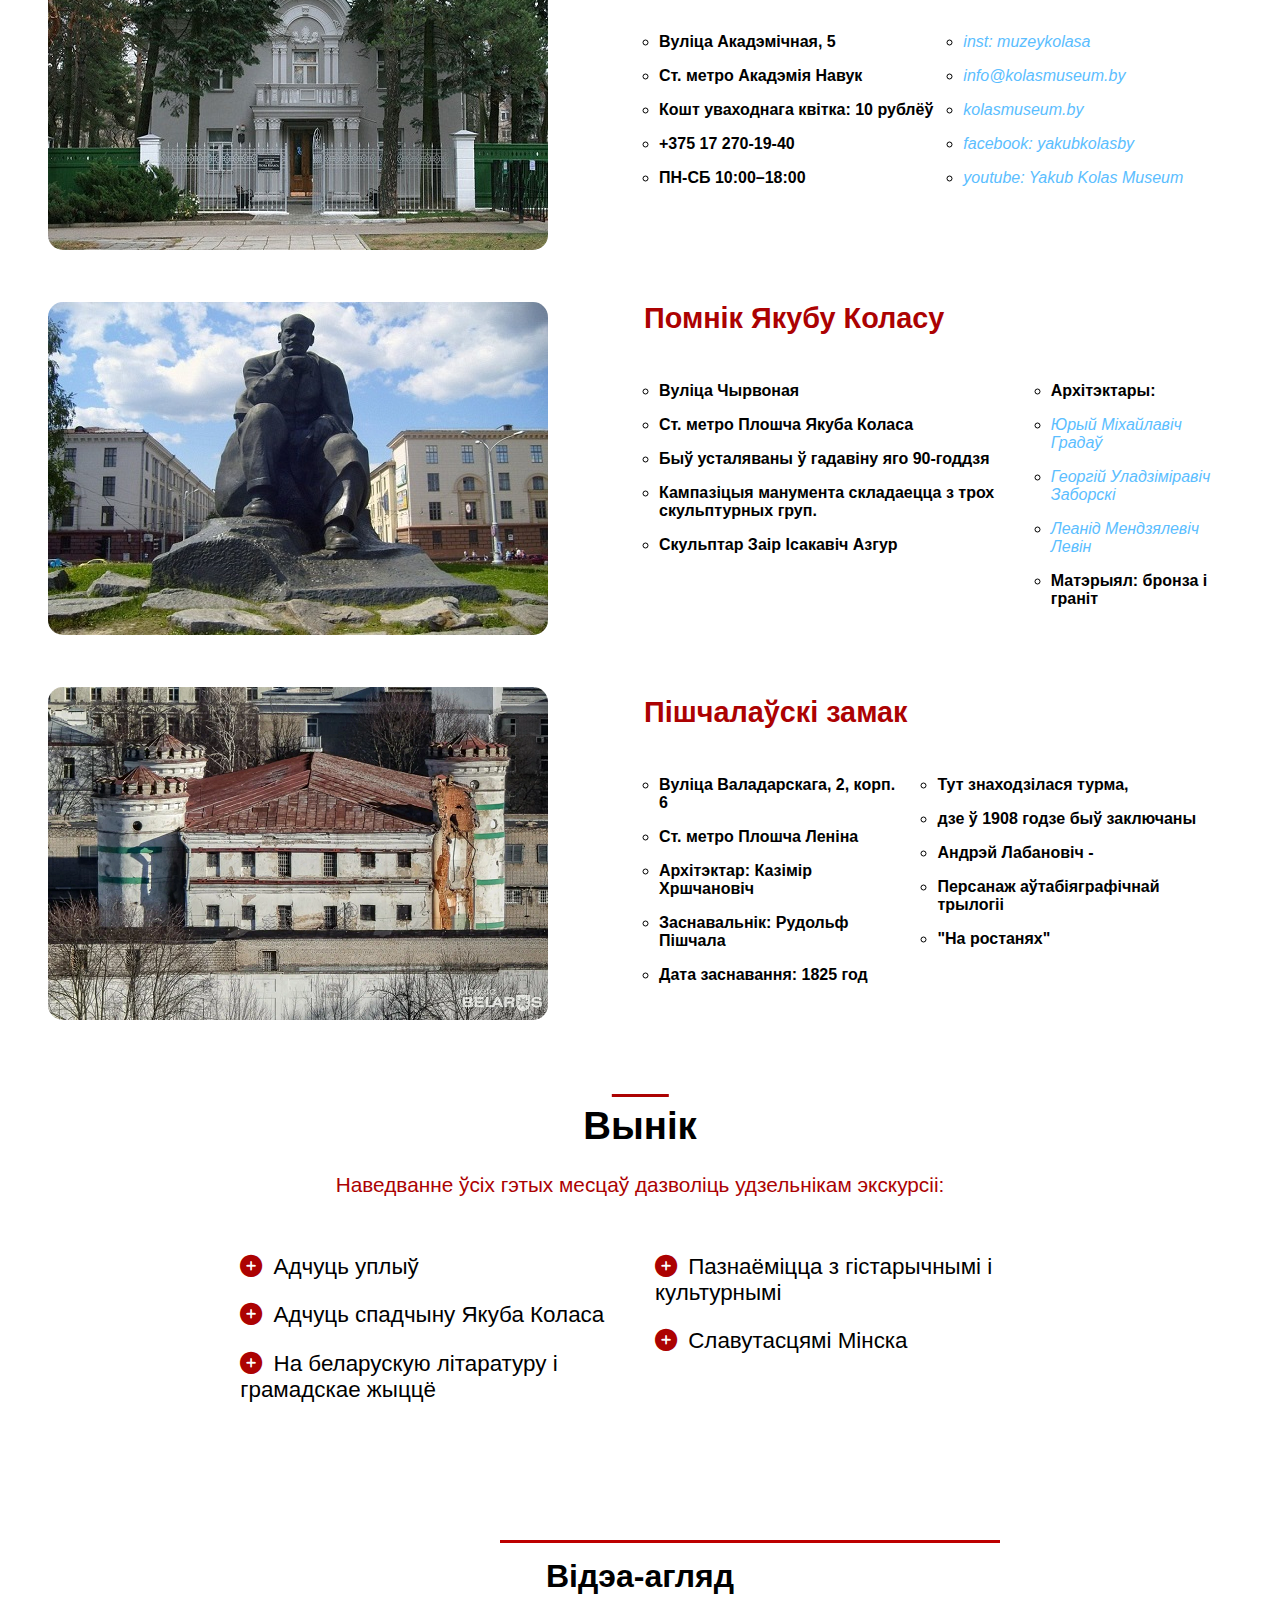
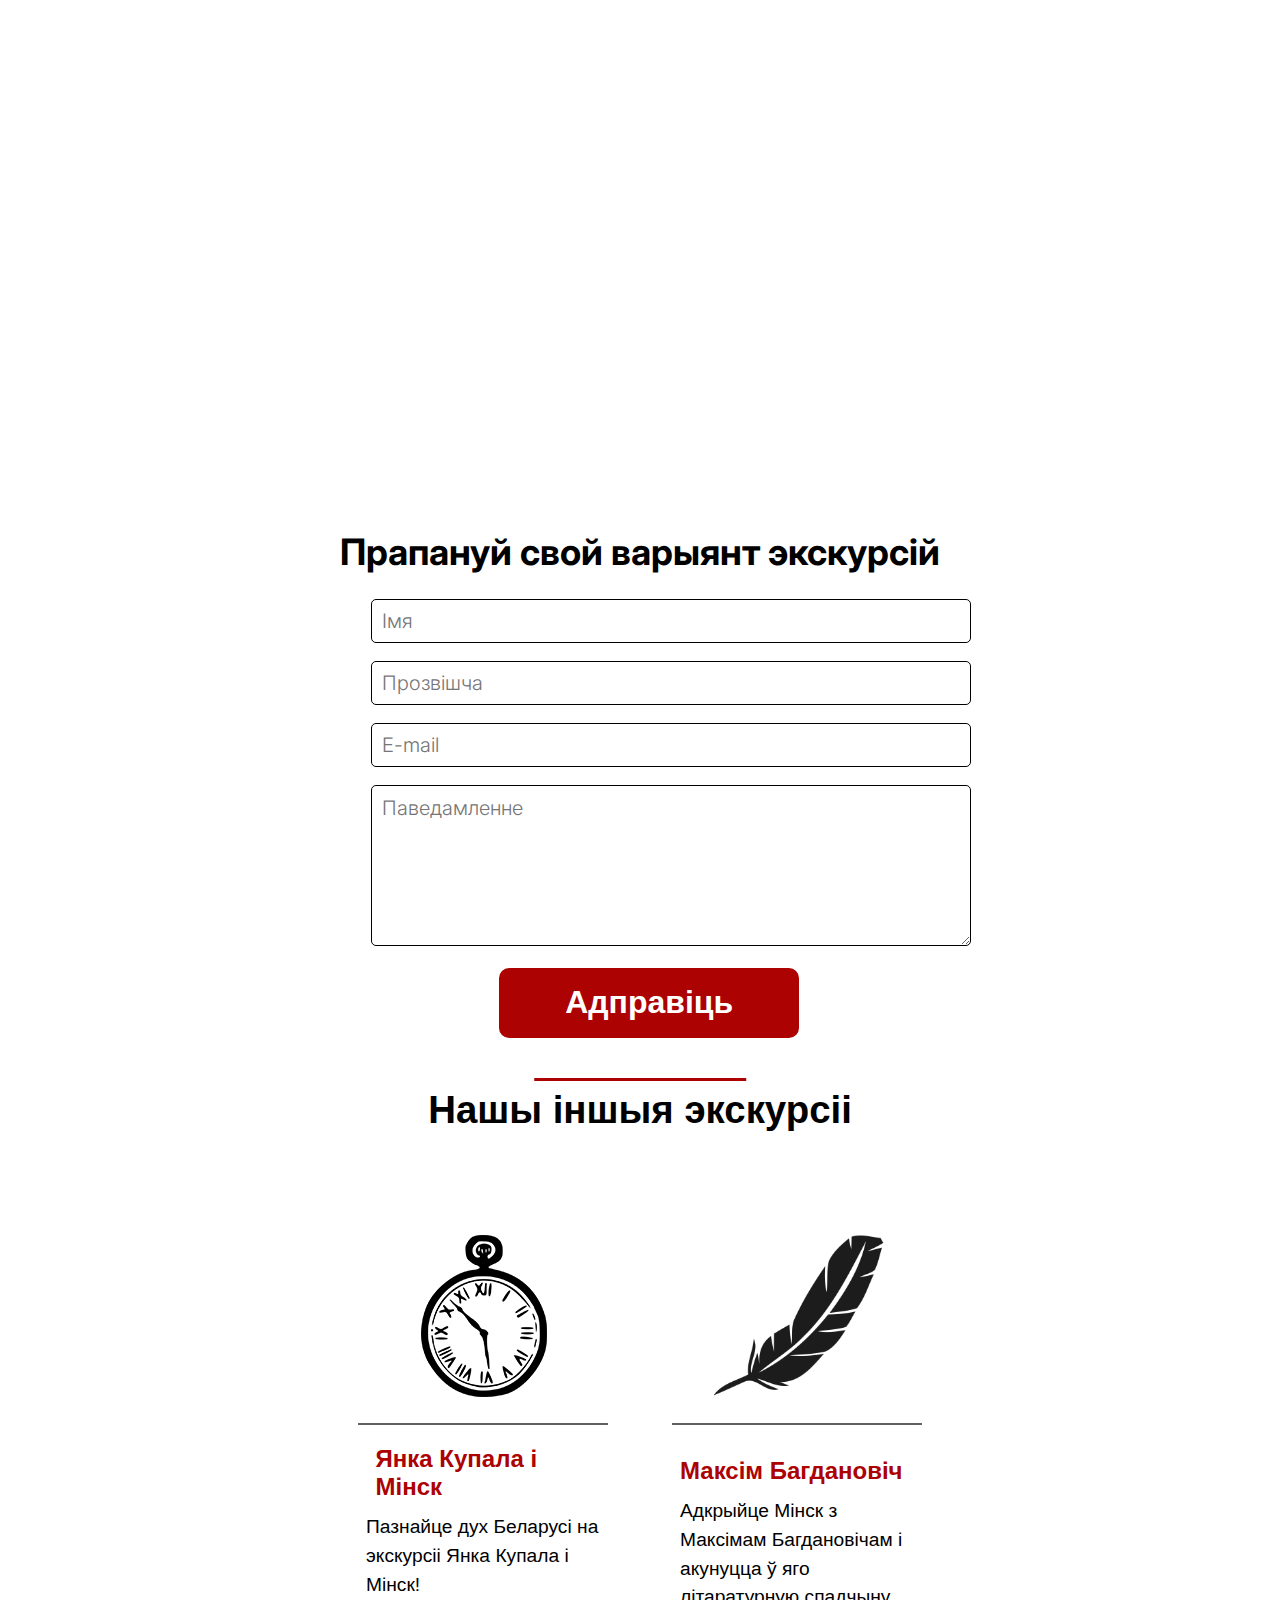
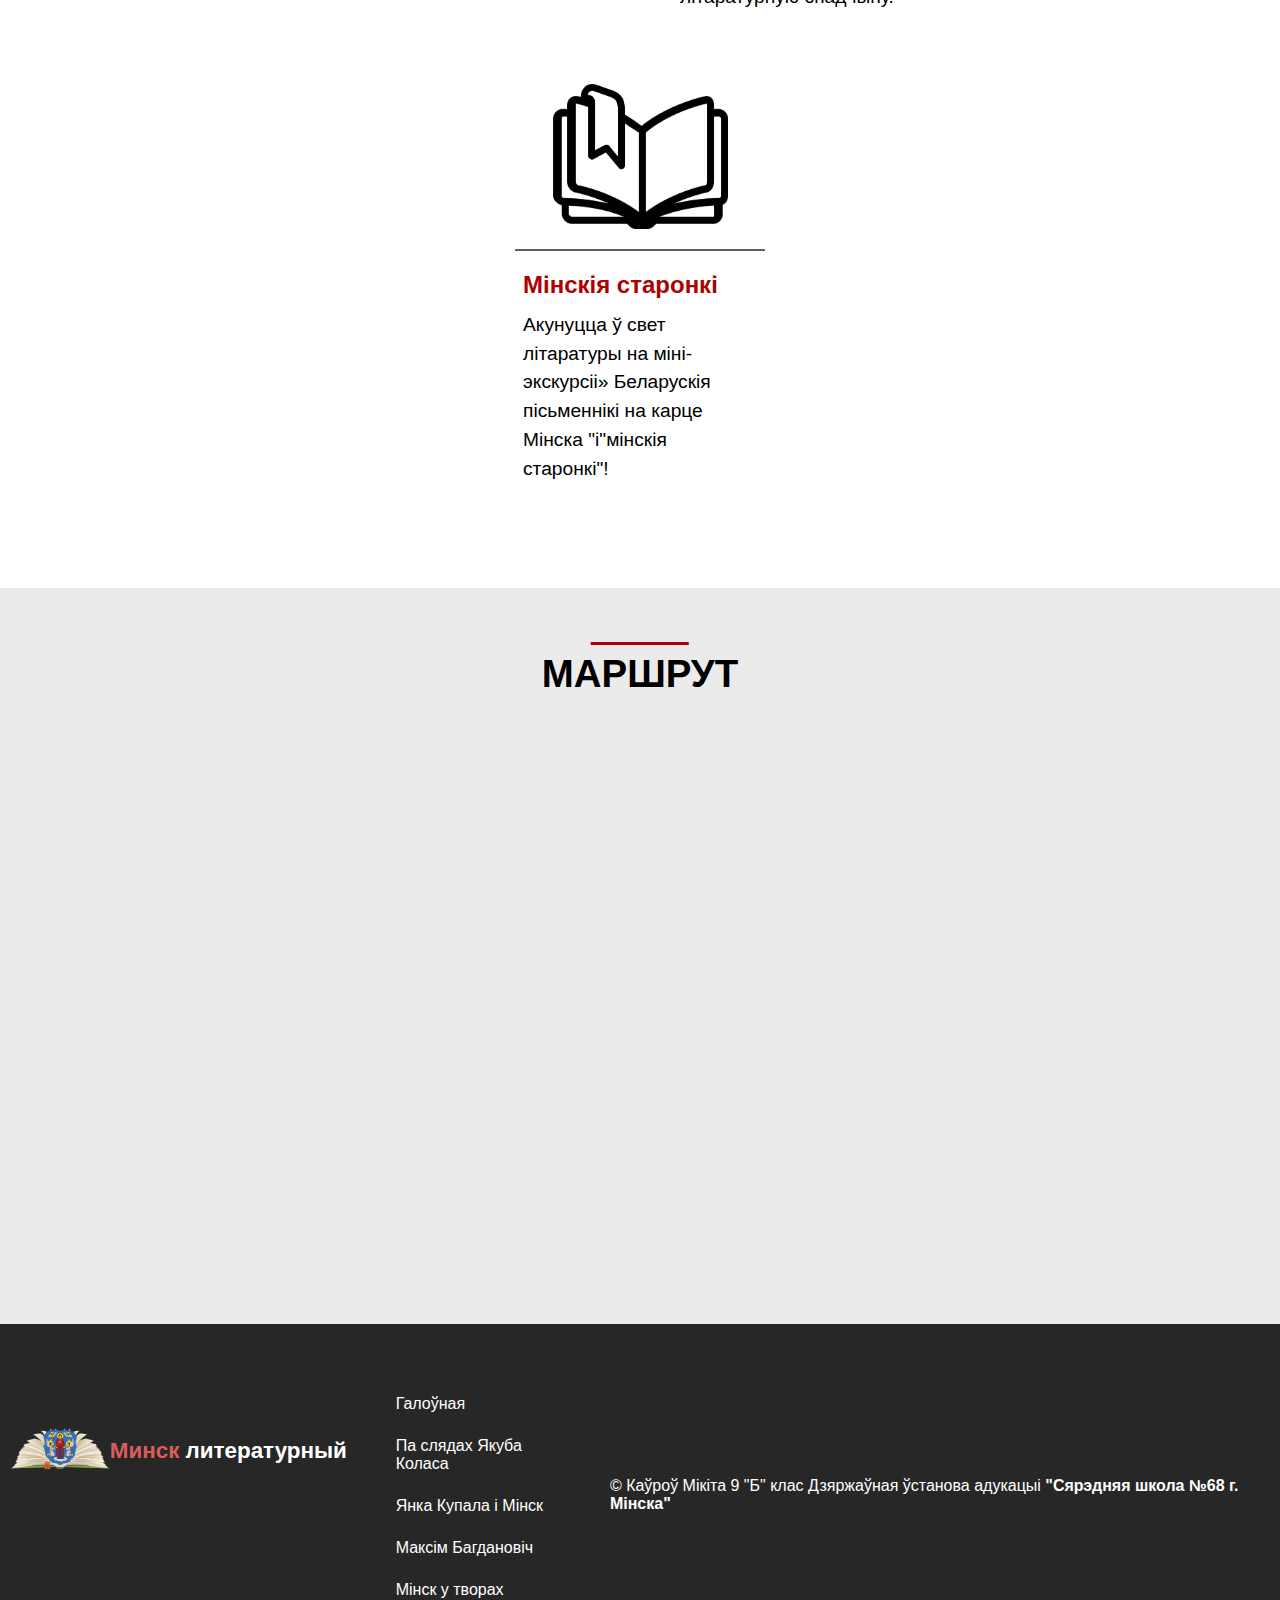
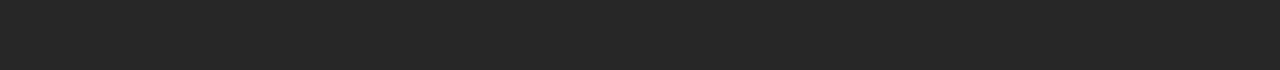
<file: services/kolas-by.html>
<!DOCTYPE html>
<html lang="ru">

<head>
    <meta charset="UTF-8">
    <meta http-equiv="X-UA-Compatible" content="IE=edge">
    <meta name="viewport" content="width=device-width, initial-scale=1.0">
    <title>Мінск Літаратурны - Па слядах Якуба Коласа</title>
    <link rel="shortcut icon" href="../img/герб.png">
    <link rel="stylesheet" href="https://cdnjs.cloudflare.com/ajax/libs/font-awesome/6.0.0/css/all.min.css">
    <link rel="stylesheet" href="../style.css" id="themeKolas">
    <link rel="stylesheet" href="../responsive.css">

    <link rel="stylesheet" href="./responsiveServices.css">

    <link rel="preconnect" href="https://fonts.googleapis.com">
    <link rel="preconnect" href="https://fonts.gstatic.com" crossorigin>
    <link href="https://fonts.googleapis.com/css2?family=Inter:wght@100;200;300;400;500;600;700;800;900&display=swap" rel="stylesheet">
</head>

<body>

    <div class="preloader-container">
        <div class="preloader-logo-container">
            <div class="preloader-img">
                <img src="../img/logo2.png" alt="" srcset="">
            </div>
            <div class="preloader-text">
                <a href="#" class="logo-text"> <span class="logo-color">Мінск</span> Літаратурны</a>
            </div>
        </div>
        <div class="loading-text">
            <img src="../img/150x150.gif" alt="loading-text" srcset="">
        </div>
    </div>
    <section id="kolas">

        <header>
            <nav class="main-nav">

                <div class="logo-container">
                    <div class="burger-container">
                        <i class="burger-line"></i>
                        <i class="burger-line"></i>
                        <i class="burger-line"></i>
                    </div>
                    <a href="../index-by.html"><img class="logo-img" src="../img/герб.png" alt="logo-img"></a>
                    <a href="../index-by.html" class="logo-text"> <span class="logo-color">Мінск</span> Літаратурны</a>

                </div>
                <div class="quick-burger">
                    <i class="quick-burger-dot"></i>
                    <i class="quick-burger-dot"></i>
                    <i class="quick-burger-dot"></i>
                </div>
                <ul class="nav-link-container" style="text-align: center;">
                    <li><a href="./kolas-by.html" class="bold-href">Па слядах Якуба Коласа</a></li>
                    <li><a href="./kupala-by.html">Янка Купала і Мінск</a></li>
                    <li><a href="./bogdanovich-by.html">Максім Багдановіч</a></li>
                    <li><a href="./inmap-by.html">Мінск у творах</a></li>
                    <a href="kolas-en.html" class="language">EN</a>
                    <a href="kolas.html" class="languageBy">RU</a>
                </ul>
            </nav>
        </header>
        <div id="hero-section">
            <div class="first-hero-section">
                <div class="content-container">
                    <div class="down-btn-container">
                        <a href="#description" class="go-down-btn">Перайсці да экскурсіі</a>
                    </div>
                </div>
            </div>
        </div>

        <div class="info">
            <img src="../img/image 1.png" class="infoImgKolas">
            <div class="frame">
                <div class="underline"></div>
                <p class="infoTitle">Якуб Колас</p>
                <img src="../img/Верхняя кавычка.png" class="up">
                <img src="../img/Нижняя кавычка.png" class="down">
                <p class="phraseKolas">Памятаеце, хто вы, і ідзіце далей</p>
                <div class="upperline"></div>
                <p class="infoText">Народны паэт Беларусі Якуб Колас упісаў сваёй творчасцю выдатную старонку ў гісторыю беларускай літаратуры, яго творы ілюструюць цэлую эпоху ў культурным жыцці краіны, велізарны пласт нацыянальнага жыцця.</p>
            </div>
        </div>

    </section>

    <section id="description">
            <h1 class="section-header main-h-desc-container">"Па слядах Якуба Коласа"</h1>
            <p class="main-h-desc"><span class="color">Экскурсія прысвечаная выбітнаму беларускаму паэту Якубу Коласу і яго спадчыне. <br> <b style="font-size: 25px;"> Удзельнікі экскурсіі змогуць наведаць:</b></p>
            <div class="desc-main-container">
                <ul class="desc-container">
                    <li><i class="fa-solid fa-circle-plus"></i>Дзяржаўны літаратурна-мемарыяльны музей Якуба Коласа, які дазваляе пазнаёміцца з яго творчасцю і беларускай літаратурай праз яго пакоі, рэчы і бібліятэку.</li>
                    <li><i class="fa-solid fa-circle-plus"></i>Помнік Якубу Коласу, прысвечаны яго 90-годдзю</li>
                </ul>
                <ul class="desc-container" style="padding-left: 30px;">
                    <li><i class="fa-solid fa-circle-plus"></i>Пішчалаўскі замак, дзе знаходзілася турма, дзе ў 1908 годзе быў заключаны Андрэй Лабановіч-персанаж аўтабіяграфічнай трылогіі "На ростанях"</li>
                </ul>
            </div>



    </section>

    <section id="services-section">
        <h1 class="section-header">МАРШРУТ</h1>
    </section>
    <section id="services-section">
        <div class="services-service-container">
            <div class="all-services-container">
                
                <div class="services-service-container">
                    
                    <div class="services-service-card SchedualServices">
                        <div class="left-service-img">
                            <img src="../img/museum-kolas.jpg" alt="" style="border-radius: 15px;">
                        </div>
                        <div class="center-service-content">
                            <div class="center-service-header">
                                <h3>Музей Якуба Коласа</h3>
                            </div>
                            <div class="service-content-dis">
                                <div class="service-content-all-services">
                                    <ul>
                                        <li>Вуліца Акадэмічная, 5</li>
                                        <li>Ст. метро Акадэмія Навук</li>
                                        <li>Кошт уваходнага квітка: 10 рублёў</li>
                                        <li>+375 17 270-19-40</li>
                                        <li>ПН-СБ 10:00–18:00</li>

                                    </ul>
                                    <ul>
                                        <li><a href="https://www.instagram.com/muzeykolasa/" target="_blank" style="font-style: italic; color: #5bbeff; font-weight: lighter; cursor: pointer;">inst: muzeykolasa</a></li>
                                        <li><a href="mailto:info@kolasmuseum.by" target="_blank" style="font-style: italic; color: #5bbeff; font-weight: lighter; cursor: pointer;">info@kolasmuseum.by</a></li>
                                        <li><a href="https://kolasmuseum.by/be" target="_blank" style="font-style: italic; color: #5bbeff; font-weight: lighter; cursor: pointer;">kolasmuseum.by</a></li>
                                        <li><a href="https://www.facebook.com/yakubkolasby/" target="_blank" style="font-style: italic; color: #5bbeff; font-weight: lighter; cursor: pointer;">facebook: yakubkolasby</a></li>
                                        <li><a href="https://www.youtube.com/channel/UCQVGWuGRJ2_Tpalgolw9y9A" target="_blank" style="font-style: italic; color: #5bbeff; font-weight: lighter; cursor: pointer;">youtube: Yakub Kolas Museum</a></li>
                                    </ul>
                                </div>
                            </div>
                        </div>
                    </div>
                    <div class="services-service-card SchedualServices">
                        <div class="left-service-img">
                            <img src="../img/monument.jpg" alt="" style="border-radius: 15px;">
                        </div>
                        <div class="center-service-content">
                            <div class="center-service-header">
                                <h3>Помнік Якубу Коласу</h3>
                            </div>
                            <div class="service-content-dis">

                                <div class="service-content-all-services">
                                    <ul>
                                        <li>Вуліца Чырвоная</li>
                                        <li>Ст. метро Плошча Якуба Коласа</li>
                                        <li>Быў усталяваны ў гадавіну яго 90-годдзя</li>
                                        <li>Кампазіцыя манумента складаецца з трох скульптурных груп.</li>
                                        <li>Скульптар Заір Ісакавіч Азгур</li>

                                    </ul>
                                    <ul>
                                        <li>Архітэктары:</li>
                                        <li><a href="https://ru.wikipedia.org/wiki/%D0%93%D1%80%D0%B0%D0%B4%D0%BE%D0%B2,_%D0%AE%D1%80%D0%B8%D0%B9_%D0%9C%D0%B8%D1%85%D0%B0%D0%B9%D0%BB%D0%BE%D0%B2%D0%B8%D1%87" target="_blank" style="font-style: italic; color: #5bbeff; font-weight: lighter; cursor: pointer;">Юрый Міхайлавіч Градаў</a></li>
                                        <li><a href="https://ru.wikipedia.org/wiki/%D0%97%D0%B0%D0%B1%D0%BE%D1%80%D1%81%D0%BA%D0%B8%D0%B9,_%D0%93%D0%B5%D0%BE%D1%80%D0%B3%D0%B8%D0%B9_%D0%92%D0%BB%D0%B0%D0%B4%D0%B8%D0%BC%D0%B8%D1%80%D0%BE%D0%B2%D0%B8%D1%87" target="_blank" style="font-style: italic; color: #5bbeff; font-weight: lighter; cursor: pointer;">Георгій Уладзіміравіч Заборскі</a></li>
                                        <li><a href="https://ru.wikipedia.org/wiki/%D0%9B%D0%B5%D0%B2%D0%B8%D0%BD,_%D0%9B%D0%B5%D0%BE%D0%BD%D0%B8%D0%B4_%D0%9C%D0%B5%D0%BD%D0%B4%D0%B5%D0%BB%D0%B5%D0%B2%D0%B8%D1%87" target="_blank" style="font-style: italic; color: #5bbeff; font-weight: lighter; cursor: pointer;">Леанід Мендзялевіч Левін</a></li>
                                        <li>Матэрыял: бронза і граніт</li>
                                    </ul>
                                </div>
                            </div>

                        </div>
                    </div>
                    <div class="services-service-card SchedualServices">
                        <div class="left-service-img">
                            <img src="../img/castle.png" alt="" style="border-radius: 15px;">
                        </div>
                        <div class="center-service-content">
                            <div class="center-service-header">
                                <h3>Пішчалаўскі замак</h3>
                            </div>
                            <div class="service-content-dis">

                                <div class="service-content-all-services">
                                    <ul>
                                        <li>Вуліца Валадарскага, 2, корп. 6</li>
                                        <li>Ст. метро Плошча Леніна</li>
                                        <li>Архітэктар: Казімір Хршчановіч</li>
                                        <li>Заснавальнік: Рудольф Пішчала</li>
                                        <li>Дата заснавання: 1825 год</li>

                                    </ul>
                                    <ul>
                                        <li>Тут знаходзілася турма,</li>
                                        <li>дзе ў 1908 годзе быў заключаны</li>
                                        <li>Андрэй Лабановіч -</li>
                                        <li>Персанаж аўтабіяграфічнай трылогіі</li>
                                        <li>"На ростанях"</li>
                                    </ul>
                                </div>
                            </div>
                        </div>
                    </div>
                </div>
    </section>

    
    <section id="description">
        <h1 class="section-header main-h-desc-container">Вынік</h1>
        <p class="main-h-desc"><span class="color">Наведванне ўсіх гэтых месцаў дазволіць удзельнікам экскурсіі:</p>
        <div class="desc-main-container">
            <ul class="desc-container">
                <li><i class="fa-solid fa-circle-plus"></i>Адчуць уплыў</li>
                <li><i class="fa-solid fa-circle-plus"></i>Адчуць спадчыну Якуба Коласа</li>
                <li><i class="fa-solid fa-circle-plus"></i>На беларускую літаратуру і грамадскае жыццё</li>
            </ul>
            <ul class="desc-container">
                <li><i class="fa-solid fa-circle-plus"></i>Пазнаёміцца з гістарычнымі і культурнымі</li>
                <li><i class="fa-solid fa-circle-plus"></i>Славутасцямі Мінска</li>
            </ul>
        </div>

    </section>

    <div class="space" style="height: 100px;"></div>

    <div class="underlineYT"></div>

    <h1 class="youtubeTitle">Відэа-агляд</h1>

    <div class="youtubeCont">
        <iframe width="560" height="315" src="https://www.youtube.com/embed/0ns4Kr7Z4xg?si=2MNnveIfuubonROr" title="YouTube video player" frameborder="0" allow="accelerometer; autoplay; clipboard-write; encrypted-media; gyroscope; picture-in-picture; web-share" allowfullscreen class="youtube"></iframe>
    </div>
    
    <section id="form">
        <h1 class="formTitle">Прапануй свой варыянт экскурсій</h1>
        <form action="#form" method="post" class="formForm">
            <input type="text" id="name" name="name" required placeholder="Імя" class="formInput"><br><br>
    
            <input type="text" id="surname" name="surname" required placeholder="Прозвішча" class="formInput"><br><br>
    
            <input type="email" id="email" name="email" required placeholder="E-mail" class="formInput"><br><br>

            <textarea id="message" name="message" rows="6" cols="30" required placeholder="Паведамленне" class="formTextarea"></textarea><br><br>
    
            <input type="submit" value="Адправіць" class="sendButton">
        </form>
    </section>

    <section id="our-excursion-section">
        <h1 class="section-header">Нашы іншыя экскурсіі</h1>
        <div class="our-excursion-main-container">
            <div class="our-excursion-container">

                <a href="./kupala-by.html" style="color: #000;">
                <div class="our-excursion-card">
				
                    <div class="our-excursion-card-img-container">
                        <img src="../img/servicesImg/watch.png" alt="howitworks1">
                    </div>
                    
					<div class="our-excursion-card-dis">
                        <h3>
                            <div class="num"></div>Янка Купала і Мінск</h3>
                        <p>Пазнайце дух Беларусі на экскурсіі Янка Купала і Мінск!</p>
                    </div>
					
                </div></a>
                <a href="./bogdanovich-by.html" style="color: #000;">
				<div class="our-excursion-card">
                    <div class="our-excursion-card-img-container">
                        <img src="../img/pero.png" alt="howitworks1">
                    </div>
                    
					<div class="our-excursion-card-dis">
                        <h3>
                            <div class="num"></div><h3>Максім Багдановіч</h3>
                        <p>Адкрыйце Мінск з Максімам Багдановічам і акунуцца ў яго літаратурную спадчыну.</p>
                    </div>
					                </div>
					</a><a href="./inmap-by.html" style="color: #000;">
                <div class="our-excursion-card">
                    <div class="our-excursion-card-img-container">
                        <img src="../img/book-ico.png" alt="howitworks1">
                    </div>
                    
					<div class="our-excursion-card-dis">
                        <h3>Мінскія старонкі</h3>
                       <p>Акунуцца ў свет літаратуры на міні-экскурсіі» Беларускія пісьменнікі на карце Мінска "і"мінскія старонкі"!</p>
                    </div>
					
                </div></a>
            </div>
        </div>
    </section>
<section id="map-section">
        <h1 class="section-header main-h-desc-container">МАРШРУТ</h1>
        <div class="map-inner-container">
            <div class="form-map-container">
                <iframe src="https://yandex.ru/map-widget/v1/?um=constructor%3Ac58256b6086f59b634516adeef75028784a2c14be3abf75b470cb29d43a38809&amp;source=constructor" width="1280" height="720" frameborder="0"></iframe>
            </div>
        </div>
    </section>
    <footer>
        <div class="left-footer-container">
            <div class="footer-logo-container">
                <a href="./index-by.html"><img class="logo-img" src="../img/logo2.png" alt=""></a>
                <a href="./index-by.html" class="logo-text"> <span class="logo-color">Минск</span> литературный</a>
            </div>
            <ul class="footer-links-container">
                <li><a href="../index-by.html">Галоўная</a></li>
                    <li><a href="./kolas-by.html">Па слядах Якуба Коласа</a></li>
                    <li><a href="./kupala-by.html">Янка Купала і Мінск</a></li>
                    <li><a href="./bogdanovich-by.html">Максім Багдановіч</a></li>
                    <li><a href="./inmap-by.html">Мінск у творах</a></li>
            </ul>
        </div>
        <div class="footer-disc-container">
            <p class="copyright">&copy; Каўроў Мікіта 9 "Б" клас Дзяржаўная ўстанова адукацыі <a href="http://sch68.minsk.edu.by/" class="school">"Сярэдняя школа №68 г. Мінска"</a></p>
        </div>
		<div class="btn-up btn-up_hide"></div>
    </footer>

</body>
<script src="https://cdnjs.cloudflare.com/ajax/libs/gsap/3.9.1/gsap.min.js"></script>
<script src="https://cdnjs.cloudflare.com/ajax/libs/jquery/3.6.0/jquery.min.js"></script>
<script src="https://smtpjs.com/v3/smtp.js"></script>
<script src="./service.js"></script>
<script src="../main.js"></script>

</html>
</file>
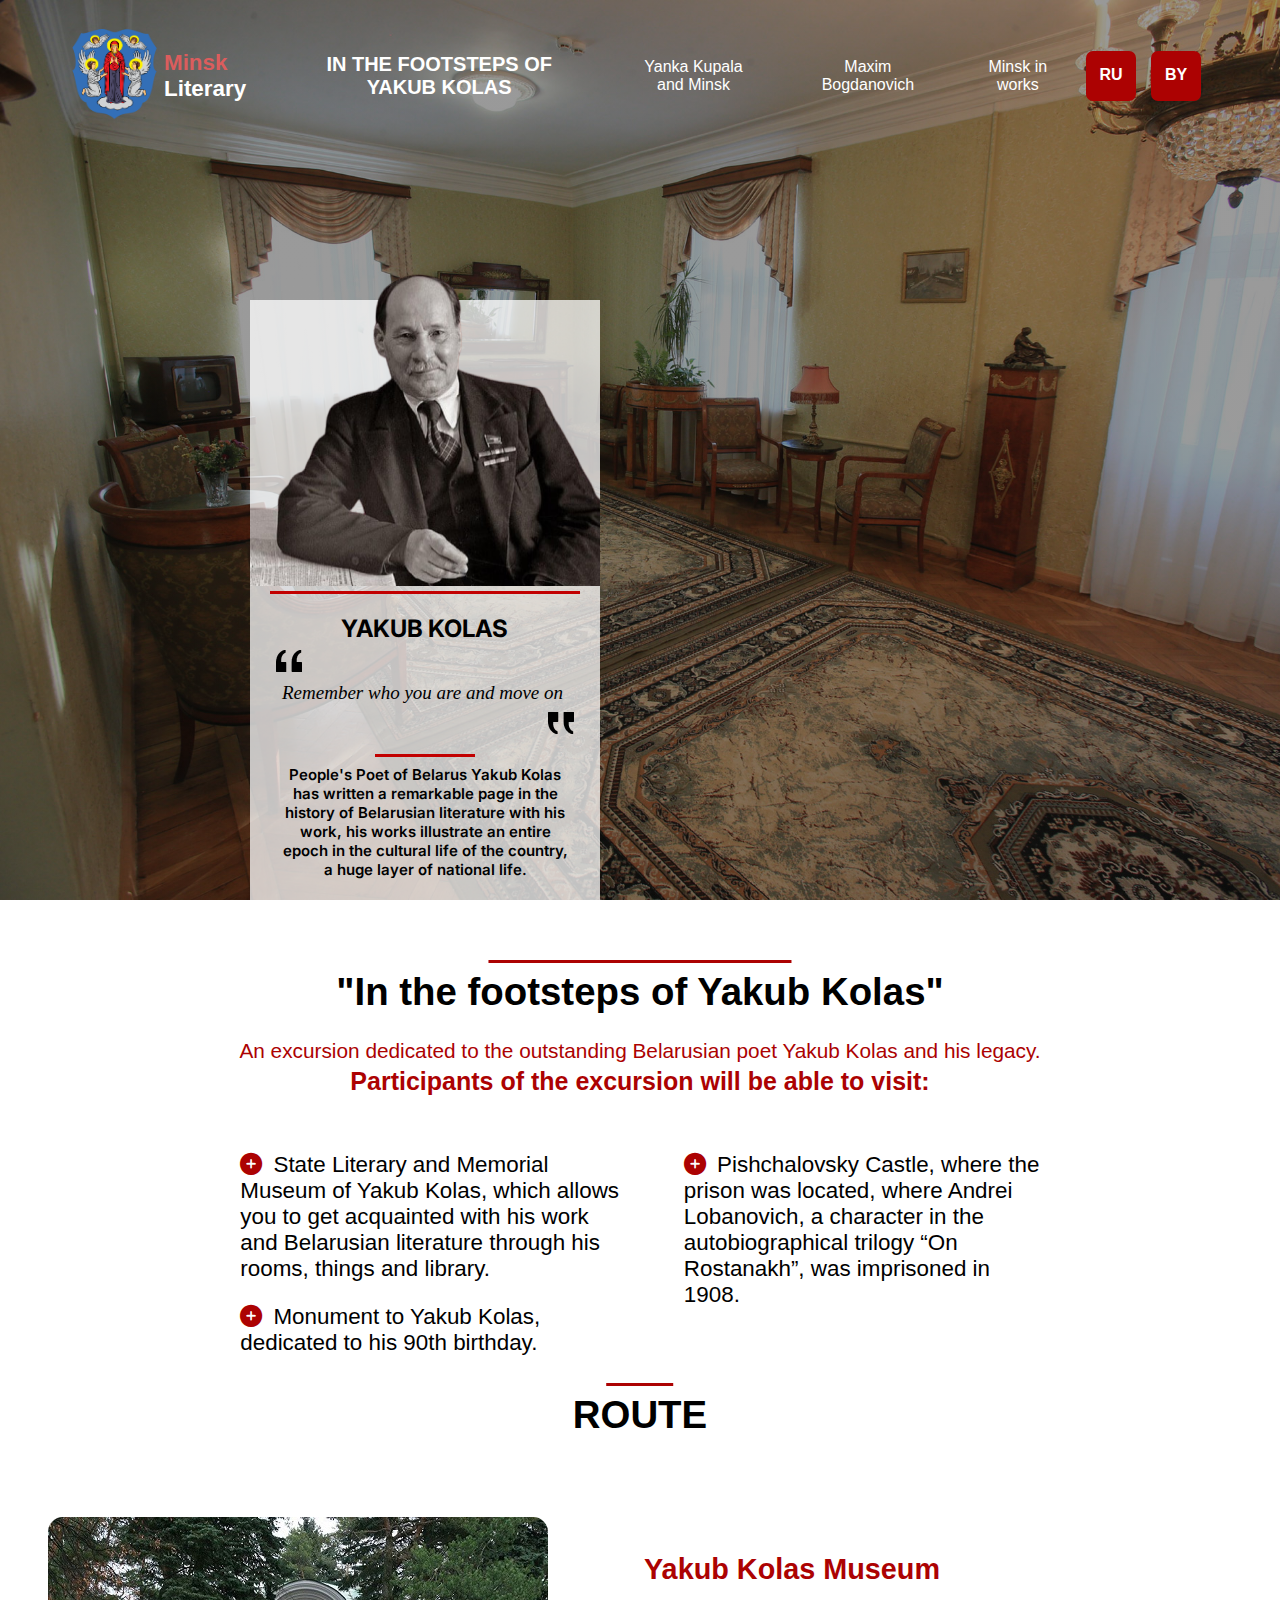
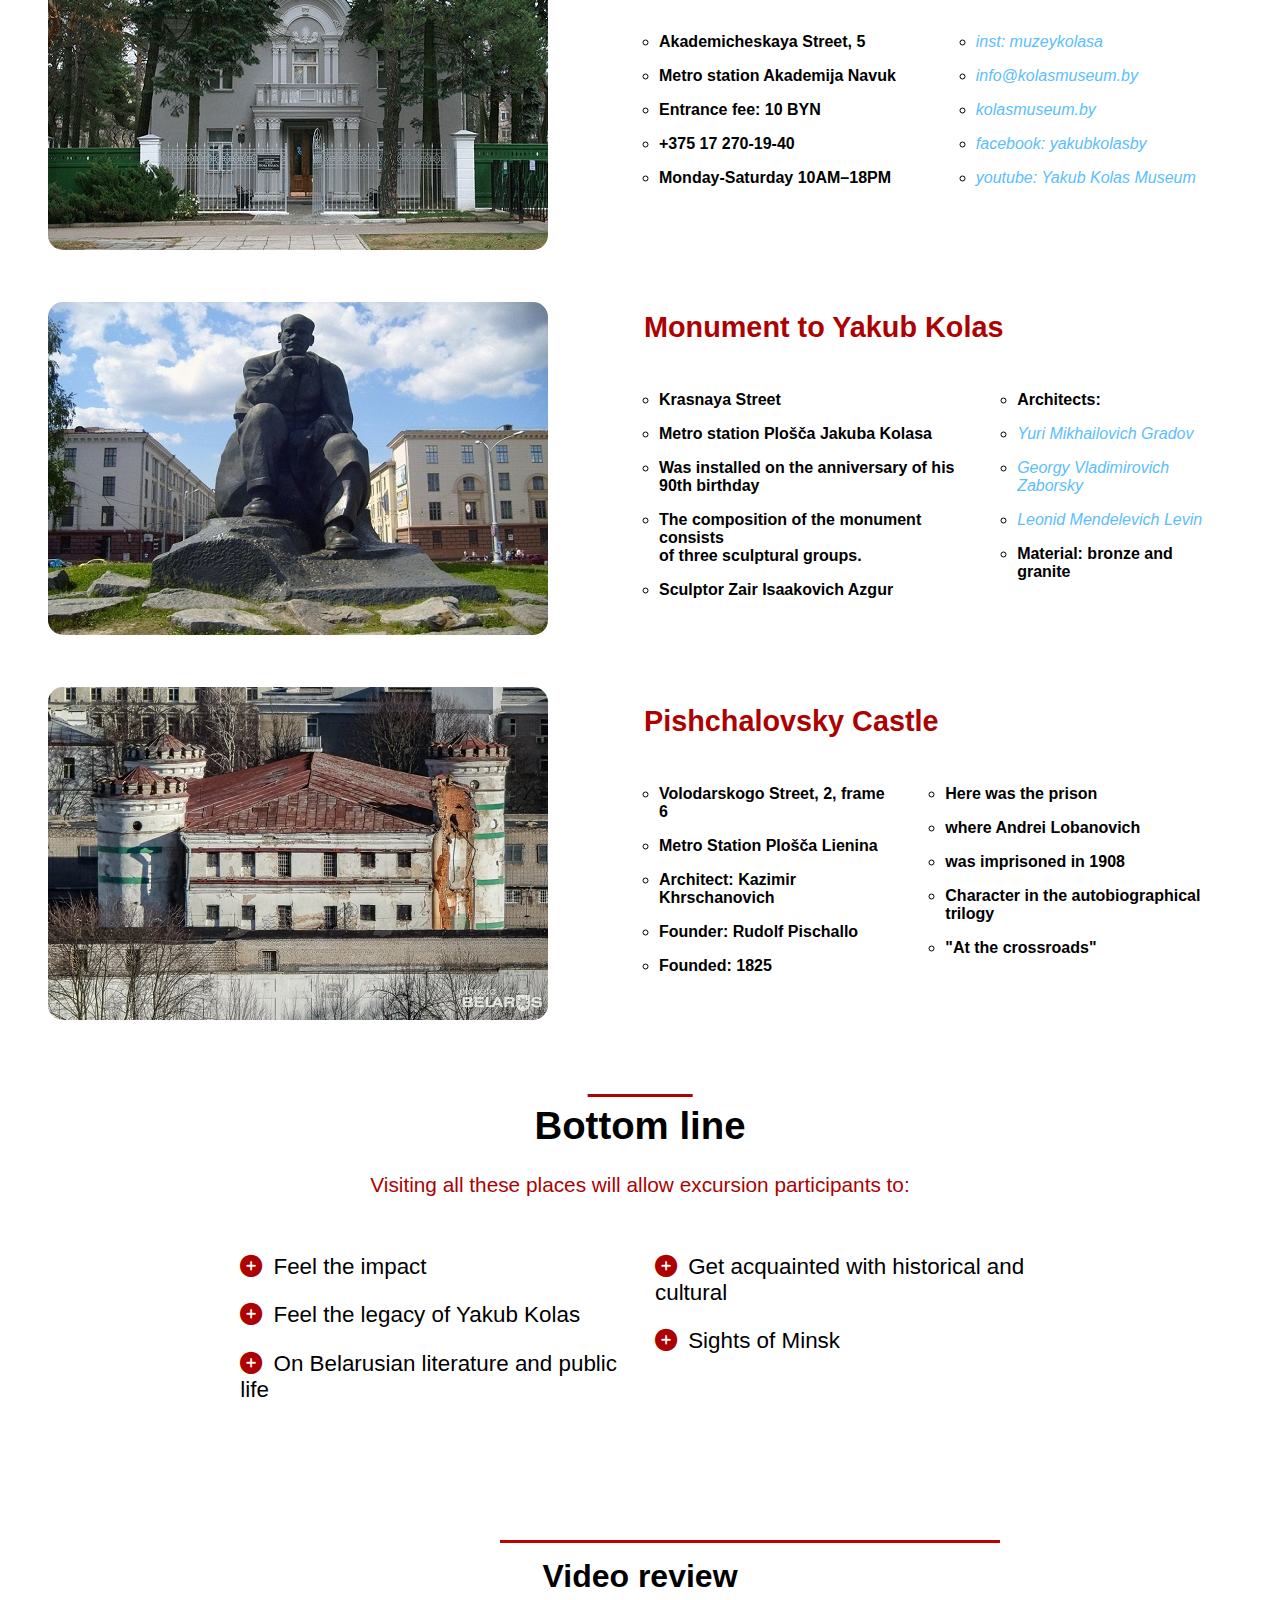
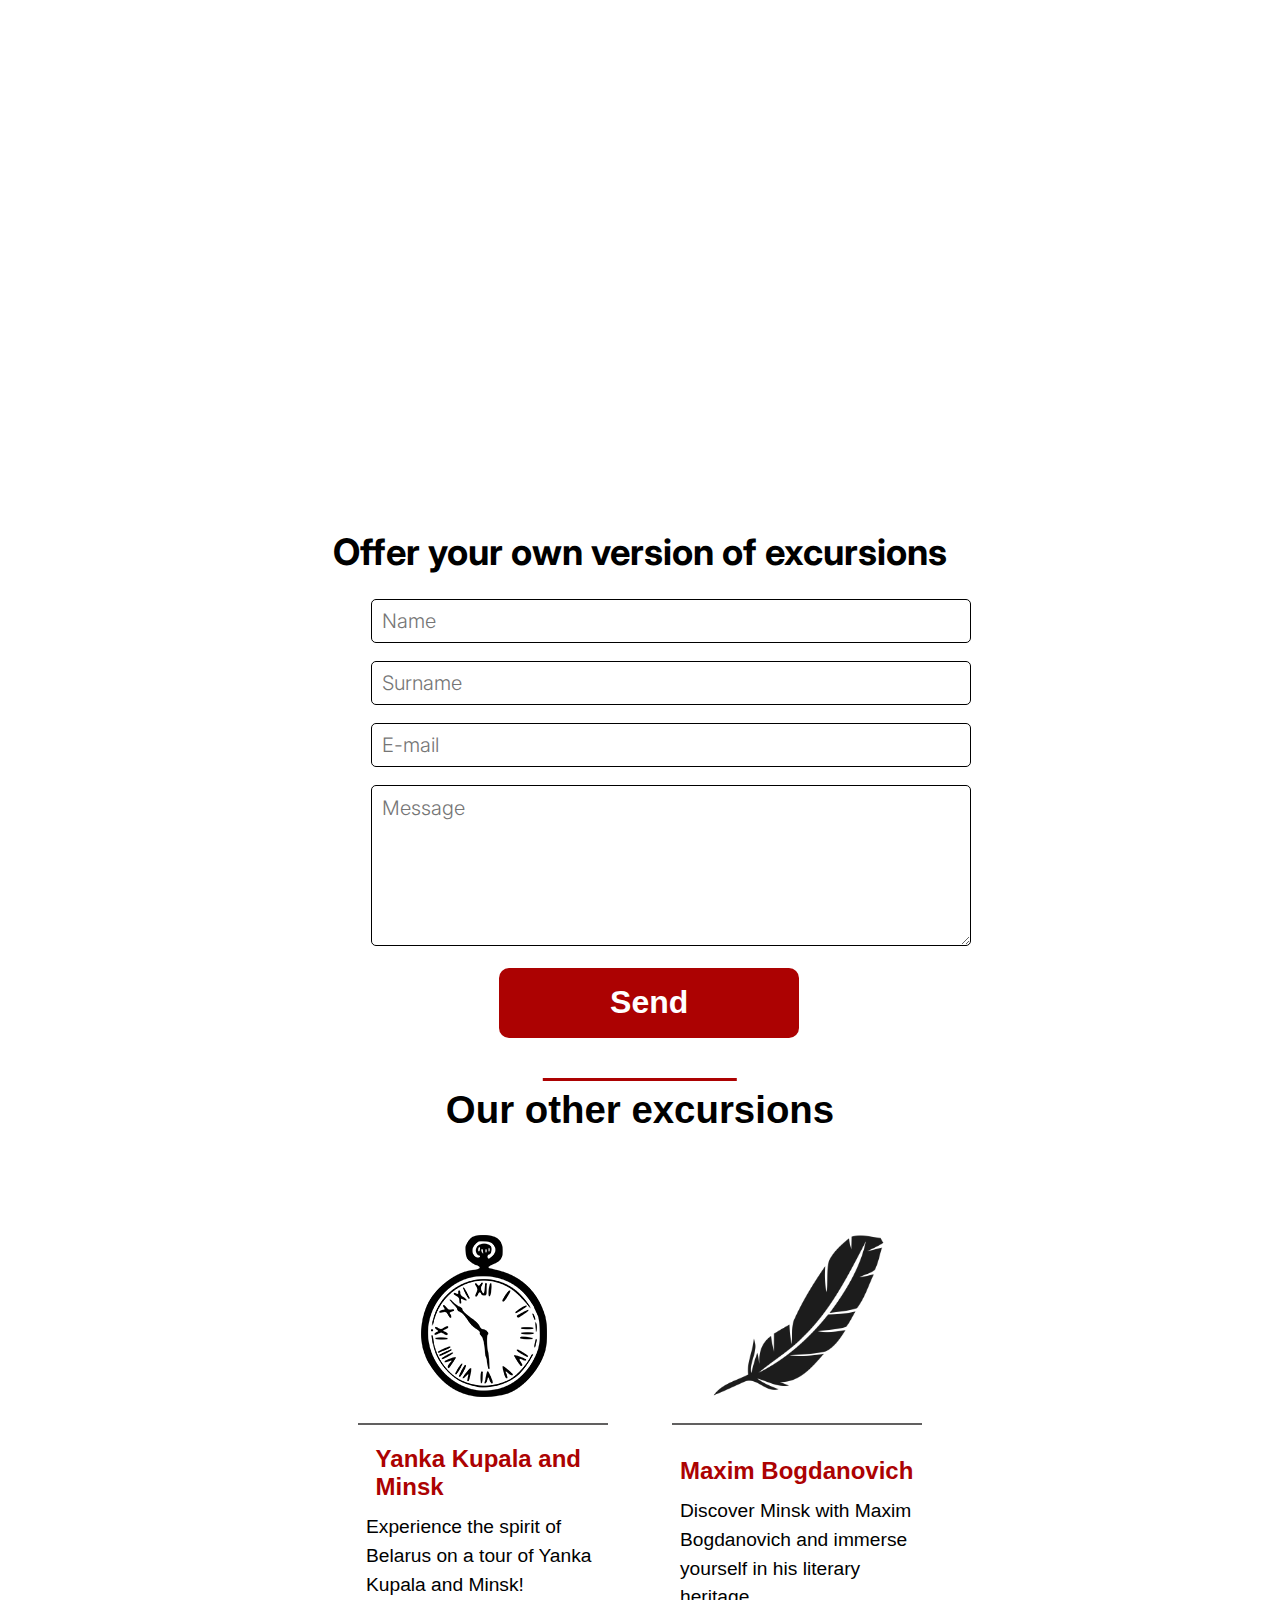
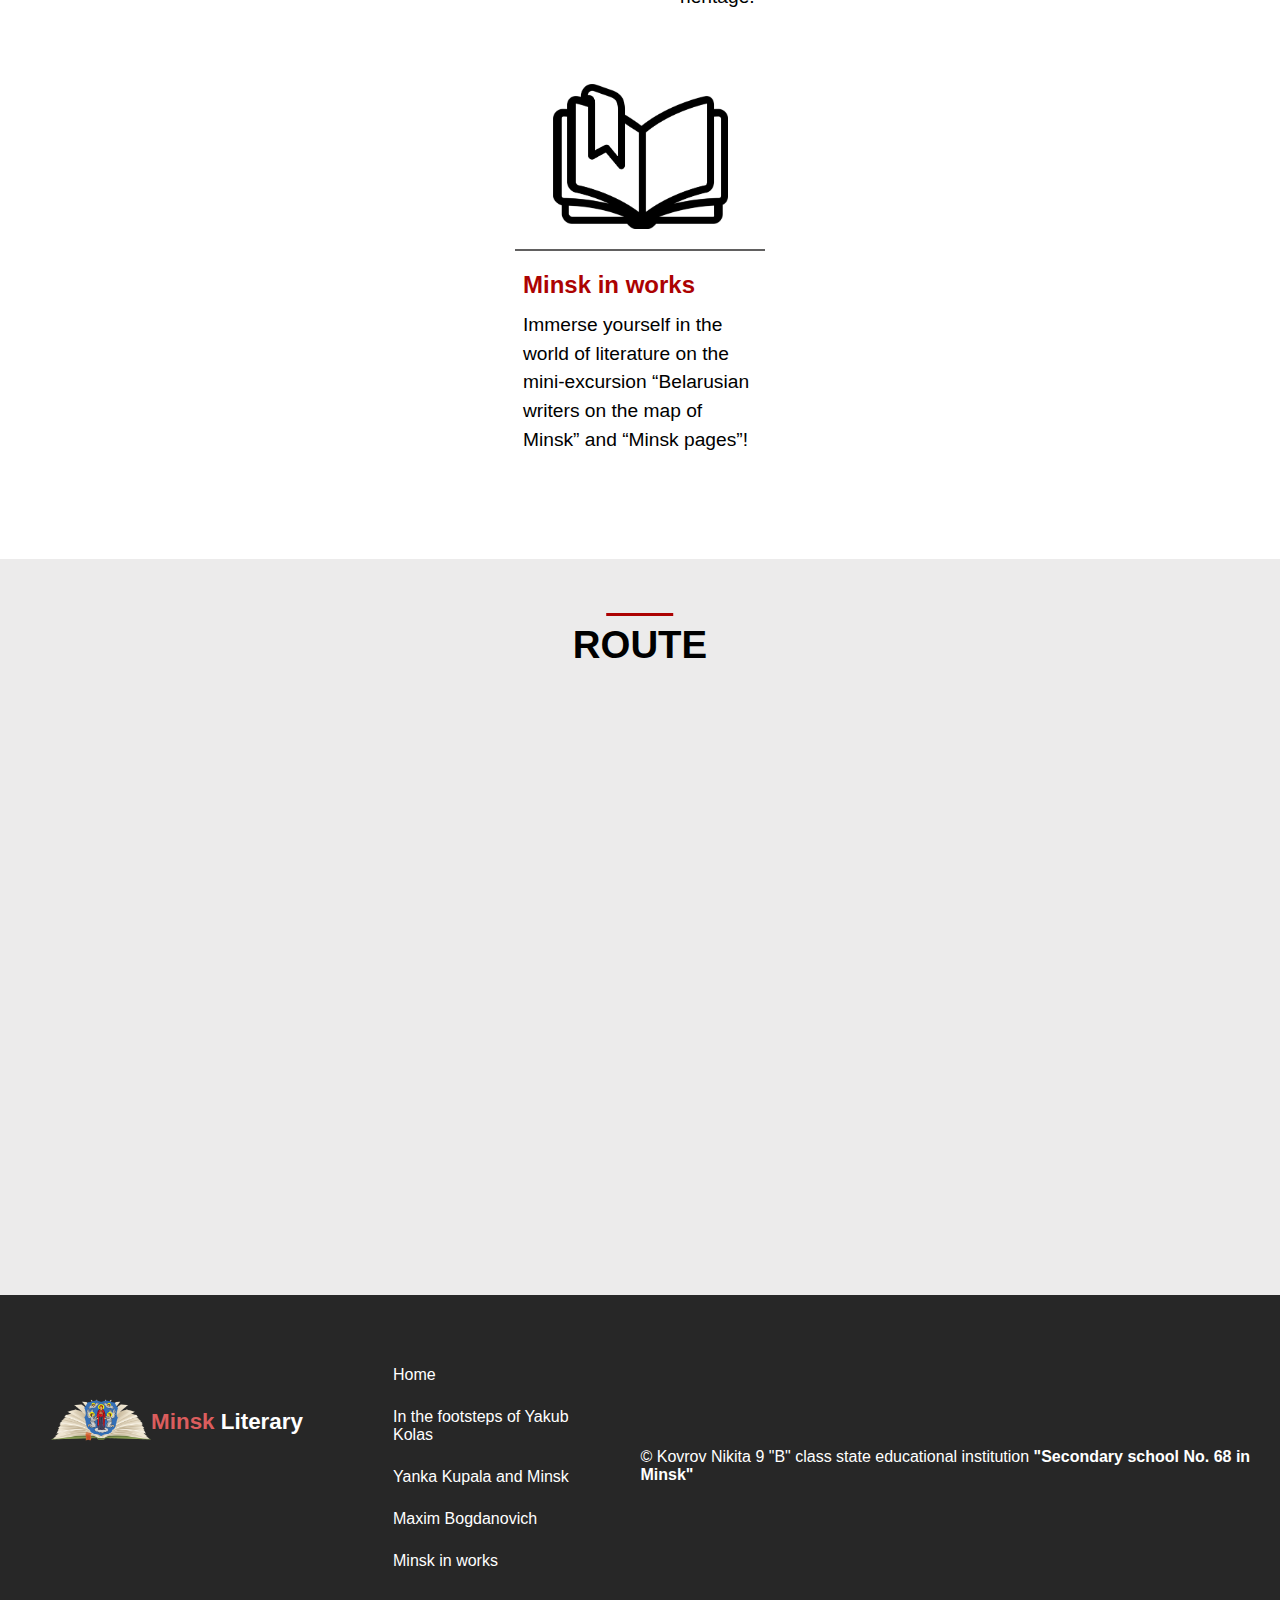
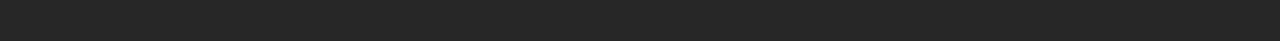
<file: services/kolas-en.html>
<!DOCTYPE html>
<html lang="en">

<head>
    <meta charset="UTF-8">
    <meta http-equiv="X-UA-Compatible" content="IE=edge">
    <meta name="viewport" content="width=device-width, initial-scale=1.0">
    <title>Minsk Literary - In the footsteps of Yakub Kolas</title>
    <link rel="shortcut icon" href="../img/герб.png">
    <link rel="stylesheet" href="https://cdnjs.cloudflare.com/ajax/libs/font-awesome/6.0.0/css/all.min.css">
    <link rel="stylesheet" href="../style.css">
    <link rel="stylesheet" href="../responsive.css">

    <link rel="stylesheet" href="./responsiveServices.css">

    <link rel="preconnect" href="https://fonts.googleapis.com">
    <link rel="preconnect" href="https://fonts.gstatic.com" crossorigin>
    <link href="https://fonts.googleapis.com/css2?family=Inter:wght@100;200;300;400;500;600;700;800;900&display=swap" rel="stylesheet">
</head>

<body>

    <div class="preloader-container">
        <div class="preloader-logo-container">
            <div class="preloader-img">
                <img src="../img/logo2.png" alt="" srcset="">
            </div>
            <div class="preloader-text">
                <a href="#" class="logo-text"> <span class="logo-color">Minsk</span> Literary</a>
            </div>
        </div>
        <div class="loading-text">
            <img src="../img/150x150.gif" alt="loading-text" srcset="">
        </div>
    </div>
    <section id="kolas">

        <header>
            <nav class="main-nav">

                <div class="logo-container">
                    <div class="burger-container">
                        <i class="burger-line"></i>
                        <i class="burger-line"></i>
                        <i class="burger-line"></i>
                    </div>
                    <a href="./index-en.html"><img class="logo-img" src="../img/герб.png" alt="logo-img"></a>
                    <a href="../index-en.html" class="logo-text"> <span class="logo-color">Minsk</span> Literary</a>

                </div>
                <div class="quick-burger">
                    <i class="quick-burger-dot"></i>
                    <i class="quick-burger-dot"></i>
                    <i class="quick-burger-dot"></i>
                </div>
                 <ul class="nav-link-container" style="text-align: center;">
                    <li><a href="./kolas-en.html" class="bold-href">In the footsteps of Yakub Kolas</a></li>
                    <li><a href="./kupala-en.html" >Yanka Kupala and Minsk</a></li>
                    <li><a href="./bogdanovich-en.html">Maxim Bogdanovich</a></li>
                    <li><a href="./inmap-en.html">Minsk in works</a></li>
                    <a href="kolas.html" class="language">RU</a>
                    <a href="kolas-by.html" class="languageBy">BY</a>
                </ul>
            </nav>
        </header>
        <div id="hero-section">
            <div class="first-hero-section">
                <div class="content-container">
                    <div class="down-btn-container">
                        <a href="#description" class="go-down-btn">Go to excursion</a>
                    </div>
                </div>
            </div>
        </div>

        <div class="info">
            <img src="../img/image 1.png" class="infoImgKolas">
            <div class="frame">
                <div class="underline"></div>
                <p class="infoTitle">YAKUB KOLAS</p>
                <img src="../img/Верхняя кавычка.png" class="up">
                <img src="../img/Нижняя кавычка.png" class="down">
                <p class="phraseKolas">Remember who you are and move on</p>
                <div class="upperline"></div>
                <p class="infoText">People's Poet of Belarus Yakub Kolas has written a remarkable page in the history of Belarusian literature with his work, his works illustrate an entire epoch in the cultural life of the country, a huge layer of national life.</p>
            </div>
        </div>

    </section>

    <section id="description">
            <h1 class="section-header main-h-desc-container">"In the footsteps of Yakub Kolas"</h1>
            <p class="main-h-desc"><span class="color">An excursion dedicated to the outstanding Belarusian poet Yakub Kolas and his legacy. <br> <b style="font-size: 25px;"> Participants of the excursion will be able to visit:</b></p>
            <div class="desc-main-container">
                <ul class="desc-container">
                    <li><i class="fa-solid fa-circle-plus"></i>State Literary and Memorial Museum of Yakub Kolas, which allows you to get acquainted with his work and Belarusian literature through his rooms, things and library.</li>
                    <li><i class="fa-solid fa-circle-plus"></i>Monument to Yakub Kolas, dedicated to his 90th birthday.</li>
                </ul>
                <ul class="desc-container" style="padding-left: 30px;">
                    <li><i class="fa-solid fa-circle-plus"></i>Pishchalovsky Castle, where the prison was located, where Andrei Lobanovich, a character in the autobiographical trilogy “On Rostanakh”, was imprisoned in 1908.</li>
                </ul>
            </div>

    </section>

    <section id="services-section">
        <h1 class="section-header">ROUTE</h1>
    </section>
    <section id="services-section">
        <div class="services-service-container">
            <div class="all-services-container">
                
                <div class="services-service-container">
                    
                    <div class="services-service-card SchedualServices">
                        <div class="left-service-img">
                            <img src="../img/museum-kolas.jpg" alt="" style="border-radius: 15px;">
                        </div>
                        <div class="center-service-content">
                            <div class="center-service-header">
                                <h3>Yakub Kolas Museum</h3>
                            </div>
                            <div class="service-content-dis">
                                <div class="service-content-all-services">
                                    <ul>
                                        <li>Akademicheskaya Street, 5</li>
                                        <li>Metro station Akademija Navuk</li>
                                        <li>Entrance fee: 10 BYN</li>
                                        <li>+375 17 270-19-40</li>
                                        <li>Monday-Saturday 10AM–18PM</li>

                                    </ul>
                                    <ul style="padding-left: 50px;">
                                        <li><a href="https://www.instagram.com/muzeykolasa/" target="_blank" style="font-style: italic; color: #5bbeff; font-weight: lighter; cursor: pointer;">inst: muzeykolasa</a></li>
                                        <li><a href="mailto:info@kolasmuseum.by" target="_blank" style="font-style: italic; color: #5bbeff; font-weight: lighter; cursor: pointer;">info@kolasmuseum.by</a></li>
                                        <li><a href="https://kolasmuseum.by/be" target="_blank" style="font-style: italic; color: #5bbeff; font-weight: lighter; cursor: pointer;">kolasmuseum.by</a></li>
                                        <li><a href="https://www.facebook.com/yakubkolasby/" target="_blank" style="font-style: italic; color: #5bbeff; font-weight: lighter; cursor: pointer;">facebook: yakubkolasby</a></li>
                                        <li><a href="https://www.youtube.com/channel/UCQVGWuGRJ2_Tpalgolw9y9A" target="_blank" style="font-style: italic; color: #5bbeff; font-weight: lighter; cursor: pointer;">youtube: Yakub Kolas Museum</a></li>
                                    </ul>
                                </div>
                            </div>
                        </div>
                    </div>
                    <div class="services-service-card SchedualServices">
                        <div class="left-service-img">
                            <img src="../img/monument.jpg" alt="" style="border-radius: 15px;">
                        </div>
                        <div class="center-service-content">
                            <div class="center-service-header">
                                <h3>Monument to Yakub Kolas</h3>
                            </div>
                            <div class="service-content-dis">

                                <div class="service-content-all-services">
                                    <ul>
                                        <li>Krasnaya Street</li>
                                        <li>Metro station Plošča Jakuba Kolasa</li>
                                        <li>Was installed on the anniversary of his <br> 90th birthday</li>
                                        <li>The composition of the monument consists <br> of three sculptural groups.</li>
                                        <li>Sculptor Zair Isaakovich Azgur</li>

                                    </ul>
                                    <ul style="padding-left: 30px;">
                                        <li>Architects:</li>
                                        <li><a href="https://ru.wikipedia.org/wiki/%D0%93%D1%80%D0%B0%D0%B4%D0%BE%D0%B2,_%D0%AE%D1%80%D0%B8%D0%B9_%D0%9C%D0%B8%D1%85%D0%B0%D0%B9%D0%BB%D0%BE%D0%B2%D0%B8%D1%87" target="_blank" style="font-style: italic; color: #5bbeff; font-weight: lighter; cursor: pointer;">Yuri Mikhailovich Gradov</a></li>
                                        <li><a href="https://ru.wikipedia.org/wiki/%D0%97%D0%B0%D0%B1%D0%BE%D1%80%D1%81%D0%BA%D0%B8%D0%B9,_%D0%93%D0%B5%D0%BE%D1%80%D0%B3%D0%B8%D0%B9_%D0%92%D0%BB%D0%B0%D0%B4%D0%B8%D0%BC%D0%B8%D1%80%D0%BE%D0%B2%D0%B8%D1%87" target="_blank" style="font-style: italic; color: #5bbeff; font-weight: lighter; cursor: pointer;">Georgy Vladimirovich Zaborsky</a></li>
                                        <li><a href="https://ru.wikipedia.org/wiki/%D0%9B%D0%B5%D0%B2%D0%B8%D0%BD,_%D0%9B%D0%B5%D0%BE%D0%BD%D0%B8%D0%B4_%D0%9C%D0%B5%D0%BD%D0%B4%D0%B5%D0%BB%D0%B5%D0%B2%D0%B8%D1%87" target="_blank" style="font-style: italic; color: #5bbeff; font-weight: lighter; cursor: pointer;">Leonid Mendelevich Levin</a></li>
                                        <li>Material: bronze and granite</li>
                                    </ul>
                                </div>
                            </div>

                        </div>
                    </div>
                    <div class="services-service-card SchedualServices">
                        <div class="left-service-img">
                            <img src="../img/castle.png" alt="" style="border-radius: 15px;">
                        </div>
                        <div class="center-service-content">
                            <div class="center-service-header">
                                <h3>Pishchalovsky Castle</h3>
                            </div>
                            <div class="service-content-dis">

                                <div class="service-content-all-services">
                                    <ul>
                                        <li>Volodarskogo Street, 2, frame 6</li>
                                        <li>Metro Station Plošča Lienina</li>
                                        <li>Architect: Kazimir Khrschanovich</li>
                                        <li>Founder: Rudolf Pischallo</li>
                                        <li>Founded: 1825</li>

                                    </ul>
                                    <ul style="padding-left: 30px;">
                                        <li>Here was the prison</li>
                                        <li>where Andrei Lobanovich</li>
                                        <li>was imprisoned in 1908</li>
                                        <li>Character in the autobiographical trilogy</li>
                                        <li>"At the crossroads"</li>
                                    </ul>
                                </div>
                            </div>
                        </div>
                    </div>
                </div>
    </section>

    
    <section id="description">
        <h1 class="section-header main-h-desc-container">Bottom line</h1>
        <p class="main-h-desc"><span class="color">Visiting all these places will allow excursion participants to:</p>
        <div class="desc-main-container">
            <ul class="desc-container">
                <li><i class="fa-solid fa-circle-plus"></i>Feel the impact</li>
                <li><i class="fa-solid fa-circle-plus"></i>Feel the legacy of Yakub Kolas</li>
                <li><i class="fa-solid fa-circle-plus"></i>On Belarusian literature and public life</li>
            </ul>
            <ul class="desc-container">
                <li><i class="fa-solid fa-circle-plus"></i>Get acquainted with historical and cultural</li>
                <li><i class="fa-solid fa-circle-plus"></i>Sights of Minsk</li>
            </ul>
        </div>

    </section>

    <div class="space" style="height: 100px;"></div>

    <div class="underlineYT"></div>

    <h1 class="youtubeTitle">Video review</h1>

    <div class="youtubeCont">
        <iframe width="560" height="315" src="https://www.youtube.com/embed/0ns4Kr7Z4xg?si=2MNnveIfuubonROr" title="YouTube video player" frameborder="0" allow="accelerometer; autoplay; clipboard-write; encrypted-media; gyroscope; picture-in-picture; web-share" allowfullscreen class="youtube"></iframe>
    </div>
    
    <section id="form">
        <h1 class="formTitle">Offer your own version of excursions</h1>
        <form action="#form" method="post" class="formForm">
            <input type="text" id="name" name="name" required placeholder="Name" class="formInput"><br><br>
    
            <input type="text" id="surname" name="surname" required placeholder="Surname" class="formInput"><br><br>
    
            <input type="email" id="email" name="email" required placeholder="E-mail" class="formInput"><br><br>

            <textarea id="message" name="message" rows="6" cols="30" required placeholder="Message" class="formTextarea"></textarea><br><br>
    
            <input type="submit" value="Send" class="sendButton">
        </form>
    </section>
    
    <section id="our-excursion-section">
        <h1 class="section-header">Our other excursions</h1>
        <div class="our-excursion-main-container">
            <div class="our-excursion-container">

                <a href="./kupala-en.html" style="color: #000;">
                <div class="our-excursion-card">
				
                    <div class="our-excursion-card-img-container">
                        <img src="../img/servicesImg/watch.png" alt="howitworks1">
                    </div>
                    
					<div class="our-excursion-card-dis">
                        <h3>
                            <div class="num"></div>Yanka Kupala and Minsk</h3>
                        <p>Experience the spirit of Belarus on a tour of Yanka Kupala and Minsk!</p>
                    </div>
					
                </div></a>
                <a href="./bogdanovich-en.html" style="color: #000;">
				<div class="our-excursion-card">
                    <div class="our-excursion-card-img-container">
                        <img src="../img/pero.png" alt="howitworks1">
                    </div>
                    
					<div class="our-excursion-card-dis">
                        <h3>
                            <div class="num"></div><h3>Maxim Bogdanovich</h3>
                        <p>Discover Minsk with Maxim Bogdanovich and immerse yourself in his literary heritage.</p>
                    </div>
					                </div>
					</a><a href="./inmap-en.html" style="color: #000;">
                <div class="our-excursion-card">
                    <div class="our-excursion-card-img-container">
                        <img src="../img/book-ico.png" alt="howitworks1">
                    </div>
                    
					<div class="our-excursion-card-dis">
                        <h3>Minsk in works</h3>
                       <p>Immerse yourself in the world of literature on the mini-excursion “Belarusian writers on the map of Minsk” and “Minsk pages”!</p>
                    </div>
					
                </div></a>
            </div>
        </div>
    </section>
<section id="map-section">
        <h1 class="section-header main-h-desc-container">ROUTE</h1>
        <div class="map-inner-container">
            <div class="form-map-container">
                <iframe src="https://yandex.ru/map-widget/v1/?um=constructor%3Ac58256b6086f59b634516adeef75028784a2c14be3abf75b470cb29d43a38809&amp;source=constructor" width="1280" height="720" frameborder="0"></iframe>
            </div>
        </div>
    </section>
    <footer>
        <div class="left-footer-container">
            <div class="footer-logo-container">
                <a href="../index-en.html"><img class="logo-img" src="../img/logo2.png" alt=""></a>
                <a href="../index-en.html" class="logo-text"> <span class="logo-color">Minsk</span> Literary</a>
            </div>
            <ul class="footer-links-container">
                <li><a href="../index-en.html">Home</a></li>
                    <li><a href="./kolas-en.html">In the footsteps of Yakub Kolas</a></li>
                    <li><a href="./kupala-en.html">Yanka Kupala and Minsk</a></li>
                    <li><a href="./bogdanovich-en.html">Maxim Bogdanovich</a></li>
                    <li><a href="./inmap-en.html">Minsk in works</a></li>
            </ul>
        </div>
        <div class="footer-disc-container">
            <p class="copyright">&copy; Kovrov Nikita 9 "B" class state educational institution <a href="http://sch68.minsk.edu.by/">"Secondary school No. 68 in Minsk"</a></p>
        </div>
		<div class="btn-up btn-up_hide"></div>
    </footer>

</body>
<script src="https://cdnjs.cloudflare.com/ajax/libs/gsap/3.9.1/gsap.min.js"></script>
<script src="https://cdnjs.cloudflare.com/ajax/libs/jquery/3.6.0/jquery.min.js"></script>
<script src="https://smtpjs.com/v3/smtp.js"></script>
<script src="./service.js"></script>

</html>
</file>
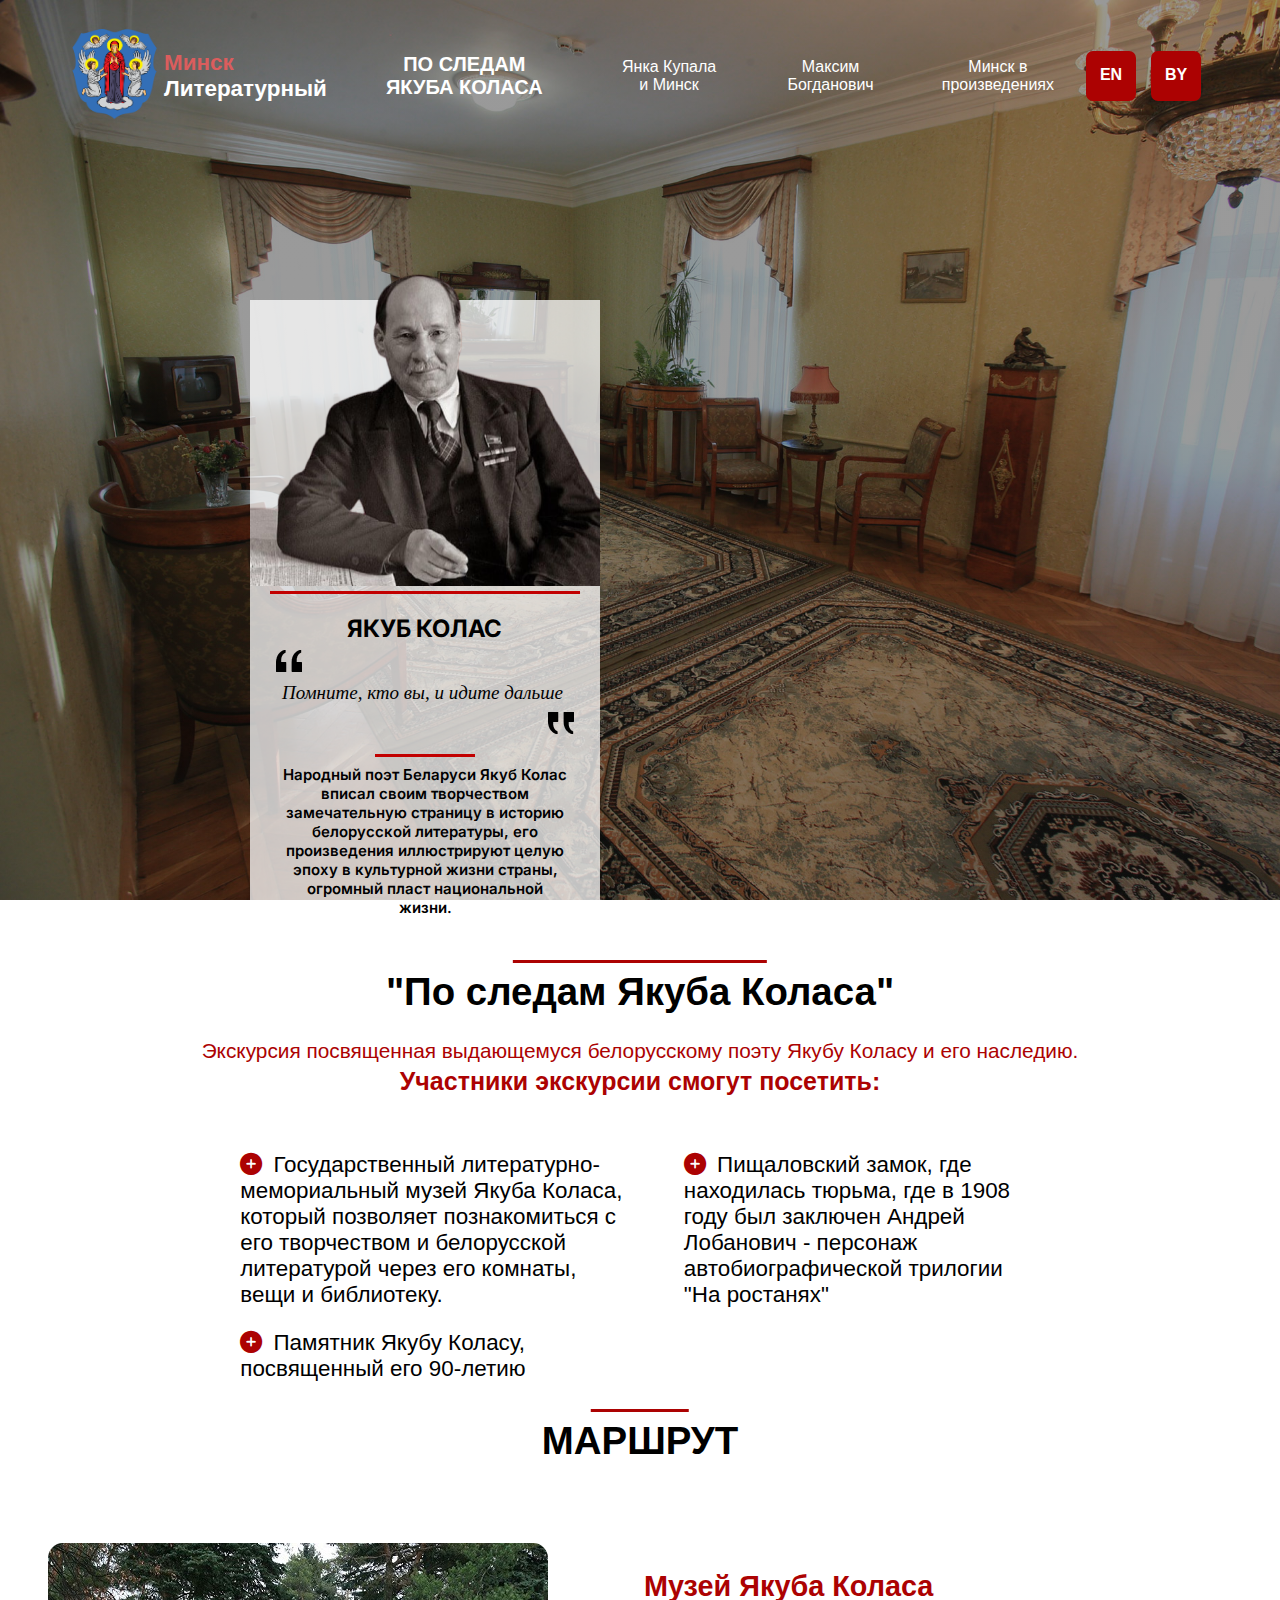
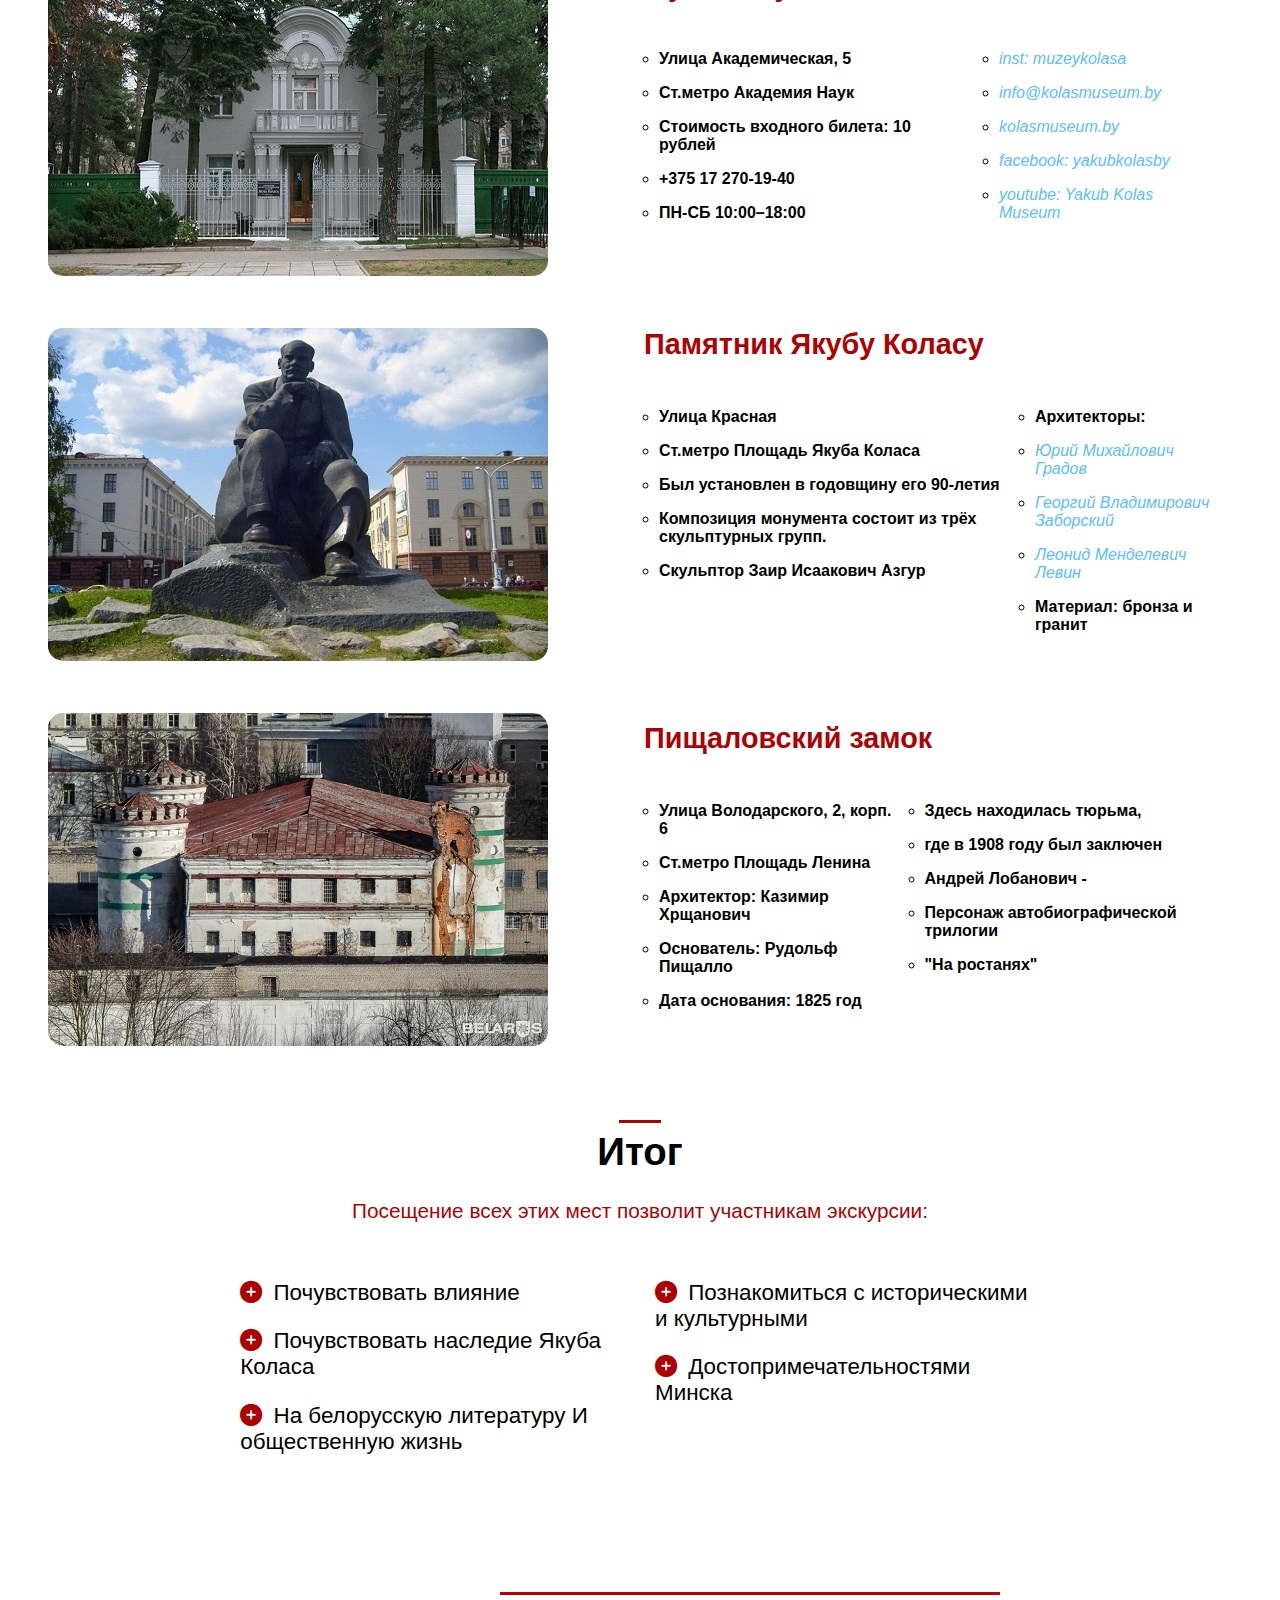
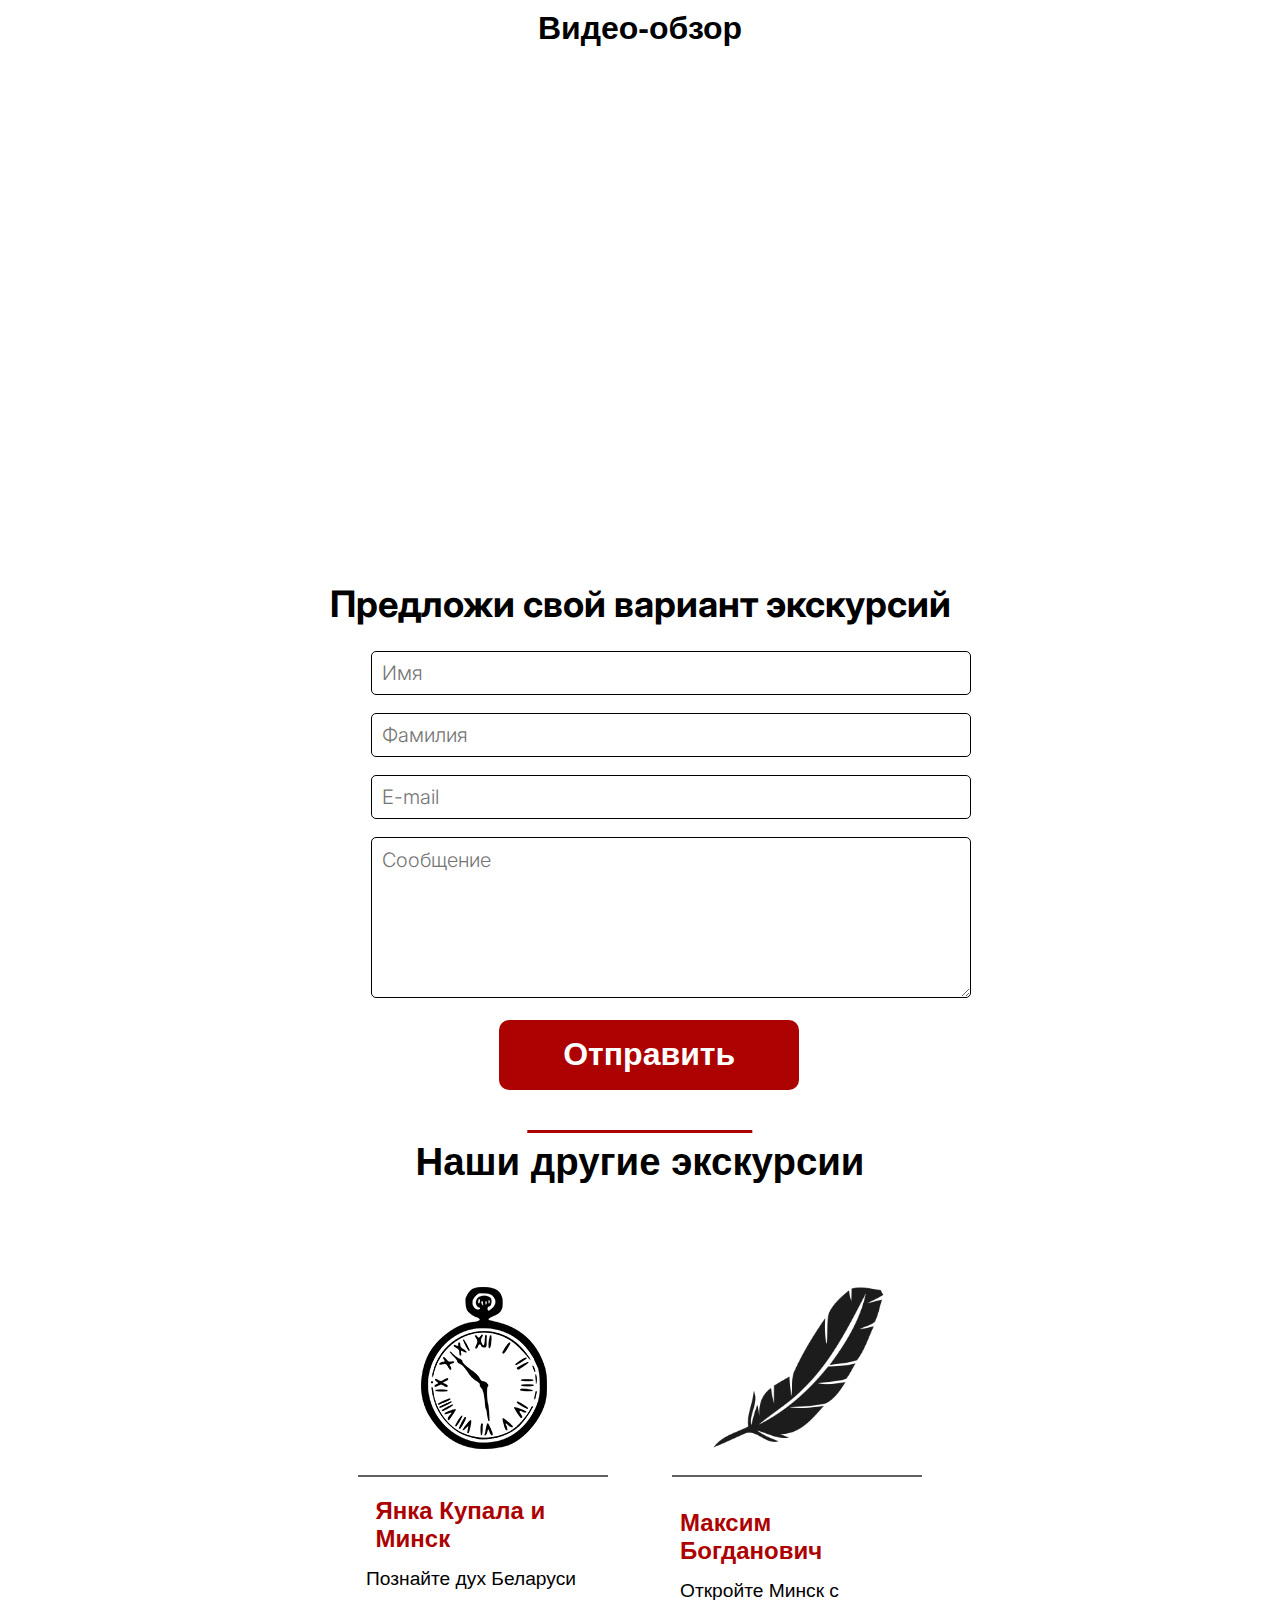
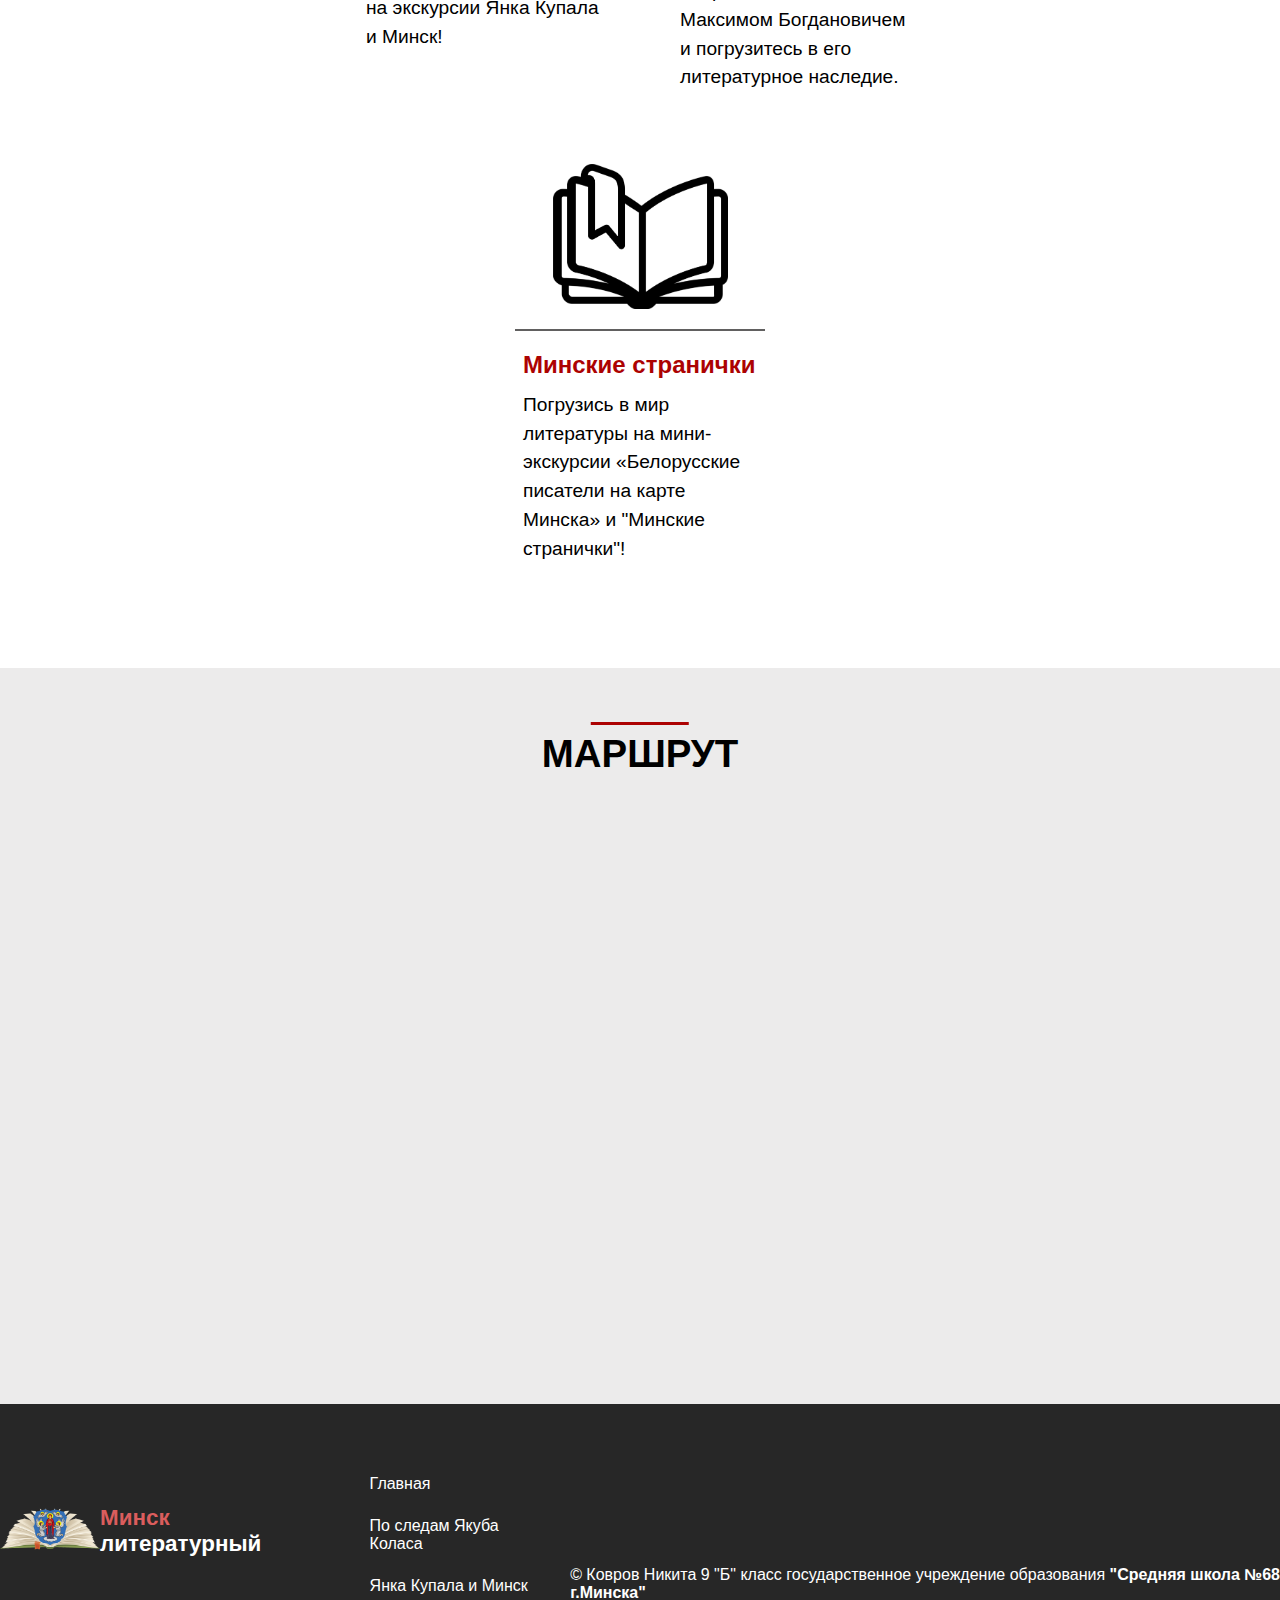
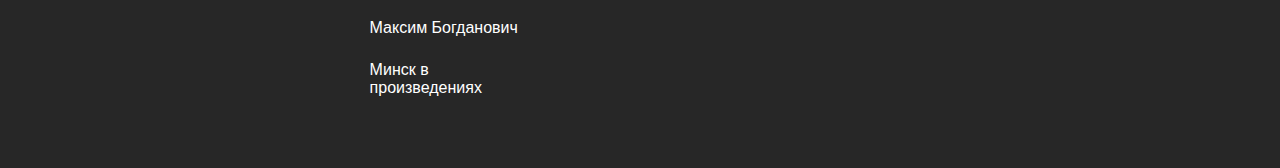
<file: services/kolas.html>
<!DOCTYPE html>
<html lang="ru">

<head>
    <meta charset="UTF-8">
    <meta http-equiv="X-UA-Compatible" content="IE=edge">
    <meta name="viewport" content="width=device-width, initial-scale=1.0">
    <title>Минск Литературный - По следам Якуба Коласа</title>
    <link rel="shortcut icon" href="../img/герб.png">
    <link rel="stylesheet" href="https://cdnjs.cloudflare.com/ajax/libs/font-awesome/6.0.0/css/all.min.css">
    <link rel="stylesheet" href="../style.css" id="themeKolas">
    <link rel="stylesheet" href="../responsive.css">

    <link rel="stylesheet" href="./responsiveServices.css">

    <link rel="preconnect" href="https://fonts.googleapis.com">
    <link rel="preconnect" href="https://fonts.gstatic.com" crossorigin>
    <link href="https://fonts.googleapis.com/css2?family=Inter:wght@100;200;300;400;500;600;700;800;900&display=swap" rel="stylesheet">
</head>

<body>

    <div class="preloader-container">
        <div class="preloader-logo-container">
            <div class="preloader-img">
                <img src="../img/logo2.png" alt="" srcset="">
            </div>
            <div class="preloader-text">
                <a href="#" class="logo-text"> <span class="logo-color">Минск</span> Литературный</a>
            </div>
        </div>
        <div class="loading-text">
            <img src="../img/150x150.gif" alt="loading-text" srcset="">
        </div>
    </div>
    <section id="kolas">

        <header>
            <nav class="main-nav">

                <div class="logo-container">
                    <div class="burger-container">
                        <i class="burger-line"></i>
                        <i class="burger-line"></i>
                        <i class="burger-line"></i>
                    </div>
                    <a href="../index.html"><img class="logo-img" src="../img/герб.png" alt="logo-img"></a>
                    <a href="../index.html" class="logo-text"> <span class="logo-color">Минск</span> Литературный</a>

                </div>
                <div class="quick-burger">
                    <i class="quick-burger-dot"></i>
                    <i class="quick-burger-dot"></i>
                    <i class="quick-burger-dot"></i>
                </div>
                <ul class="nav-link-container" style="text-align: center;">
                    <li><a href="./kolas.html" class="bold-href">По следам Якуба Коласа</a></li>
                    <li><a href="./kupala.html">Янка Купала и Минск</a></li>
                    <li><a href="./bogdanovich.html">Максим Богданович</a></li>
                    <li><a href="./inmap.html">Минск в произведениях</a></li>
                    <a href="kolas-en.html" class="language">EN</a>
                    <a href="kolas-by.html" class="languageBy">BY</a>
                </ul>
            </nav>
        </header>
        <div id="hero-section">
            <div class="first-hero-section">
                <div class="content-container">
                    <div class="down-btn-container">
                        <a href="#description" class="go-down-btn">Перейти к экскурсии</a>
                    </div>
                </div>
            </div>
        </div>

        <div class="info">
            <img src="../img/image 1.png" class="infoImgKolas">
            <div class="frame">
                <div class="underline"></div>
                <p class="infoTitle">Якуб Колас</p>
                <img src="../img/Верхняя кавычка.png" class="up">
                <img src="../img/Нижняя кавычка.png" class="down">
                <p class="phraseKolas">Помните, кто вы, и идите дальше</p>
                <div class="upperline"></div>
                <p class="infoText">Народный поэт Беларуси Якуб Колас вписал своим творчеством замечательную страницу в историю белорусской литературы, его произведения иллюстрируют целую эпоху в культурной жизни страны, огромный пласт национальной жизни.</p>
            </div>
        </div>

    </section>

    <section id="description">
            <h1 class="section-header main-h-desc-container">"По следам Якуба Коласа"</h1>
            <p class="main-h-desc"><span class="color">Экскурсия посвященная выдающемуся белорусскому поэту Якубу Коласу и его наследию. <br> <b style="font-size: 25px;"> Участники экскурсии смогут посетить:</b></p>
            <div class="desc-main-container">
                <ul class="desc-container">
                    <li><i class="fa-solid fa-circle-plus"></i>Государственный литературно-мемориальный музей Якуба Коласа, который позволяет познакомиться с его творчеством и белорусской литературой через его комнаты, вещи и библиотеку.</li>
                    <li><i class="fa-solid fa-circle-plus"></i>Памятник Якубу Коласу, посвященный его 90-летию</li>
                </ul>
                <ul class="desc-container" style="padding-left: 30px;">
                    <li><i class="fa-solid fa-circle-plus"></i>Пищаловский замок, где находилась тюрьма, где в 1908 году был заключен Андрей Лобанович - персонаж автобиографической трилогии "На ростанях"</li>
                </ul>
            </div>



    </section>

    <section id="services-section">
        <h1 class="section-header">МАРШРУТ</h1>
    </section>
    <section id="services-section">
        <div class="services-service-container">
            <div class="all-services-container">
                
                <div class="services-service-container">
                    
                    <div class="services-service-card SchedualServices">
                        <div class="left-service-img">
                            <img src="../img/museum-kolas.jpg" alt="" style="border-radius: 15px;">
                        </div>
                        <div class="center-service-content">
                            <div class="center-service-header">
                                <h3>Музей Якуба Коласа</h3>
                            </div>
                            <div class="service-content-dis">
                                <div class="service-content-all-services">
                                    <ul>
                                        <li>Улица Академическая, 5</li>
                                        <li>Ст.метро Академия Наук</li>
                                        <li>Стоимость входного билета: 10 рублей</li>
                                        <li>+375 17 270-19-40</li>
                                        <li>ПН-СБ 10:00–18:00</li>

                                    </ul>
                                    <ul>
                                        <li><a href="https://www.instagram.com/muzeykolasa/" target="_blank" style="font-style: italic; color: #5bbeff; font-weight: lighter; cursor: pointer;">inst: muzeykolasa</a></li>
                                        <li><a href="mailto:info@kolasmuseum.by" target="_blank" style="font-style: italic; color: #5bbeff; font-weight: lighter; cursor: pointer;">info@kolasmuseum.by</a></li>
                                        <li><a href="https://kolasmuseum.by/be" target="_blank" style="font-style: italic; color: #5bbeff; font-weight: lighter; cursor: pointer;">kolasmuseum.by</a></li>
                                        <li><a href="https://www.facebook.com/yakubkolasby/" target="_blank" style="font-style: italic; color: #5bbeff; font-weight: lighter; cursor: pointer;">facebook: yakubkolasby</a></li>
                                        <li><a href="https://www.youtube.com/channel/UCQVGWuGRJ2_Tpalgolw9y9A" target="_blank" style="font-style: italic; color: #5bbeff; font-weight: lighter; cursor: pointer;">youtube: Yakub Kolas Museum</a></li>
                                    </ul>
                                </div>
                            </div>
                        </div>
                    </div>
                    <div class="services-service-card SchedualServices">
                        <div class="left-service-img">
                            <img src="../img/monument.jpg" alt="" style="border-radius: 15px;">
                        </div>
                        <div class="center-service-content">
                            <div class="center-service-header">
                                <h3>Памятник Якубу Коласу</h3>
                            </div>
                            <div class="service-content-dis">

                                <div class="service-content-all-services">
                                    <ul>
                                        <li>Улица Красная</li>
                                        <li>Ст.метро Площадь Якуба Коласа</li>
                                        <li>Был установлен в годовщину его 90-летия</li>
                                        <li>Композиция монумента состоит из трёх скульптурных групп.</li>
                                        <li>Скульптор Заир Исаакович Азгур</li>

                                    </ul>
                                    <ul>
                                        <li>Архитекторы:</li>
                                        <li><a href="https://ru.wikipedia.org/wiki/%D0%93%D1%80%D0%B0%D0%B4%D0%BE%D0%B2,_%D0%AE%D1%80%D0%B8%D0%B9_%D0%9C%D0%B8%D1%85%D0%B0%D0%B9%D0%BB%D0%BE%D0%B2%D0%B8%D1%87" target="_blank" style="font-style: italic; color: #5bbeff; font-weight: lighter; cursor: pointer;">Юрий Михайлович Градов</a></li>
                                        <li><a href="https://ru.wikipedia.org/wiki/%D0%97%D0%B0%D0%B1%D0%BE%D1%80%D1%81%D0%BA%D0%B8%D0%B9,_%D0%93%D0%B5%D0%BE%D1%80%D0%B3%D0%B8%D0%B9_%D0%92%D0%BB%D0%B0%D0%B4%D0%B8%D0%BC%D0%B8%D1%80%D0%BE%D0%B2%D0%B8%D1%87" target="_blank" style="font-style: italic; color: #5bbeff; font-weight: lighter; cursor: pointer;">Георгий Владимирович Заборский</a></li>
                                        <li><a href="https://ru.wikipedia.org/wiki/%D0%9B%D0%B5%D0%B2%D0%B8%D0%BD,_%D0%9B%D0%B5%D0%BE%D0%BD%D0%B8%D0%B4_%D0%9C%D0%B5%D0%BD%D0%B4%D0%B5%D0%BB%D0%B5%D0%B2%D0%B8%D1%87" target="_blank" style="font-style: italic; color: #5bbeff; font-weight: lighter; cursor: pointer;">Леонид Менделевич Левин</a></li>
                                        <li>Материал: бронза и гранит</li>
                                    </ul>
                                </div>
                            </div>

                        </div>
                    </div>
                    <div class="services-service-card SchedualServices">
                        <div class="left-service-img">
                            <img src="../img/castle.png" alt="" style="border-radius: 15px;">
                        </div>
                        <div class="center-service-content">
                            <div class="center-service-header">
                                <h3>Пищаловский замок</h3>
                            </div>
                            <div class="service-content-dis">

                                <div class="service-content-all-services">
                                    <ul>
                                        <li>Улица Володарского, 2, корп. 6</li>
                                        <li>Ст.метро Площадь Ленина</li>
                                        <li>Архитектор: Казимир Хрщанович</li>
                                        <li>Основатель: Рудольф Пищалло</li>
                                        <li>Дата основания: 1825 год</li>

                                    </ul>
                                    <ul>
                                        <li>Здесь находилась тюрьма,</li>
                                        <li>где в 1908 году был заключен</li>
                                        <li>Андрей Лобанович - </li>
                                        <li>Персонаж автобиографической трилогии</li>
                                        <li>"На ростанях"</li>
                                    </ul>
                                </div>
                            </div>
                        </div>
                    </div>
                </div>
    </section>

    
    <section id="description">
        <h1 class="section-header main-h-desc-container">Итог</h1>
        <p class="main-h-desc"><span class="color">Посещение всех этих мест позволит участникам экскурсии:</p>
        <div class="desc-main-container">
            <ul class="desc-container">
                <li><i class="fa-solid fa-circle-plus"></i>Почувствовать влияние</li>
                <li><i class="fa-solid fa-circle-plus"></i>Почувствовать наследие Якуба Коласа</li>
                <li><i class="fa-solid fa-circle-plus"></i>На белорусскую литературу И общественную жизнь</li>
            </ul>
            <ul class="desc-container">
                <li><i class="fa-solid fa-circle-plus"></i>Познакомиться с историческими и культурными</li>
                <li><i class="fa-solid fa-circle-plus"></i>Достопримечательностями Минска</li>
            </ul>
        </div>

    </section>

    <div class="space" style="height: 100px;"></div>

    <div class="underlineYT"></div>

    <h1 class="youtubeTitle">Видео-обзор</h1>

    <div class="youtubeCont">
        <iframe width="560" height="315" src="https://www.youtube.com/embed/0ns4Kr7Z4xg?si=2MNnveIfuubonROr" title="YouTube video player" frameborder="0" allow="accelerometer; autoplay; clipboard-write; encrypted-media; gyroscope; picture-in-picture; web-share" allowfullscreen class="youtube"></iframe>
    </div>
    
    <section id="form">
        <h1 class="formTitle">Предложи свой вариант экскурсий</h1>
        <form action="#form" method="post" class="formForm">
            <input type="text" id="name" name="name" required placeholder="Имя" class="formInput"><br><br>
    
            <input type="text" id="surname" name="surname" required placeholder="Фамилия" class="formInput"><br><br>
    
            <input type="email" id="email" name="email" required placeholder="E-mail" class="formInput"><br><br>

            <textarea id="message" name="message" rows="6" cols="30" required placeholder="Сообщение" class="formTextarea"></textarea><br><br>
    
            <input type="submit" value="Отправить" class="sendButton">
        </form>
    </section>

    <section id="our-excursion-section">
        <h1 class="section-header">Наши другие экскурсии</h1>
        <div class="our-excursion-main-container">
            <div class="our-excursion-container">

                <a href="./kupala.html" style="color: #000;">
                <div class="our-excursion-card">
				
                    <div class="our-excursion-card-img-container">
                        <img src="../img/servicesImg/watch.png" alt="howitworks1">
                    </div>
                    
					<div class="our-excursion-card-dis">
                        <h3>
                            <div class="num"></div>Янка Купала и Минск</h3>
                        <p>Познайте дух Беларуси на экскурсии Янка Купала и Минск!</p>
                    </div>
					
                </div></a>
                <a href="./bogdanovich.html" style="color: #000;">
				<div class="our-excursion-card">
                    <div class="our-excursion-card-img-container">
                        <img src="../img/pero.png" alt="howitworks1">
                    </div>
                    
					<div class="our-excursion-card-dis">
                        <h3>
                            <div class="num"></div><h3>Максим Богданович</h3>
                        <p>Откройте Минск с Максимом Богдановичем и погрузитесь в его литературное наследие.</p>
                    </div>
					                </div>
					</a><a href="./inmap.html" style="color: #000;">
                <div class="our-excursion-card">
                    <div class="our-excursion-card-img-container">
                        <img src="../img/book-ico.png" alt="howitworks1">
                    </div>
                    
					<div class="our-excursion-card-dis">
                        <h3>Минские странички</h3>
                       <p>Погрузись в мир литературы на мини-экскурсии «Белорусские писатели на карте Минска» и "Минские странички"!</p>
                    </div>
					
                </div></a>
            </div>
        </div>
    </section>
<section id="map-section">
        <h1 class="section-header main-h-desc-container">МАРШРУТ</h1>
        <div class="map-inner-container">
            <div class="form-map-container">
              <iframe src="https://yandex.ru/map-widget/v1/?um=constructor%3Ac58256b6086f59b634516adeef75028784a2c14be3abf75b470cb29d43a38809&amp;source=constructor" width="1280" height="720" frameborder="0"></iframe>
            </div>
        </div>
    </section>
    <footer>
        <div class="left-footer-container">
            <div class="footer-logo-container">
                <a href="../index.html"><img class="logo-img" src="../img/logo2.png" alt=""></a>
                <a href="../index.html" class="logo-text"> <span class="logo-color">Минск</span> литературный</a>
            </div>
            <ul class="footer-links-container">
                <li><a href="../index.html">Главная</a></li>
                    <li><a href="./kolas.html">По следам Якуба Коласа</a></li>
                    <li><a href="./kupala.html">Янка Купала и Минск</a></li>
                    <li><a href="./bogdanovich.html">Максим Богданович</a></li>
                    <li><a href="./inmap.html">Минск в произведениях</a></li>
            </ul>
        </div>
        <div class="footer-disc-container">
            <p class="copyright">&copy; Ковров Никита 9 "Б" класс государственное учреждение образования <a href="http://sch68.minsk.edu.by/" class="school">"Средняя школа №68 г.Минска"</a></p>
        </div>
		<div class="btn-up btn-up_hide"></div>
    </footer>

</body>
<script src="https://cdnjs.cloudflare.com/ajax/libs/gsap/3.9.1/gsap.min.js"></script>
<script src="https://cdnjs.cloudflare.com/ajax/libs/jquery/3.6.0/jquery.min.js"></script>
<script src="https://smtpjs.com/v3/smtp.js"></script>
<script src="./service.js"></script>
<script src="../main.js"></script>

</html>
</file>
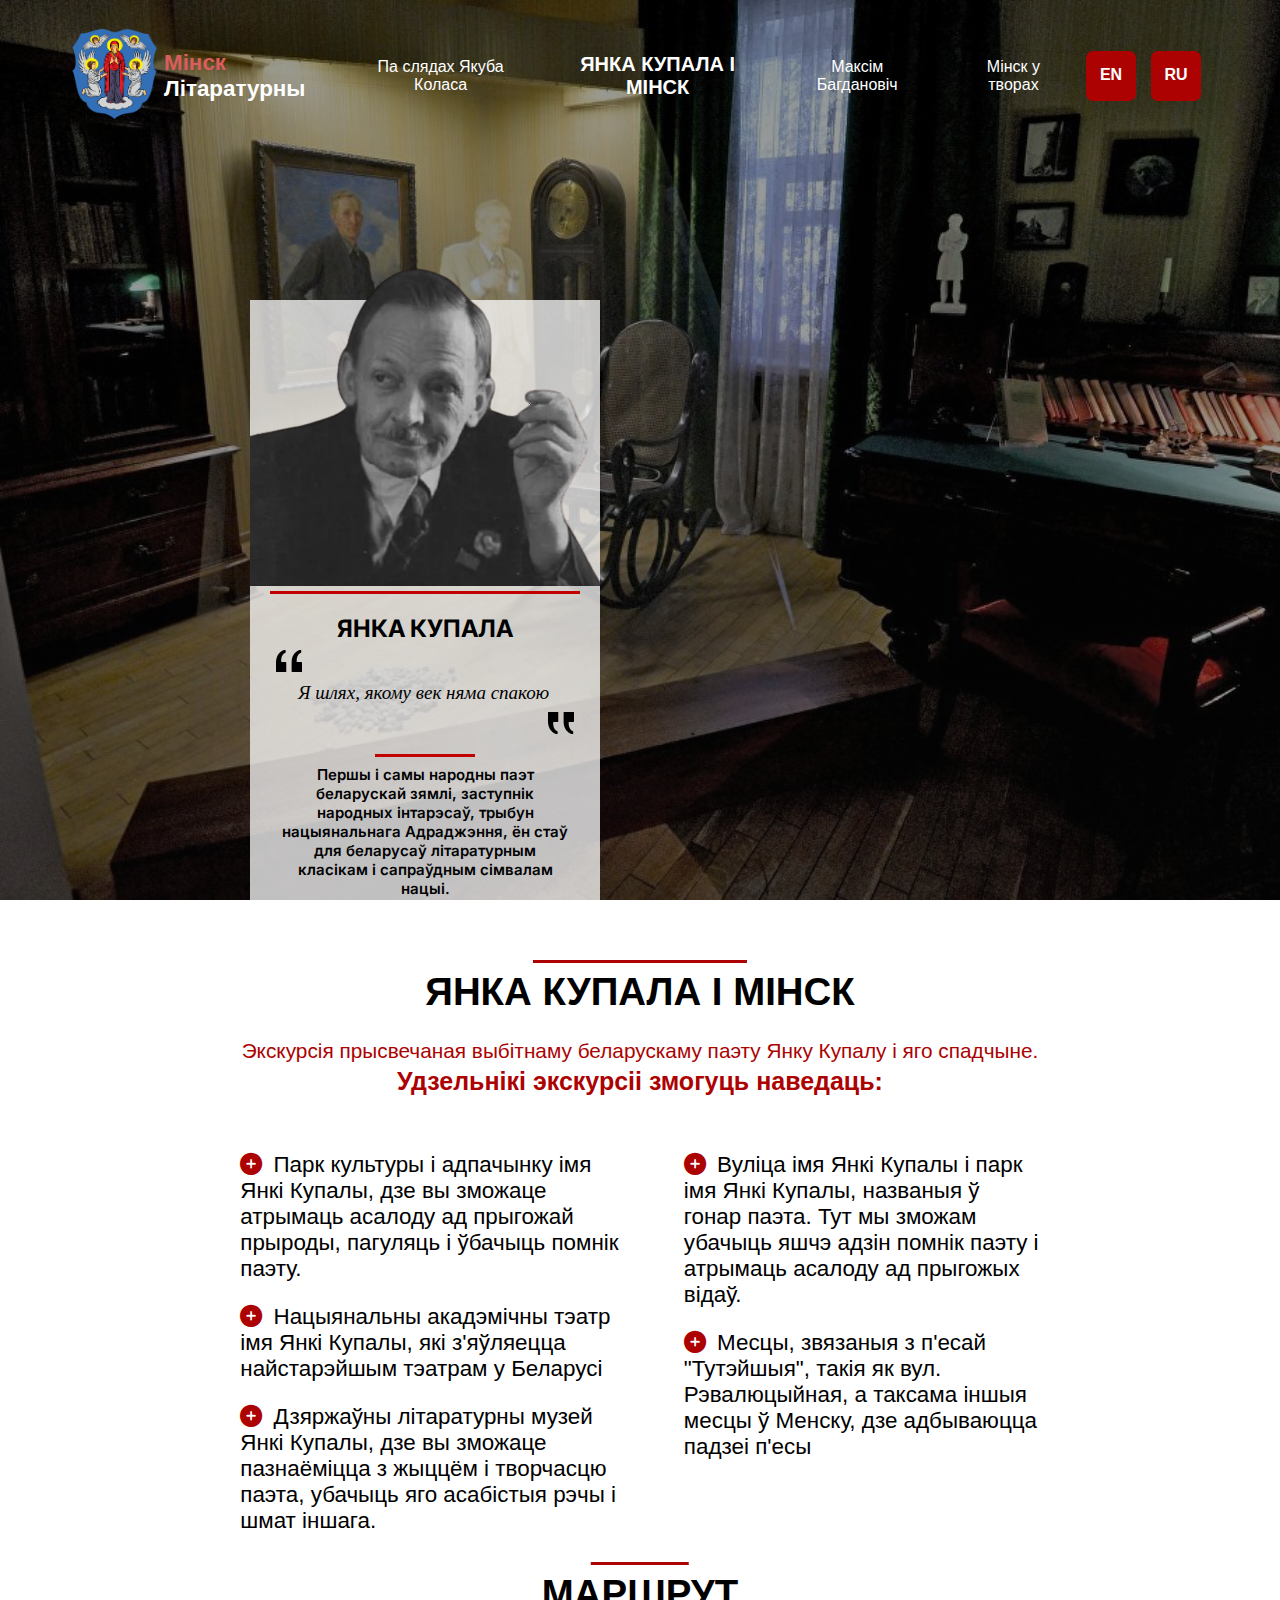
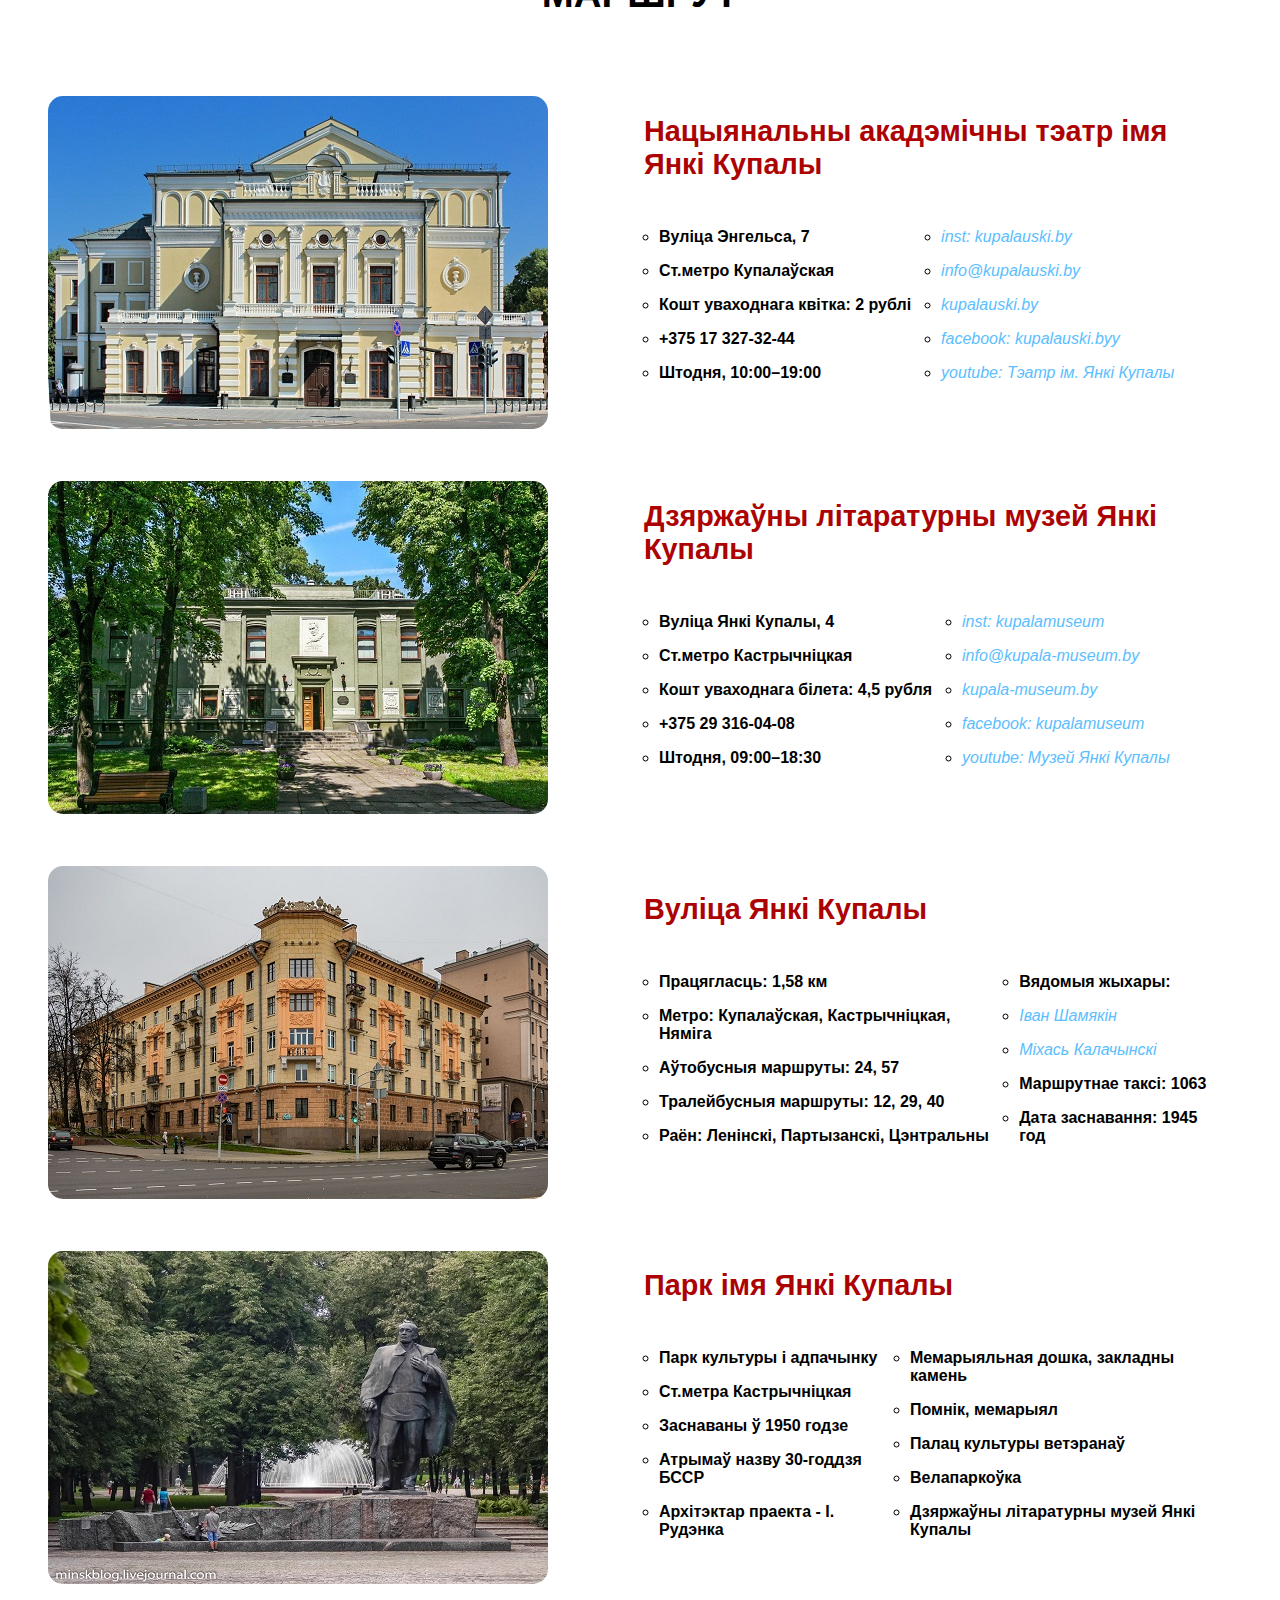
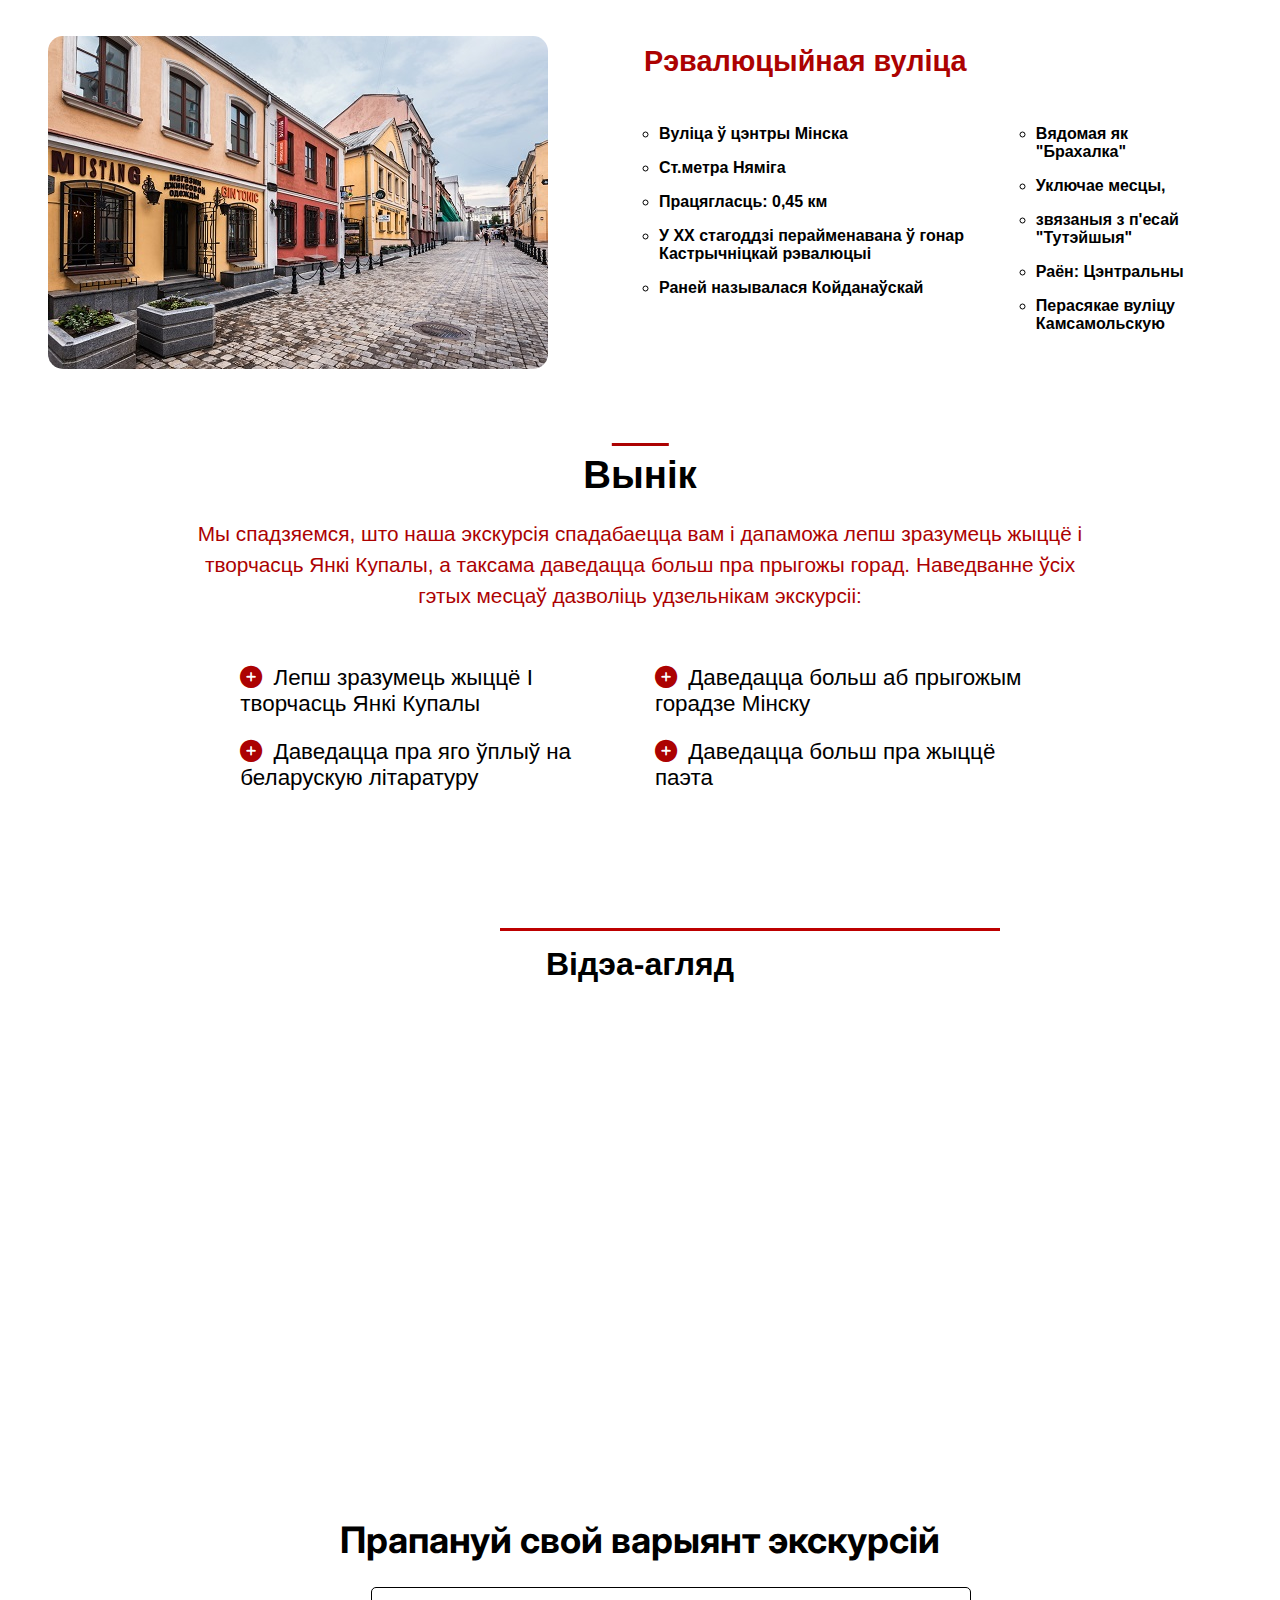
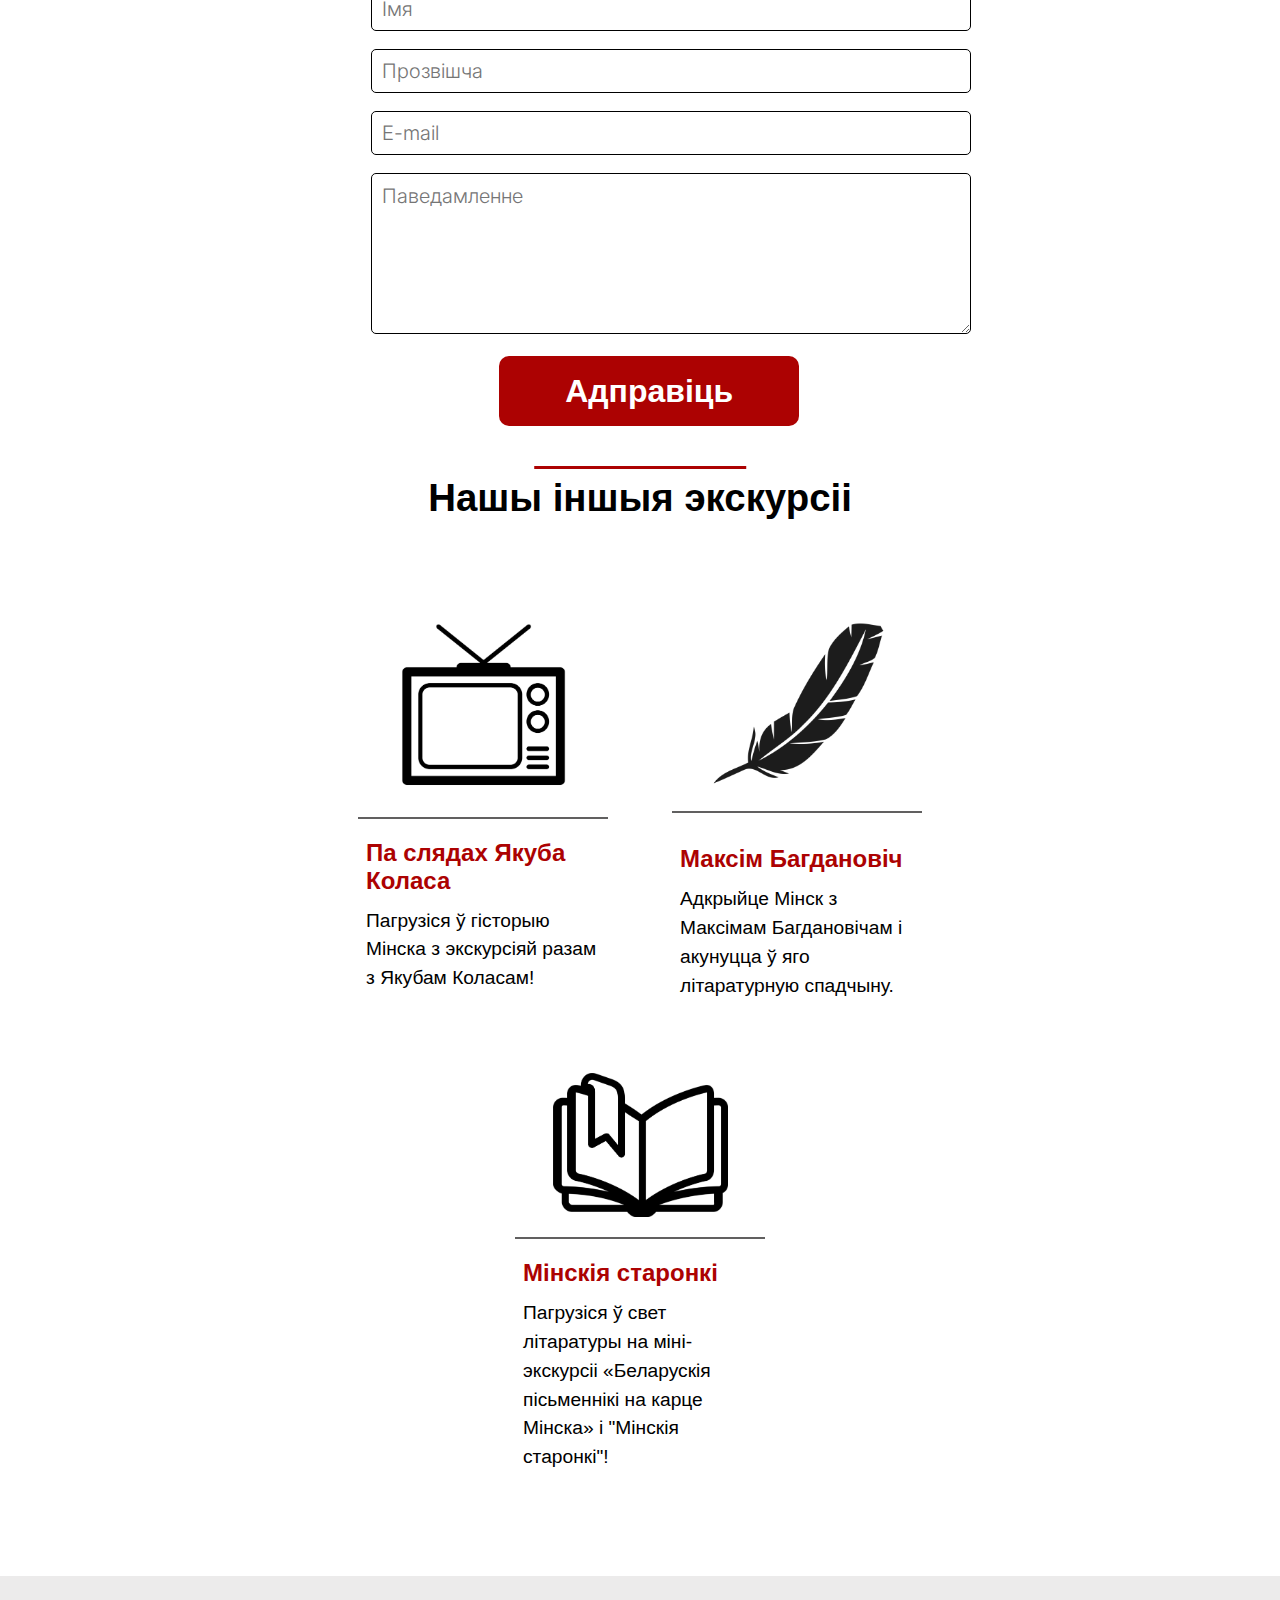
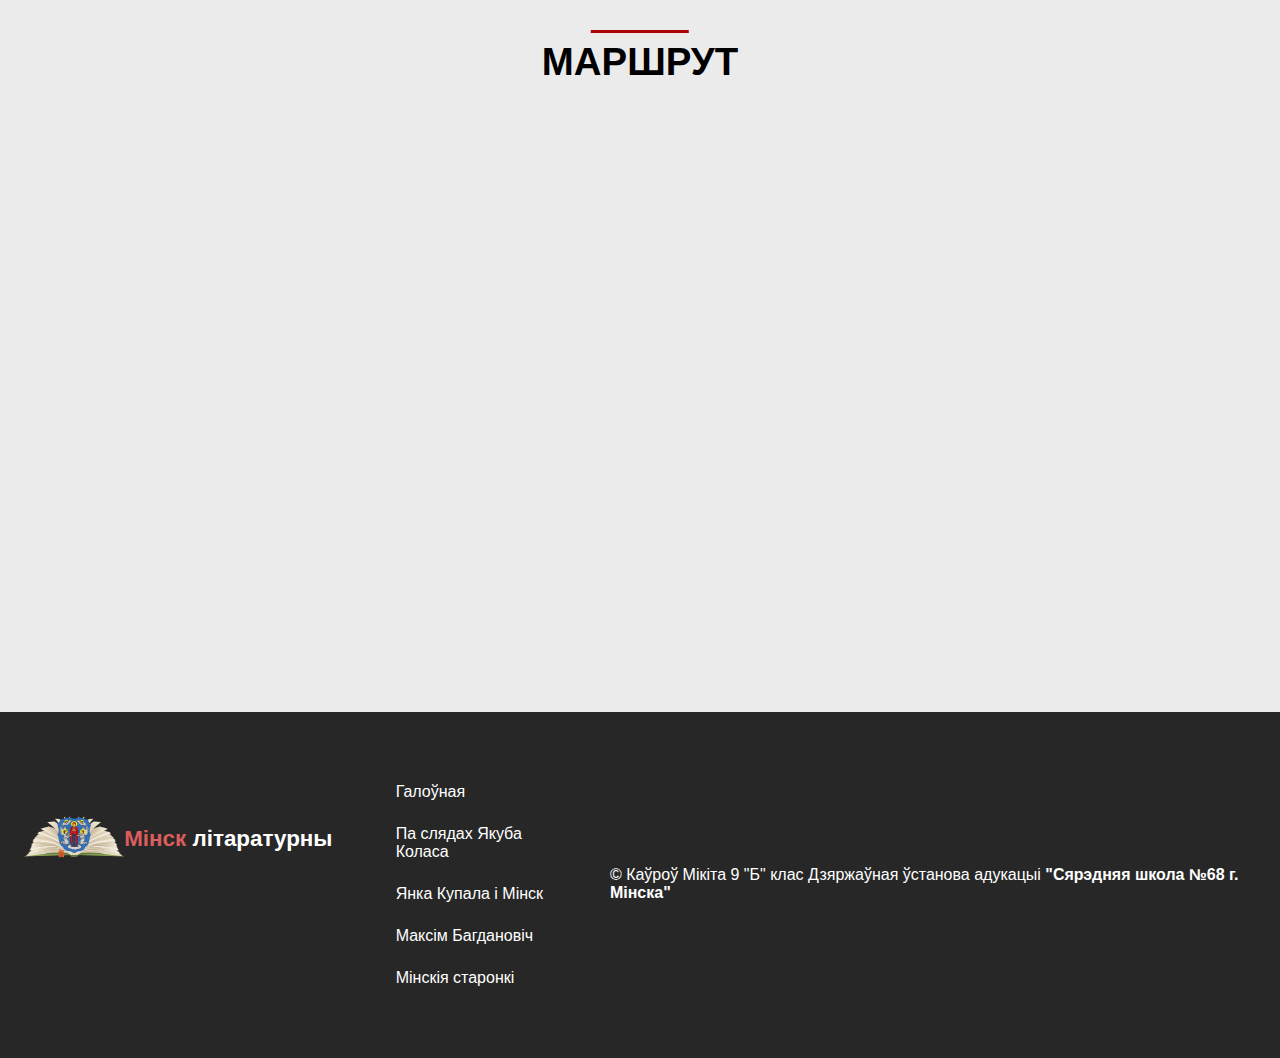
<file: services/kupala-by.html>
<!DOCTYPE html>
<html lang="ru">

<head>
    <meta charset="UTF-8">
    <meta http-equiv="X-UA-Compatible" content="IE=edge">
    <meta name="viewport" content="width=device-width, initial-scale=1.0">
    <title>Мінск Літаратурны - Янка Купала і Мінск</title>
    
    <link rel="shortcut icon" href="../img/герб.png">
    
    
    <link rel="stylesheet" href="https://cdnjs.cloudflare.com/ajax/libs/font-awesome/6.0.0/css/all.min.css">
    
    
    <link rel="stylesheet" href="../style.css">
    <link rel="stylesheet" href="../responsive.css">


    <link rel="stylesheet" href="./responsiveServices.css">

    <link rel="preconnect" href="https://fonts.googleapis.com">
    <link rel="preconnect" href="https://fonts.gstatic.com" crossorigin>
    <link href="https://fonts.googleapis.com/css2?family=Inter:wght@100;200;300;400;500;600;700;800;900&display=swap" rel="stylesheet">
    
</head>

<body>

    <div class="preloader-container">
        <div class="preloader-logo-container">
            <div class="preloader-img">
                <img src="../img/logo2.png" alt="" srcset="">
            </div>
            <div class="preloader-text">
                <a href="#" class="logo-text"> <span class="logo-color">Мінск</span> Літаратурны</a>
            </div>
        </div>
        <div class="loading-text">
            <img src="../img/150x150.gif" alt="loading-text" srcset="">
        </div>
    </div>
    <section id="kupala">

        <header>
            <nav class="main-nav">

                <div class="logo-container">
                    <div class="burger-container">
                        <i class="burger-line"></i>
                        <i class="burger-line"></i>
                        <i class="burger-line"></i>
                    </div>
                    <a href="../index-by.html"><img class="logo-img" src="../img/герб.png" alt="logo-img"></a>
                    <a href="../index-by.html" class="logo-text"> <span class="logo-color">Мiнск</span> Літаратурны</a>

                </div>
                <div class="quick-burger">
                    <i class="quick-burger-dot"></i>
                    <i class="quick-burger-dot"></i>
                    <i class="quick-burger-dot"></i>
                </div>
                <ul class="nav-link-container" style="text-align: center;">
                    <li><a href="./kolas-by.html">Па слядах Якуба Коласа</a></li>
                    <li><a href="./kupala-by.html" class="bold-href">Янка Купала i Мiнск</a></li>
                    <li><a href="./bogdanovich-by.html">Максiм Багдановiч</a></li>
                    <li><a href="./inmap-by.html">Мінск у творах</a></li>
                    <a href="kupala-en.html" class="language">EN</a>
                    <a href="kupala.html" class="languageBy">RU</a>
                </ul>
            </nav>
        </header>
        <div id="hero-section">
            <div class="first-hero-section">
                <div class="content-container">
                    <div class="down-btn-container">
                        <a href="#description" class="go-down-btn">Перайсці да экскурсіі</a>
                    </div>
                </div>
            </div>
        </div>

        <div class="info">
            <img src="../img/Янка Купала Инфо 1.png" class="infoImg">
            <div class="frame">
                <div class="underline"></div>
                <p class="infoTitle">Янка Купала</p>
                <img src="../img/Верхняя кавычка.png" class="up">
                <img src="../img/Нижняя кавычка.png" class="down">
                <p class="phrase">Я шлях, якому век няма спакою</p>
                <div class="upperline"></div>
                <p class="infoText">Першы і самы народны паэт беларускай зямлі, заступнік народных інтарэсаў, трыбун нацыянальнага Адраджэння, ён стаў для беларусаў літаратурным класікам і сапраўдным сімвалам нацыі.</p>
            </div>
        </div>
    </section>
<section id="description">
        <h1 class="section-header main-h-desc-container">ЯНКА КУПАЛА І МІНСК</h1>
        <p class="main-h-desc"><span class="color">Экскурсія прысвечаная выбітнаму беларускаму паэту Янку Купалу і яго спадчыне.<br> <b style="font-size: 25px;"> Удзельнікі экскурсіі змогуць наведаць:</b></p>
        <div class="desc-main-container">
            <ul class="desc-container">
                <li><i class="fa-solid fa-circle-plus"></i>Парк культуры і адпачынку імя Янкі Купалы, дзе вы зможаце атрымаць асалоду ад прыгожай прыроды, пагуляць і ўбачыць помнік паэту.</li>
                <li><i class="fa-solid fa-circle-plus"></i>Нацыянальны акадэмічны тэатр імя Янкі Купалы, які з'яўляецца найстарэйшым тэатрам у Беларусі</li>
                <li><i class="fa-solid fa-circle-plus"></i>Дзяржаўны літаратурны музей Янкі Купалы, дзе вы зможаце пазнаёміцца з жыццём і творчасцю паэта, убачыць яго асабістыя рэчы і шмат іншага.</li>
            </ul>
            <ul class="desc-container" style="padding-left: 30px;">
                <li><i class="fa-solid fa-circle-plus"></i>Вуліца імя Янкі Купалы і парк імя Янкі Купалы, названыя ў гонар паэта. Тут мы зможам убачыць яшчэ адзін помнік паэту і атрымаць асалоду ад прыгожых відаў.</li>
                <li><i class="fa-solid fa-circle-plus"></i>Месцы, звязаныя з п'есай "Тутэйшыя", такія як вул. Рэвалюцыйная, а таксама іншыя месцы ў Менску, дзе адбываюцца падзеі п'есы</li>
            </ul>
        </div>

    </section>

    <section id="services-section">
        <h1 class="section-header">МАРШРУТ</h1>
    </section>

    <section id="services-section">
        <div class="services-service-container">
            <div class="all-services-container">
                
                <div class="services-service-container">
                    
                    <div class="services-service-card SchedualServices">
                        <div class="left-service-img">
                            <img src="../img/theatre-kupala.jpg" alt="" style="border-radius: 15px;">
                        </div>
                        <div class="center-service-content">
                            <div class="center-service-header">
                                <h3>Нацыянальны акадэмічны тэатр імя Янкі Купалы</h3>
                            </div>
                            <div class="service-content-dis">
                                <div class="service-content-all-services">
                                    <ul>
                                        <li>Вуліца Энгельса, 7</li>
                                        <li>Ст.метро Купалаўская</li>
                                        <li>Кошт уваходнага квітка: 2 рублі</li>
                                        <li>+375 17 327-32-44</li>
                                        <li>Штодня, 10:00–19:00</li>

                                    </ul>
                                    <ul>
                                        <li><a href="https://www.instagram.com/kupalauski.by/?ysclid=lnyklnjsrd805575372" target="_blank" style="font-style: italic; color: #5bbeff; font-weight: lighter; cursor: pointer;">inst: kupalauski.by</a></li>
                                        <li><a href="mailto:info@kupalauski.by" target="_blank" style="font-style: italic; color: #5bbeff; font-weight: lighter; cursor: pointer;">info@kupalauski.by</a></li>
                                        <li><a href="https://kupalauski.by/?ysclid=lnykivq12740519629" target="_blank" style="font-style: italic; color: #5bbeff; font-weight: lighter; cursor: pointer;">kupalauski.by</a></li>
                                        <li><a href="https://www.facebook.com/kupalauski.byy/" target="_blank" style="font-style: italic; color: #5bbeff; font-weight: lighter; cursor: pointer;">facebook: kupalauski.byy</a></li>
                                        <li><a href="https://youtu.be/sLkB8C_fRO8?si=4o4Z6KnGLei0qYx6" target="_blank" style="font-style: italic; color: #5bbeff; font-weight: lighter; cursor: pointer;">youtube: Тэатр ім. Янкі Купалы</a></li>
                                    </ul>
                                </div>
                            </div>
                        </div>
                    </div>
                    
                    <div class="services-service-card SchedualServices">
                        <div class="left-service-img">
                            <img src="../img/museum-kupala-outside.jpg" alt="" style="border-radius: 15px;">
                        </div>
                        <div class="center-service-content">
                            <div class="center-service-header">
                                <h3>Дзяржаўны літаратурны музей Янкі Купалы</h3>
                            </div>
                            <div class="service-content-dis">

                                <div class="service-content-all-services">
                                    <ul>
                                        <li>Вуліца Янкі Купалы, 4</li>
                                        <li>Ст.метро Кастрычніцкая</li>
                                        <li>Кошт уваходнага білета: 4,5 рубля</li>
                                        <li>+375 29 316-04-08</li>
                                        <li>Штодня, 09:00–18:30</li>

                                    </ul>
                                    <ul>
                                        <li><a href="https://www.instagram.com/kupalamuseum/?ysclid=lnyl9te17p756474320" target="_blank" style="font-style: italic; color: #5bbeff; font-weight: lighter; cursor: pointer;">inst: kupalamuseum</a></li>
                                        <li><a href="mailto:info@kupala-museum.by" target="_blank" style="font-style: italic; color: #5bbeff; font-weight: lighter; cursor: pointer;">info@kupala-museum.by</a></li>
                                        <li><a href="https://kupala-museum.by/ru/?ysclid=lnyl7pa0w4630805606" target="_blank" style="font-style: italic; color: #5bbeff; font-weight: lighter; cursor: pointer;">kupala-museum.by</a></li>
                                        <li><a href="https://www.facebook.com/kupalamuseum/" target="_blank" style="font-style: italic; color: #5bbeff; font-weight: lighter; cursor: pointer;">facebook: kupalamuseum</a></li>
                                        <li><a href="https://www.youtube.com/watch?v=OtAO8lg-iLM" target="_blank" style="font-style: italic; color: #5bbeff; font-weight: lighter; cursor: pointer;">youtube: Музей Янкі Купалы</a></li>
                                    </ul>
                                </div>
                            </div>

                        </div>
                    </div>
                    
                    <div class="services-service-card SchedualServices">
                        <div class="left-service-img">
                            <img src="../img/kupala-street.jpg" alt="" style="border-radius: 15px;">
                        </div>
                        <div class="center-service-content">
                            <div class="center-service-header">
                                <h3>Вуліца Янкі Купалы</h3>
                            </div>
                            <div class="service-content-dis">

                                <div class="service-content-all-services">
                                    <ul>
                                        <li>Працягласць: 1,58 км</li>
                                        <li>Метро: Купалаўская, Кастрычніцкая, Няміга</li>
                                        <li>Аўтобусныя маршруты: 24, 57</li>
                                        <li>Тралейбусныя маршруты: 12, 29, 40</li>
                                        <li>Раён: Ленінскі, Партызанскі, Цэнтральны</li>

                                    </ul>
                                    <ul>
                                        <li>Вядомыя жыхары:</li>
                                        <li><a href="https://ru.wikipedia.org/wiki/%D0%A8%D0%B0%D0%BC%D1%8F%D0%BA%D0%B8%D0%BD,_%D0%98%D0%B2%D0%B0%D0%BD_%D0%9F%D0%B5%D1%82%D1%80%D0%BE%D0%B2%D0%B8%D1%87" target="_blank" style="font-style: italic; color: #5bbeff; font-weight: lighter; cursor: pointer;">Іван Шамякін</a></li>
                                        <li><a href="https://ru.wikipedia.org/wiki/%D0%9A%D0%B0%D0%BB%D0%B0%D1%87%D0%B8%D0%BD%D1%81%D0%BA%D0%B8%D0%B9,_%D0%9C%D0%B8%D1%85%D0%B0%D1%81%D1%8C_%D0%98%D0%B2%D0%B0%D0%BD%D0%BE%D0%B2%D0%B8%D1%87" target="_blank" style="font-style: italic; color: #5bbeff; font-weight: lighter; cursor: pointer;">Міхась Калачынскі</a></li>
                                        <li>Маршрутнае таксі: 1063</li>
                                        <li>Дата заснавання: 1945 год</li>
                                    </ul>
                                </div>
                            </div>
                        </div>
                    </div>
                </div>
                <div class="services-service-card SchedualServices">
                    <div class="left-service-img">
                        <img src="../img/park-kupala.jpg" alt="" style="border-radius: 15px;">
                    </div>
                    <div class="center-service-content">
                        <div class="center-service-header">
                            <h3>Парк імя Янкі Купалы</h3>
                        </div>
                        <div class="service-content-dis">

                            <div class="service-content-all-services">
                                <ul>
                                    <li>Парк культуры і адпачынку</li>
                                    <li>Ст.метра Кастрычніцкая</li>
                                    <li>Заснаваны ў 1950 годзе</li>
                                    <li>Атрымаў назву 30-годдзя БССР</li>
                                    <li>Архітэктар праекта - І. Рудэнка</li>

                                </ul>
                                <ul>
                                    <li>Мемарыяльная дошка, закладны камень</li>
                                    <li>Помнік, мемарыял</li>
                                    <li>Палац культуры ветэранаў</li>
                                    <li>Велапаркоўка</li>
                                    <li>Дзяржаўны літаратурны музей Янкі Купалы</li>
                                </ul>
                            </div>
                        </div>

                    </div>
                </div>

                <div class="services-service-card SchedualServices">
                    <div class="left-service-img">
                        <img src="../img/revolution-street.jpg" alt="" style="border-radius: 15px;">
                    </div>
                    <div class="center-service-content">
                        <div class="center-service-header">
                            <h3>Рэвалюцыйная вуліца</h3>
                        </div>
                        <div class="service-content-dis">

                            <div class="service-content-all-services">
                                <ul>
                                    <li>Вуліца ў цэнтры Мінска</li>
                                    <li>Ст.метра Няміга</li>
                                    <li>Працягласць: 0,45 км</li>
                                    <li>У XX стагоддзі перайменавана ў гонар Кастрычніцкай рэвалюцыі</li>
                                    <li>Раней называлася Койданаўскай</li>

                                </ul>
                                <ul>
                                    <li>Вядомая як "Брахалка"</li>
                                    <li>Уключае месцы,</li>
                                    <li>звязаныя з п'есай "Тутэйшыя"</li>
                                    <li>Раён: Цэнтральны</li>
                                    <li>Перасякае вуліцу Камсамольскую</li>
                                </ul>
                            </div>
                        </div>

                    </div>
                </div>
    </section>

    
    <section id="description">
        <h1 class="section-header main-h-desc-container">Вынік</h1>
        <p class="main-h-desc"><span class="color">Мы спадзяемся, што наша экскурсія спадабаецца вам і дапаможа лепш зразумець жыццё і творчасць Янкі Купалы, а таксама даведацца больш пра прыгожы горад. Наведванне ўсіх гэтых месцаў дазволіць удзельнікам экскурсіі:</p>
        <div class="desc-main-container">
            <ul class="desc-container">
                <li><i class="fa-solid fa-circle-plus"></i>Лепш зразумець жыццё І творчасць Янкі Купалы</li>
                <li><i class="fa-solid fa-circle-plus"></i>Даведацца пра яго ўплыў на беларускую літаратуру</li>
            </ul>
            <ul class="desc-container">
                <li><i class="fa-solid fa-circle-plus"></i>Даведацца больш аб прыгожым горадзе Мінску</li>
                <li><i class="fa-solid fa-circle-plus"></i>Даведацца больш пра жыццё паэта</li>
            </ul>
        </div>

    </section>

    <div class="space" style="height: 100px;"></div>

    <div class="underlineYT"></div>

    <h1 class="youtubeTitle">Відэа-агляд</h1>

    <div class="youtubeCont">
        <iframe width="560" height="315" src="https://www.youtube.com/embed/WBT524S-mRs?si=9QvwXo4y63r1NtS0" title="YouTube video player" frameborder="0" allow="accelerometer; autoplay; clipboard-write; encrypted-media; gyroscope; picture-in-picture; web-share" allowfullscreen class="youtube"></iframe>
    </div>
    
    <section id="form">
        <h1 class="formTitle">Прапануй свой варыянт экскурсій</h1>
        <form action="#form" method="post" class="formForm">
            <input type="text" id="name" name="name" required placeholder="Імя" class="formInput"><br><br>
    
            <input type="text" id="surname" name="surname" required placeholder="Прозвішча" class="formInput"><br><br>
    
            <input type="email" id="email" name="email" required placeholder="E-mail" class="formInput"><br><br>

            <textarea id="message" name="message" rows="6" cols="30" required placeholder="Паведамленне" class="formTextarea"></textarea><br><br>
    
            <input type="submit" value="Адправіць" class="sendButton">
        </form>
    </section>

    
    <section id="our-excursion-section">
        <h1 class="section-header">Нашы іншыя экскурсіі</h1>
        <div class="our-excursion-main-container">
		
		
		<a href="../services/kolas-by.html" style="color: #000;">
            <div class="our-excursion-container">
                <div class="our-excursion-card">
                    <div class="our-excursion-card-img-container">
                        <img src="../img/tv-ico.png" alt="howitworks1">
                    </div>
                    
                        <div class="our-excursion-card-dis">
                            <h3>Па слядах Якуба Коласа</h3>
                            <p>Пагрузіся ў гісторыю Мінска з экскурсіяй разам з Якубам Коласам!</p>
                        </div>
                    </div></a>
<a href="./bogdanovich-by.html" style="color: #000;">
                <div class="our-excursion-card">
                    <div class="our-excursion-card-img-container">
                        <img src="../img/pero.png" alt="howitworks1">
                    </div>
                    
					<div class="our-excursion-card-dis">
                        <h3>
                            <div class="num"></div><h3>Максiм Багдановiч</h3>
                        <p>Адкрыйце Мінск з Максімам Багдановічам і акунуцца ў яго літаратурную спадчыну.</p>
                    </div>
					
					</div></a>
                <a href="./inmap-by.html" style="color: #000;">
				<div class="our-excursion-card">
                    <div class="our-excursion-card-img-container">
                        <img src="../img/book-ico.png" alt="howitworks1">
                    </div>
                    
					<div class="our-excursion-card-dis">
                        <h3>Мінскія старонкі</h3>
                       <p>Пагрузіся ў свет літаратуры на міні-экскурсіі «Беларускія пісьменнікі на карце Мінска» і "Мінскія старонкі"!</p>
                    </div>
					
                </div></a>
            
        </div>
    </section>

<section id="map-section">
        <h1 class="section-header main-h-desc-container">МАРШРУТ</h1>
        <div class="map-inner-container">
            <div class="form-map-container">
                <iframe src="https://yandex.ru/map-widget/v1/?um=constructor%3A714c0d6a317e528588d9082c5019082f464dbff25eb2f4fd9b5967683dc6b1fc&amp;source=constructor" width="1252" height="720" frameborder="0"></iframe>
            </div>
        </div>
    </section>


    <footer>
        <div class="left-footer-container">
            <div class="footer-logo-container">
                <a href="./index-by.html"><img class="logo-img" src="../img/logo2.png" alt=""></a>
                <a href="./index-by.html" class="logo-text"> <span class="logo-color">Мiнск</span> літаратурны</a>
            </div>
            <ul class="footer-links-container">
                <li><a href="../index-by.html">Галоўная</a></li>
                    <li><a href="./kolas-by.html">Па слядах Якуба Коласа</a></li>
                    <li><a href="./kupala-by.html">Янка Купала і Мінск</a></li>
                    <li><a href="./bogdanovich-by.html">Максім Багдановіч</a></li>
                    <li><a href="./inmap-by.html">Мінскія старонкі</a></li>
            </ul>
        </div>
        <div class="footer-disc-container">
            <p class="copyright">&copy; Каўроў Мікіта 9 "Б" клас Дзяржаўная ўстанова адукацыі <a href="http://sch68.minsk.edu.by/" class="school">"Сярэдняя школа №68 г. Мінска"</a></p>
        </div>
		<div class="btn-up btn-up_hide"></div>
    </footer>

</body>
<script src="https://cdnjs.cloudflare.com/ajax/libs/gsap/3.9.1/gsap.min.js"></script>
<script src="https://cdnjs.cloudflare.com/ajax/libs/jquery/3.6.0/jquery.min.js"></script>
<script src="https://smtpjs.com/v3/smtp.js"></script>
<script src="./service.js"></script>

</html>
</file>
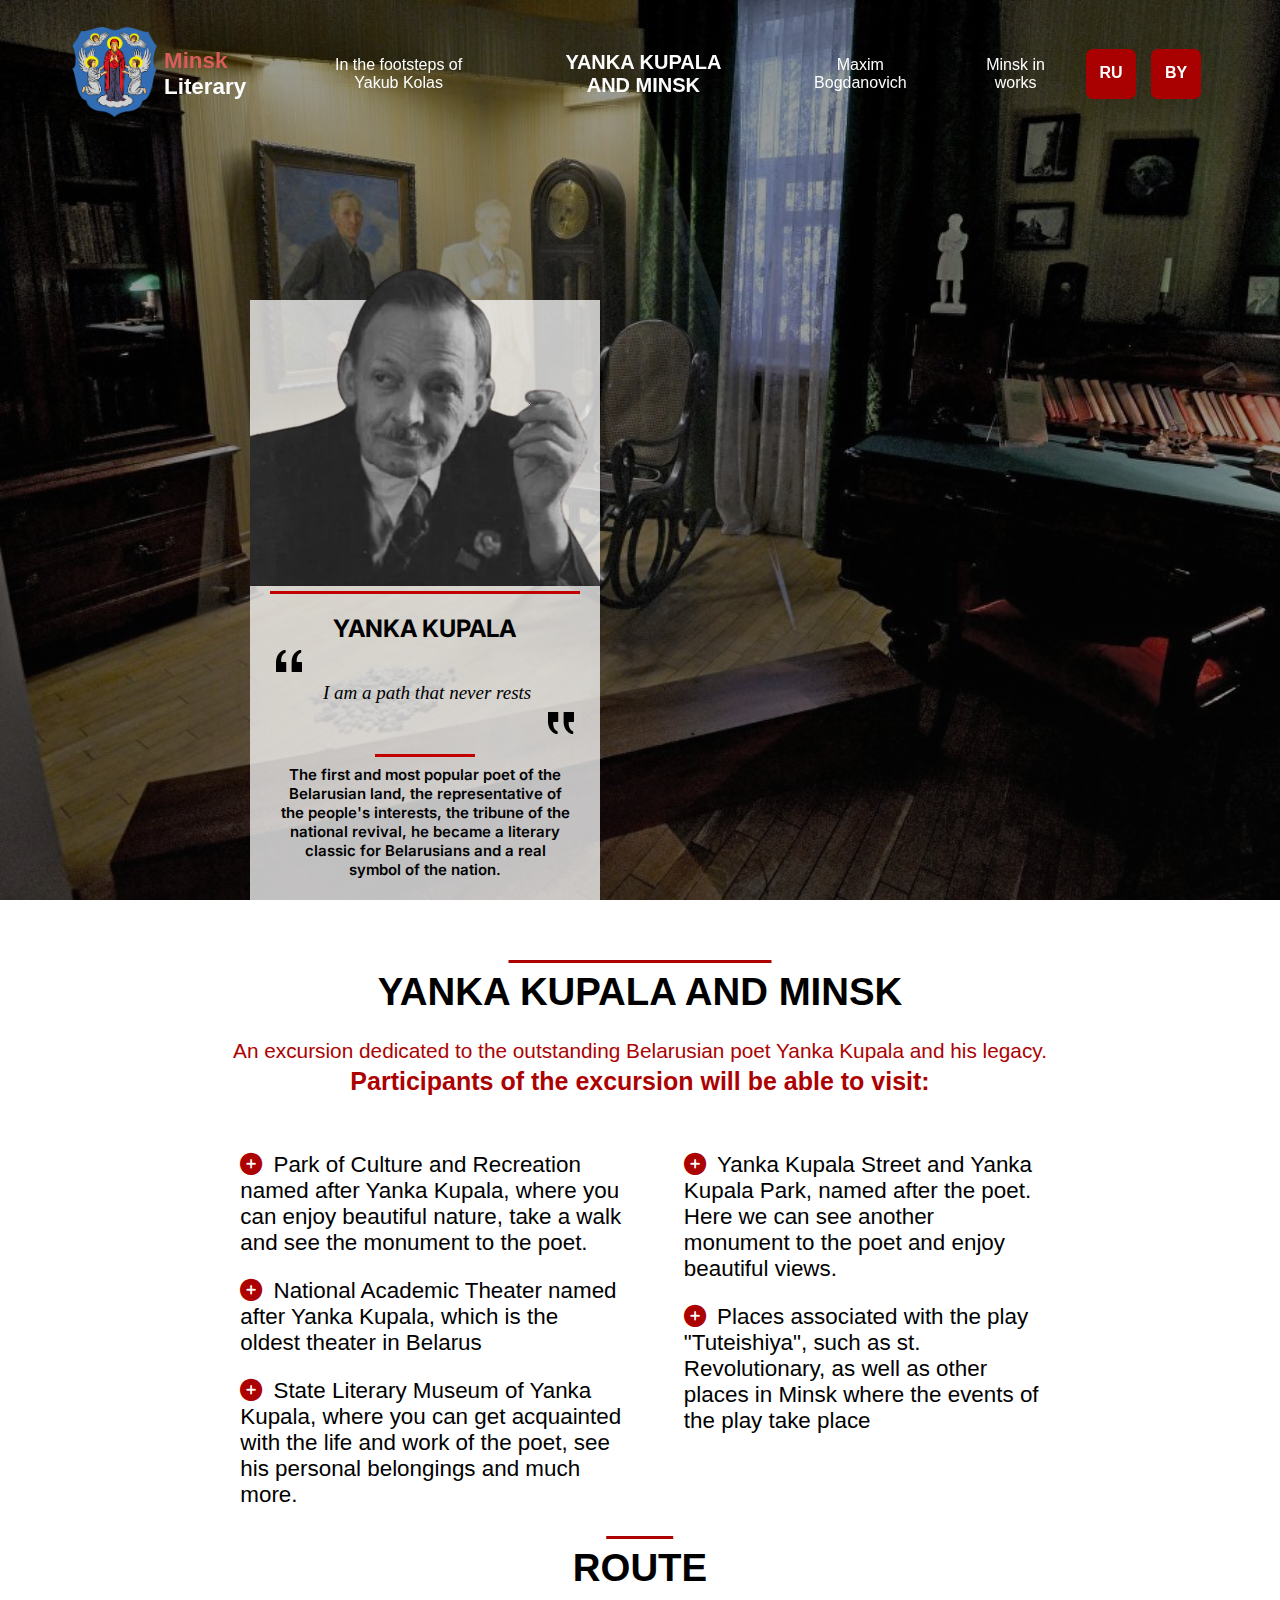
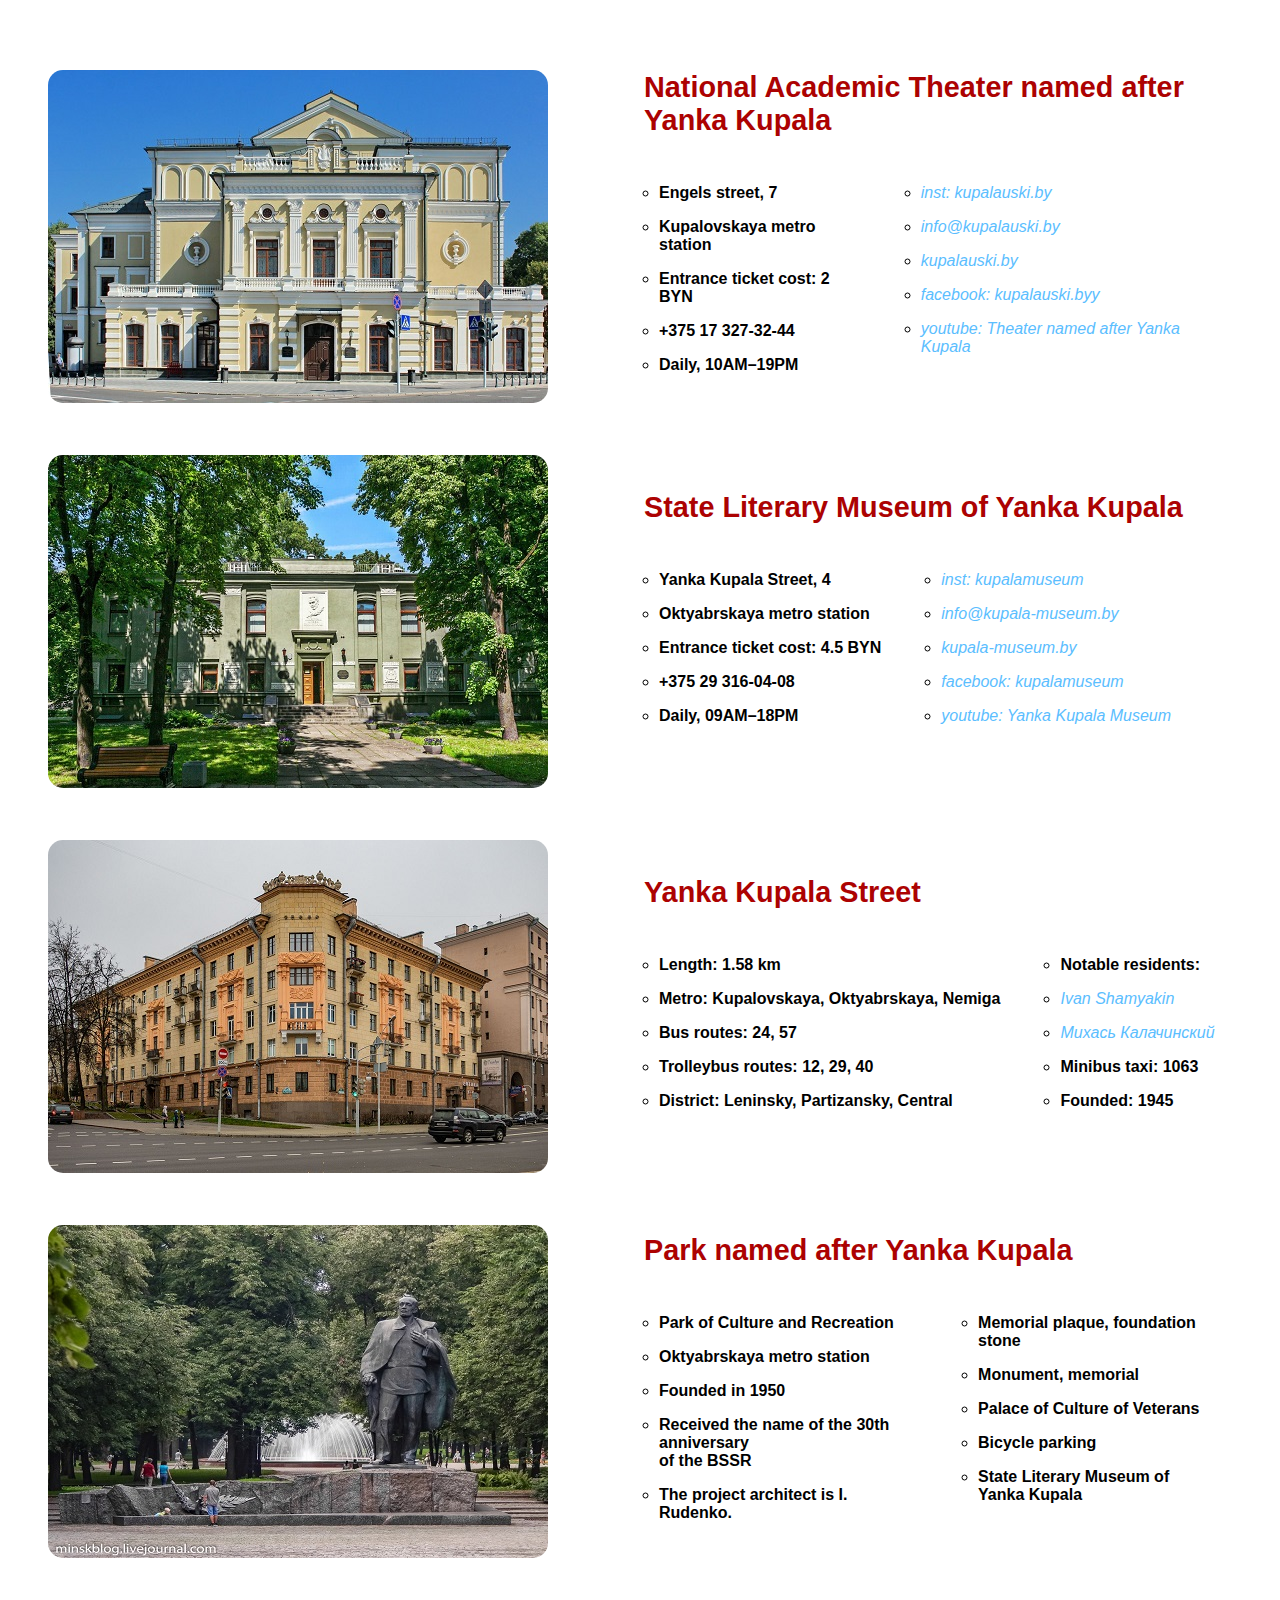
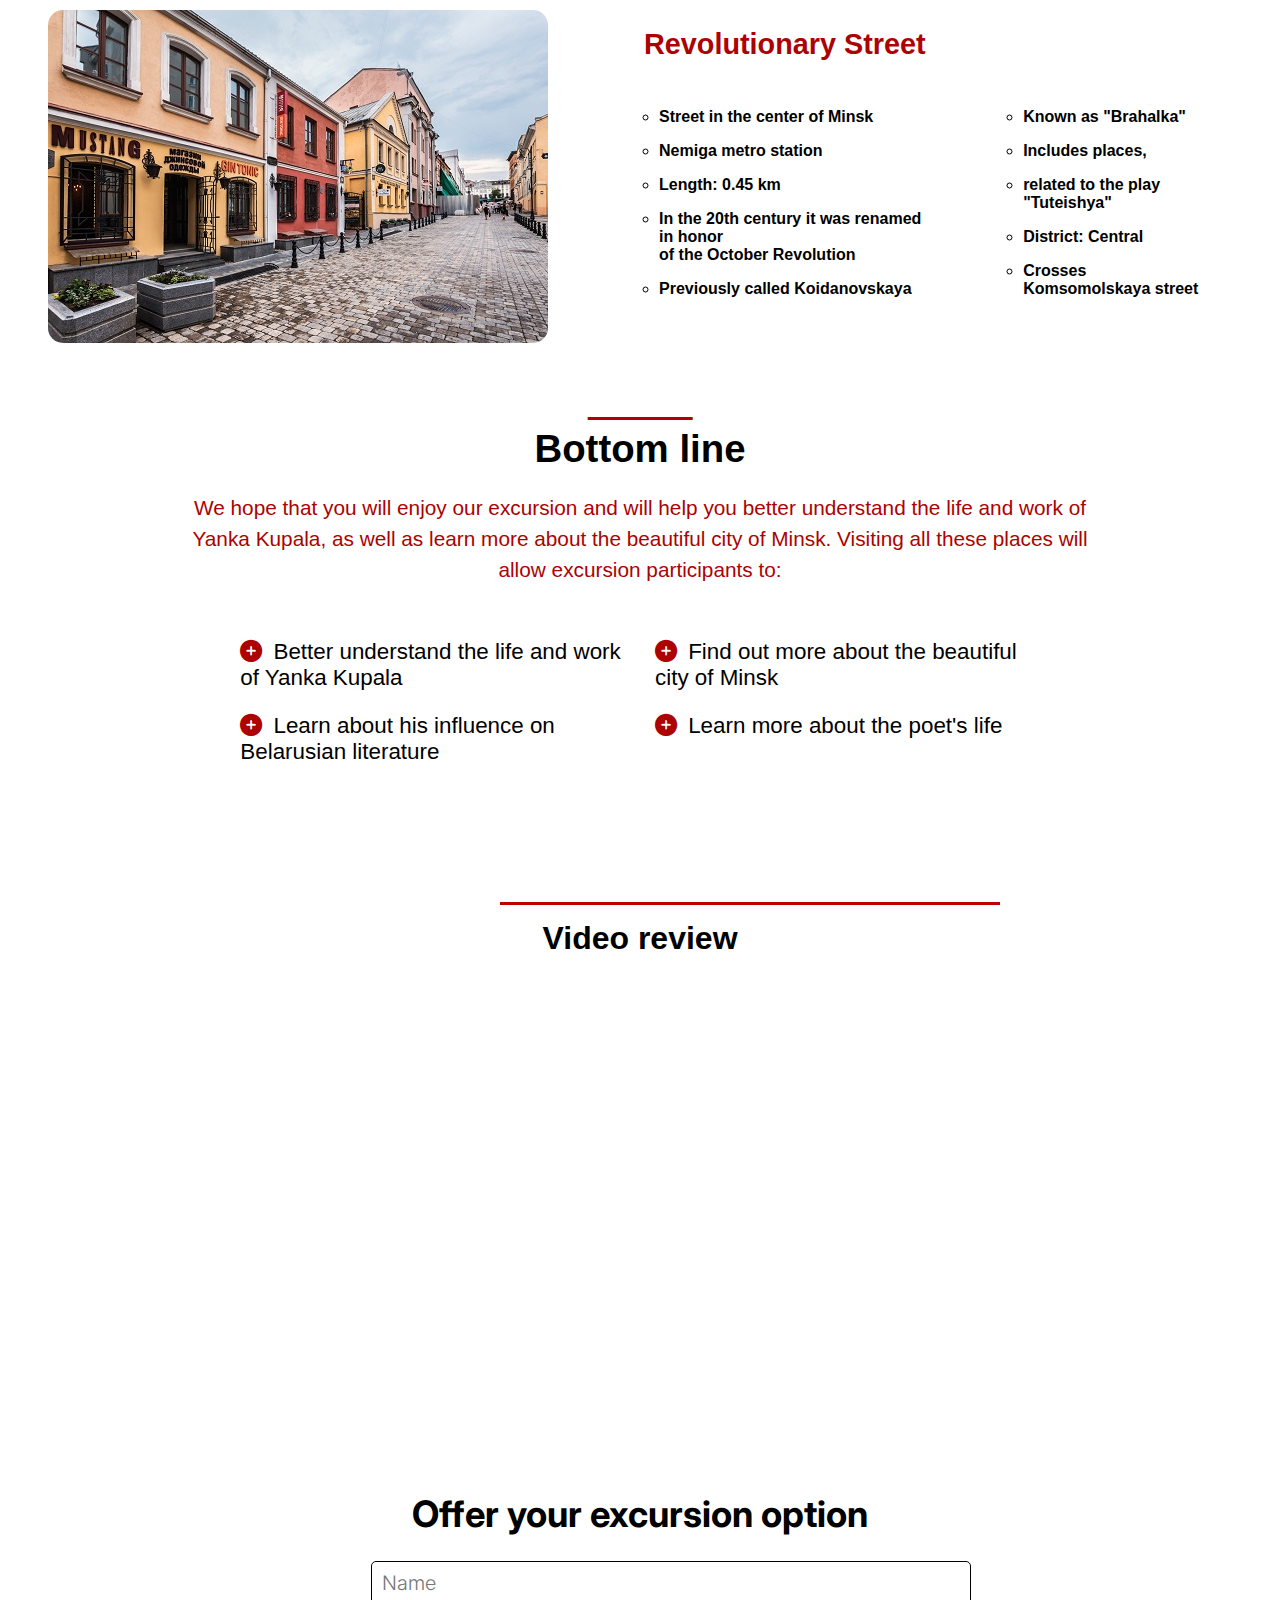
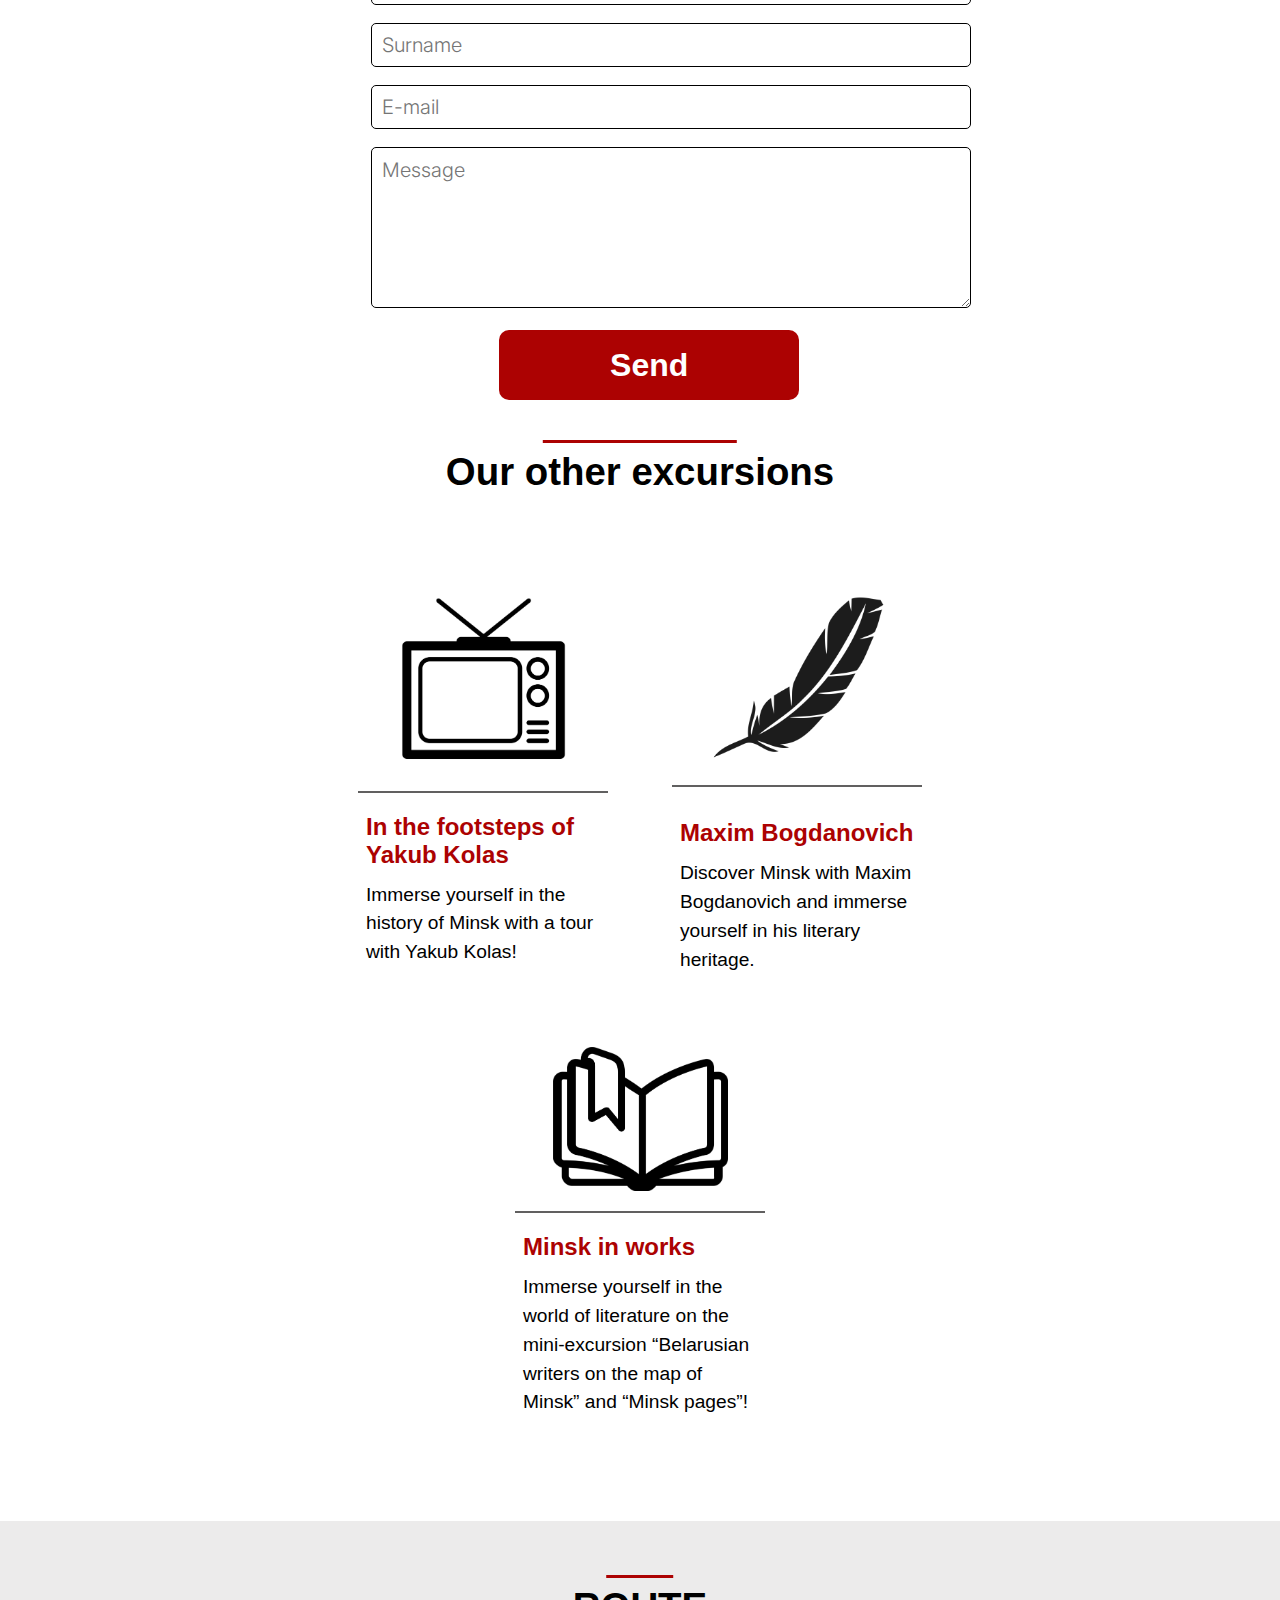
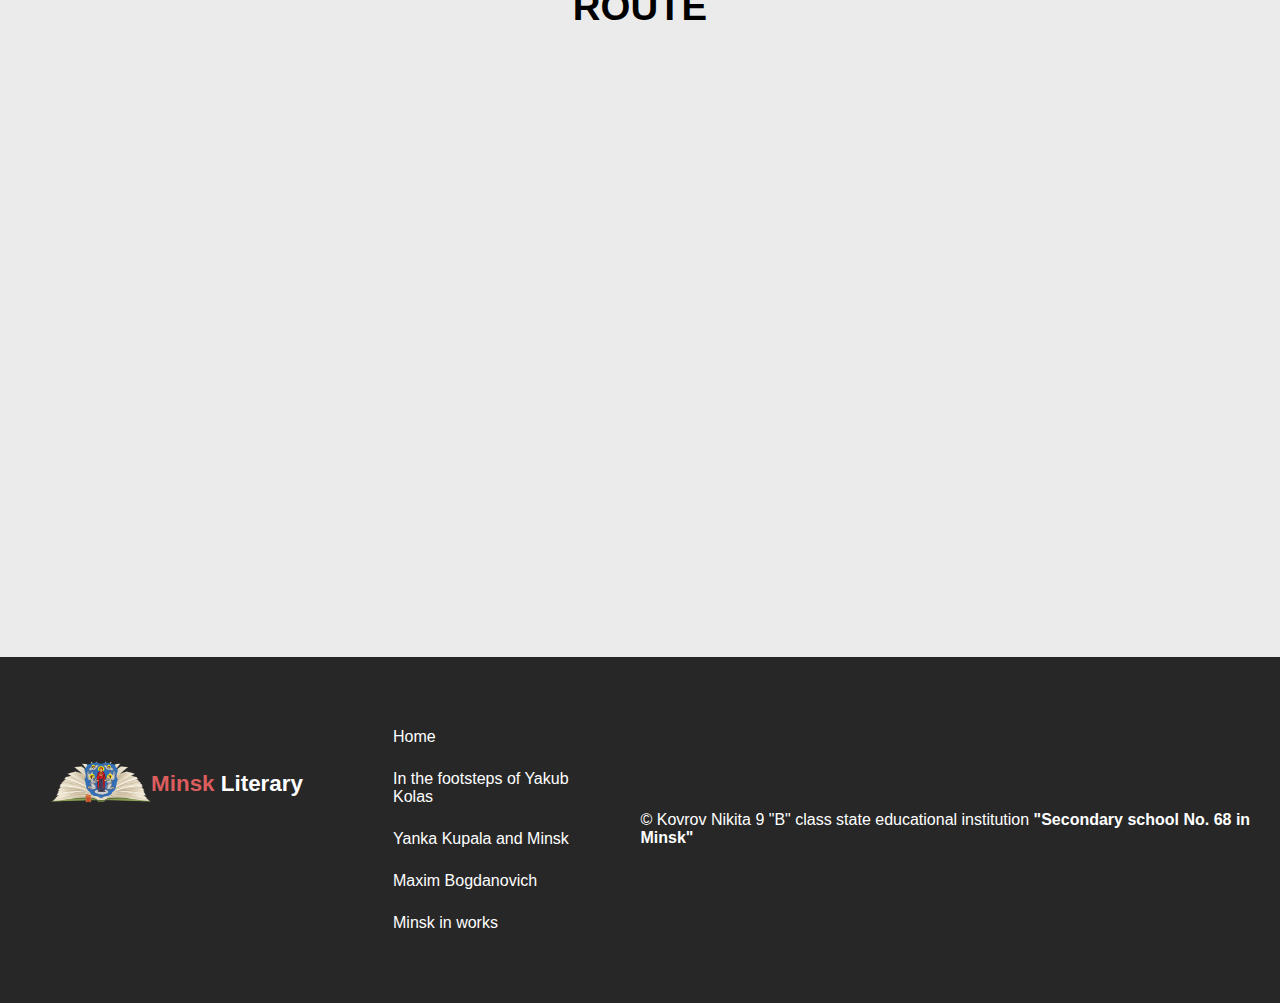
<file: services/kupala-en.html>
<!DOCTYPE html>
<html lang="en">

<head>
    <meta charset="UTF-8">
    <meta http-equiv="X-UA-Compatible" content="IE=edge">
    <meta name="viewport" content="width=device-width, initial-scale=1.0">
    <title>Minsk Literary - Yanka Kupala and Minsk</title>
    
    <link rel="shortcut icon" href="../img/герб.png">
    
    
    <link rel="stylesheet" href="https://cdnjs.cloudflare.com/ajax/libs/font-awesome/6.0.0/css/all.min.css">
    
    
    <link rel="stylesheet" href="../style.css">
    <link rel="stylesheet" href="../responsive.css">


    <link rel="stylesheet" href="./responsiveServices.css">
    
    <link rel="preconnect" href="https://fonts.googleapis.com">
    <link rel="preconnect" href="https://fonts.gstatic.com" crossorigin>
    <link href="https://fonts.googleapis.com/css2?family=Inter:wght@100;200;300;400;500;600;700;800;900&display=swap" rel="stylesheet">
</head>

<body>

    <div class="preloader-container">
        <div class="preloader-logo-container">
            <div class="preloader-img">
                <img src="../img/logo2.png" alt="" srcset="">
            </div>
            <div class="preloader-text">
                <a href="#" class="logo-text"> <span class="logo-color">Minsk</span> Literary</a>
            </div>
        </div>
        <div class="loading-text">
            <img src="../img/150x150.gif" alt="loading-text" srcset="">
        </div>
    </div>
    <section id="kupala">

        <header>
            <nav class="main-nav">

                <div class="logo-container">
                    <div class="burger-container">
                        <i class="burger-line"></i>
                        <i class="burger-line"></i>
                        <i class="burger-line"></i>
                    </div>
                    <a href="./index-en.html"><img class="logo-img" src="../img/герб.png" alt="logo-img"></a>
                    <a href="../index-en.html" class="logo-text"> <span class="logo-color">Minsk</span> Literary</a>

                </div>
                <div class="quick-burger">
                    <i class="quick-burger-dot"></i>
                    <i class="quick-burger-dot"></i>
                    <i class="quick-burger-dot"></i>
                </div>
                <ul class="nav-link-container" style="text-align: center;">
                    <li><a href="./kolas-en.html">In the footsteps of Yakub Kolas</a></li>
                    <li><a href="./kupala-en.html" class="bold-href">Yanka Kupala and Minsk</a></li>
                    <li><a href="./bogdanovich-en.html">Maxim Bogdanovich</a></li>
                    <li><a href="./inmap-en.html">Minsk in works</a></li>
                    <a href="kupala.html" class="language">RU</a>
                    <a href="kupala-by.html" class="languageBy">BY</a>
                </ul>
            </nav>
        </header>
        <div id="hero-section">
            <div class="first-hero-section">
                <div class="content-container">
                    <div class="down-btn-container">
                        <a href="#description" class="go-down-btn">Go to excursion</a>
                    </div>
                </div>
            </div>
        </div>
		
        <div class="info">
            <img src="../img/Янка Купала Инфо 1.png" class="infoImg">
            <div class="frame">
                <div class="underline"></div>
                <p class="infoTitle">Yanka Kupala</p>
                <img src="../img/Верхняя кавычка.png" class="up">
                <img src="../img/Нижняя кавычка.png" class="down">
                <p class="phrase" style="margin-left: 25px;">I am a path that never rests</p>
                <div class="upperline"></div>
                <p class="infoText">The first and most popular poet of the Belarusian land, the representative of the people's interests, the tribune of the national revival, he became a literary classic for Belarusians and a real symbol of the nation.</p>
            </div>
        </div>

    </section>
<section id="description">
        <h1 class="section-header main-h-desc-container">YANKA KUPALA AND MINSK</h1>
        <p class="main-h-desc"><span class="color">An excursion dedicated to the outstanding Belarusian poet Yanka Kupala and his legacy.<br> <b style="font-size: 25px;"> Participants of the excursion will be able to visit:</b></p>
        <div class="desc-main-container">
            <ul class="desc-container">
                <li><i class="fa-solid fa-circle-plus"></i>Park of Culture and Recreation named after Yanka Kupala, where you can enjoy beautiful nature, take a walk and see the monument to the poet.</li>
                <li><i class="fa-solid fa-circle-plus"></i>National Academic Theater named after Yanka Kupala, which is the oldest theater in Belarus</li>
                <li><i class="fa-solid fa-circle-plus"></i>State Literary Museum of Yanka Kupala, where you can get acquainted with the life and work of the poet, see his personal belongings and much more.</li>
            </ul>
            <ul class="desc-container" style="padding-left: 30px;">
                <li><i class="fa-solid fa-circle-plus"></i>Yanka Kupala Street and Yanka Kupala Park, named after the poet. Here we can see another monument to the poet and enjoy beautiful views.</li>
                <li><i class="fa-solid fa-circle-plus"></i>Places associated with the play "Tuteishiya", such as st. Revolutionary, as well as other places in Minsk where the events of the play take place</li>
            </ul>
        </div>

    </section>

    <section id="services-section">
        <h1 class="section-header">ROUTE</h1>
    </section>

    <section id="services-section">
        <div class="services-service-container">
            <div class="all-services-container">
                
                <div class="services-service-container">
                    
                    <div class="services-service-card SchedualServices">
                        <div class="left-service-img">
                            <img src="../img/theatre-kupala.jpg" alt="" style="border-radius: 15px;">
                        </div>
                        <div class="center-service-content">
                            <div class="center-service-header">
                                <h3>National Academic Theater named after Yanka Kupala</h3>
                            </div>
                            <div class="service-content-dis">
                                <div class="service-content-all-services">
                                    <ul>
                                        <li>Engels street, 7</li>
                                        <li>Kupalovskaya metro station</li>
                                        <li>Entrance ticket cost: 2 BYN</li>
                                        <li>+375 17 327-32-44</li>
                                        <li>Daily, 10AM–19PM</li>

                                    </ul>
                                    <ul style="padding-left: 30px;">
                                        <li><a href="https://www.instagram.com/kupalauski.by/?ysclid=lnyklnjsrd805575372" target="_blank" style="font-style: italic; color: #5bbeff; font-weight: lighter; cursor: pointer;">inst: kupalauski.by</a></li>
                                        <li><a href="mailto:info@kupalauski.by" target="_blank" style="font-style: italic; color: #5bbeff; font-weight: lighter; cursor: pointer;">info@kupalauski.by</a></li>
                                        <li><a href="https://kupalauski.by/?ysclid=lnykivq12740519629" target="_blank" style="font-style: italic; color: #5bbeff; font-weight: lighter; cursor: pointer;">kupalauski.by</a></li>
                                        <li><a href="https://www.facebook.com/kupalauski.byy/" target="_blank" style="font-style: italic; color: #5bbeff; font-weight: lighter; cursor: pointer;">facebook: kupalauski.byy</a></li>
                                        <li><a href="https://youtu.be/sLkB8C_fRO8?si=4o4Z6KnGLei0qYx6" target="_blank" style="font-style: italic; color: #5bbeff; font-weight: lighter; cursor: pointer;">youtube: Theater named after Yanka Kupala</a></li>
                                    </ul>
                                </div>
                            </div>
                        </div>
                    </div>
                    
                    <div class="services-service-card SchedualServices">
                        <div class="left-service-img">
                            <img src="../img/museum-kupala-outside.jpg" alt="" style="border-radius: 15px;">
                        </div>
                        <div class="center-service-content">
                            <div class="center-service-header">
                                <h3>State Literary Museum of Yanka Kupala</h3>
                            </div>
                            <div class="service-content-dis">

                                <div class="service-content-all-services">
                                    <ul>
                                        <li>Yanka Kupala Street, 4</li>
                                        <li>Oktyabrskaya metro station</li>
                                        <li>Entrance ticket cost: 4.5 BYN</li>
                                        <li>+375 29 316-04-08</li>
                                        <li>Daily, 09AM–18PM</li>

                                    </ul>
                                    <ul style="padding-left: 30px;">
                                        <li><a href="https://www.instagram.com/kupalamuseum/?ysclid=lnyl9te17p756474320" target="_blank" style="font-style: italic; color: #5bbeff; font-weight: lighter; cursor: pointer;">inst: kupalamuseum</a></li>
                                        <li><a href="mailto:info@kupala-museum.by" target="_blank" style="font-style: italic; color: #5bbeff; font-weight: lighter; cursor: pointer;">info@kupala-museum.by</a></li>
                                        <li><a href="https://kupala-museum.by/ru/?ysclid=lnyl7pa0w4630805606" target="_blank" style="font-style: italic; color: #5bbeff; font-weight: lighter; cursor: pointer;">kupala-museum.by</a></li>
                                        <li><a href="https://www.facebook.com/kupalamuseum/" target="_blank" style="font-style: italic; color: #5bbeff; font-weight: lighter; cursor: pointer;">facebook: kupalamuseum</a></li>
                                        <li><a href="https://www.youtube.com/watch?v=OtAO8lg-iLM" target="_blank" style="font-style: italic; color: #5bbeff; font-weight: lighter; cursor: pointer;">youtube: Yanka Kupala Museum</a></li>
                                    </ul>
                                </div>
                            </div>

                        </div>
                    </div>
                    
                    <div class="services-service-card SchedualServices">
                        <div class="left-service-img">
                            <img src="../img/kupala-street.jpg" alt="" style="border-radius: 15px;">
                        </div>
                        <div class="center-service-content">
                            <div class="center-service-header">
                                <h3>Yanka Kupala Street</h3>
                            </div>
                            <div class="service-content-dis">

                                <div class="service-content-all-services">
                                    <ul>
                                        <li>Length: 1.58 km</li>
                                        <li>Metro: Kupalovskaya, Oktyabrskaya, Nemiga</li>
                                        <li>Bus routes: 24, 57</li>
                                        <li>Trolleybus routes: 12, 29, 40</li>
                                        <li>District: Leninsky, Partizansky, Central</li>

                                    </ul>
                                    <ul style="padding-left: 30px;">
                                        <li>Notable residents:</li>
                                        <li><a href="https://ru.wikipedia.org/wiki/%D0%A8%D0%B0%D0%BC%D1%8F%D0%BA%D0%B8%D0%BD,_%D0%98%D0%B2%D0%B0%D0%BD_%D0%9F%D0%B5%D1%82%D1%80%D0%BE%D0%B2%D0%B8%D1%87" target="_blank" style="font-style: italic; color: #5bbeff; font-weight: lighter; cursor: pointer;">Ivan Shamyakin</a></li>
                                        <li><a href="https://ru.wikipedia.org/wiki/%D0%9A%D0%B0%D0%BB%D0%B0%D1%87%D0%B8%D0%BD%D1%81%D0%BA%D0%B8%D0%B9,_%D0%9C%D0%B8%D1%85%D0%B0%D1%81%D1%8C_%D0%98%D0%B2%D0%B0%D0%BD%D0%BE%D0%B2%D0%B8%D1%87" target="_blank" style="font-style: italic; color: #5bbeff; font-weight: lighter; cursor: pointer;">Михась Калачинский</a></li>
                                        <li>Minibus taxi: 1063</li>
                                        <li>Founded: 1945</li>
                                    </ul>
                                </div>
                            </div>
                        </div>
                    </div>
                </div>
                <div class="services-service-card SchedualServices">
                    <div class="left-service-img">
                        <img src="../img/park-kupala.jpg" alt="" style="border-radius: 15px;">
                    </div>
                    <div class="center-service-content">
                        <div class="center-service-header">
                            <h3>Park named after Yanka Kupala</h3>
                        </div>
                        <div class="service-content-dis">

                            <div class="service-content-all-services">
                                <ul>
                                    <li>Park of Culture and Recreation</li>
                                    <li>Oktyabrskaya metro station</li>
                                    <li>Founded in 1950</li>
                                    <li>Received the name of the 30th anniversary <br> of the BSSR</li>
                                    <li>The project architect is I. Rudenko.</li>

                                </ul>
                                <ul style="padding-left: 30px;">
                                    <li>Memorial plaque, foundation stone</li>
                                    <li>Monument, memorial</li>
                                    <li>Palace of Culture of Veterans</li>
                                    <li>Bicycle parking</li>
                                    <li>State Literary Museum of Yanka Kupala</li>
                                </ul>
                            </div>
                        </div>

                    </div>
                </div>

                <div class="services-service-card SchedualServices">
                    <div class="left-service-img">
                        <img src="../img/revolution-street.jpg" alt="" style="border-radius: 15px;">
                    </div>
                    <div class="center-service-content">
                        <div class="center-service-header">
                            <h3>Revolutionary Street</h3>
                        </div>
                        <div class="service-content-dis">

                            <div class="service-content-all-services">
                                <ul>
                                    <li>Street in the center of Minsk</li>
                                    <li>Nemiga metro station</li>
                                    <li>Length: 0.45 km</li>
                                    <li>In the 20th century it was renamed in honor <br> of the October Revolution</li>
                                    <li>Previously called Koidanovskaya</li>

                                </ul>
                                <ul style="padding-left: 70px;">
                                    <li>Known as "Brahalka"</li>
                                    <li>Includes places,</li>
                                    <li>related to the play "Tuteishya"</li>
                                    <li>District: Central</li>
                                    <li>Crosses Komsomolskaya street</li>
                                </ul>
                            </div>
                        </div>

                    </div>
                </div>
    </section>

    
    <section id="description">
        <h1 class="section-header main-h-desc-container">Bottom line</h1>
        <p class="main-h-desc"><span class="color">We hope that you will enjoy our excursion and will help you better understand the life and work of Yanka Kupala, as well as learn more about the beautiful city of Minsk. Visiting all these places will allow excursion participants to:</p>
        <div class="desc-main-container">
            <ul class="desc-container">
                <li><i class="fa-solid fa-circle-plus"></i>Better understand the life and work of Yanka Kupala</li>
                <li><i class="fa-solid fa-circle-plus"></i>Learn about his influence on Belarusian literature</li>
            </ul>
            <ul class="desc-container">
                <li><i class="fa-solid fa-circle-plus"></i>Find out more about the beautiful city of Minsk</li>
                <li><i class="fa-solid fa-circle-plus"></i>Learn more about the poet's life</li>
            </ul>
        </div>

    </section>

    <div class="space" style="height: 100px;"></div>

    <div class="underlineYT"></div>

    <h1 class="youtubeTitle">Video review</h1>

    <div class="youtubeCont">
        <iframe width="560" height="315" src="https://www.youtube.com/embed/RwL_AWBSAJE?si=VVPtyzu75zl6iXaI" title="YouTube video player" frameborder="0" allow="accelerometer; autoplay; clipboard-write; encrypted-media; gyroscope; picture-in-picture; web-share" allowfullscreen class="youtube"></iframe>
    </div>
    
    <section id="form">
        <h1 class="formTitle">Offer your excursion option</h1>
        <form action="#form" method="post" class="formForm">
            <input type="text" id="name" name="name" required placeholder="Name" class="formInput"><br><br>
    
            <input type="text" id="surname" name="surname" required placeholder="Surname" class="formInput"><br><br>
    
            <input type="email" id="email" name="email" required placeholder="E-mail" class="formInput"><br><br>

            <textarea id="message" name="message" rows="6" cols="30" required placeholder="Message" class="formTextarea"></textarea><br><br>
    
            <input type="submit" value="Send" class="sendButton">
        </form>
    </section>
    
    <section id="our-excursion-section">
        <h1 class="section-header">Our other excursions</h1>
        <div class="our-excursion-main-container">
		
		
		<a href="../services/kolas-en.html" style="color: #000;">
            <div class="our-excursion-container">
                <div class="our-excursion-card">
                    <div class="our-excursion-card-img-container">
                        <img src="../img/tv-ico.png" alt="howitworks1">
                    </div>
                    
                        <div class="our-excursion-card-dis">
                            <h3>In the footsteps of Yakub Kolas</h3>
                            <p>Immerse yourself in the history of Minsk with a tour with Yakub Kolas!</p>
                        </div>
                    </div></a>
                    <a href="./bogdanovich-en.html" style="color: #000;">
                <div class="our-excursion-card">
                    <div class="our-excursion-card-img-container">
                        <img src="../img/pero.png" alt="howitworks1">
                    </div>
                    
					<div class="our-excursion-card-dis">
                        <h3>
                            <div class="num"></div><h3>Maxim Bogdanovich</h3>
                        <p>Discover Minsk with Maxim Bogdanovich and immerse yourself in his literary heritage.</p>
                    </div>
					
					</div></a>
                <a href="./inmap-en.html" style="color: #000;">
				<div class="our-excursion-card">
                    <div class="our-excursion-card-img-container">
                        <img src="../img/book-ico.png" alt="howitworks1">
                    </div>
                    
					<div class="our-excursion-card-dis">
                        <h3>Minsk in works</h3>
                       <p>Immerse yourself in the world of literature on the mini-excursion “Belarusian writers on the map of Minsk” and “Minsk pages”!</p>
                    </div>
					
                </div></a>
            
        </div>
    </section>

<section id="map-section">
        <h1 class="section-header main-h-desc-container">ROUTE</h1>
        <div class="map-inner-container">
            <div class="form-map-container">
                <iframe src="https://yandex.ru/map-widget/v1/?um=constructor%3A714c0d6a317e528588d9082c5019082f464dbff25eb2f4fd9b5967683dc6b1fc&amp;source=constructor" width="1252" height="720" frameborder="0"></iframe>
            </div>
        </div>
    </section>


    <footer>
        <div class="left-footer-container">
            <div class="footer-logo-container">
                <a href="../index-en.html"><img class="logo-img" src="../img/logo2.png" alt=""></a>
                <a href="../index-en.html" class="logo-text"> <span class="logo-color">Minsk</span> Literary</a>
            </div>
            <ul class="footer-links-container">
                <li><a href="../index-en.html">Home</a></li>
                    <li><a href="./kolas-en.html">In the footsteps of Yakub Kolas</a></li>
                    <li><a href="./kupala-en.html">Yanka Kupala and Minsk</a></li>
                    <li><a href="./bogdanovich-en.html">Maxim Bogdanovich</a></li>
                    <li><a href="./inmap-en.html">Minsk in works</a></li>
            </ul>
        </div>
        <div class="footer-disc-container">
            <p class="copyright">&copy; Kovrov Nikita 9 "B" class state educational institution <a href="http://sch68.minsk.edu.by/">"Secondary school No. 68 in Minsk"</a></p>
        </div>
		<div class="btn-up btn-up_hide"></div>
    </footer>

</body>
<script src="https://cdnjs.cloudflare.com/ajax/libs/gsap/3.9.1/gsap.min.js"></script>
<script src="https://cdnjs.cloudflare.com/ajax/libs/jquery/3.6.0/jquery.min.js"></script>
<script src="https://smtpjs.com/v3/smtp.js"></script>
<script src="./service.js"></script>

</html>
</file>
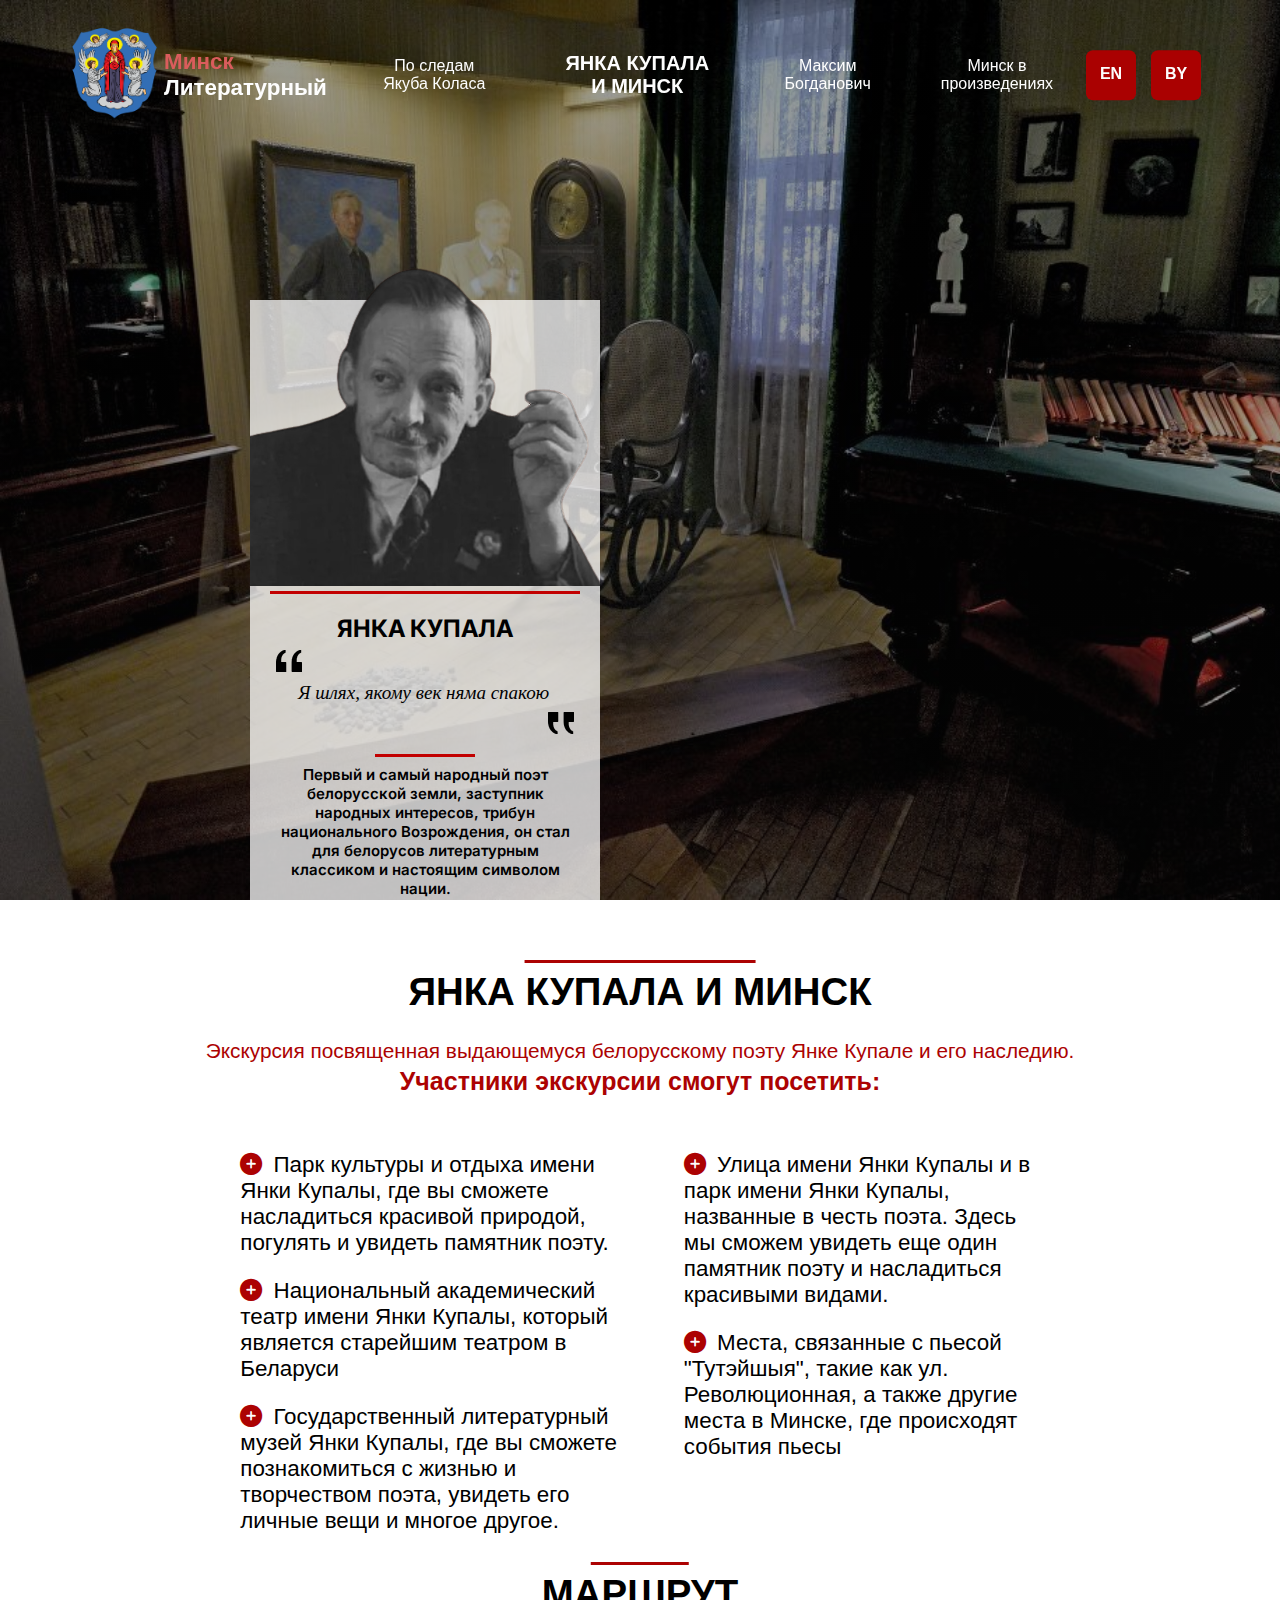
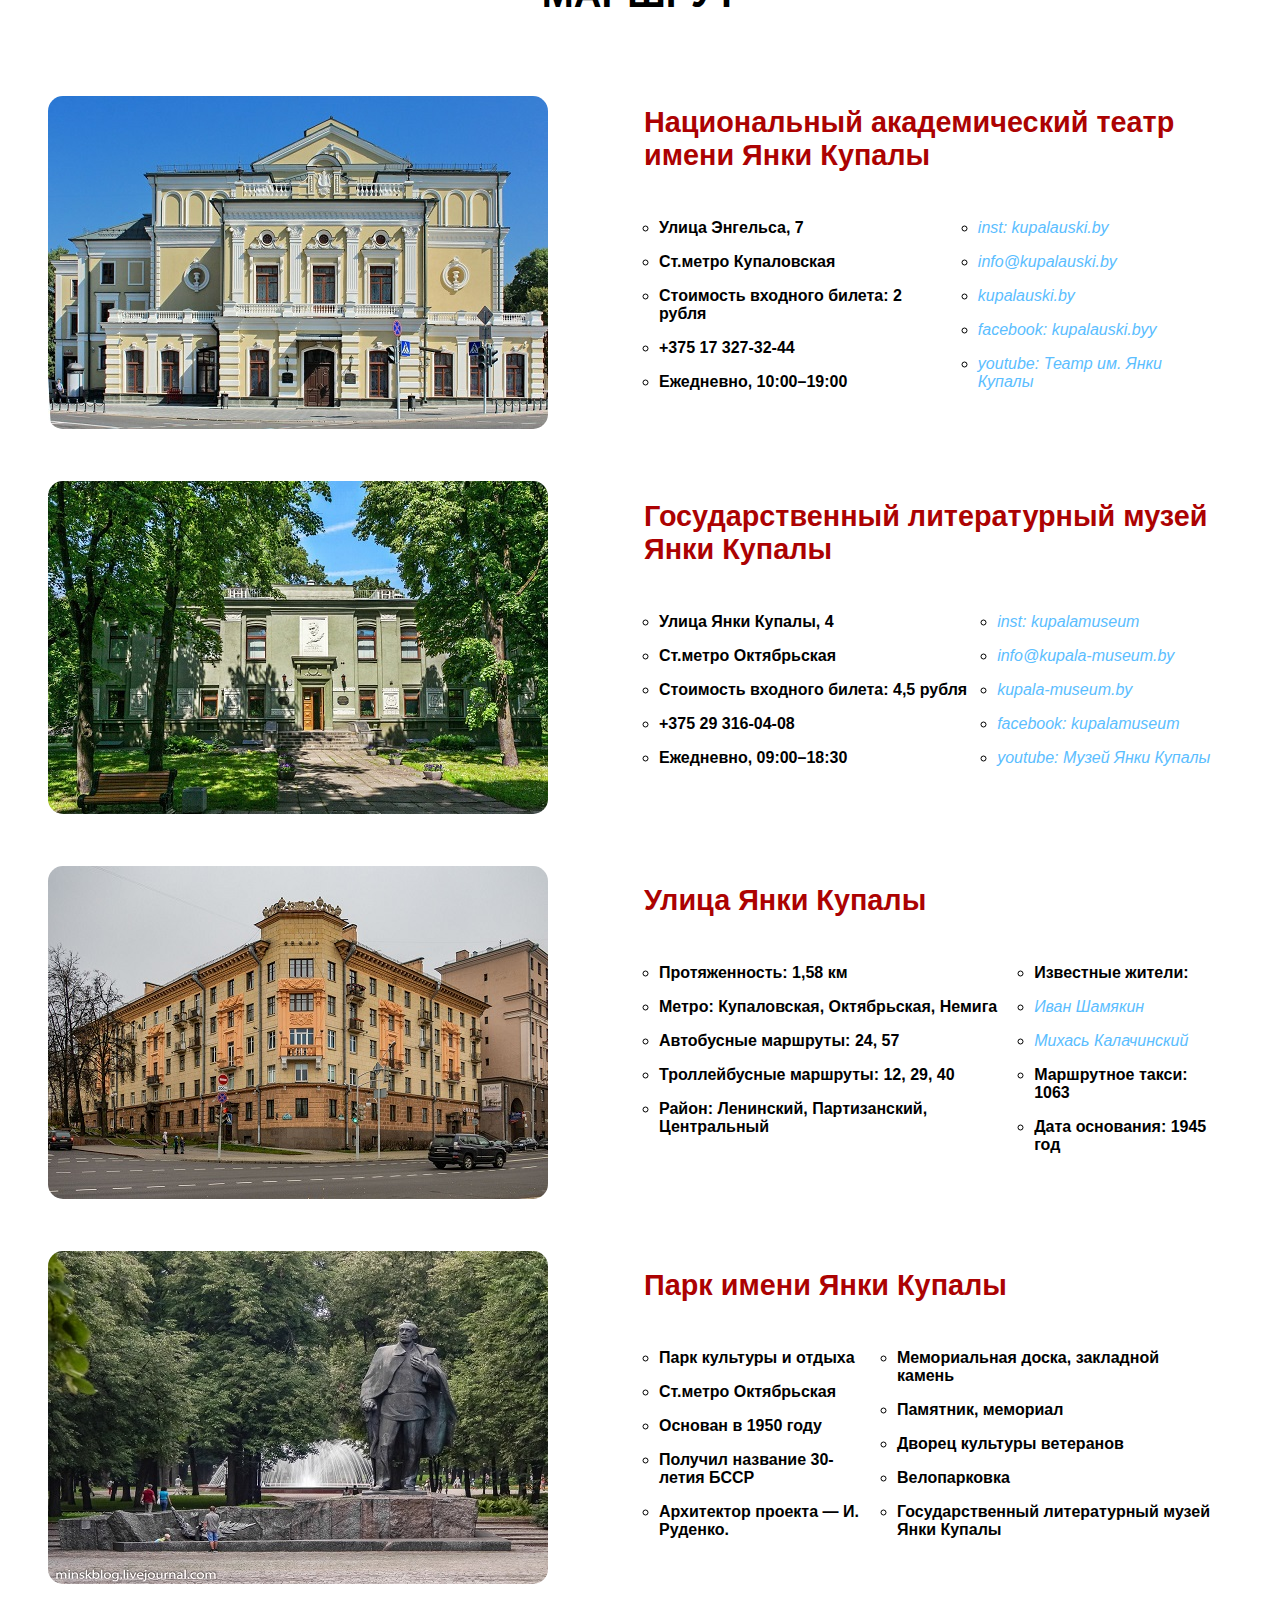
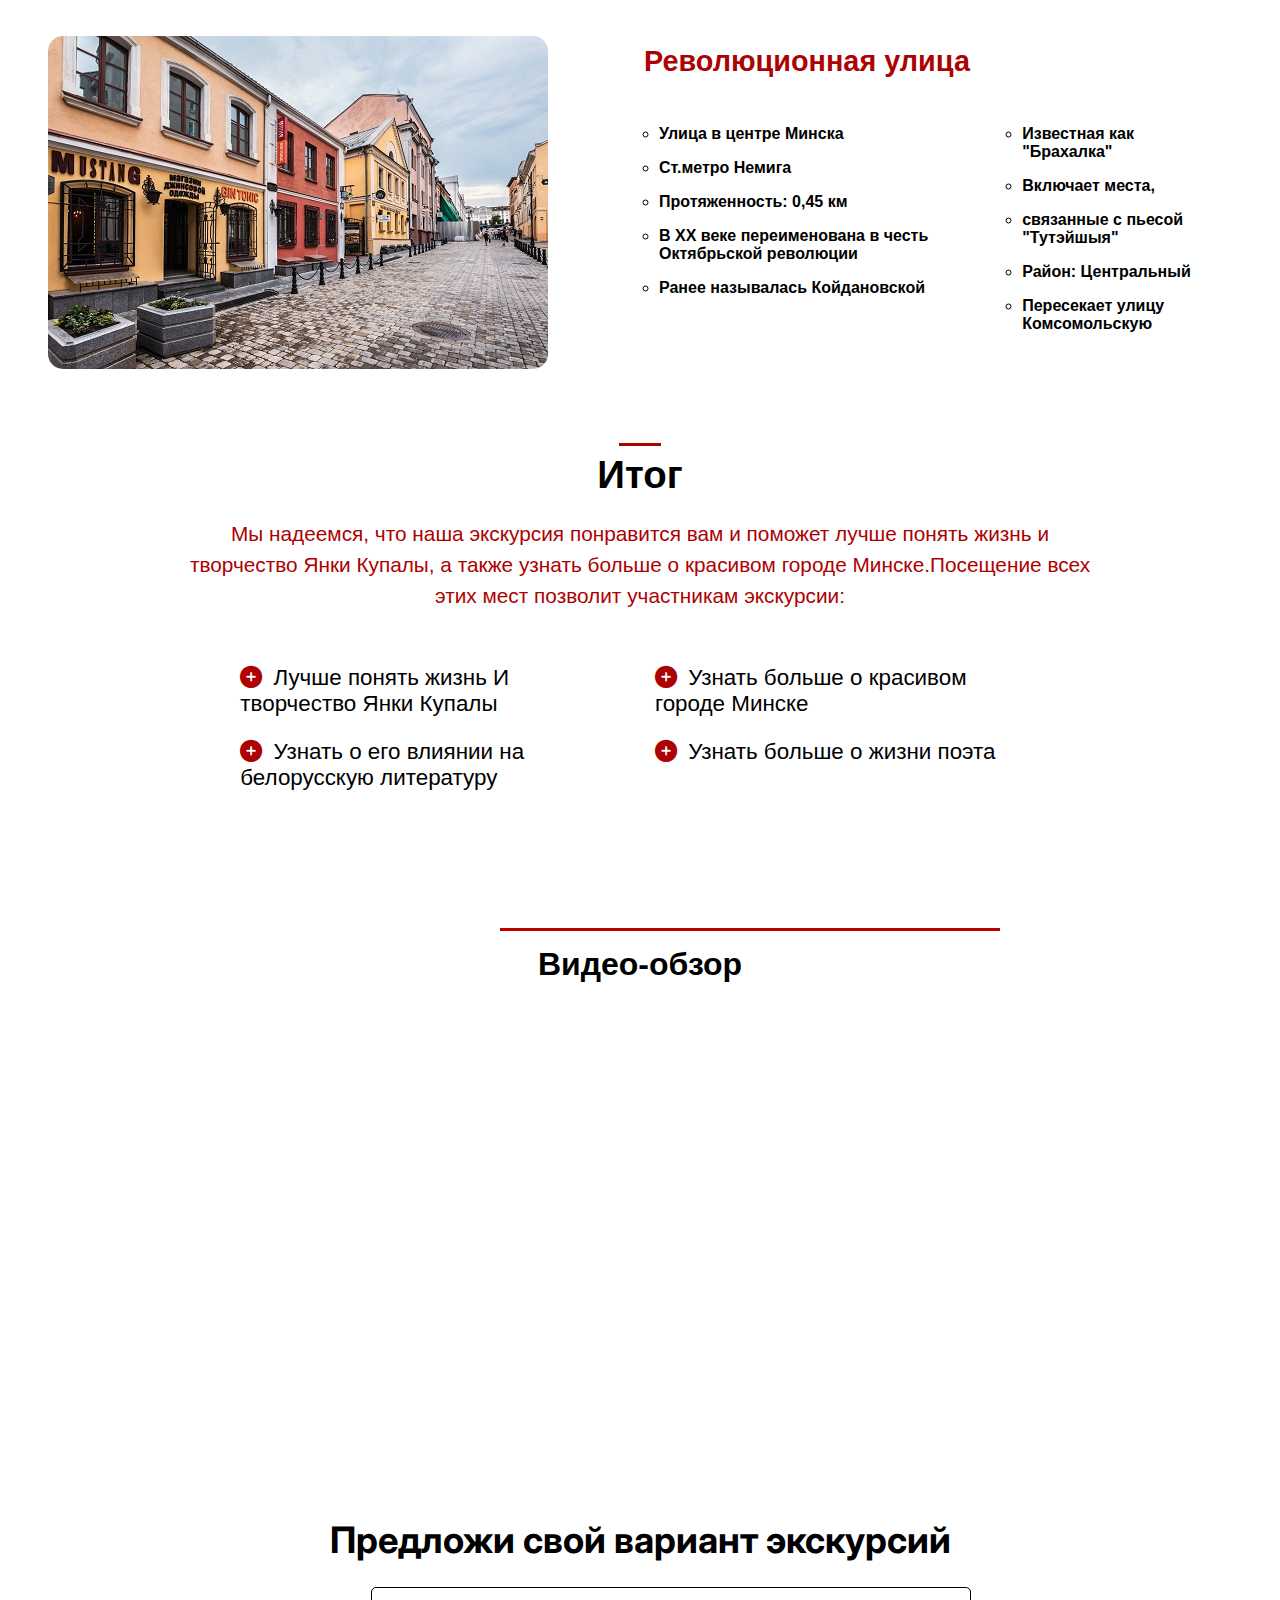
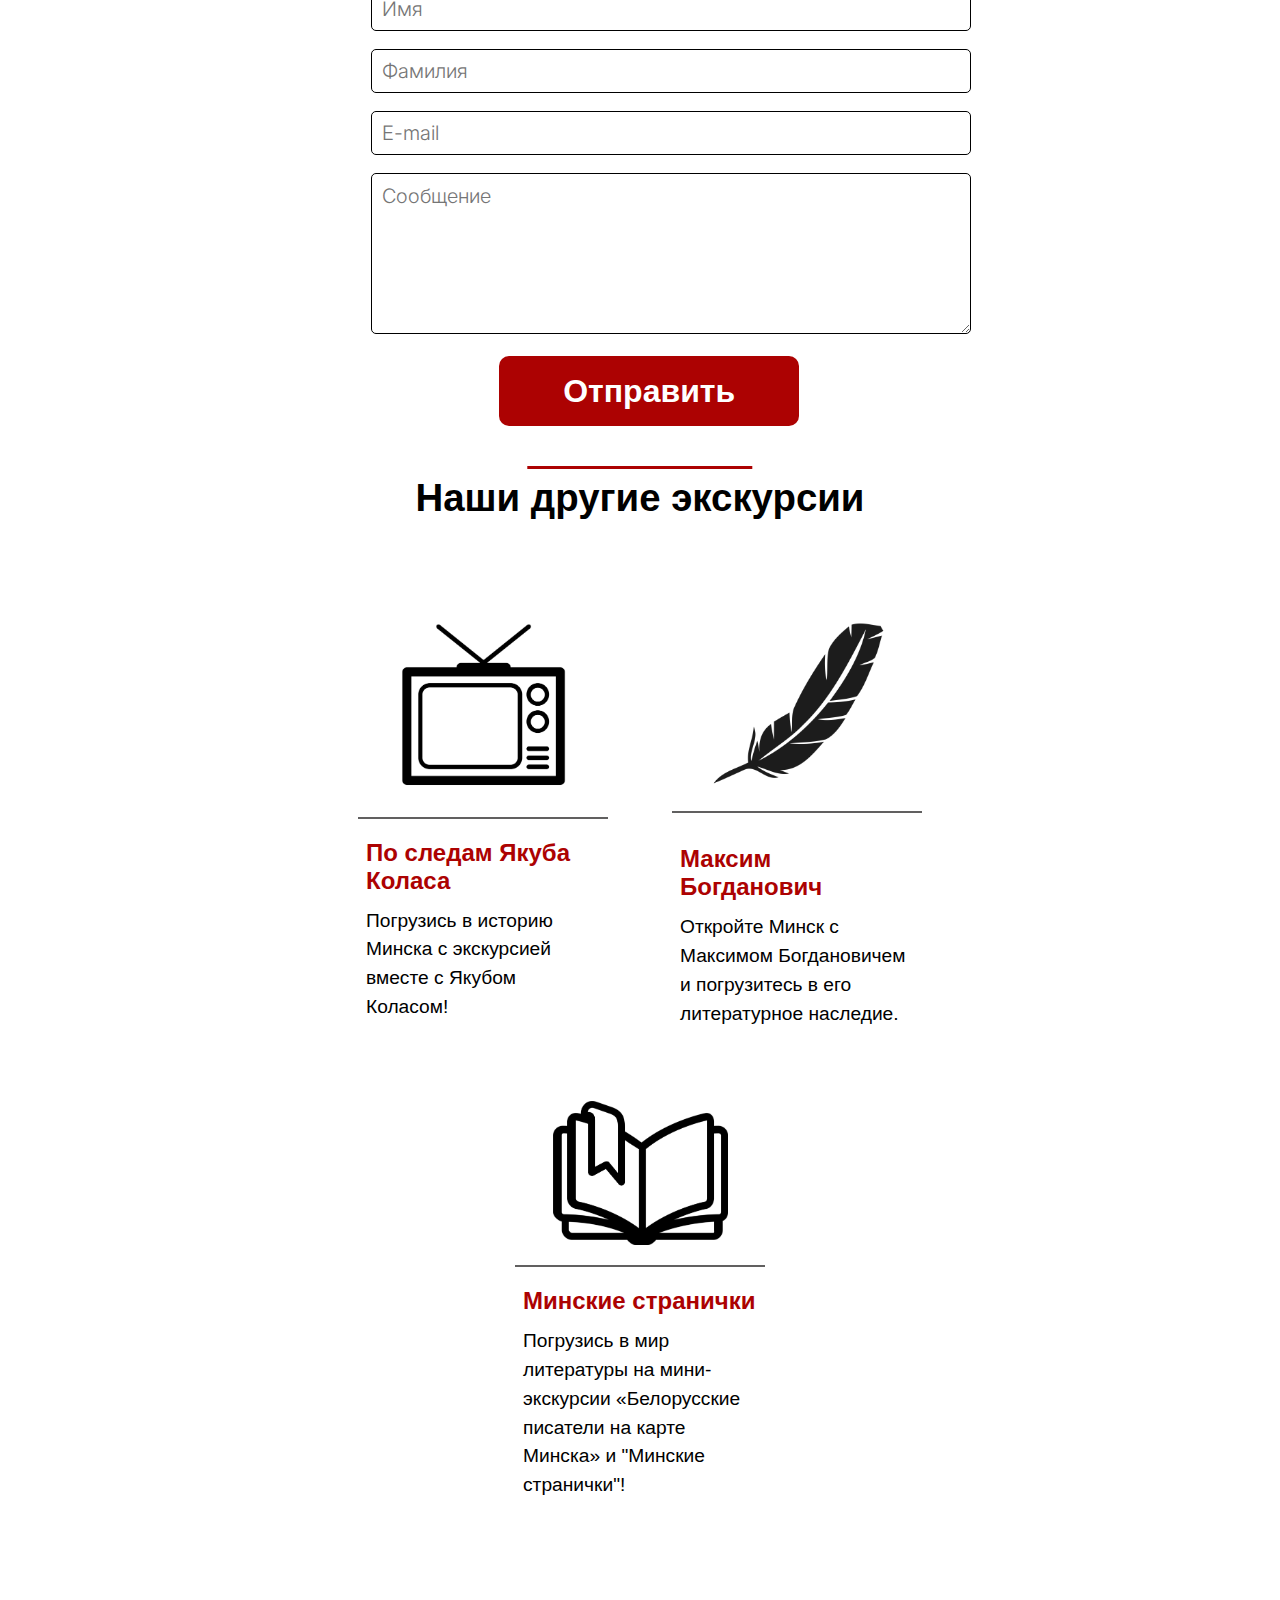
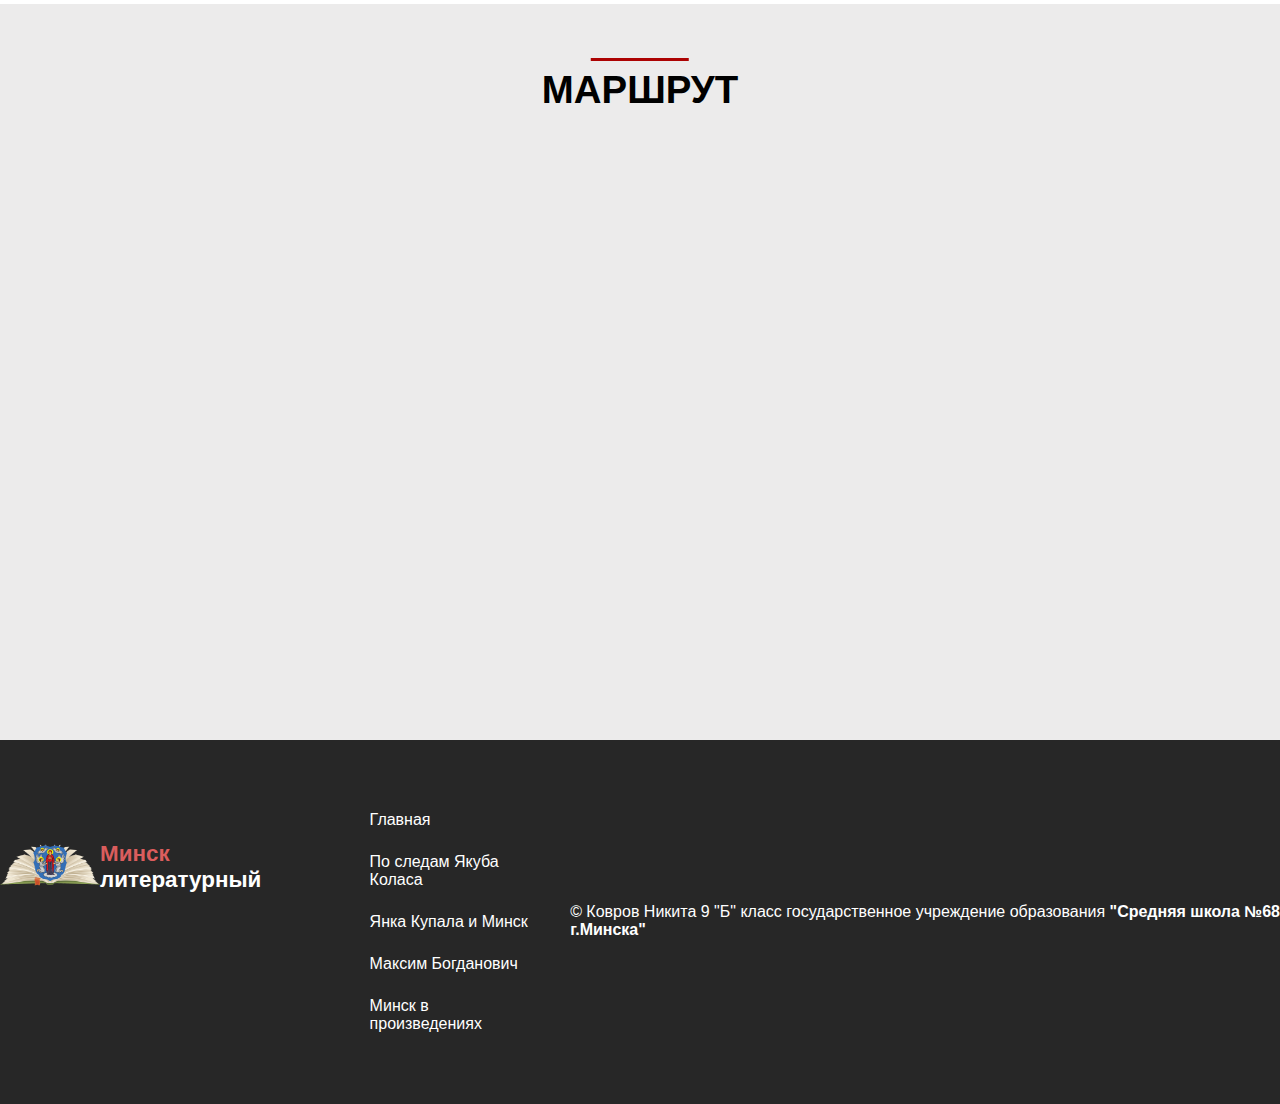
<file: services/kupala.html>
<!DOCTYPE html>
<html lang="ru">

<head>
    <meta charset="UTF-8">
    <meta http-equiv="X-UA-Compatible" content="IE=edge">
    <meta name="viewport" content="width=device-width, initial-scale=1.0">
    <title>Минск Литературный - Янка Купала и Минск</title>
    
    <link rel="shortcut icon" href="../img/герб.png">
    
    
    <link rel="stylesheet" href="https://cdnjs.cloudflare.com/ajax/libs/font-awesome/6.0.0/css/all.min.css">
    
    
    <link rel="stylesheet" href="../style.css">
    <link rel="stylesheet" href="../responsive.css">


    <link rel="stylesheet" href="./responsiveServices.css">

    <link rel="preconnect" href="https://fonts.googleapis.com">
    <link rel="preconnect" href="https://fonts.gstatic.com" crossorigin>
    <link href="https://fonts.googleapis.com/css2?family=Inter:wght@100;200;300;400;500;600;700;800;900&display=swap" rel="stylesheet">
    
</head>

<body>

    <div class="preloader-container">
        <div class="preloader-logo-container">
            <div class="preloader-img">
                <img src="../img/logo2.png" alt="" srcset="">
            </div>
            <div class="preloader-text">
                <a href="#" class="logo-text"> <span class="logo-color">Минск</span> Литературный</a>
            </div>
        </div>
        <div class="loading-text">
            <img src="../img/150x150.gif" alt="loading-text" srcset="">
        </div>
    </div>
    <section id="kupala">

        <header>
            <nav class="main-nav">

                <div class="logo-container">
                    <div class="burger-container">
                        <i class="burger-line"></i>
                        <i class="burger-line"></i>
                        <i class="burger-line"></i>
                    </div>
                    <a href="../index.html"><img class="logo-img" src="../img/герб.png" alt="logo-img"></a>
                    <a href="../index.html" class="logo-text"> <span class="logo-color">Минск</span> Литературный</a>

                </div>
                <div class="quick-burger">
                    <i class="quick-burger-dot"></i>
                    <i class="quick-burger-dot"></i>
                    <i class="quick-burger-dot"></i>
                </div>
                <ul class="nav-link-container" style="text-align: center;">
                    <li><a href="./kolas.html">По следам Якуба Коласа</a></li>
                    <li><a href="./kupala.html" class="bold-href">Янка Купала и Минск</a></li>
                    <li><a href="./bogdanovich.html">Максим Богданович</a></li>
                    <li><a href="./inmap.html">Минск в произведениях</a></li>
                    <a href="kupala-en.html" class="language">EN</a>
                    <a href="kupala-by.html" class="languageBy">BY</a>
                </ul>
            </nav>
        </header>
        <div id="hero-section">
            <div class="first-hero-section">
                <div class="content-container">
                    <div class="down-btn-container">
                        <a href="#description" class="go-down-btn">Перейти к экскурсии</a>
                    </div>
                </div>
            </div>
        </div>

        <div class="info">
            <img src="../img/Янка Купала Инфо 1.png" class="infoImg">
            <div class="frame">
                <div class="underline"></div>
                <p class="infoTitle">Янка Купала</p>
                <img src="../img/Верхняя кавычка.png" class="up">
                <img src="../img/Нижняя кавычка.png" class="down">
                <p class="phrase">Я шлях, якому век няма спакою</p>
                <div class="upperline"></div>
                <p class="infoText">Первый и самый народный поэт белорусской земли, заступник народных интересов, трибун национального Возрождения, он стал для белорусов литературным классиком и настоящим символом нации.</p>
            </div>
        </div>
    </section>
<section id="description">
        <h1 class="section-header main-h-desc-container">ЯНКА КУПАЛА И МИНСК</h1>
        <p class="main-h-desc"><span class="color">Экскурсия посвященная выдающемуся белорусскому поэту Янке Купале и его наследию.<br> <b style="font-size: 25px;"> Участники экскурсии смогут посетить:</b></p>
        <div class="desc-main-container">
            <ul class="desc-container">
                <li><i class="fa-solid fa-circle-plus"></i>Парк культуры и отдыха имени Янки Купалы, где вы сможете насладиться красивой природой, погулять и увидеть памятник поэту.</li>
                <li><i class="fa-solid fa-circle-plus"></i>Национальный академический театр имени Янки Купалы, который является старейшим театром в Беларуси</li>
                <li><i class="fa-solid fa-circle-plus"></i>Государственный литературный музей Янки Купалы, где вы сможете познакомиться с жизнью и творчеством поэта, увидеть его личные вещи и многое другое.</li>
            </ul>
            <ul class="desc-container" style="padding-left: 30px;">
                <li><i class="fa-solid fa-circle-plus"></i>Улица имени Янки Купалы и в парк имени Янки Купалы, названные в честь поэта. Здесь мы сможем увидеть еще один памятник поэту и насладиться красивыми видами.</li>
                <li><i class="fa-solid fa-circle-plus"></i>Места, связанные с пьесой "Тутэйшыя", такие как ул. Революционная, а также другие места в Минске, где происходят события пьесы</li>
            </ul>
        </div>

    </section>

    <section id="services-section">
        <h1 class="section-header">МАРШРУТ</h1>
    </section>

    <section id="services-section">
        <div class="services-service-container">
            <div class="all-services-container">
                
                <div class="services-service-container">
                    
                    <div class="services-service-card SchedualServices">
                        <div class="left-service-img">
                            <img src="../img/theatre-kupala.jpg" alt="" style="border-radius: 15px;">
                        </div>
                        <div class="center-service-content">
                            <div class="center-service-header">
                                <h3>Национальный академический театр имени Янки Купалы</h3>
                            </div>
                            <div class="service-content-dis">
                                <div class="service-content-all-services">
                                    <ul>
                                        <li>Улица Энгельса, 7</li>
                                        <li>Ст.метро Купаловская</li>
                                        <li>Стоимость входного билета: 2 рубля</li>
                                        <li>+375 17 327-32-44</li>
                                        <li>Ежедневно, 10:00–19:00</li>

                                    </ul>
                                    <ul>
                                        <li><a href="https://www.instagram.com/kupalauski.by/?ysclid=lnyklnjsrd805575372" target="_blank" style="font-style: italic; color: #5bbeff; font-weight: lighter; cursor: pointer;">inst: kupalauski.by</a></li>
                                        <li><a href="mailto:info@kupalauski.by" target="_blank" style="font-style: italic; color: #5bbeff; font-weight: lighter; cursor: pointer;">info@kupalauski.by</a></li>
                                        <li><a href="https://kupalauski.by/?ysclid=lnykivq12740519629" target="_blank" style="font-style: italic; color: #5bbeff; font-weight: lighter; cursor: pointer;">kupalauski.by</a></li>
                                        <li><a href="https://www.facebook.com/kupalauski.byy/" target="_blank" style="font-style: italic; color: #5bbeff; font-weight: lighter; cursor: pointer;">facebook: kupalauski.byy</a></li>
                                        <li><a href="https://youtu.be/sLkB8C_fRO8?si=4o4Z6KnGLei0qYx6" target="_blank" style="font-style: italic; color: #5bbeff; font-weight: lighter; cursor: pointer;">youtube: Театр им. Янки Купалы</a></li>
                                    </ul>
                                </div>
                            </div>
                        </div>
                    </div>
                    
                    <div class="services-service-card SchedualServices">
                        <div class="left-service-img">
                            <img src="../img/museum-kupala-outside.jpg" alt="" style="border-radius: 15px;">
                        </div>
                        <div class="center-service-content">
                            <div class="center-service-header">
                                <h3>Государственный литературный музей Янки Купалы</h3>
                            </div>
                            <div class="service-content-dis">

                                <div class="service-content-all-services">
                                    <ul>
                                        <li>Улица Янки Купалы, 4</li>
                                        <li>Ст.метро Октябрьская</li>
                                        <li>Стоимость входного билета: 4,5 рубля</li>
                                        <li>+375 29 316-04-08</li>
                                        <li>Ежедневно, 09:00–18:30</li>

                                    </ul>
                                    <ul>
                                        <li><a href="https://www.instagram.com/kupalamuseum/?ysclid=lnyl9te17p756474320" target="_blank" style="font-style: italic; color: #5bbeff; font-weight: lighter; cursor: pointer;">inst: kupalamuseum</a></li>
                                        <li><a href="mailto:info@kupala-museum.by" target="_blank" style="font-style: italic; color: #5bbeff; font-weight: lighter; cursor: pointer;">info@kupala-museum.by</a></li>
                                        <li><a href="https://kupala-museum.by/ru/?ysclid=lnyl7pa0w4630805606" target="_blank" style="font-style: italic; color: #5bbeff; font-weight: lighter; cursor: pointer;">kupala-museum.by</a></li>
                                        <li><a href="https://www.facebook.com/kupalamuseum/" target="_blank" style="font-style: italic; color: #5bbeff; font-weight: lighter; cursor: pointer;">facebook: kupalamuseum</a></li>
                                        <li><a href="https://www.youtube.com/watch?v=OtAO8lg-iLM" target="_blank" style="font-style: italic; color: #5bbeff; font-weight: lighter; cursor: pointer;">youtube: Музей Янки Купалы</a></li>
                                    </ul>
                                </div>
                            </div>

                        </div>
                    </div>
                    
                    <div class="services-service-card SchedualServices">
                        <div class="left-service-img">
                            <img src="../img/kupala-street.jpg" alt="" style="border-radius: 15px;">
                        </div>
                        <div class="center-service-content">
                            <div class="center-service-header">
                                <h3>Улица Янки Купалы</h3>
                            </div>
                            <div class="service-content-dis">

                                <div class="service-content-all-services">
                                    <ul>
                                        <li>Протяженность: 1,58 км</li>
                                        <li>Метро: Купаловская, Октябрьская, Немига</li>
                                        <li>Автобусные маршруты: 24, 57</li>
                                        <li>Троллейбусные маршруты: 12, 29, 40</li>
                                        <li>Район: Ленинский, Партизанский, Центральный</li>

                                    </ul>
                                    <ul>
                                        <li>Известные жители:</li>
                                        <li><a href="https://ru.wikipedia.org/wiki/%D0%A8%D0%B0%D0%BC%D1%8F%D0%BA%D0%B8%D0%BD,_%D0%98%D0%B2%D0%B0%D0%BD_%D0%9F%D0%B5%D1%82%D1%80%D0%BE%D0%B2%D0%B8%D1%87" target="_blank" style="font-style: italic; color: #5bbeff; font-weight: lighter; cursor: pointer;">Иван Шамякин</a></li>
                                        <li><a href="https://ru.wikipedia.org/wiki/%D0%9A%D0%B0%D0%BB%D0%B0%D1%87%D0%B8%D0%BD%D1%81%D0%BA%D0%B8%D0%B9,_%D0%9C%D0%B8%D1%85%D0%B0%D1%81%D1%8C_%D0%98%D0%B2%D0%B0%D0%BD%D0%BE%D0%B2%D0%B8%D1%87" target="_blank" style="font-style: italic; color: #5bbeff; font-weight: lighter; cursor: pointer;">Михась Калачинский</a></li>
                                        <li>Маршрутное такси: 1063</li>
                                        <li>Дата основания: 1945 год</li>
                                    </ul>
                                </div>
                            </div>
                        </div>
                    </div>
                </div>
                <div class="services-service-card SchedualServices">
                    <div class="left-service-img">
                        <img src="../img/park-kupala.jpg" alt="" style="border-radius: 15px;">
                    </div>
                    <div class="center-service-content">
                        <div class="center-service-header">
                            <h3>Парк имени Янки Купалы</h3>
                        </div>
                        <div class="service-content-dis">

                            <div class="service-content-all-services">
                                <ul>
                                    <li>Парк культуры и отдыха</li>
                                    <li>Ст.метро Октябрьская</li>
                                    <li>Основан в 1950 году</li>
                                    <li>Получил название 30-летия БССР</li>
                                    <li>Архитектор проекта — И. Руденко.</li>

                                </ul>
                                <ul>
                                    <li>Мемориальная доска, закладной камень</li>
                                    <li>Памятник, мемориал</li>
                                    <li>Дворец культуры ветеранов</li>
                                    <li>Велопарковка</li>
                                    <li>Государственный литературный музей Янки Купалы</li>
                                </ul>
                            </div>
                        </div>

                    </div>
                </div>

                <div class="services-service-card SchedualServices">
                    <div class="left-service-img">
                        <img src="../img/revolution-street.jpg" alt="" style="border-radius: 15px;">
                    </div>
                    <div class="center-service-content">
                        <div class="center-service-header">
                            <h3>Революционная улица</h3>
                        </div>
                        <div class="service-content-dis">

                            <div class="service-content-all-services">
                                <ul>
                                    <li>Улица в центре Минска</li>
                                    <li>Ст.метро Немига</li>
                                    <li>Протяженность: 0,45 км</li>
                                    <li>В XX веке переименована в честь Октябрьской революции</li>
                                    <li>Ранее называлась Койдановской</li>

                                </ul>
                                <ul>
                                    <li>Известная как "Брахалка"</li>
                                    <li>Включает места,</li>
                                    <li>связанные с пьесой "Тутэйшыя"</li>
                                    <li>Район: Центральный</li>
                                    <li>Пересекает улицу Комсомольскую</li>
                                </ul>
                            </div>
                        </div>

                    </div>
                </div>
    </section>

    
    <section id="description">
        <h1 class="section-header main-h-desc-container">Итог</h1>
        <p class="main-h-desc"><span class="color">Мы надеемся, что наша экскурсия понравится вам и поможет лучше понять жизнь и творчество Янки Купалы, а также узнать больше о красивом городе Минске.Посещение всех этих мест позволит участникам экскурсии:</p>
        <div class="desc-main-container">
            <ul class="desc-container">
                <li><i class="fa-solid fa-circle-plus"></i>Лучше понять жизнь И творчество Янки Купалы</li>
                <li><i class="fa-solid fa-circle-plus"></i>Узнать о его влиянии на белорусскую литературу</li>
            </ul>
            <ul class="desc-container">
                <li><i class="fa-solid fa-circle-plus"></i>Узнать больше о красивом городе Минске</li>
                <li><i class="fa-solid fa-circle-plus"></i>Узнать больше о жизни поэта</li>
            </ul>
        </div>

    </section>

    <div class="space" style="height: 100px;"></div>

    <div class="underlineYT"></div>

    <h1 class="youtubeTitle">Видео-обзор</h1>

    <div class="youtubeCont">
        <iframe width="560" height="315" src="https://www.youtube.com/embed/WBT524S-mRs?si=9QvwXo4y63r1NtS0" title="YouTube video player" frameborder="0" allow="accelerometer; autoplay; clipboard-write; encrypted-media; gyroscope; picture-in-picture; web-share" allowfullscreen class="youtube"></iframe>
    </div>
    
    <section id="form">
        <h1 class="formTitle">Предложи свой вариант экскурсий</h1>
        <form action="#form" method="post" class="formForm">
            <input type="text" id="name" name="name" required placeholder="Имя" class="formInput"><br><br>
    
            <input type="text" id="surname" name="surname" required placeholder="Фамилия" class="formInput"><br><br>
    
            <input type="email" id="email" name="email" required placeholder="E-mail" class="formInput"><br><br>

            <textarea id="message" name="message" rows="6" cols="30" required placeholder="Сообщение" class="formTextarea"></textarea><br><br>
    
            <input type="submit" value="Отправить" class="sendButton">
        </form>
    </section>

    
    <section id="our-excursion-section">
        <h1 class="section-header">Наши другие экскурсии</h1>
        <div class="our-excursion-main-container">
		
		
		<a href="../services/kolas.html" style="color: #000;">
            <div class="our-excursion-container">
                <div class="our-excursion-card">
                    <div class="our-excursion-card-img-container">
                        <img src="../img/tv-ico.png" alt="howitworks1">
                    </div>
                    
                        <div class="our-excursion-card-dis">
                            <h3>По следам Якуба Коласа</h3>
                            <p>Погрузись в историю Минска с экскурсией вместе с Якубом Коласом!</p>
                        </div>
                    </div></a>
<a href="./bogdanovich.html" style="color: #000;">
                <div class="our-excursion-card">
                    <div class="our-excursion-card-img-container">
                        <img src="../img/pero.png" alt="howitworks1">
                    </div>
                    
					<div class="our-excursion-card-dis">
                        <h3>
                            <div class="num"></div><h3>Максим Богданович</h3>
                        <p>Откройте Минск с Максимом Богдановичем и погрузитесь в его литературное наследие.</p>
                    </div>
					
					</div></a>
                <a href="./inmap.html" style="color: #000;">
				<div class="our-excursion-card">
                    <div class="our-excursion-card-img-container">
                        <img src="../img/book-ico.png" alt="howitworks1">
                    </div>
                    
					<div class="our-excursion-card-dis">
                        <h3>Минские странички</h3>
                       <p>Погрузись в мир литературы на мини-экскурсии «Белорусские писатели на карте Минска» и "Минские странички"!</p>
                    </div>
					
                </div></a>
            
        </div>
    </section>

<section id="map-section">
        <h1 class="section-header main-h-desc-container">МАРШРУТ</h1>
        <div class="map-inner-container">
            <div class="form-map-container">
                <iframe src="https://yandex.ru/map-widget/v1/?um=constructor%3A714c0d6a317e528588d9082c5019082f464dbff25eb2f4fd9b5967683dc6b1fc&amp;source=constructor" width="1252" height="720" frameborder="0"></iframe>
            </div>
        </div>
    </section>


    <footer>
        <div class="left-footer-container">
            <div class="footer-logo-container">
                <a href="./index.html"><img class="logo-img" src="../img/logo2.png" alt=""></a>
                <a href="./index.html" class="logo-text"> <span class="logo-color">Минск</span> литературный</a>
            </div>
            <ul class="footer-links-container">
                <li><a href="../index.html">Главная</a></li>
                    <li><a href="./kolas.html">По следам Якуба Коласа</a></li>
                    <li><a href="./kupala.html">Янка Купала и Минск</a></li>
                    <li><a href="./bogdanovich.html">Максим Богданович</a></li>
                    <li><a href="./inmap.html">Минск в произведениях</a></li>
            </ul>
        </div>
        <div class="footer-disc-container">
            <p class="copyright">&copy; Ковров Никита 9 "Б" класс государственное учреждение образования <a href="http://sch68.minsk.edu.by/" class="school">"Средняя школа №68 г.Минска"</a></p>
        </div>
		<div class="btn-up btn-up_hide"></div>
    </footer>

</body>
<script src="https://cdnjs.cloudflare.com/ajax/libs/gsap/3.9.1/gsap.min.js"></script>
<script src="https://cdnjs.cloudflare.com/ajax/libs/jquery/3.6.0/jquery.min.js"></script>
<script src="https://smtpjs.com/v3/smtp.js"></script>
<script src="./service.js"></script>

</html>
</file>
<file: style.css>
:root {
    --theme-color: rgb(172, 2, 2);
    --second-theme-color: #272727;
    --text-main-color: #ffffff;
    --text-second-color: #616060;
    scroll-behavior: smooth;
}

* {
    margin:0;
    padding: 0;
    box-sizing: border-box;
}

a {
    text-decoration: none;
}

ul {
    list-style-type: circle;
	margin: 15px;
}

body {
    font-family: Arial, Helvetica, sans-serif;

}

.preloader-container {
    min-height: 100%;
    position: fixed;
    pointer-events: none;
    cursor: none;
    z-index: 101;
    background-color: var(--second-theme-color);
    width: 100%;
    display: flex;
    justify-content: center;
    align-items: center;
    flex-direction: column;
}

.preloader-logo-container {
    display: flex;
    justify-content: center;
    align-items: center;
}
.desc-container {
	width: 50%;
}
.preloader-img {
    max-width: 150px;
}

.preloader-img img {
    width: 100%;
}

.preloader-text {
    transform: translateX(-30%);
}

.loading-text {
    width: 100px;
    margin: 0 auto;
}

.loading-text img {
    width: 100%;
}

.quick-contact-nav {
    height: 50px;
    width: 100%;
    background-color: var(--second-theme-color);
    display: flex;
    justify-content: space-around;
    align-items: center;
    transform-origin: left;
    transition: all .4s ease;
    position: fixed;
    transform: translateY(0);
    z-index: 100;
}

.quick-contact-nav-hide {
    transform: translateY(-100%);
}

.quck-contact-phone-location {
    display: flex;
}

.quick-phone-container {
    display: flex;
    margin-left: 4em;
}

.quck-contact-phone-location a {
    color: var(--text-main-color);
    text-decoration: none;
    transition: all .4s ease;
}

.quck-contact-phone-location a i {
    margin-right: .1em;
    color: var(--theme-color);
}

[data-nav-icon="nav-icon"] {
    margin-left: .5em;
}

.quick-contact-logos {
    display: flex;
    align-items: center;
}

.quick-contact-logos a {
    margin: 0 1em;
}

.wp-img {
    width: 25px;
    margin-top: 5px;
}

.just-dial-img {
    width: 95px;
    margin-top: 5px;
}

#main-section {
    background-image: linear-gradient(to bottom, rgba(0, 0, 0, 0.4), rgba(8, 8, 8, 0.4)), url('./img/minsk.jpg');

    background-position: center;
    background-size: cover;
    max-height: 100vh;
}

#hero-section {
    height: 100vh;
    width: 100%;
    margin-bottom: 70px;
}

#main-section::before {
    position: absolute;
    content: '';
    top: 0;
    left: 0;
    width: 100%;
    height: 100vh;
    background-color: rgba(0, 0, 0, 0.3);
    z-index: -1;
}

.main-nav {
    display: flex;
    justify-content: space-between;
    padding: 2% 5%;
    align-items: center;
    height: 50px;
    position: absolute;
    top: 50px;
    transition: all .4s ease;
    width: 100%;
    z-index: 10;
    background-color: transparent;
}

.main-nav-active {
    top: 0;
    background-color: var(--second-theme-color);
}

.main-nav-active-back-ground {
    background-color: var(--second-theme-color);
}

.logo-container {
    height: 100px;
    display: flex;
    justify-content: center;
    align-items: center;
}

.logo-container a {
    text-decoration: none;
    color: var(--text-main-color);
}

.logo-img {
    width: 100px;
    height: 90px;
}

.logo-text {

    font-size: 1.4rem;
    font-weight: bold;
    color: white;
}

.logo-color {
    color: rgb(219, 93, 93);
}

.nav-link-container {
    display: flex;
    align-items: center;
}

.nav-link-container li {
    margin: 0 2em;
    list-style: none;
}

.nav-link-container li a {
    color: var(--text-main-color);
    text-decoration: none;
    position: relative;
}

.bold-href {
    font-weight: bold;
    font-size: 20px;
	text-transform: uppercase;
	
	
}
a:active {
text-decoration: inherit;	
}
.nav-link-container li a::before {
    position: absolute;
    content: '';
    width: 100%;
    left: 0;
    bottom: -5px;
    height: 3px;
    background-color: var(--theme-color);
    transition: transform .4s ease;
    transform-origin: right;
    transform: scaleX(0);
}

.nav-link-container li a:hover::before {
    transform: scaleX(1);
    transform-origin: left;
}

.content-container {
    position: absolute;
    top: 85%;
    left: 85%;
    width: 400px;
    transform: translate(-50%, -50%);
}

.content-container-main {
    position: absolute;
    top: 50%;
    left: 50%;
    transform: translate(-50%, -50%);
}

.content-container::before {
    content: '';
    position: absolute;
    top: -.2em;
    left: 50%;
    transform: translateX(-50%);
    height: 3px;
    width: 20%;
    background-color: var(--theme-color);
    font-weight: bold;
}

.content-container-main::before {
    content: '';
    position: absolute;
    top: -.2em;
    left: 50%;
    transform: translateX(-50%);
    height: 3px;
    width: 20%;
    background-color: var(--theme-color);
    font-weight: bold;
}

.hero-header {
    position: relative;
    color: var(--text-main-color);
    font-size: 3.5rem;
    transform: translateY(0);
    opacity: 1;
    transition: all .5s ease;
    text-align: center;
}

.hero-header-hide {
    transform: translateY(20%);
    opacity: 0;
    transition: all .5s ease;
}

.go-down-btn {
    text-align: center;
}

.down-btn-container {
    width: 100%;
    text-align: center;
    margin-top: 3em;
}

.go-down-btn {
    font-size: 1.5rem;
    text-decoration: none;
    color: var(--text-main-color);
    background-color: var(--theme-color);
    padding: .6em 1.8em;
    position: relative;
    z-index: 1;
    display: inline-block;
    overflow: hidden;
    box-shadow: 3px 2px 4px -1px rgba(0, 0, 0, 0.75);
}

.go-down-btn::before {
    content: '';
    position: absolute;
    left: 0;
    top: 0;
    width: 100%;
    height: 100%;
    z-index: -1;
    background-color: var(--second-theme-color);
    transform: translateX(-100%);
    transition: all .4s ease;
}

.go-down-btn:hover::before {
    transform: translateX(0);
}



#excursion-section {
    margin-top: 50px;
}

.section-header {
    text-align: center;
    font-size: 2.4rem;
    position: relative;
    display: inline-block;
    left: 50%;
    transform: translateX(-50%);
}

.section-header-aim {
    text-align: center;
    font-size: 2.4rem;
    position: relative;
    display: inline-block;
    left: 50%;
    transform: translateX(-50%);
}


.aim-header {
    transform: translateX(-100%);
    padding-bottom: 15px;
}

.section-header::before {
    content: '';
    position: absolute;
    left: 50%;
    top: -10px;
    transform: translateX(-50%);
    height: 3px;
    background-color: var(--theme-color);
    width: 50%;
}

.excursion-container {
    width: 100%;
    margin: 2em auto;
    display: flex;
    flex-wrap: wrap;
    justify-content: center;
    align-items: center;
}

.excursion-card {
    max-width: 500px;
    max-width: 550px;
    display: flex;
    padding: .5em;
    margin: 1em;
    transition: all 0.4s ease-in-out;
}

.excursion-icon {
    margin-right: 1.5em;
    display: flex;
    justify-content: center;
    align-items: center;
}

.excursion-icon .ico {
    width: 110px;
    height: 110px;
    font-size: 50px;
    color: var(--text-main-color);

    box-shadow: 3px 2px 4px -1px rgba(0, 0, 0, 0.75);
    padding: .4em;
    border-radius: 50%;
    display: flex;
    justify-content: center;
    align-items: center;
}
.kolas {
	    background-image: url(./img/kolas.jpg);
}
.excursion-dis h2 {
    font-weight: lighter;
    margin-bottom: 1em;
}

.excursion-dis p {
    line-height: 1.6em;
    color: var(--text-second-color);
    text-align: justify;
}

.kupala {
    background-image: url('./img/kupala.jpg');
}

.bogdanovich {
    background-image: url('./img/bogdanovich.jpg');
}

.inmap {
    background-image: url('./img/inmap.PNG');
}

.mpages {
    background-image: url('./img/barmaley.jpg');
}



#our-aim-section {
    width: 100%;
    padding: 2em;
    margin: 4em auto;
    background-color: #e7e6e6cb;
}

.our-aim-inner-container {
    display: flex;
    width: 90%;
    margin: 0 auto;
    justify-content: space-around;
    align-items: center;
}

.history-header {
    left: 0;
    transform: translateX(0);
    margin-bottom: 1em;
}

.history-header::before {
    left: 0;
    top: -10px;
    transform: translateX(0);
}

.left-our-aim-dis {
    width: 40%;
}

.left-our-aim-dis p {
    line-height: 1.6em;
}

.second-aim-dis {
    margin: 2em 0;
    color: var(--text-second-color);
}

.right-aim-img-container {
    width: 45%;
    margin-left: 2em;
}

.right-aim-img-container img {
    width: 100%;
    object-fit: cover;
    object-position: center;
    border-radius: 15px;
}




.metod-card-container {
    margin-top: 4em;
}

.metod-card-row {
    padding: 0 1em;
    display: flex;
    width: 90%;
    margin: 0 auto;
}

.metod-card {
    padding: 2em;
    min-height: 350px;
    display: flex;
    width: 50%;
    flex-direction: column;
    justify-content: center;
}

.background-icon-container i {
    font-size: 4rem;
}

.metod-card-icon i {
    font-size: 4rem;
}

.metod-card-dis-header {
    margin: 1em 0;
    border-bottom: 1px solid var(--text-main-color);
}

.metod-card-dis p {
    font-size: 1.2rem;
    line-height: 1.6em;
    text-align: justify;
}

.metod-card:first-child {
    background-color: var(--second-theme-color);
    color: white;
}

.metod-card-row:first-child .metod-card:nth-child(2) {
    background-color: rgba(231, 230, 230, 0.796);
    color: black;
}

.metod-card-row:nth-child(2) .metod-card:nth-child(1) {
    background-color: rgba(231, 230, 230, 0.796);
    color: black;
}

.metod-card-row:nth-child(2) .metod-card:nth-child(2) {
    background-color: var(--theme-color);
    color: white;
}

.metod-card-row:nth-child(3) .metod-card:nth-child(2) {
    background-color: rgba(231, 230, 230, 0.796);
    color: black;
}

.metod-card-row:nth-child(2) .metod-card:nth-child(1) .metod-card-dis-header,
.metod-card-row:nth-child(3) .metod-card:nth-child(2) .metod-card-dis-header,
.metod-card-row:first-child .metod-card:nth-child(2) .metod-card-dis-header {
    border-bottom: 1px solid black;
}




#description {
    margin-top: 6em;
}

.latest-work-container {
    width: 90%;
    margin: 4em auto;
    display: flex;
    flex-wrap: wrap;
    justify-content: center;
    align-items: center;
}

.latest-work-card-container {
    max-width: 350px;
    box-shadow: 3px 2px 8px -1px rgba(0, 0, 0, .3);
    margin: 2em;
    cursor: pointer;
    border-radius: 20px;
    overflow: hidden;
}

.latest-work-card-img-container {
    width: 100%;
    background: rgba(231, 230, 230, 0.796);
}

.latest-work-card-img-container img {
    width: 100%;
    object-fit: cover;
    object-position: center;
}

.latest-work-card-dis {
    color: var(--theme-color);
    background: rgba(231, 230, 230, 0.796);
    background: white;
    text-align: center;
    padding: .5em 0;
}




#map-section {
    margin-top: 4em;
    width: 100%;
    background-color: #e7e6e6cb;
    padding: 4em 0;
}

.main-h-desc-container {
    color: black;
}
#kupala {
    background-image: linear-gradient(to bottom, rgba(0, 0, 0, 0.4), rgba(8, 8, 8, 0.4)), url('./img/museum-kupala.jpg');
    background-size: cover;
}
#kolas {
    background-image: linear-gradient(to bottom, rgba(0, 0, 0, 0.4), rgba(8, 8, 8, 0.4)), url('./img/kolasHeader.jpg');
    background-size: cover;
}
#bogdanovich {
    background-image: linear-gradient(to bottom, rgba(0, 0, 0, 0.4), rgba(8, 8, 8, 0.4)), url('./img/museum-bogdanovich-inside.jpg');
    background-size: cover;
}
#inmap {
    background-image: linear-gradient(to bottom, rgba(0, 0, 0, 0.4), rgba(8, 8, 8, 0.4)), url('./img/museum.jpg');
    background-size: cover;
}
.map-inner-container {
    width: 90%;
    margin: 0 auto;
    display: flex;
    align-items: center;
    justify-content: space-between;
    margin-top: 4em;
    position: relative;
}

#main-form,
.form-map-container {
    width: 100%;
    border-radius: 15px;
	height: 500px;
}

#main-form {
    background-color: var(--second-theme-color);
    padding: 1em;
}

.input-container {
    display: flex;
    flex-direction: column;
    position: relative;
    margin: 2em 0;
}

.input-container input,
#textdis {
    padding: .6em .4em;
    font-size: 1rem;
    background-color: var(--text-second-color);
    color: var(--text-main-color);
    border-radius: 5px;
    outline: none;
    resize: none;
}

.input-container label {
    color: var(--text-main-color);
    position: absolute;
    top: 50%;
    transform: translate(10%, -50%);
    transition: all .4s ease;
}

#textDisLabel {
    top: 8%;
}

.input-container input:focus~label {
    top: -25%;
    font-size: .8rem;
    color: var(--theme-color);
}

.input-container input:not(:placeholder-shown)~label {
    top: -25%;
    font-size: .8rem;
    color: var(--theme-color);
}

#textdis:not(:placeholder-shown)~#textDisLabel,
#textdis:focus~#textDisLabel {
    top: -5%;
    font-size: .8rem;
    color: var(--theme-color);
}

.submit-btn-container {
    overflow: hidden;
    position: relative;
}

#submit-btn {
    font-size: 1.4rem;
    padding: .6em 2em;
    border-radius: 25px;
    border: none;
    cursor: pointer;
    background-color: var(--theme-color);
    color: var(--text-main-color);
    transition: all .6s ease;
}

.submit-btn-hide {
    transform: translateY(120%);
}

.thank-you-message {
    position: absolute;
    top: 50%;
    left: 50%;
    transform: translate(-50%, -50%);
    color: white;
    display: none;
    transition: all .3s ease;
    width: 100%;
    text-align: center;
}

.thank-you-message-active {
    display: block;
}

.error {
    color: red;
    margin-top: .5em;
    margin-left: .8em;
    display: none;
    transition: all .4s ease;
}

.error-active {
    display: block;
}


.form-map-container iframe {
    width: 100%;
    height: 100%;
    object-fit: cover;
    object-position: center;
    border-radius: 15px;
}




footer {
    background-color: var(--second-theme-color);
    padding: 2em 0;
    display: flex;
    justify-content: center;
    align-items: center;
}

.left-footer-container {
    display: flex;
}

.footer-logo-container {
    height: 100px;
    width: 370px;
    display: flex;
    justify-content: center;
    align-items: center;
    padding-top: 90px;
}

.footer-links-container li {
    list-style: none;
    margin: 1.5em;
    align-items: center;
    justify-content: center;
}

.footer-links-container li a {
    color: white;
}

#footer-form {
    background-color: rgba(0, 0, 0, 0.3);
    padding: .2em .8em;
    align-items: center;
    justify-content: center;
}

#footer-form input {
    outline: none;
    border: 1px solid var(--text-main-color);
    font-size: 1.3rem;
    padding: .4em .6em;
    background-color: #616060;
    color: white;
    align-items: center;
    justify-content: center;
}

#footer-form input:focus {
    border: 1px solid var(--theme-color);
}

#footer-form button {
    color: var(--theme-color);
    font-size: 1.3rem;
    padding: .4em;
    cursor: pointer;
    background-color: rgba(0, 0, 0, 0.3);
    border: none;
}

.copyright {
    margin-top: 2em;
    color: var(--text-main-color);
    padding-bottom: 35px;
    align-items: center;
    justify-content: center;
}

.credit {
    color: white;
    align-items: center;
    justify-content: center;
}

.credit i {
    margin-left: .5em;
}

.text {
    position: absolute;
    top: 80%;
    left: 50%;
    transform: translate(-50%, -50%);
	width:100%;
    align-items: center;
    justify-content: center;
}
.text p {
    text-align: center;
    color: white;
    
    font-size: 28px;
    font-weight: 400;
    line-height: 28px;
    letter-spacing: 1.07px;
}


#services-section {
    
    width: 90%;
    margin: 0 auto;
    margin-bottom: 4em;
}

.service-selector-cotainer {
    display: flex;
    justify-content: space-around;
    
    
    padding: .5em 0;
}

.service-btn-container {
    
    cursor: pointer;
    border-radius: 20px;
    transition: all .3s ease;
}

.service-btn-container:hover {
    box-shadow: 5px 5px 7px 0px rgba(8, 8, 8, 0.4);
    transition: all 0.6s;
}

.service-btn-container:nth-child(2) {
    border-left: none;
    border-right: none;
}

.service-btn-icon {
    text-align: center;
    margin-bottom: .8em;
    padding-top: .8em;
}

.service-btn-icon i {
    font-size: 2.5rem;
    color: var(--text-second-color);
}

.service-btn-icon i.active {
    color: var(--theme-color);
}

.service-btn-header {
    padding: .2em .3em;
}

.service-btn-header.active {
    border-bottom: 6px solid var(--theme-color);
}

.service-btn-header h2 {
    color: var(--text-second-color);
    -webkit-user-select: none;
    -moz-user-select: none;
    -ms-user-select: none;
    user-select: none;
}

.service-btn-header h2.active {
    color: black;
}

.service-btn-container:hover i {
    color: var(--theme-color);
}

.service-btn-container:hover h2 {
    color: black;
}

.services-service-header-container {
    overflow: hidden;
    position: relative;
}

.services-service-header {
    font-size: 2.4rem;
}

.services-service-header.active {
    animation: fade .8s ease-in-out 1;
}

@keyframes serviceHeaderAni {
    0% {
        transform: translateY(100%);
    }
    100% {
        transform: translateY(0);
    }
}

.services-service-container {
    margin-top: 2em;
}

.services-service-card {
    min-height: 350px;
    width: 80%;
    margin: 0 auto;
    padding: 1em;
    display: flex;
    align-items: center;
    margin-bottom: 1em;
    animation: fade .6s 1;
    border-radius: 20px;
    transition: all 0.6s;
}

.services-service-card:hover {
    box-shadow: 15px 15px 30px 0px rgba(0, 0, 0, 0.30);

}

@keyframes fade {
    0% {
        transform: translateY(40px);
        opacity: 0;
    }
    100% {
        transform: translateY(0);
        opacity: 1;
    }
}

.project-hide {
    transform: translateY(25px);
    opacity: 0;
    transition: all .6s ease;
}

.card-hide {
    display: none;
}

.center-service-content {
    margin-left: 6em;
}

.center-service-header {
    margin-bottom: 1em;
}

.center-service-header h3 {
    font-size: 1.8rem;
    color: var(--theme-color);
}

.center-service-header h3 i {
    font-size: .9rem;
    transform: translateY(-4px);
}

.service-content-all-services {
    display: flex;
}

.service-content-all-services ul li {
    list-style: circle;
    margin: 1em 0;
    font-weight: 550;
}

.service-hide {
    display: none;
}


.our-excursion-main-container,
#description {
    width: 72%;
    margin: 0 auto;
    margin-top: 4em;
}

.our-excursion-container {
    width: 100%;
    display: flex;
    justify-content: center;
    flex-wrap: wrap;
}

.our-excursion-card {
    min-width: 250px;
    max-width: 250px;
    
    transition: all .3s ease;
    cursor: pointer;
    margin: 2em;
    border-radius: 20px;
}

.our-excursion-card:hover {
    transform: translateY(-15px);
    box-shadow: 5px 5px 7px 0px rgba(8, 8, 8, 0.4);
    transition: all 0.6s;
}

.our-excursion-card-img-container {
    width: 70%;
    margin: 1em auto;
}

.our-excursion-card-img-container img {
    width: 100%;
}

.our-excursion-card-dis {
    border-top: 2px solid var(--theme-color);
    border-top: 2px solid var(--text-second-color);
    padding: .5em;
}

.our-excursion-card-dis h3 {
    font-size: 1.5rem;
    margin: .5em 0;
    color: var(--theme-color);
    
    display: flex;
}

.num {
    margin-right: .4em;
}

.our-excursion-card-dis p {
    font-size: 1.2rem;
    line-height: 1.5em;
}




.main-h-desc {
    font-size: 1.3rem;
    margin-top: 1em;
    text-align: center;
    line-height: 1.5em;
}

.color {
    color: var(--theme-color);
}

.desc-main-container {
    width: 90%;
    margin: 0 auto;
    margin-top: 1em;
    display: flex;
    justify-content: space-around;
}

.desc-container li {
    list-style: none;
    font-size: 1.4rem;
    margin: 1em 0;
}

.desc-container li i {
    margin-right: .5em;
    color: var(--theme-color);
}

.left-service-img img {
    border-radius: 15px;
}

.hover-card:hover {
    box-shadow: 3px 2px 4px -1px rgba(0, 0, 0, 0.75);
}

#switchButton {
    text-transform: uppercase;
    font-family: Arial, Helvetica, sans-serif;
    font-weight: bold;
    font-size: 16px;
    margin-top: 30px;
    padding: 10px;
    width: 130px;
    transition: all 0.5s;
    background: #252525;
    color: #fff;
    border: none;
    outline: none;
    border-radius: 5px;
    cursor: pointer;
    box-shadow: 2px 2px 4px 0px rgba(0, 0, 0, 0.25);
    height: 50px;
    position: relative;
    bottom: 15px;
    left: 15px;
}

#switchButton:hover {
    background: #000;
    color: #fff;
}

.hover-card {
    border-radius: 12px;
    transition: all 0.6s;
}

.footer-links-container li a::before {
    transform: scaleX(1);
    transform-origin: left;
}

.language {
    width: 50px;
    height: 50px;
    background-color: rgb(172, 2, 2);
    border-radius: 7px;
    padding-top: 15px;
    color: #fff;
    font-weight: bold;
    transition: all 0.6s ease;
    min-width: 50px;
}

.languageBy {
    width: 50px;
    height: 50px;
    background-color: rgb(172, 2, 2);
    border-radius: 7px;
    padding-top: 15px;
    color: #fff;
    font-weight: bold;
    margin-left: 15px;
    transition: all 0.6s ease;
    min-width: 50px;
}

.languageBy:hover {
    background-color: rgb(123, 0, 0);
}

.language img {
    position: absolute;
    bottom: 12.5px;
    right: 95px;
}

.language:hover {
    background-color: rgb(123, 0, 0);
}
.spravka-title {
	text-align: center;
	font-size:25px;

}
.intro {
    position: absolute;
    top: 25%;
    left: 25%;
    width: 40%;

    transform: translate(-50%, 0%);
    height: 70vh;
    z-index: 20;
    border-radius: 10px;
}
.photografi {
    display: flex;
    height: 50vh;
    position: relative;
    flex-direction: row;
    align-items: center;
    justify-content: space-around;
}
.spravka-wrapper {
    width: 100%;
    height: 100%;
    display: -webkit-box;
    display: -ms-flexbox;
    display: flex;
    -webkit-box-orient: vertical;
    -webkit-box-direction: normal;
    -ms-flex-direction: column;
    flex-direction: column;
    -webkit-box-pack: justify;
    -ms-flex-pack: justify;
    justify-content: space-between;
    -ms-flex-item-align: stretch;
    align-self: stretch;

}

.spravka-image {
	padding:20px;
    height: 100%;
    object-fit: cover;
	border-radius:50px;
}
.introtext {
height: 30%;
    display: flex;
    align-items: center;
    flex-direction: column;
    justify-content: space-evenly;
}
.introtext h3 {
	text-align: center;
	font-size:25px;	
}
.introtext p {
	margin: 25px;
	font-size:16px;
	font-weight: 600;
}
    .btn-up {
      position: fixed;
      right: 20px;
      bottom: 0px;
      border-top-left-radius: 8px;
      border-top-right-radius: 8px;
      cursor: pointer;
      display: flex;
      align-items: center;
      justify-content: center;
      width: 60px;
      height: 50px;
    }

    .btn-up::before {
      content: "";
      width: 60px;
      height: 60px;
      background: transparent no-repeat center center;
      background-size: 100% 100%;
      background-image: url("./img/2354406-200.png");
    }

    .btn-up_hide {
      display: none;
    }

    @media (hover: hover) and (pointer: fine) {
      .btn-up:hover {
        background-color: #e5e5e56e;
      }
    }
	.ramka-7 {
	background-color: #FFF;
    position: relative;
    margin: 60px auto;
    display: flex;
    align-items: center;
    justify-content: center;  
    font-size: 24px;
    font-family: 'Roboto', sans-serif; 
    box-shadow: inset 6px 6px 8px 0 rgba(0,0,0,0.4);
}
.ramka-7:after, 
.ramka-7:before {
    mix-blend-mode:multiply;
    filter:none;
    z-index: -1;
    content:'';
    width: calc(100% + 90px);
    height: calc(100% + 90px);
    position: absolute;
    animation: anim-ramka-7 8s ease-in-out infinite;
}
@keyframes anim-ramka-7 {
    0%, 100% {
        clip-path: polygon(0 0, calc(100% - (33px)) calc(0% + (33px)), 100% 100%, calc(0% + (33px)) calc(100% - (33px)));
    }
    50% {
        clip-path: polygon(calc(0% + (33px)) calc(0% + (33px)), 100% 0, calc(100% - (33px)) calc(100% - (33px)), 0 100%);
    }
}
.ramka-7:after{
    animation-delay: -5s;
    background-color: #bd0000;
    clip-path: polygon(0 0, calc(100% - (33px)) calc(0% + (33px)), 100% 100%, calc(0% + (33px)) calc(100% - (33px)));
}
.ramka-7:before {
    background-color: #ff9696;
    clip-path: polygon(calc(0% + (33px)) calc(0% + (33px)), 100% 0, calc(100% - (33px)) calc(100% - (33px)), 0 100%);
}
.ramka-7:hover:before, 
.ramka-7:hover:after {
    animation-play-state: paused;
}

.copyright a {
    color: #fff;
    font-weight: 700;
}

.ramka-2-wr {
    box-sizing: border-box;
    padding: 15px;
    position: relative;
    overflow: hidden;
    margin: 30px auto;
	height: 100%;
}    
.ramka-2-wr .ramka-2 {
    height: 100%;
    display: flex;
    align-items: center;
    justify-content: center;
    font-size: 24px;
    font-family: 'Roboto', sans-serif;     
}
.ramka-2-wr::before {
    content: '';
    position: absolute;
    width: 140%;
    height: 400%;
    background: repeating-linear-gradient(
        #ff9696 0%,
        #ff9696 7.5px,
        #bd0000 7.5px,
        #bd0000 15px,
        #ff9696 15px,
        #ff9696 22.5px,
        #bd0000 22.5px,
        #bd0000 30px);
    transform: translateX(-20%) translateY(-20%) rotate(-45deg);
    animation: anim-ramka-2 20s linear infinite;
}


.ramka-2-wr .ramka-2 {
    position: relative;
    background-color: #FFF;
    flex-direction: column;
    box-sizing: border-box;
    padding: 30px;
    text-align: center;
    font-family: sans-serif;
    z-index: 2;
}
.ramka-2-wr,
.ramka-2-wr .ramka-2 {
    box-shadow: 0 0 2px #BFE2FF, 0 0 5px rgba(0, 0, 0, 0.2), inset 0 0 5px rgba(0, 0, 0, 0.2);
    border-radius: 10px;
}
@keyframes anim-ramka-2 {
    from {
        background-position: 0;
    }
    
    to {
        background-position: 0 450px;
    }
}

/*.info {
    position: absolute;
    height: 75%;
    background-color: #fff;
    bottom: 0;
    left: 21%;
    width: 23%;
    opacity: 77%;
}*/

.info {
    position: absolute;
    display: flex;
    height: 600px;
    width: 350px;
    background: rgba(255, 255, 255, 0.75);
    bottom: 0;
    left: 250px;
}

.infoImg {
    position: absolute;
    width: 350px;
    height: 331px;
    bottom: 314px;
}

.up {
    width: 28px;
    height: 22px;
    position: absolute;
    top: 350px;
    left: 25px;
}

.down {
    width: 28px;
    height: 22px;
    position: absolute;
    top: 412px;
    right: 25px;
}

.phrase {
    position: absolute;
    color: #000;
    font-family: Times New Roman;
    font-size: 19px;
    font-style: normal;
    font-weight: 171;
    line-height: normal;
    top: 382px;
    width: 255px;
    height: 20px;
    font-style: italic;
    left: 48px;
}

.infoText {
    position: absolute;
    color: #000;
    text-align: center;
    font-family: Inter;
    font-size: 15px;
    font-style: normal;
    font-weight: 600;
    line-height: normal;
    width: 292px;
    left: 29px;
    top: 465px;
}

.infoTitle {
    position: relative;
    text-align: center;
    margin-top: 15px;
    text-transform: uppercase;
    font-size: 32px;
    font-family: Inter;
}

.underline {
    position: absolute;
    width: 310px;
    height: 3px;
    background: #C20000;
    top: 291px;
    left: 20px;
}

.upperline {
    position: absolute;
    top: 454px;
    left: 125px;
    width: 100px;
    height: 3px;
    background: #C20000;
}

.phraseKolas {
    position: absolute;
    color: #000;
    font-family: Times New Roman;
    font-size: 19px;
    font-style: normal;
    font-weight: 171;
    line-height: normal;
    top: 382px;
    width: 295px;
    height: 20px;
    font-style: italic;
    left: 32px;
}

.infoImgKolas {
    position: absolute;
    width: 350px;
    height: 313px;
    bottom: 314px;
}

.infoImgMax {
    position: absolute;
    width: 350px;
    height: 339px;
    bottom: 314px;
}

.phraseMax {
    position: absolute;
    color: #000;
    font-family: Times New Roman;
    font-size: 20px;
    font-style: normal;
    font-weight: 171;
    line-height: normal;
    top: 382px;
    width: 295px;
    height: 20px;
    font-style: italic;
    left: 50px;
}

.infoImgLibrary {
    position: absolute;
    width: 350px;
    height: 341px;
    bottom: 314px;
}

.phraseLibrary {
    position: absolute;
    color: #000;
    font-family: Times New Roman;
    font-size: 20px;
    font-style: normal;
    font-weight: 171;
    line-height: normal;
    top: 386px;
    width: 220px;
    height: 38px;
    font-style: italic;
    left: 58px;
    text-align: center;
}

.downLibrary {
    width: 28px;
    height: 22px;
    position: absolute;
    top: 426px;
    right: 25px;
}

.infoTextLibrary {
    position: absolute;
    color: #000;
    text-align: center;
    font-family: Inter;
    font-size: 14px;
    font-style: normal;
    font-weight: 600;
    line-height: normal;
    width: 315px;
    left: 18px;
    top: 459px; 
}

.upLibrary {
    width: 28px;
    height: 22px;
    position: absolute;
    top: 364px;
    left: 25px;   
}

.infoTitle {
    position: absolute;
    width: 305px;
    color: #000;
    text-align: center;
    font-family: Inter;
    font-size: 24px;
    font-style: normal;
    font-weight: 700;
    line-height: normal;

    top: 299px;
    left: 22px;
}

.infoTextMax {
    position: absolute;
    color: #000;
    text-align: center;
    font-family: Inter;
    font-size: 14px;
    font-style: normal;
    font-weight: 600;
    line-height: normal;
    width: 292px;
    left: 29px;
    top: 459px;
}

.youtubeCont {
    position: relative;
    display: flex;
    align-items: center;
    justify-content: center;
}

.youtube {
    border-radius: 20px;
    margin-bottom: 70px;
    width: 50%;
    height: 450px;
}

.underlineYT {
    background-color: #bd0000;
    height: 3px;
    width: 500px;
    margin-bottom: 15px;
    margin-left: 500px;
}

.formTitle {
    font-family: Inter;
    font-size: 36.45px;
    font-weight: bold;
    text-align: center;
}

.formInput {
    position: relative;
    width: 600px;
    height: 44px;
    font-family: Inter;
    font-size: 20px;
    font-weight: 300;
    padding-top: 10px;
    padding-left: 10px;
    padding-bottom: 10px;
    border-radius: 5px;
    border: 0.5px solid #000;
    left: 29%;
}

.formTextarea {
    position: relative;
    width: 600px;
    height: 161px;
    font-family: Inter;
    font-size: 20px;
    font-weight: 300;
    padding-top: 10px;
    padding-left: 10px;
    border-radius: 5px;
    border: 0.5px solid #000;
    left: 29%;
}

.formForm {
    padding-top: 25px;
}

.sendButton {
    position: relative;
    width: 300px;
    height: 70px;
    border: none;
    border-radius: 10px;
    background: #AC0202;
    color: #fff;
    font-weight: 600;
    font-size: 32px;
    left: 39%;
    margin-bottom: 50px;
    cursor: pointer;
    transition: background 0.3s ease-in-out;
}

.sendButton:hover {
    background: #8d0000;
}

.youtubeTitle {
    text-align: center;
    padding-bottom: 15px;
}

.darkmode {
    position: relative;
    width: 50px;
    height: 50px;
    background-color: white;
    border-radius: 7px;
    padding-top: 15px;
    color: #fff;
    font-weight: bold;
    transition: all 0.6s ease;
    left: 15px;
    color: #000;
    padding-bottom: 20px;
    font-size: 18px;
    border: none;
}

.light {
    background: rgb(25, 25, 25);
    color: white;
}

.darkBody {
    background: rgb(77, 75, 75);
}
</file>
<file: responsive.css>
@media screen and (max-width:1180px) {
    .main-nav {
        padding: 2%;
    }
    .logo-container {
        height: 80px;
    }
    .logo-img {
        width: 130px;
    }
    .logo-text {
        font-size: 1.2rem;
        text-decoration: none;
    }
    .hero-header {
        font-size: 2.5rem;
    }
    .hero-header::before {
        top: -.3em;
        width: 50%;
    }
    .down-btn-container {
        margin-top: 2em;
    }
    .go-down-btn {
        font-size: 1.2rem;
    }
}

@media screen and (max-width:970px) {
    .main-nav {
        background-color: s#272727;
        transform-origin: left;
        position: fixed;
        z-index: 100;
        width: 100%;
        top: 0;
        height: 60px;
    }
    .nav-link-container {
        position: fixed;
        background-color: #272727 !important;
        height: calc(100vh - 50px);
        top: 60px;
        left: 0;
        flex-direction: column;
        width: 30%;
        align-items: center;
        z-index: 1;
        justify-content: center;
        transform: translateX(-100%);
    }
    .nav-link-container li {
        margin: 2em 0;
    }
    .nav-link-container li a {
        font-size: 1.2rem;
    }
    .burger-container {
        height: 35px;
        width: 35px;
        margin-right: 1em;
    }
    .burger-container i {
        display: block;
        height: 3px;
        width: 100%;
        background-color: white;
        cursor: pointer;
        margin-top: 7px;
        transition: all .9s ease;
    }
    .line1 {
        transform: translateY(10px) rotate(45deg);
    }
    .line2 {
        opacity: 0;
    }
    .line3 {
        transform: translateY(-10px) rotate(-45deg);
    }
    .quick-burger {
        height: 35px;
        width: 35px;
        display: flex;
        flex-direction: column;
        align-items: center;
        justify-content: center;
    }
    .quick-burger i {
        display: block;
        height: 6px;
        width: 6px;
        background-color: white;
        margin-top: 7px;
        transition: all .2s ease;
    }
    .quick-burger-dot-3 {
        transform: translateY(-14px) !important;
    }
    .quick-burger-dot-1 {
        transform: translateY(7px) !important;
    }
    .quick-contact-nav {
        position: fixed;
        right: 0;
        height: 175px;
        top: 60px;
        width: 100%;
        flex-direction: column;
        padding: 0 1.2em;
        transform: scaleY(0);
        transition: all .4s ease;
        transform-origin: top;
        overflow: hidden;
        height: 0;
        z-index: 2;
    }
    .quick-address-container {
        display: flex;
    }
    .saperator {
        width: 100%;
        height: 1px;
        background-color: rgb(207, 207, 207);
        transform: scaleX(1);
        transform-origin: left;
    }
    .quck-contact-phone-location {
        flex-direction: column;
    }
    .quck-contact-phone-location a {
        display: block;
        margin: .5em 0;
        transition: all .4s ease;
    }
    .quick-contact-logos {
        width: 100%;
    }
    .quick-phone-container {
        flex-direction: column;
        width: 100%;
        margin-left: 0;
    }
    [data-nav-icon="nav-icon"] {
        opacity: 1;
        margin-left: 0;
    }
    .credit {
        margin-top: 2em;
    }
}

@media screen and (max-width:850px) {
    .hero-header {
        font-size: 2rem;
        text-align: center;
        width: 100vw;
    }
    .content-container::before {
        width: 45%;
    }
    .nav-link-container {
        width: 50%;
    }
}

@media screen and (max-width:400px) {
    .preloader-text {
        transform: translateX(-50%);
    }
    .nav-link-container {
        width: 60%;
    }
    .burger-container {
        height: 30px;
        width: 30px;
        margin-right: 1em;
    }
    .logo-container {
        height: 70px;
    }
    .logo-img {
        width: 120px;
    }
    .logo-text {
        transform: translateX(-45%);
        font-size: 1.1rem;
    }
    .logo-color {
        display: block;
    }
    .hero-header::before {
        width: 45%;
    }
    .quick-contact-nav {
        width: 100%;
        padding-bottom: .5em;
    }
    .wp-img {
        margin-top: 0;
    }
    .just-dial-img {
        width: 85px;
        margin-top: 0;
    }
}




@media screen and (max-width:500px) {
    .section-header {
        font-size: 1.8rem;
    }
    .excursion-card {
        flex-direction: column;
        padding: 1em;
        margin: 0;
        border-bottom: 1px solid rgba(0, 0, 0, 0.3);
    }
    .excursion-icon {
        height: 80px;
        width: 80px;
        border-radius: 50%;
        margin: 1.5em 0;
    }
    .excursion-icon i {
        width: 60px;
        height: 60px;
        padding: .8em;
        color: white;
    }
    .excursion-dis h2 {
        font-size: 1.4rem;
        margin-bottom: .8em;
        font-weight: normal;
    }
}




@media screen and (max-width:1250px) {
    .our-aim-inner-container {
        width: 100%;
    }
    .right-aim-img-container {
        margin-left: 1em;
    }
    .right-aim-img-container img {
        width: 100%;
    }
}

@media screen and (max-width:1000px) {
    #our-aim-section {
        padding: 1em 0;
    }
    .our-aim-inner-container {
        display: flex;
        flex-direction: column;
    }
    .left-our-aim-dis {
        width: 95%;
        margin: 4em auto;
    }
    .history-header {
        font-size: 1.8rem;
    }
    .right-aim-img-container {
        width: 95%;
        margin: 0 auto;
        margin-bottom: 2em;
    }
}




@media screen and (max-width:1000px) {
    .metod-card-row {
        width: 95%;
        padding: 0;
    }
    .metod-card {
        padding: 1em;
        min-height: 350px;
    }
}

@media screen and (max-width:700px) {
    .metod-card-row {
        flex-direction: column;
    }
    .metod-card {
        width: 100%;
    }
    .metod-card-icon i {
        font-size: 3rem;
    }
    .metod-card-dis p {
        font-size: 1rem;
    }
    .metod-card-row:nth-child(2) .metod-card:nth-child(1) {
        background: #272727;
        color: white;
    }
    .metod-card-row:nth-child(2) .metod-card:nth-child(1) .metod-card-dis-header {
        border-bottom: 1px solid white;
    }
    .metod-card-row:nth-child(2) .metod-card:nth-child(2) {
        background-color: rgba(231, 230, 230, 0.796);
        color: black;
    }
    .metod-card-row:nth-child(2) .metod-card:nth-child(2) .metod-card-dis-header {
        border-bottom: 1px solid #272727;
    }
}




@media screen and (max-width:450px) {
    .latest-work-container {
        width: 100%;
    }
    .latest-work-card-container {
        max-width: 95%;
    }
}




@media screen and (max-width:1350px) {
    .map-inner-container {
        width: 95%;
    }
    #main-form,
    .form-map-container {
        width: 48%;
    }
}

@media screen and (max-width:1000px) {
    .map-inner-container {
        width: 90%;
        flex-direction: column;
    }
    #main-form {
        width: 100%;
    }
    .form-map-container {
        display: none;
    }
}

@media screen and (max-width:500px) {
    .map-inner-container {
        width: 95%;
        margin-top: 2em;
    }
}




@media screen and (max-width:900px) {
    footer {
        flex-direction: column;
    }
    .left-footer-container {
        flex-direction: column;
    }
}

@media screen and (max-width:400px) {
    footer {
        padding: 1em 0;
        justify-content: center;
    }
    .left-footer-container {
        position: relative;
        width: 95%;
        margin-bottom: 1em;
    }
    .footer-logo-container {
        width: 100%;
    }
    .footer-links-container li {
        margin: 1.5em 0;
    }
    #footer-form {
        position: relative;
        width: 100%;
    }
    #footer-form input {
        font-size: 1rem;
    }
    #footer-form button {
        font-size: 1.1rem;
    }
}
</file>
<file: services/responsiveServices.css>
@media screen and (max-width:1620px) {
    #services-section {
        width: 95%;
    }
    .services-service-card {
        width: 100%;
    }
}

@media screen and (max-width:1115px) {
    .hero-service-header {
        font-size: 3rem;
    }
    .content-container::before {
        width: 65%;
    }
    .section-header {
        font-size: 2.1rem;
    }
    .services-service-header {
        font-size: 2rem;
    }
    .center-service-content {
        margin-left: 2em;
    }
    .left-service-img {
        width: 400px;
    }
    .left-service-img img {
        width: 100%;
    }
    
    .our-excursion-main-container {
        width: 100%;
        margin-top: 1em;
    }
    
    .main-h-desc {
        font-size: 1.2rem;
    }
    #description {
        width: 98%;
    }
}

@media screen and (max-width:900px) {
    .services-service-card {
        flex-direction: column;
    }
    .center-service-content {
        
        margin-top: 2em;
    }
}

@media screen and (max-width:590px) {
    .hero-service-header,
    .section-header {
        font-size: 2rem;
    }
    .service-content-all-services ul:last-child {
        margin-left: 2em;
    }
    .center-service-content {
        margin-top: 1em;
    }
    .service-content-dis>ul {
        margin-bottom: 1em;
    }
    .center-service-content {
        margin-left: .5em;
    }
    .services-service-card {
        padding: 0;
    }
    .service-content-dis>ul li {
        font-size: 1rem;
        line-height: 1.6em;
    }
    .service-content-all-services ul li {
        max-width: 200px;
        line-height: 1.8em;
        font-size: .9rem;
    }
    
    .desc-main-container {
        width: 90%;
        margin: 0 auto;
        justify-content: center;
        flex-direction: column;
        margin-top: 1em;
    }
    .desc-container:last-child {
        transform: translateY(-20px);
    }
    .desc-container li {
        list-style: none;
        font-size: 1.2rem;
    }
}

@media screen and (max-width:450px) {
    .hero-service-header,
    .section-header,
    .services-service-header,
    .center-service-header h3 {
        font-size: 1.4rem;
        font-size: 1.8rem;
    }
    .service-btn-header h2 {
        font-size: 1rem;
        line-height: 1.6em;
    }
    .service-btn-icon i {
        font-size: 1.4rem;
    }
    .left-service-img {
        width: 95%;
        margin-top: .5em;
    }
    .services-service-container {
        overflow: hidden;
    }
    .service-content-all-services ul:last-child {
        margin-left: 1.2em;
    }
    
    .our-excursion-card {
        min-width: 90%;
        max-width: 90%;
        margin: 2.5em 0;
    }
    .our-excursion-card-img-container {
        width: 50%;
    }
}
</file>
